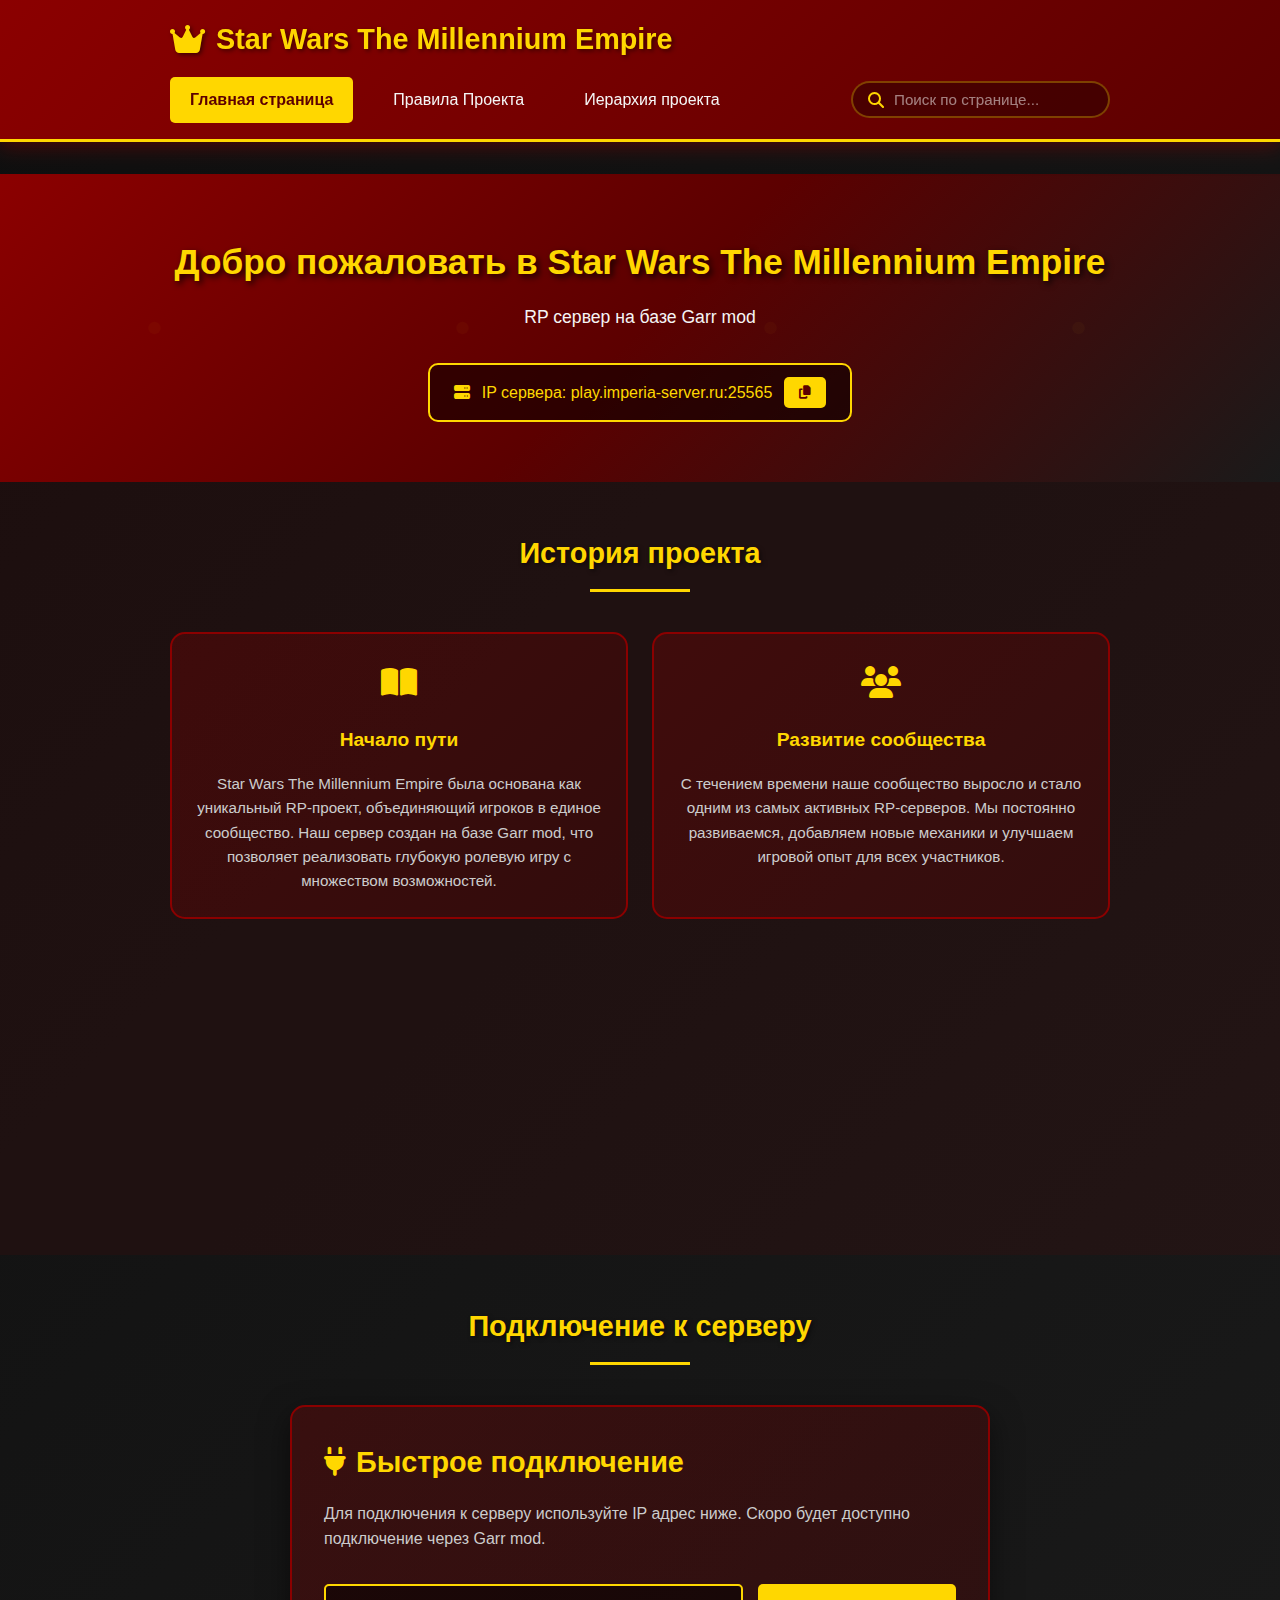
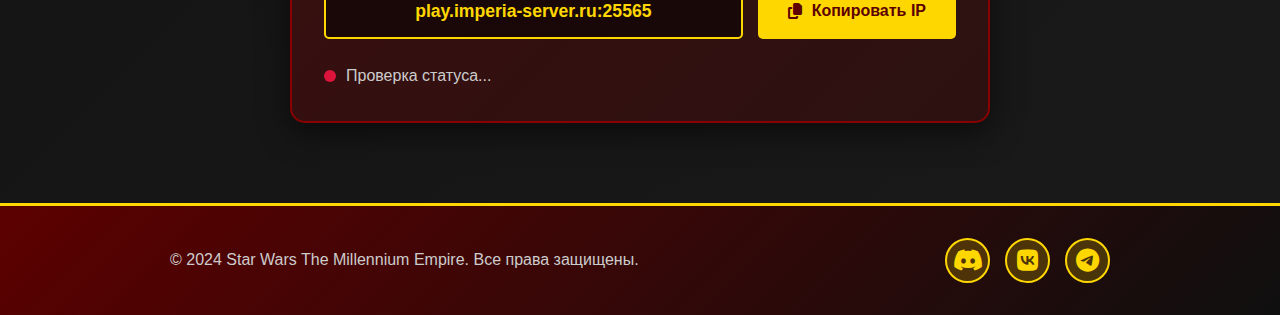
<file: index.html>
<!DOCTYPE html>
<html lang="ru">
<head>
    <meta charset="UTF-8">
    <meta name="viewport" content="width=device-width, initial-scale=1.0">
    <title>Star Wars The Millennium Empire - Главная страница</title>
    <link rel="stylesheet" href="styles.css">
    <link rel="stylesheet" href="https://cdnjs.cloudflare.com/ajax/libs/font-awesome/6.4.0/css/all.min.css">
</head>
<body>
    <!-- Шапка -->
    <header class="header">
        <div class="container">
            <div class="header-content">
                <div class="logo">
                    <i class="fas fa-crown"></i>
                    <span>Star Wars The Millennium Empire</span>
                </div>
                <nav class="nav">
                    <a href="index.html" class="nav-link active">Главная страница</a>
                    <a href="pravila.html" class="nav-link">Правила Проекта</a>
                    <a href="ierarhiya.html" class="nav-link">Иерархия проекта</a>
                </nav>
                <div class="search-container">
                    <div class="search-box">
                        <i class="fas fa-search search-icon"></i>
                        <input type="text" id="search-input" placeholder="Поиск по странице..." autocomplete="off">
                        <button class="search-clear" id="search-clear" style="display: none;">
                            <i class="fas fa-times"></i>
                        </button>
                    </div>
                    <div class="search-results" id="search-results"></div>
                </div>
                <div class="mobile-menu-toggle">
                    <i class="fas fa-bars"></i>
                </div>
            </div>
        </div>
    </header>

    <!-- Основной контент -->
    <main class="main-content">
        <!-- Баннер -->
        <section class="hero">
            <div class="hero-overlay"></div>
            <div class="container">
                <div class="hero-content">
                    <h1 class="hero-title">Добро пожаловать в Star Wars The Millennium Empire</h1>
                    <p class="hero-subtitle">RP сервер на базе Garr mod</p>
                    <div class="server-info">
                        <div class="server-ip">
                            <i class="fas fa-server"></i>
                            <span>IP сервера: <span id="server-ip">loading...</span></span>
                            <button class="copy-btn" onclick="copyIP()">
                                <i class="fas fa-copy"></i>
                            </button>
                        </div>
                    </div>
                </div>
            </div>
        </section>

        <!-- История проекта -->
        <section class="history-section">
            <div class="container">
                <h2 class="section-title">История проекта</h2>
                <div class="history-content">
                    <div class="history-card">
                        <div class="history-icon">
                            <i class="fas fa-book-open"></i>
                        </div>
                        <h3>Начало пути</h3>
                        <p>Star Wars The Millennium Empire была основана как уникальный RP-проект, объединяющий игроков в единое сообщество. Наш сервер создан на базе Garr mod, что позволяет реализовать глубокую ролевую игру с множеством возможностей.</p>
                    </div>
                    <div class="history-card">
                        <div class="history-icon">
                            <i class="fas fa-users"></i>
                        </div>
                        <h3>Развитие сообщества</h3>
                        <p>С течением времени наше сообщество выросло и стало одним из самых активных RP-серверов. Мы постоянно развиваемся, добавляем новые механики и улучшаем игровой опыт для всех участников.</p>
                    </div>
                    <div class="history-card">
                        <div class="history-icon">
                            <i class="fas fa-gem"></i>
                        </div>
                        <h3>Настоящее время</h3>
                        <p>Сегодня Star Wars The Millennium Empire - это не просто сервер, а целый мир с богатой историей, устоявшимися традициями и активным сообществом. Мы гордимся каждым игроком и стремимся создать лучший RP-опыт.</p>
                    </div>
                </div>
            </div>
        </section>

        <!-- Подключение к серверу -->
        <section class="connection-section">
            <div class="container">
                <h2 class="section-title">Подключение к серверу</h2>
                <div class="connection-box">
                    <div class="connection-info">
                        <h3><i class="fas fa-plug"></i> Быстрое подключение</h3>
                        <p>Для подключения к серверу используйте IP адрес ниже. Скоро будет доступно подключение через Garr mod.</p>
                        <div class="ip-display">
                            <input type="text" id="server-ip-input" value="loading..." readonly>
                            <button class="btn-primary" onclick="copyIP()">
                                <i class="fas fa-copy"></i> Копировать IP
                            </button>
                        </div>
                        <div class="status-indicator">
                            <span class="status-dot"></span>
                            <span id="server-status">Проверка статуса...</span>
                        </div>
                    </div>
                </div>
            </div>
        </section>
    </main>

    <!-- Подвал -->
    <footer class="footer">
        <div class="container">
            <div class="footer-content">
                <div class="footer-text">
                    <p>&copy; 2024 Star Wars The Millennium Empire. Все права защищены.</p>
                </div>
                <div class="footer-social">
                    <a href="#" class="social-link" title="Discord">
                        <i class="fab fa-discord"></i>
                    </a>
                    <a href="#" class="social-link" title="VKontakte">
                        <i class="fab fa-vk"></i>
                    </a>
                    <a href="#" class="social-link" title="Telegram">
                        <i class="fab fa-telegram"></i>
                    </a>
                </div>
            </div>
        </div>
    </footer>

    <script src="script.js"></script>
</body>
</html>
</file>
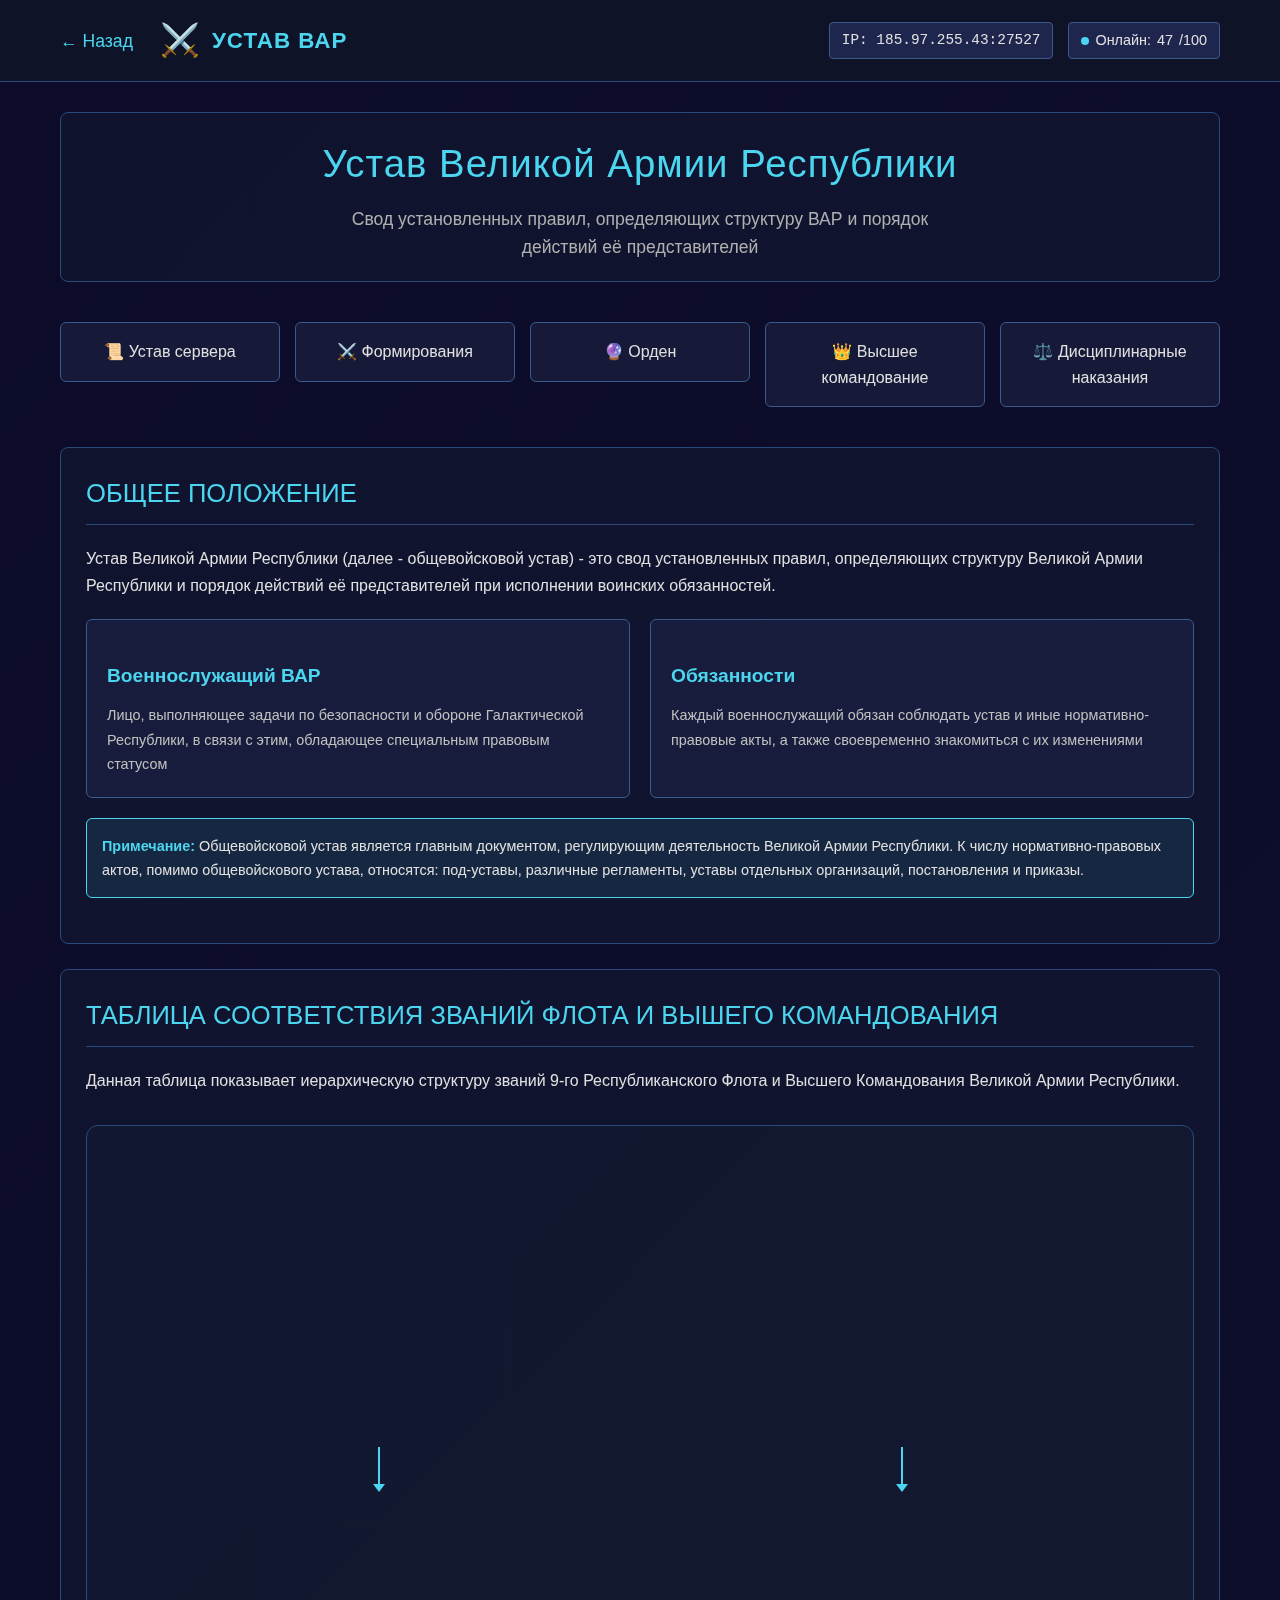
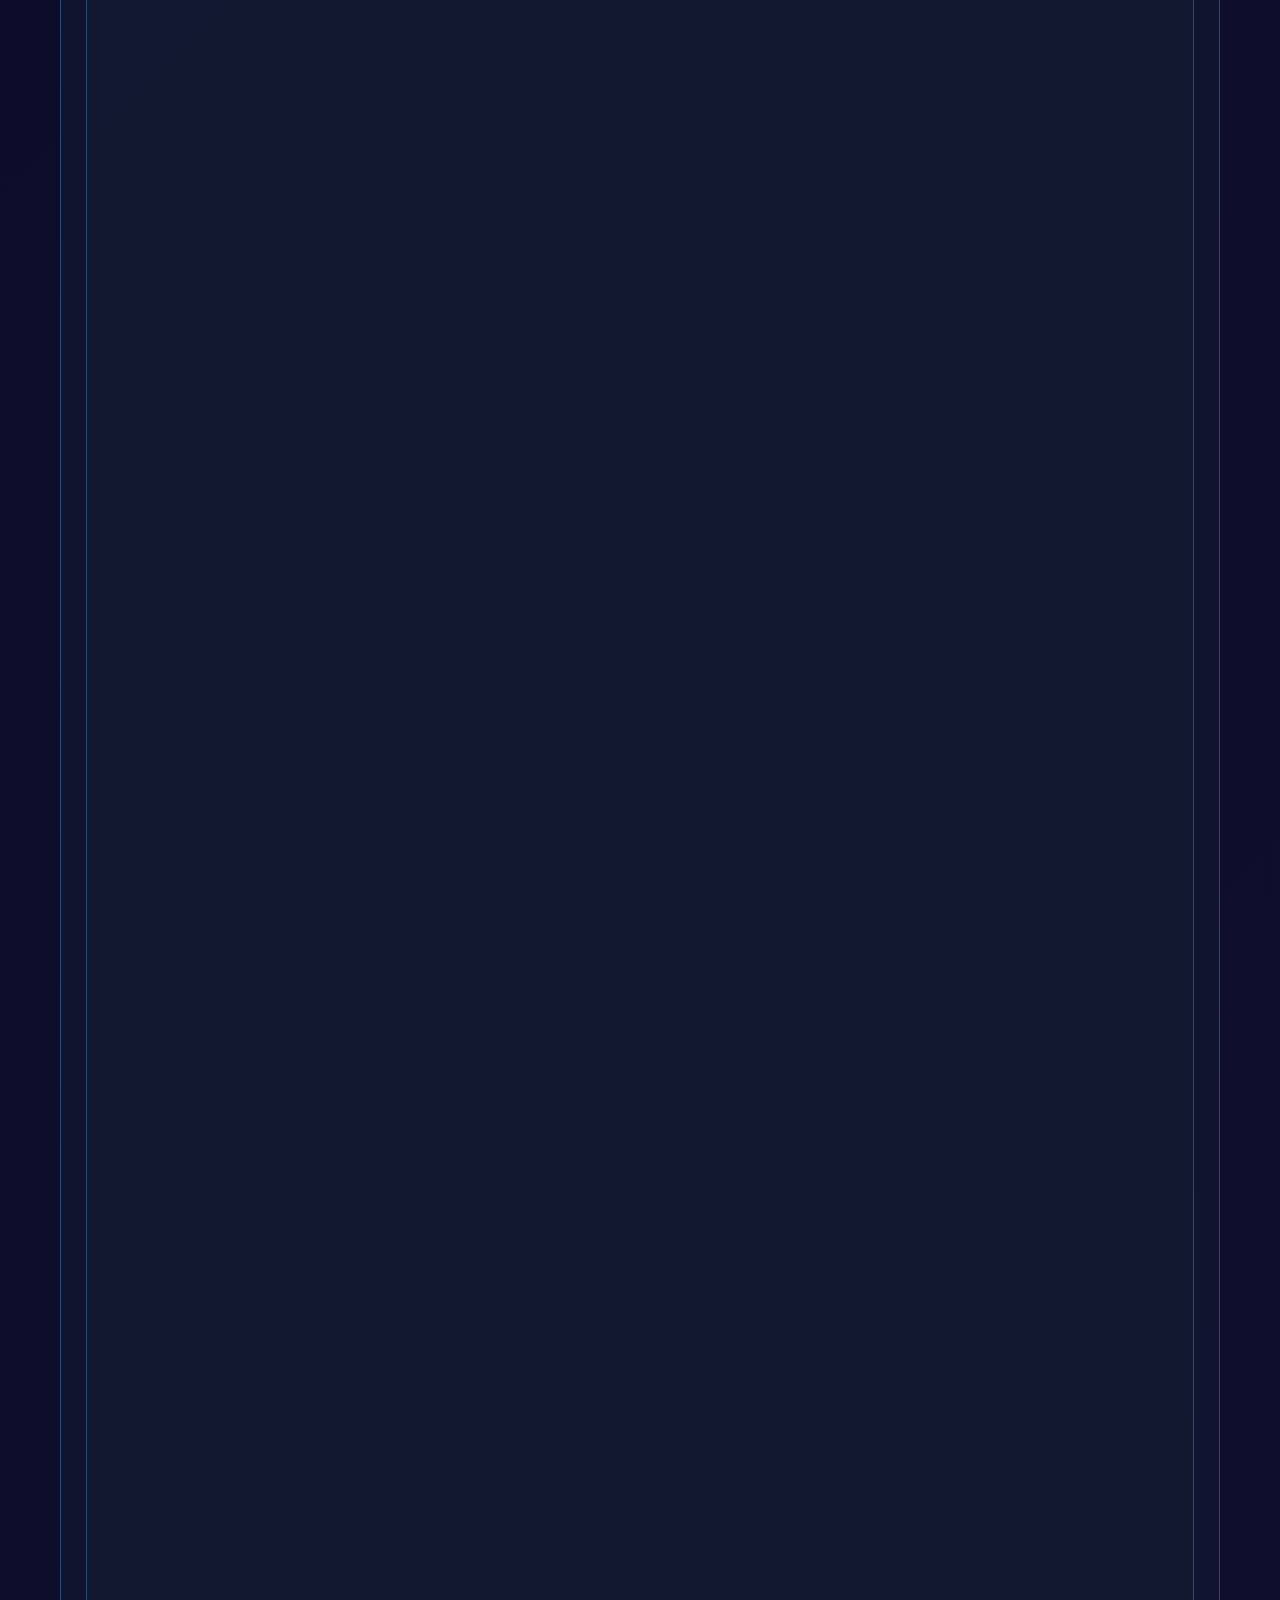
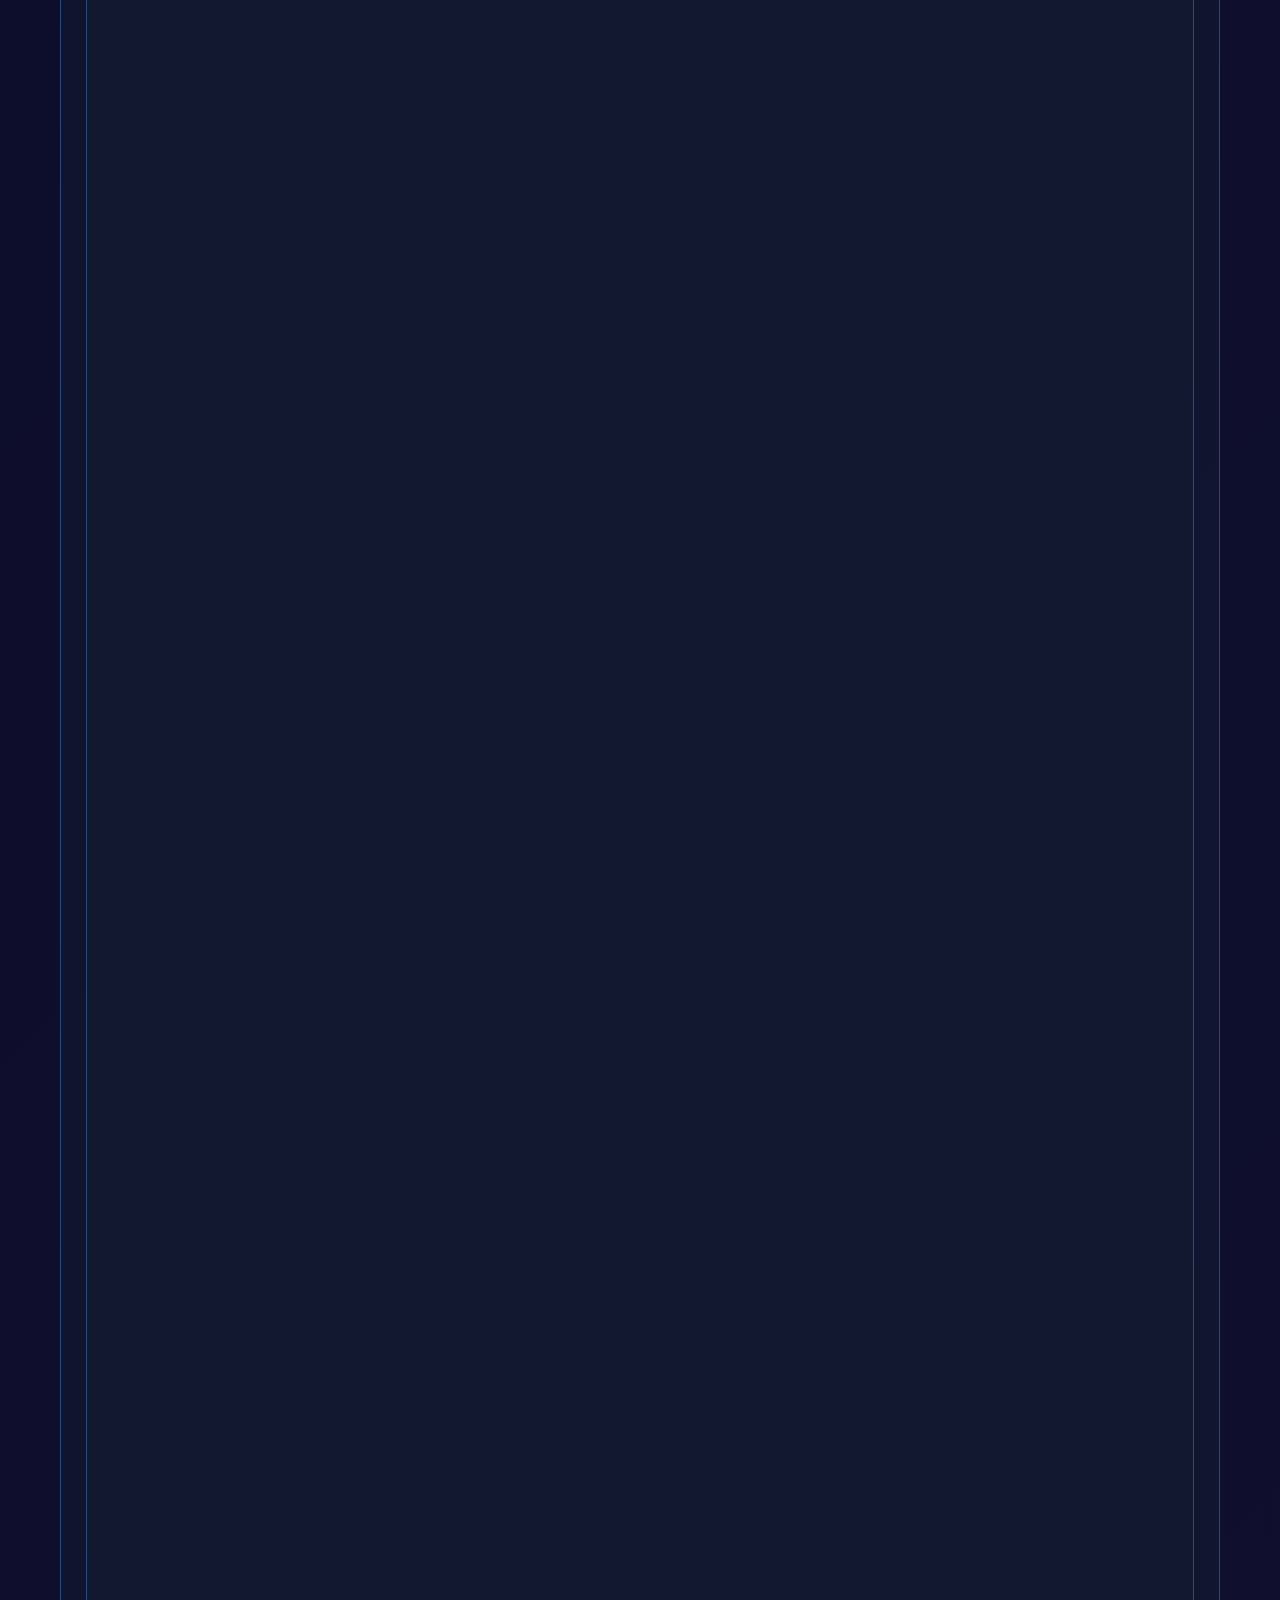
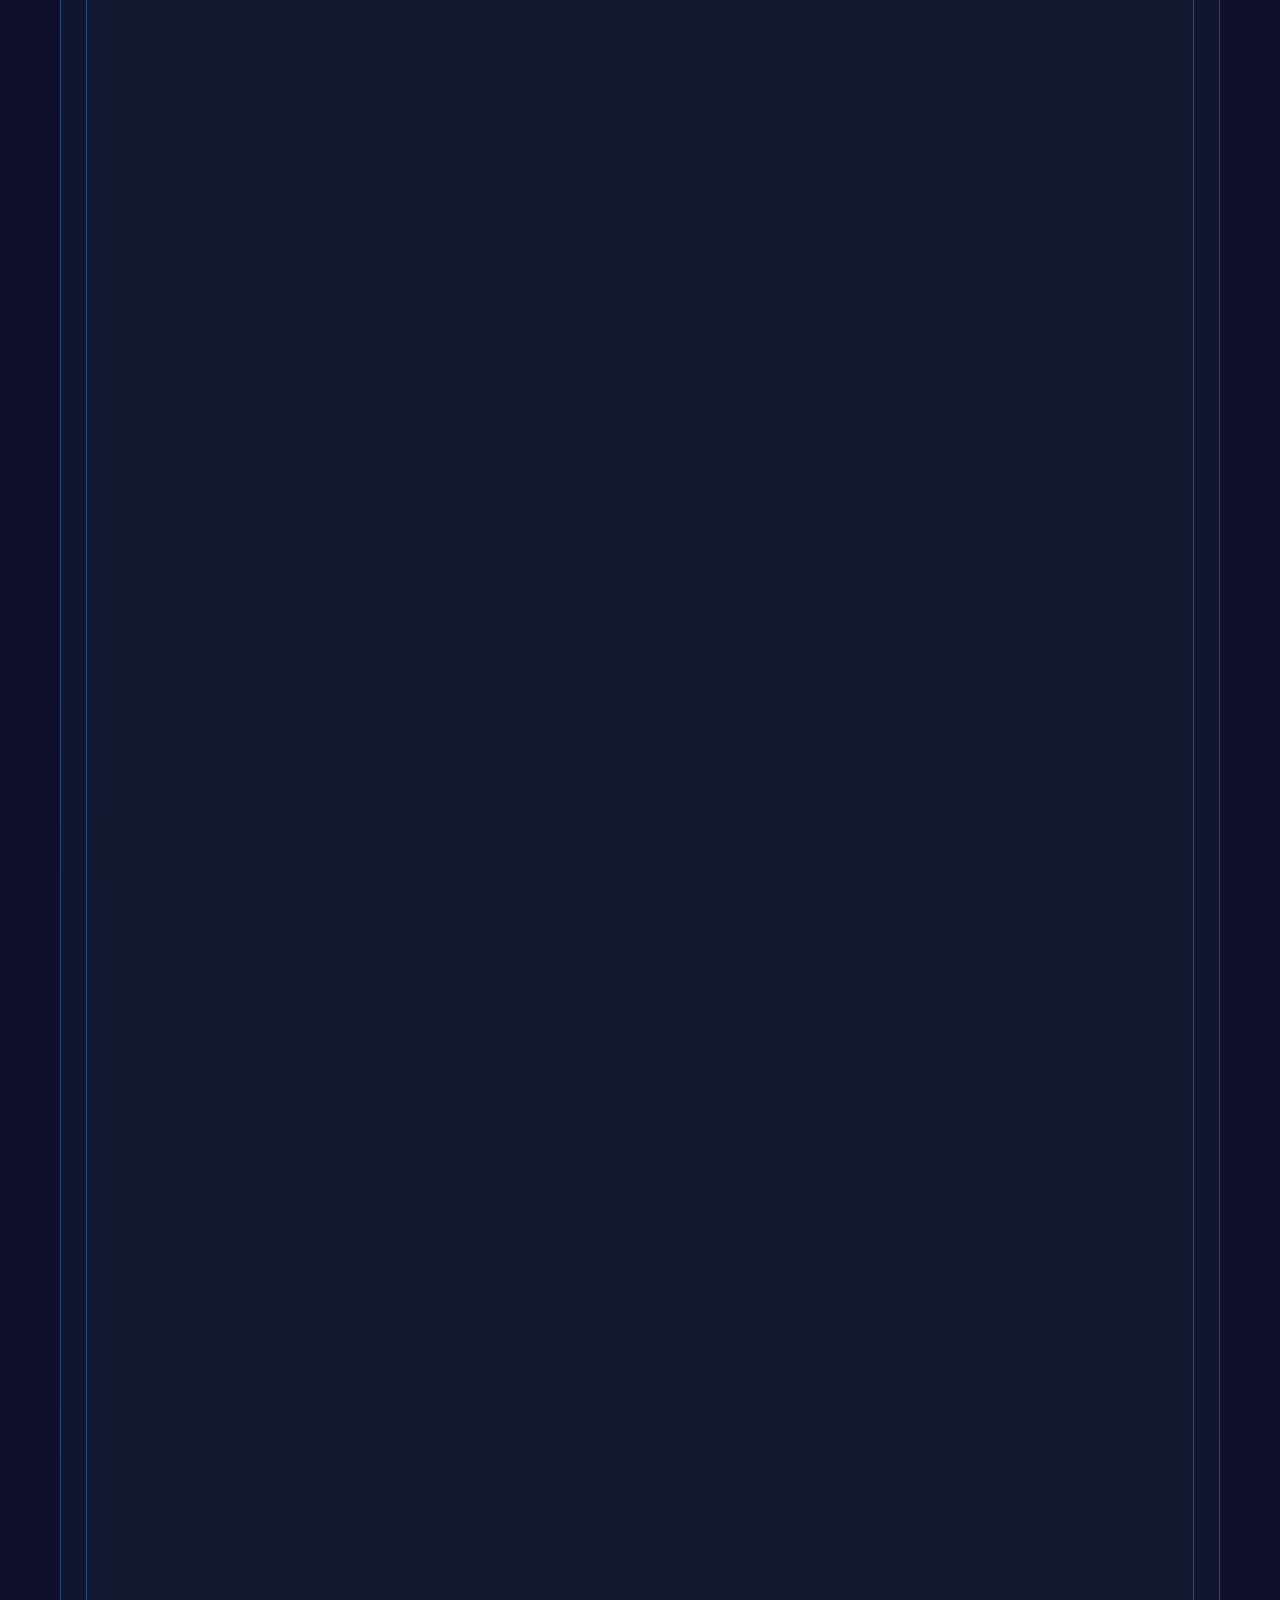
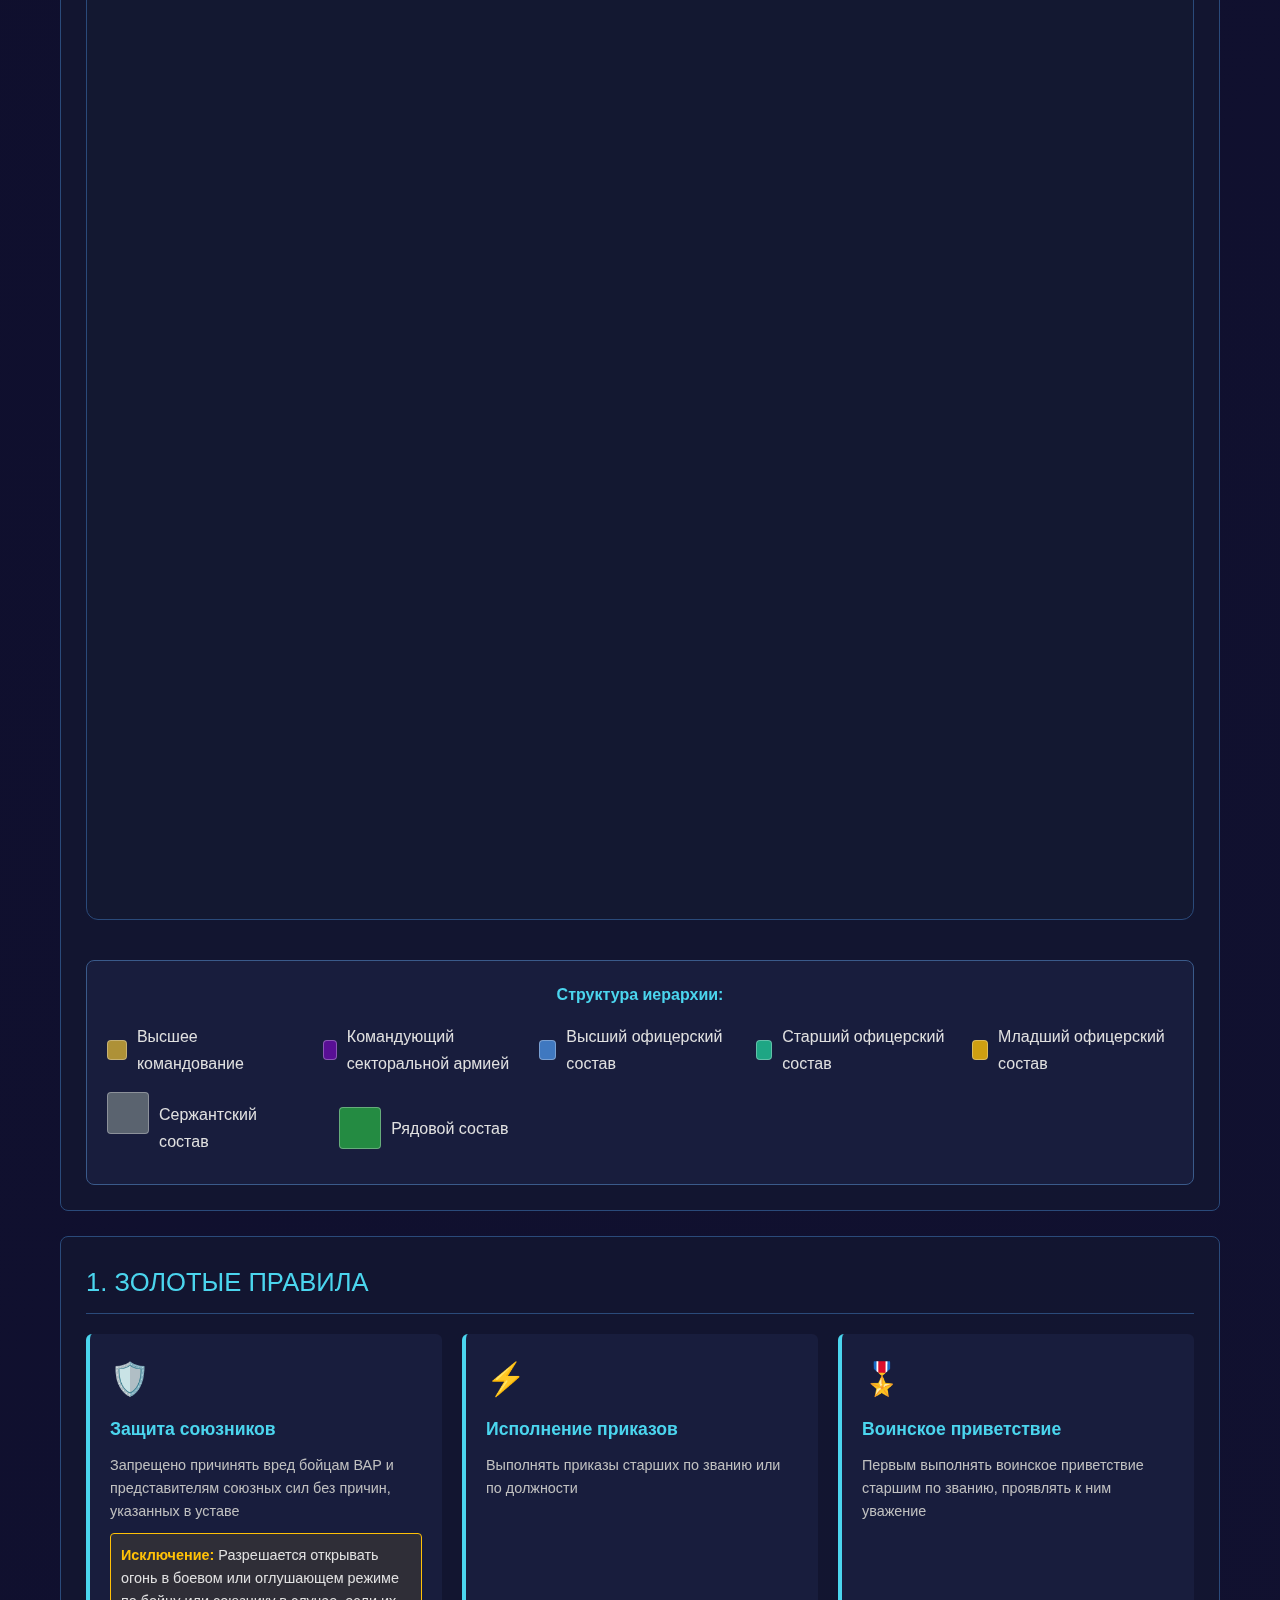
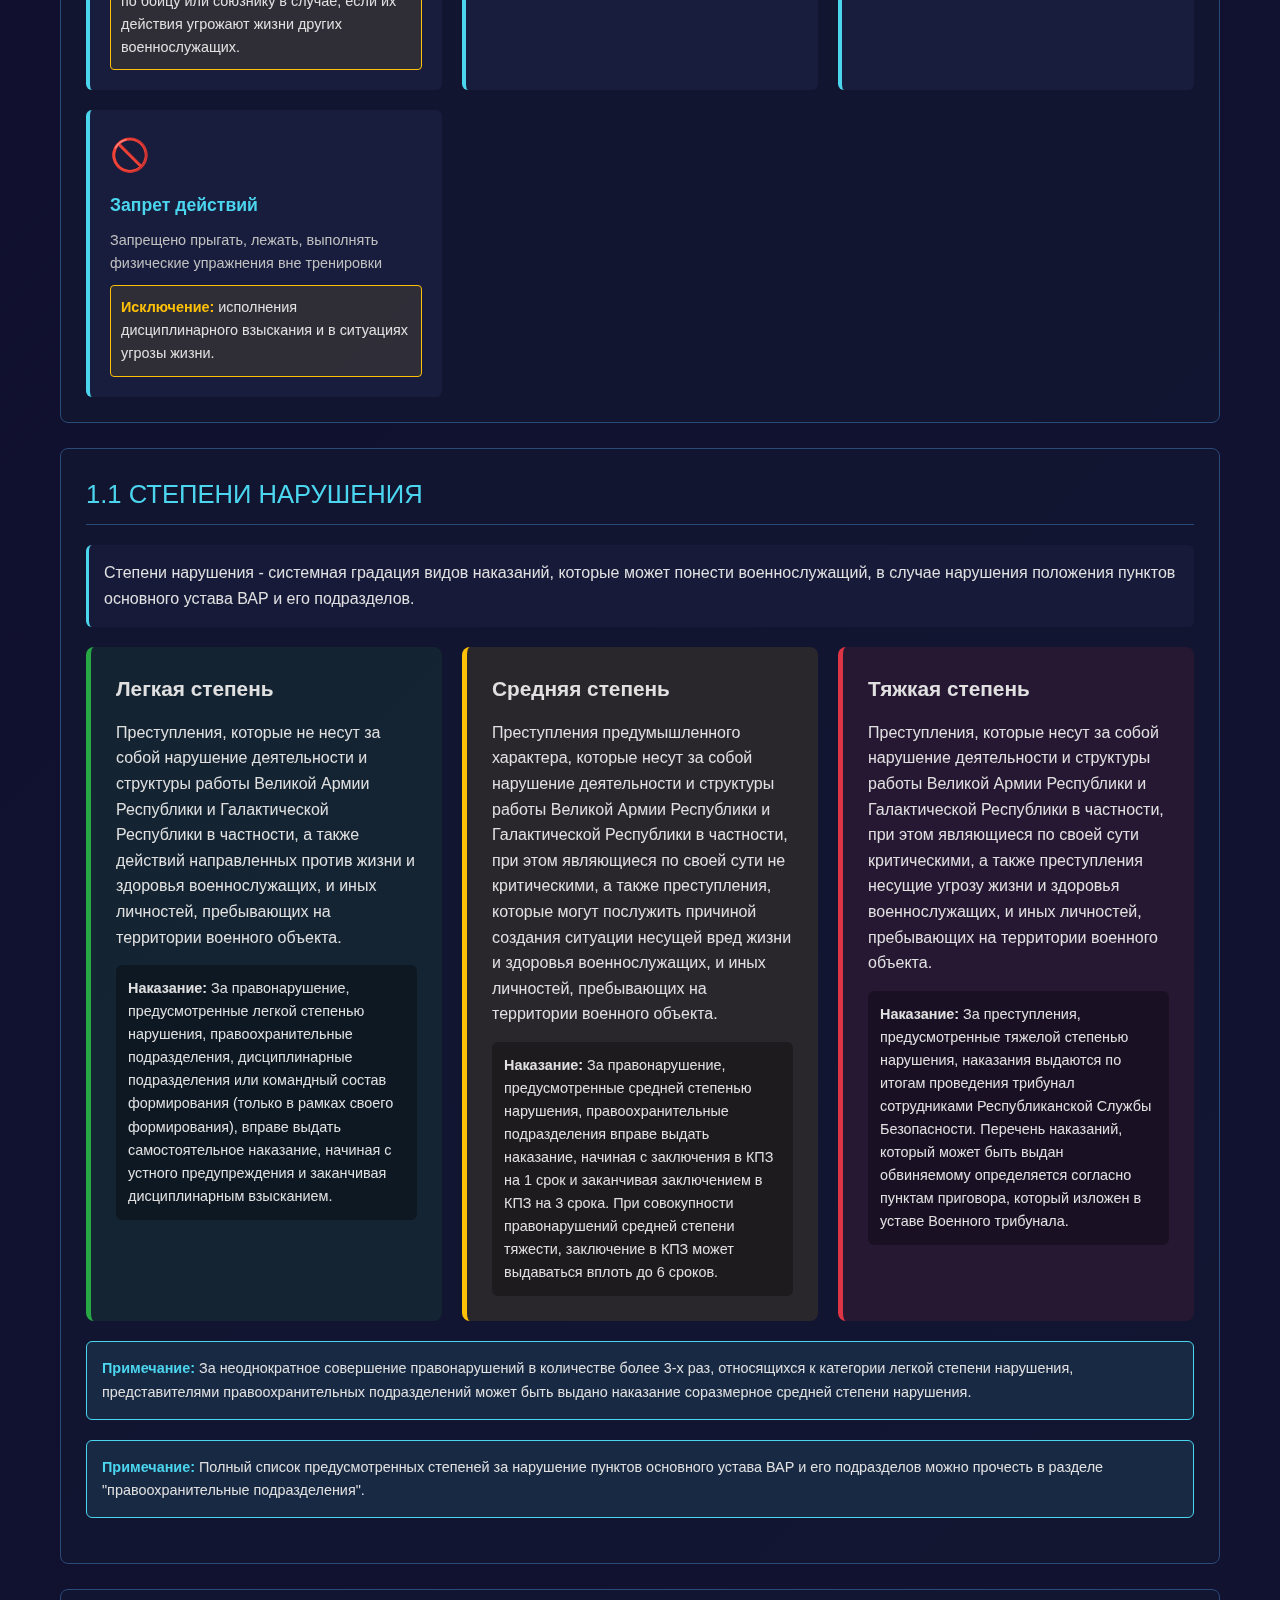
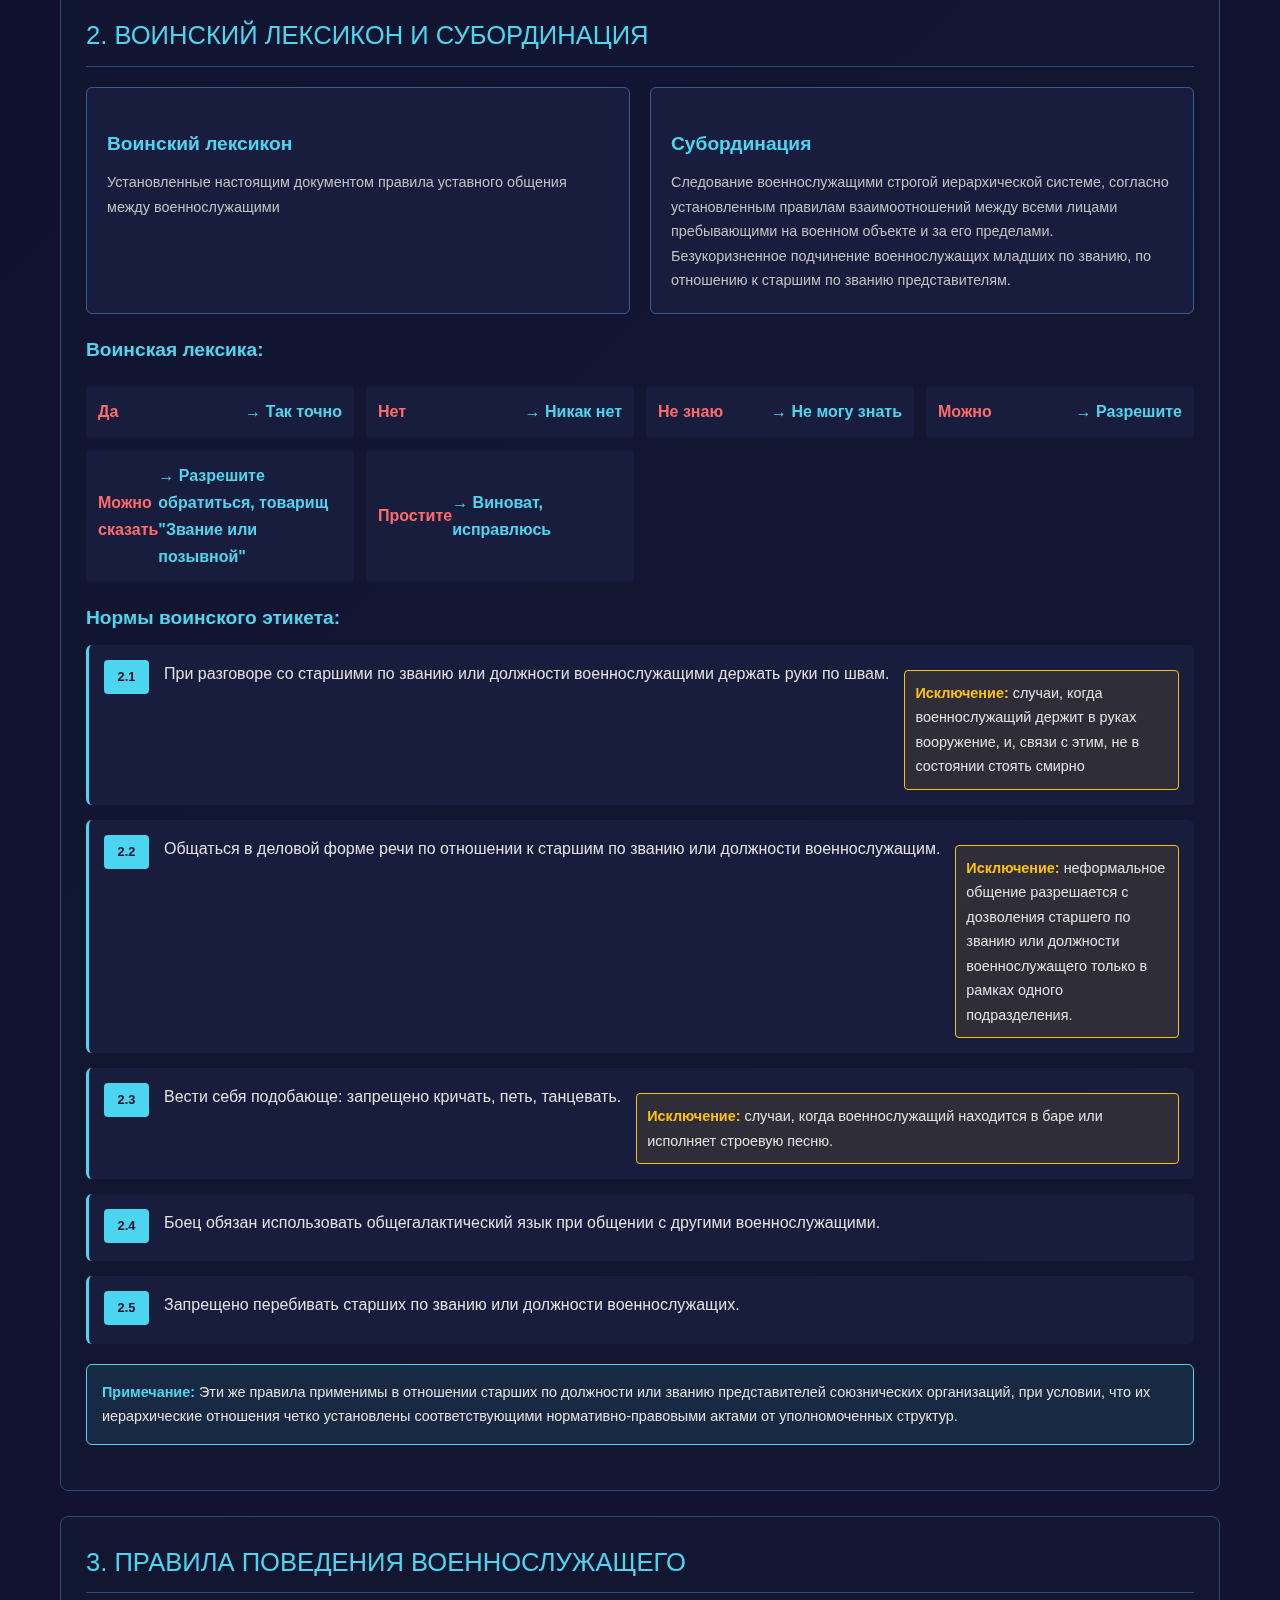
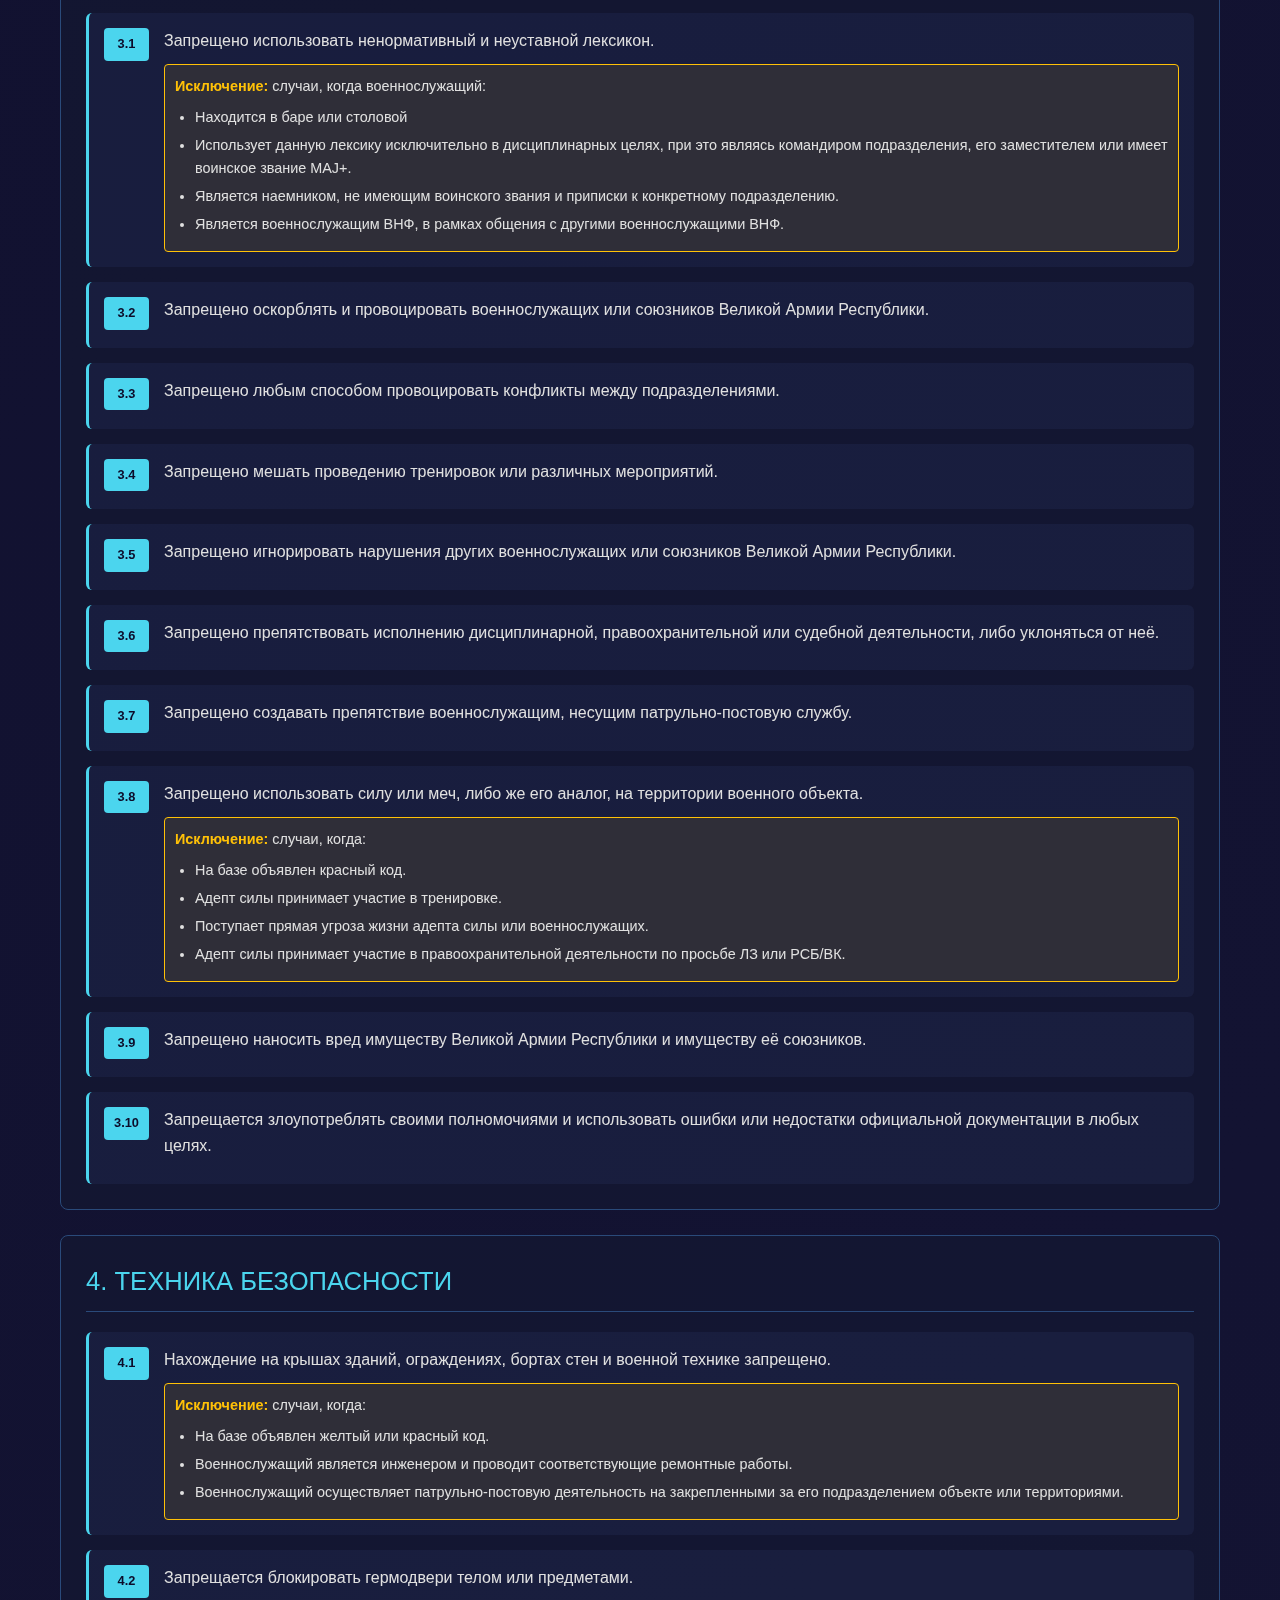
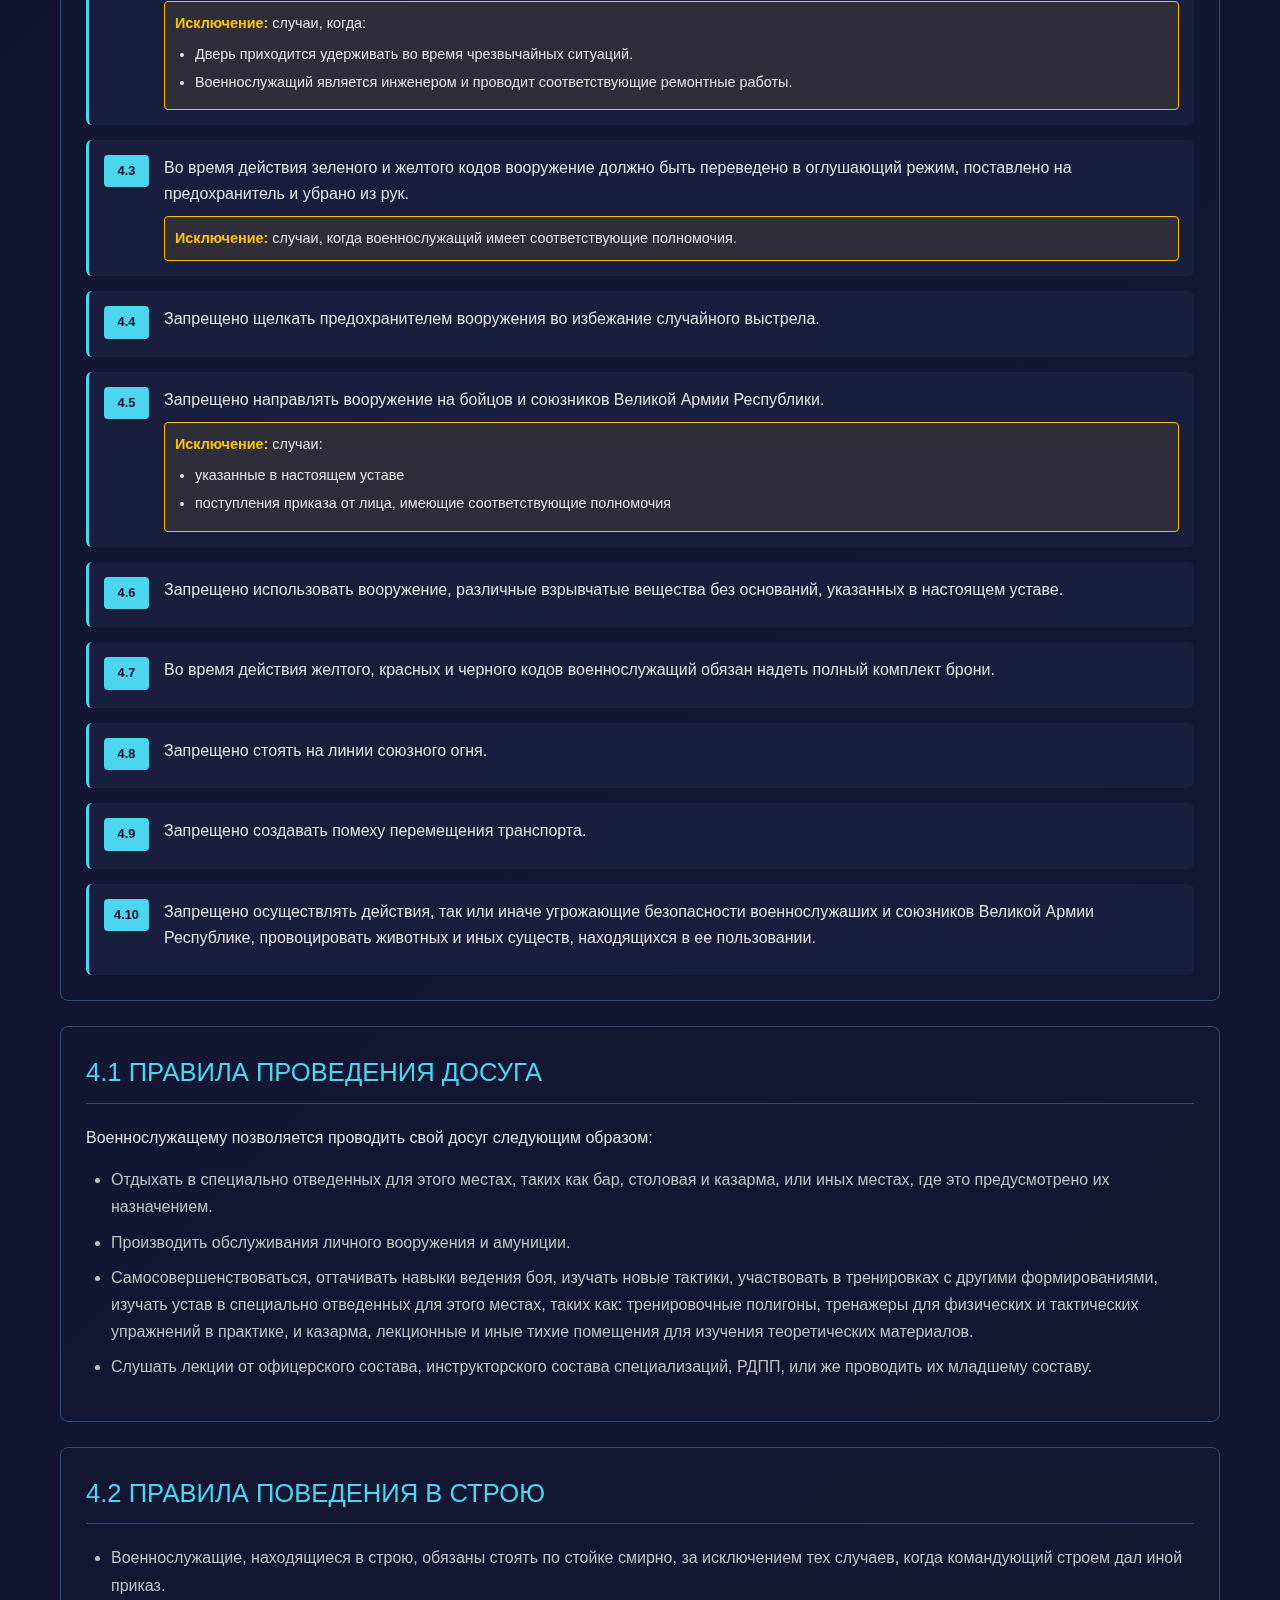
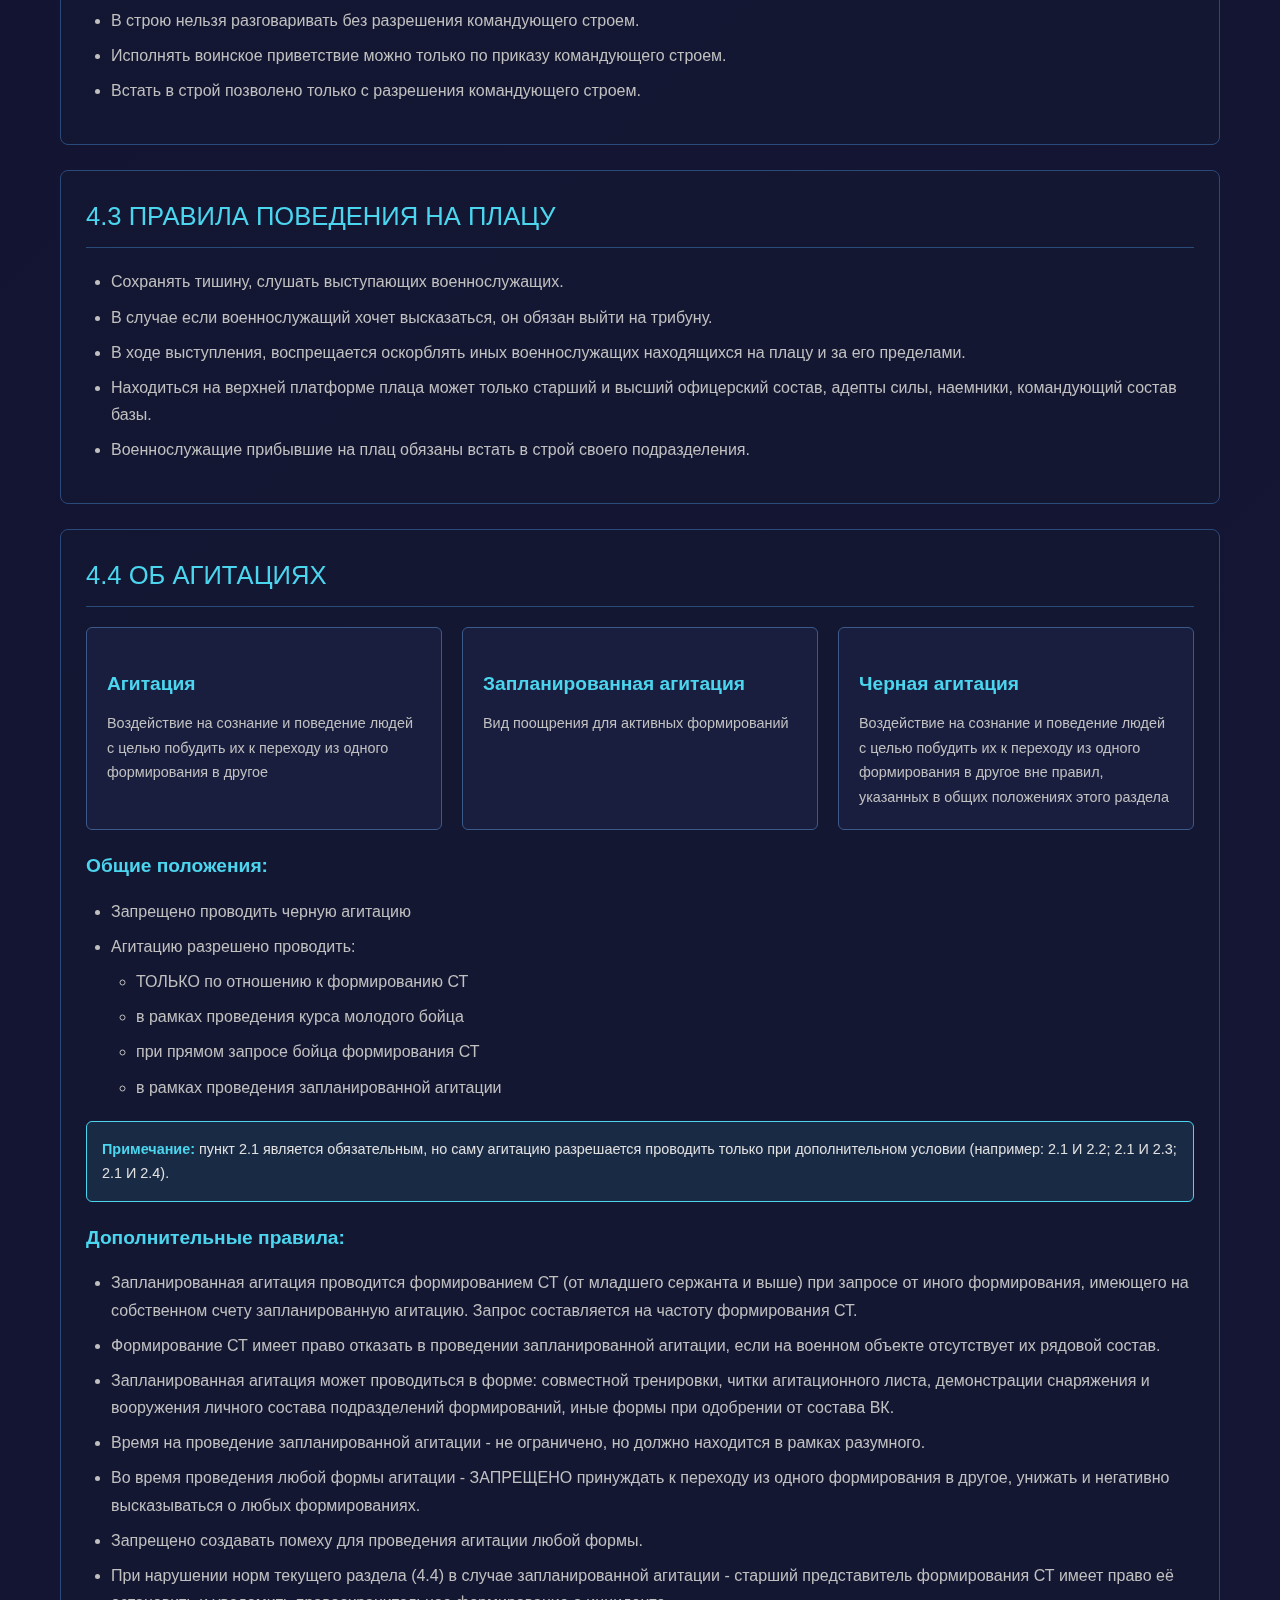
<file: charter.html>
<!DOCTYPE html>
<html lang="ru">
<head>
    <meta charset="UTF-8">
    <meta name="viewport" content="width=device-width, initial-scale=1.0">
    <title>Star Wars GMod - Устав Великой Армии Республики</title>
    <link rel="stylesheet" href="style.css">
</head>
    <body>
        <div class="stars" id="stars"></div>
        <header>
            <div class="container">
                <div class="logo">
                    <a href="index.html" class="back-button">← Назад</a>
                    <div class="logo-icon">⚔️</div>
                    <div class="logo-text">УСТАВ ВАР</div>
                </div>
                <div class="server-info">
                    <div class="server-ip">IP: 185.97.255.43:27527</div>
                    <div class="players-online">
                        <span class="online-dot"></span>
                        Онлайн: <span id="online-count">47</span>/100
                    </div>
                </div>
            </div>
        </header>

        <!-- Основной контент -->
        <main class="main-content">
            <div class="container">
                <div class="content-header">
                    <h1>Устав Великой Армии Республики</h1>
                    <p>Свод установленных правил, определяющих структуру ВАР и порядок действий её представителей</p>
                </div>
                <nav class="charter-nav">
                    <div class="nav-item" onmouseover="showCharterMenu()" onmouseout="hideCharterMenu()">
                        <span class="nav-title">📜 Устав сервера</span>
                        <div class="charter-menu" id="charterMenu">
                            <a href="#general-provisions" class="menu-item">Общее положение</a>
                            <a href="#rank-system" class="menu-item">Система званий Армии</a>
                            <a href="#golden-rules" class="menu-item">1. Золотые правила</a>
                            <a href="#violation-degrees" class="menu-item">1.1 Степени нарушения</a>
                            <a href="#military-lexicon" class="menu-item">2. Воинский лексикон</a>
                            <a href="#behavior-rules" class="menu-item">3. Правила поведения</a>
                            <a href="#safety-technique" class="menu-item">4. Техника безопасности</a>
                            <a href="#leisure-rules" class="menu-item">4.1 Правила досуга</a>
                            <a href="#formation-rules" class="menu-item">4.2 Правила в строю</a>
                            <a href="#parade-ground" class="menu-item">4.3 Правила на плацу</a>
                            <a href="#agitation" class="menu-item">4.4 Об агитациях</a>
                            <a href="#training-rules" class="menu-item">4.5 Правила тренировок</a>
                            <a href="#patrol-activity" class="menu-item">5. Патрульно-постовая деятельность</a>
                            <a href="#patrol-powers" class="menu-item">5.1 Полномочия патрульной службы</a>
                            <a href="#base-codes" class="menu-item">6. Коды состояния</a>
                            <a href="#pass-regime" class="menu-item">7. Пропускной режим</a>
                            <a href="#visit-regulations" class="menu-item">7.1 Регламент посещения</a>
                            <a href="#promotion-regulations" class="menu-item">8.1 Регламент повышения</a>
                            <a href="#command-staff" class="menu-item">8.2 Командный состав</a>
                            <a href="#mercenaries" class="menu-item">8.3 Наемники в ВАР</a>
                            <a href="#regulations" class="menu-item">9. Регламенты</a>
                            <a href="#transfer-regulations" class="menu-item">9.1 Регламент перевода</a>
                            <a href="#demotion-regulations" class="menu-item">9.2 Регламент снижения</a>
                            <a href="#specializations" class="menu-item">10. Специализации</a>
                            <a href="#documents" class="menu-item">11. Документы</a>
                        </div>
                    </div>
                    <div class="nav-item">
                        <a href="formations.html" class="nav-title">⚔️ Формирования</a>
                    </div>
                    
                    <div class="nav-item">
                        <a href="order.html" class="nav-title">🔮 Орден</a>
                    </div>
                    
                    <div class="nav-item">
                        <a href="command.html" class="nav-title">👑 Высшее командование</a>
                    </div>
                    
                    <div class="nav-item">
                        <a href="punishments.html" class="nav-title">⚖️ Дисциплинарные наказания</a>
                    </div>
                </nav>

                <!-- Содержание устава -->
                <div class="charter-content">
                    <!-- Общее положение -->
                    <section id="general-provisions" class="charter-section">
                        <h2>ОБЩЕЕ ПОЛОЖЕНИЕ</h2>
                        <div class="content-block">
                            <p>Устав Великой Армии Республики (далее - общевойсковой устав) - это свод установленных правил, определяющих структуру Великой Армии Республики и порядок действий её представителей при исполнении воинских обязанностей.</p>
                            
                            <div class="definition-grid">
                                <div class="definition-card">
                                    <h3>Военнослужащий ВАР</h3>
                                    <p>Лицо, выполняющее задачи по безопасности и обороне Галактической Республики, в связи с этим, обладающее специальным правовым статусом</p>
                                </div>
                                <div class="definition-card">
                                    <h3>Обязанности</h3>
                                    <p>Каждый военнослужащий обязан соблюдать устав и иные нормативно-правовые акты, а также своевременно знакомиться с их изменениями</p>
                                </div>
                            </div>

                            <div class="note-box">
                                <strong>Примечание:</strong> Общевойсковой устав является главным документом, регулирующим деятельность Великой Армии Республики. К числу нормативно-правовых актов, помимо общевойскового устава, относятся: под-уставы, различные регламенты, уставы отдельных организаций, постановления и приказы.
                            </div>
                        </div>
                    </section>
                    <section id="rank-system" class="charter-section">
    <h2>ТАБЛИЦА СООТВЕТСТВИЯ ЗВАНИЙ ФЛОТА И ВЫШЕГО КОМАНДОВАНИЯ</h2>
    <div class="content-block">
        <p>Данная таблица показывает иерархическую структуру званий 9-го Республиканского Флота и Высшего Командования Великой Армии Республики.</p>

        <div class="hierarchy-table">
            <!-- Верхний уровень - Высшее командование -->
            <div class="hierarchy-level supreme-command">
                <div class="level-label">ВЫСШЕЕ КОМАНДОВАНИЕ</div>
                <div class="command-center">
                    <div class="supreme-rank">
                        <div class="rank-badge supreme">[SCMD]</div>
                        <div class="rank-name">Секторальный Коммандер</div>
                        <div class="rank-description">Высшее командование сектора</div>
                    </div>
                </div>
            </div>

            <!-- Стрелка от MCOA к Moff -->
            <div class="command-arrow-single">
                <div class="arrow-down-center"></div>
                <div class="arrow-down-center"></div>
            </div>

            <div class="hierarchy-level high-command">
                <!-- Уровень Командующего секторальной армией -->
                <div class="hierarchy-level sector-command">
                    <div class="level-label">КОМАНДОВАНИЕ Наземными силами</div>
                    <div class="command-center">
                        <div class="supreme-rank">
                            <div class="rank-badge supreme">[MCOA]</div>
                            <div class="rank-name">Командующий секторальной армией</div>
                        </div>
                    </div>
                </div>

                <div class="hierarchy-level sector-command">
                    <div class="level-label">КОМАНДОВАНИЕ Флота</div>
                    <div class="command-center">
                        <div class="supreme-rank">
                            <div class="rank-badge supreme">[ADM]</div>
                            <div class="rank-name">Адмирал</div>
                        </div>
                    </div>
                </div>
            </div>
                
            <!-- Второй уровень - Высший офицерский состав -->
            <div class="hierarchy-level high-command">
                <div class="level-label">ВЫСШИЙ ОФИЦЕРСКИЙ СОСТАВ</div>

                <div class="ranks-row">
                    <div class="fleet-column">
                        <div class="rank-item">
                            <div class="rank-badge command">[VADM]</div>
                            <div class="rank-badge fleet">Вице-адмирал</div>
                        </div>
                    </div>
                    <div class="command-column">
                        <div class="rank-item">
                            <div class="rank-badge command">[MC]</div>
                            <div class="rank-name">Маршал-коммандер</div>
                        </div>
                    </div>
                </div>

                <div class="ranks-row">
                    <div class="fleet-column">
                        <div class="rank-item">
                            <div class="rank-badge command">[CADM]</div>
                            <div class="rank-badge fleet">Контр-адмирал</div>
                        </div>
                    </div>
                    <div class="command-column">
                        <div class="rank-item">
                            <div class="rank-badge command">[MAR]</div>
                            <div class="rank-name">Маршал</div>
                        </div>
                    </div>
                </div>
            </div>

            <!-- Третий уровень - Старший офицерский состав -->
            <div class="hierarchy-level senior-officer">
                <div class="level-label">СТАРШИЙ ОФИЦЕРСКИЙ СОСТАВ</div>

                <div class="ranks-row">
                    <div class="command-column">
                        <div class="rank-item empty">
                            <!-- Пустая ячейка -->
                        </div>
                    </div>
                    <div class="command-column">
                        <div class="rank-item">
                            <div class="rank-badge command">[CC]</div>
                            <div class="rank-name">Клон-коммандер</div>
                        </div>
                    </div>
                </div>

                <div class="ranks-row">
                    <div class="fleet-column">
                        <div class="rank-item">
                            <div class="rank-badge command">[COMD]</div>
                            <div class="rank-badge fleet">Коммодор</div>
                        </div>
                    </div>
                    <div class="command-column">
                        <div class="rank-item">
                            <div class="rank-badge command">[COL]</div>
                            <div class="rank-name">Полковник</div>
                        </div>
                    </div>
                </div>

                <div class="ranks-row">
                    <div class="fleet-column">
                        <div class="rank-item">
                            <div class="rank-badge command">[COM]</div>
                            <div class="rank-badge fleet">Командер</div>
                        </div>
                    </div>
                    <div class="command-column">
                        <div class="rank-item empty">
                            <!-- Пустая ячейка -->
                        </div>
                    </div>
                </div>

                <div class="ranks-row">
                    <div class="fleet-column">
                        <div class="rank-item">
                            <div class="rank-badge command">[CPTL]</div>
                            <div class="rank-badge fleet">Капитан-лейтенант</div>
                        </div>
                    </div>
                    <div class="command-column">
                        <div class="rank-item">
                            <div class="rank-badge command">[MAJ]</div>
                            <div class="rank-name">Майор</div>
                        </div>
                    </div>
                </div>
            </div>

            <!-- Четвертый уровень - Младший офицерский состав -->
            <div class="hierarchy-level junior-officer">
                <div class="level-label">МЛАДШИЙ ОФИЦЕРСКИЙ СОСТАВ</div>

                <div class="ranks-row">
                    <div class="command-column">
                        <div class="rank-item empty">
                            <!-- Пустая ячейка -->
                        </div>
                    </div>
                    <div class="command-column">
                        <div class="rank-item">
                            <div class="rank-badge command">[CPT]</div>
                            <div class="rank-name">Капитан</div>
                        </div>
                    </div>
                </div>

                <div class="ranks-row">
                    <div class="fleet-column">
                        <div class="rank-item">
                            <div class="rank-badge command">[SLT]</div>
                            <div class="rank-badge fleet">Старший лейтенант</div>
                        </div>
                    </div>
                    <div class="command-column">
                        <div class="rank-item">
                            <div class="rank-badge command">[SLT]</div>
                            <div class="rank-name">Старший лейтенант</div>
                        </div>
                    </div>
                </div>

                <div class="ranks-row">
                    <div class="fleet-column">
                        <div class="rank-item">
                            <div class="rank-badge command">[LT]</div>
                            <div class="rank-badge fleet">Лейтенант</div>
                        </div>
                    </div>
                    <div class="command-column">
                        <div class="rank-item">
                            <div class="rank-badge command">[LT]</div>
                            <div class="rank-name">Лейтенант</div>
                        </div>
                    </div>
                </div>

                <div class="ranks-row">
                    <div class="fleet-column">
                        <div class="rank-item">
                            <div class="rank-badge command">[JLT]</div>
                            <div class="rank-badge fleet">Младший лейтенант</div>
                        </div>
                    </div>
                    <div class="command-column">
                        <div class="rank-item">
                            <div class="rank-badge command">[JLT]</div>
                            <div class="rank-name">Младший лейтенант</div>
                        </div>
                    </div>
                </div>
            </div>

            <!-- Пятый уровень - Сержантский Состав -->
            <div class="hierarchy-level nco">
                <div class="level-label">Сержантский Состав</div>

                <div class="ranks-row">
                    <div class="fleet-column">
                        <div class="rank-item">
                            <div class="rank-badge command">[SMID]</div>
                            <div class="rank-badge fleet">Старший мичман</div>
                        </div>
                    </div>
                    <div class="command-column">
                        <div class="rank-item">
                            <div class="rank-badge command">[MSG]</div>
                            <div class="rank-name">Мастер-сержант</div>
                        </div>
                    </div>
                </div>

                <div class="ranks-row">
                    <div class="fleet-column">
                        <div class="rank-item">
                            <div class="rank-badge command">[MID]</div>
                            <div class="rank-badge fleet">Мичман</div>
                        </div>
                    </div>
                    <div class="command-column">
                        <div class="rank-item">
                            <div class="rank-badge command">[SSG]</div>
                            <div class="rank-name">Старший сержант</div>
                        </div>
                    </div>
                </div>

                <div class="ranks-row">
                    <div class="command-column">
                        <div class="rank-item empty">
                            <!-- Пустая ячейка -->
                        </div>
                    </div>
                    <div class="command-column">
                        <div class="rank-item">
                            <div class="rank-badge command">[SGT]</div>
                            <div class="rank-name">Сержант</div>
                        </div>
                    </div>
                </div>

                <div class="ranks-row">
                    <div class="fleet-column">
                        <div class="rank-item">
                            <div class="rank-badge command">[ENS]</div>
                            <div class="rank-badge fleet">Энсин</div>
                        </div>
                    </div>
                    <div class="command-column">
                        <div class="rank-item">
                            <div class="rank-badge command">[JSG]</div>
                            <div class="rank-name">Младший сержант</div>
                        </div>
                    </div>
                </div>
            </div>

            <!-- Шестой уровень - Рядовой состав -->
            <div class="hierarchy-level enlisted">
                <div class="level-label">РЯДОВОЙ СОСТАВ</div>

                <div class="ranks-row">
                    <div class="fleet-column">
                        <div class="rank-item">
                            <div class="rank-badge command">[SP]</div>
                            <div class="rank-badge fleet">Специалист</div>
                        </div>
                    </div>
                    <div class="command-column">
                        <div class="rank-item">
                            <div class="rank-badge command">[CPL]</div>
                            <div class="rank-name">Капрал</div>
                        </div>
                    </div>
                </div>

                <div class="ranks-row">
                    <div class="fleet-column">
                        <div class="rank-item">
                            <div class="rank-badge command">[SMAT]</div>
                            <div class="rank-badge fleet">Старший матрос</div>
                        </div>
                    </div>
                    <div class="command-column">
                        <div class="rank-item">
                            <div class="rank-badge command">[PFC]</div>
                            <div class="rank-name">Рядовой первого класса</div>
                        </div>
                    </div>
                </div>

                <div class="ranks-row">
                    <div class="fleet-column">
                        <div class="rank-item">
                            <div class="rank-badge command">[MAT]</div>
                            <div class="rank-badge fleet">Матрос</div>
                        </div>
                    </div>
                    <div class="command-column">
                        <div class="rank-item">
                            <div class="rank-badge command">[PVT]</div>
                            <div class="rank-name">Рядовой</div>
                        </div>
                    </div>
                </div>

                <div class="ranks-row">
                    <div class="fleet-column">
                        <div class="rank-item">
                            <div class="rank-badge command">[TRP]</div>
                            <div class="rank-badge fleet">Новобранец</div>
                            <div class="rank-description">Основной состав флота</div>
                        </div>
                    </div>
                    <div class="command-column">
                        <div class="rank-item">
                            <div class="rank-badge command">[TRP]</div>
                            <div class="rank-name">Рекрут</div>
                            <div class="rank-description">Новичок в Армии</div>
                        </div>
                    </div>
                </div>
            </div>
        </div>

        <div class="hierarchy-legend">
            <h4>Структура иерархии:</h4>
            <div class="legend-items">
                <div class="legend-item">
                    <span class="legend-color supreme"></span>
                    <span>Высшее командование</span>
                </div>
                <div class="legend-item">
                    <span class="legend-color sector"></span>
                    <span>Командующий секторальной армией</span>
                </div>
                <div class="legend-item">
                    <span class="legend-color high"></span>
                    <span>Высший офицерский состав</span>
                </div>
                <div class="legend-item">
                    <span class="legend-color senior"></span>
                    <span>Старший офицерский состав</span>
                </div>
                <div class="legend-item">
                    <span class="legend-color junior"></span>
                    <span>Младший офицерский состав</span>
                </div>
                <div class="legend-item">
                    <span class="legend-color nco"></span>
                    <span>Сержантский состав</span>
                </div>
                <div class="legend-item">
                    <span class="legend-color enlisted"></span>
                    <span>Рядовой состав</span>
                </div>
            </div>
        </div>
    </div>
</section>

                    <!-- Раздел 1 -->
                    <section id="golden-rules" class="charter-section">
                        <h2>1. ЗОЛОТЫЕ ПРАВИЛА</h2>
                        <div class="rules-grid">
                            <div class="rule-card">
                                <div class="rule-icon">🛡️</div>
                                <h3>Защита союзников</h3>
                                <p>Запрещено причинять вред бойцам ВАР и представителям союзных сил без причин, указанных в уставе</p>
                                <div class="exception">
                                    <strong>Исключение:</strong> Разрешается открывать огонь в боевом или оглушающем режиме по бойцу или союзнику в случае, если их действия угрожают жизни других военнослужащих.
                                </div>
                            </div>
                            <div class="rule-card">
                                <div class="rule-icon">⚡</div>
                                <h3>Исполнение приказов</h3>
                                <p>Выполнять приказы старших по званию или по должности</p>
                            </div>
                            <div class="rule-card">
                                <div class="rule-icon">🎖️</div>
                                <h3>Воинское приветствие</h3>
                                <p>Первым выполнять воинское приветствие старшим по званию, проявлять к ним уважение</p>
                            </div>
                            <div class="rule-card">
                                <div class="rule-icon">🚫</div>
                                <h3>Запрет действий</h3>
                                <p>Запрещено прыгать, лежать, выполнять физические упражнения вне тренировки</p>
                                <div class="exception">
                                    <strong>Исключение:</strong> исполнения дисциплинарного взыскания и в ситуациях угрозы жизни.
                                </div>
                            </div>
                        </div>
                    </section>

                    <!-- Раздел 1.1 -->
                    <section id="violation-degrees" class="charter-section">
                        <h2>1.1 СТЕПЕНИ НАРУШЕНИЯ</h2>
                        <div class="intro-text">
                            <p>Степени нарушения - системная градация видов наказаний, которые может понести военнослужащий, в случае нарушения положения пунктов основного устава ВАР и его подразделов.</p>
                        </div>
                        
                        <div class="violation-levels">
                            <div class="violation-card light">
                                <h3>Легкая степень</h3>
                                <p>Преступления, которые не несут за собой нарушение деятельности и структуры работы Великой Армии Республики и Галактической Республики в частности, а также действий направленных против жизни и здоровья военнослужащих, и иных личностей, пребывающих на территории военного объекта.</p>
                                <div class="punishment">
                                    <strong>Наказание:</strong> За правонарушение, предусмотренные легкой степенью нарушения, правоохранительные подразделения, дисциплинарные подразделения или командный состав формирования (только в рамках своего формирования), вправе выдать самостоятельное наказание, начиная с устного предупреждения и заканчивая дисциплинарным взысканием.
                                </div>
                            </div>
                            <div class="violation-card medium">
                                <h3>Средняя степень</h3>
                                <p>Преступления предумышленного характера, которые несут за собой нарушение деятельности и структуры работы Великой Армии Республики и Галактической Республики в частности, при этом являющиеся по своей сути не критическими, а также преступления, которые могут послужить причиной создания ситуации несущей вред жизни и здоровья военнослужащих, и иных личностей, пребывающих на территории военного объекта.</p>
                                <div class="punishment">
                                    <strong>Наказание:</strong> За правонарушение, предусмотренные средней степенью нарушения, правоохранительные подразделения вправе выдать наказание, начиная с заключения в КПЗ на 1 срок и заканчивая заключением в КПЗ на 3 срока. При совокупности правонарушений средней степени тяжести, заключение в КПЗ может выдаваться вплоть до 6 сроков.
                                </div>
                            </div>
                            <div class="violation-card heavy">
                                <h3>Тяжкая степень</h3>
                                <p>Преступления, которые несут за собой нарушение деятельности и структуры работы Великой Армии Республики и Галактической Республики в частности, при этом являющиеся по своей сути критическими, а также преступления несущие угрозу жизни и здоровья военнослужащих, и иных личностей, пребывающих на территории военного объекта.</p>
                                <div class="punishment">
                                    <strong>Наказание:</strong> За преступления, предусмотренные тяжелой степенью нарушения, наказания выдаются по итогам проведения трибунал сотрудниками Республиканской Службы Безопасности. Перечень наказаний, который может быть выдан обвиняемому определяется согласно пунктам приговора, который изложен в уставе Военного трибунала.
                                </div>
                            </div>
                        </div>

                        <div class="note-box">
                            <strong>Примечание:</strong> За неоднократное совершение правонарушений в количестве более 3-х раз, относящихся к категории легкой степени нарушения, представителями правоохранительных подразделений может быть выдано наказание соразмерное средней степени нарушения.
                        </div>

                        <div class="note-box">
                            <strong>Примечание:</strong> Полный список предусмотренных степеней за нарушение пунктов основного устава ВАР и его подразделов можно прочесть в разделе "правоохранительные подразделения".
                        </div>
                    </section>

                    <!-- Раздел 2 -->
                    <section id="military-lexicon" class="charter-section">
                        <h2>2. ВОИНСКИЙ ЛЕКСИКОН И СУБОРДИНАЦИЯ</h2>
                        <div class="content-block">
                            <div class="definition-grid">
                                <div class="definition-card">
                                    <h3>Воинский лексикон</h3>
                                    <p>Установленные настоящим документом правила уставного общения между военнослужащими</p>
                                </div>
                                <div class="definition-card">
                                    <h3>Субординация</h3>
                                    <p>Следование военнослужащими строгой иерархической системе, согласно установленным правилам взаимоотношений между всеми лицами пребывающими на военном объекте и за его пределами. Безукоризненное подчинение военнослужащих младших по званию, по отношению к старшим по званию представителям.</p>
                                </div>
                            </div>

                            <h3>Воинская лексика:</h3>
                            <div class="lexicon-grid">
                                <div class="lexicon-item">
                                    <span class="civilian">Да</span>
                                    <span class="military">→ Так точно</span>
                                </div>
                                <div class="lexicon-item">
                                    <span class="civilian">Нет</span>
                                    <span class="military">→ Никак нет</span>
                                </div>
                                <div class="lexicon-item">
                                    <span class="civilian">Не знаю</span>
                                    <span class="military">→ Не могу знать</span>
                                </div>
                                <div class="lexicon-item">
                                    <span class="civilian">Можно</span>
                                    <span class="military">→ Разрешите</span>
                                </div>
                                <div class="lexicon-item">
                                    <span class="civilian">Можно сказать</span>
                                    <span class="military">→ Разрешите обратиться, товарищ "Звание или позывной"</span>
                                </div>
                                <div class="lexicon-item">
                                    <span class="civilian">Простите</span>
                                    <span class="military">→ Виноват, исправлюсь</span>
                                </div>
                            </div>
                            
                            <h3>Нормы воинского этикета:</h3>
                            <div class="rules-list">
                                <div class="behavior-rule">
                                    <span class="rule-number">2.1</span>
                                    <p>При разговоре со старшими по званию или должности военнослужащими держать руки по швам.</p>
                                    <div class="exception">
                                        <strong>Исключение:</strong> случаи, когда военнослужащий держит в руках вооружение, и, связи с этим, не в состоянии стоять смирно
                                    </div>
                                </div>
                                <div class="behavior-rule">
                                    <span class="rule-number">2.2</span>
                                    <p>Общаться в деловой форме речи по отношении к старшим по званию или должности военнослужащим.</p>
                                    <div class="exception">
                                        <strong>Исключение:</strong> неформальное общение разрешается с дозволения старшего по званию или должности военнослужащего только в рамках одного подразделения.
                                    </div>
                                </div>
                                <div class="behavior-rule">
                                    <span class="rule-number">2.3</span>
                                    <p>Вести себя подобающе: запрещено кричать, петь, танцевать.</p>
                                    <div class="exception">
                                        <strong>Исключение:</strong> случаи, когда военнослужащий находится в баре или исполняет строевую песню.
                                    </div>
                                </div>
                                <div class="behavior-rule">
                                    <span class="rule-number">2.4</span>
                                    <p>Боец обязан использовать общегалактический язык при общении с другими военнослужащими.</p>
                                </div>
                                <div class="behavior-rule">
                                    <span class="rule-number">2.5</span>
                                    <p>Запрещено перебивать старших по званию или должности военнослужащих.</p>
                                </div>
                            </div>

                            <div class="note-box">
                                <strong>Примечание:</strong> Эти же правила применимы в отношении старших по должности или званию представителей союзнических организаций, при условии, что их иерархические отношения четко установлены соответствующими нормативно-правовыми актами от уполномоченных структур.
                            </div>
                        </div>
                    </section>

                    <!-- Раздел 3 -->
                    <section id="behavior-rules" class="charter-section">
                        <h2>3. ПРАВИЛА ПОВЕДЕНИЯ ВОЕННОСЛУЖАЩЕГО</h2>
                        <div class="rules-list">
                            <div class="behavior-rule">
                                <span class="rule-number">3.1</span>
                                <div>
                                    <p>Запрещено использовать ненормативный и неуставной лексикон.</p>
                                    <div class="exception">
                                        <strong>Исключение:</strong> случаи, когда военнослужащий:
                                        <ul>
                                            <li>Находится в баре или столовой</li>
                                            <li>Использует данную лексику исключительно в дисциплинарных целях, при это являясь командиром подразделения, его заместителем или имеет воинское звание MAJ+.</li>
                                            <li>Является наемником, не имеющим воинского звания и приписки к конкретному подразделению.</li>
                                            <li>Является военнослужащим ВНФ, в рамках общения с другими военнослужащими ВНФ.</li>
                                        </ul>
                                    </div>
                                </div>
                            </div>
                            <div class="behavior-rule">
                                <span class="rule-number">3.2</span>
                                <p>Запрещено оскорблять и провоцировать военнослужащих или союзников Великой Армии Республики.</p>
                            </div>
                            <div class="behavior-rule">
                                <span class="rule-number">3.3</span>
                                <p>Запрещено любым способом провоцировать конфликты между подразделениями.</p>
                            </div>
                            <div class="behavior-rule">
                                <span class="rule-number">3.4</span>
                                <p>Запрещено мешать проведению тренировок или различных мероприятий.</p>
                            </div>
                            <div class="behavior-rule">
                                <span class="rule-number">3.5</span>
                                <p>Запрещено игнорировать нарушения других военнослужащих или союзников Великой Армии Республики.</p>
                            </div>
                            <div class="behavior-rule">
                                <span class="rule-number">3.6</span>
                                <p>Запрещено препятствовать исполнению дисциплинарной, правоохранительной или судебной деятельности, либо уклоняться от неё.</p>
                            </div>
                            <div class="behavior-rule">
                                <span class="rule-number">3.7</span>
                                <p>Запрещено создавать препятствие военнослужащим, несущим патрульно-постовую службу.</p>
                            </div>
                            <div class="behavior-rule">
                                <span class="rule-number">3.8</span>
                                <div>
                                    <p>Запрещено использовать силу или меч, либо же его аналог, на территории военного объекта.</p>
                                    <div class="exception">
                                        <strong>Исключение:</strong> случаи, когда:
                                        <ul>
                                            <li>На базе объявлен красный код.</li>
                                            <li>Адепт силы принимает участие в тренировке.</li>
                                            <li>Поступает прямая угроза жизни адепта силы или военнослужащих.</li>
                                            <li>Адепт силы принимает участие в правоохранительной деятельности по просьбе ЛЗ или РСБ/ВК.</li>
                                        </ul>
                                    </div>
                                </div>
                            </div>
                            <div class="behavior-rule">
                                <span class="rule-number">3.9</span>
                                <p>Запрещено наносить вред имуществу Великой Армии Республики и имуществу её союзников.</p>
                            </div>
                            <div class="behavior-rule">
                                <span class="rule-number">3.10</span>
                                <p>Запрещается злоупотреблять своими полномочиями и использовать ошибки или недостатки официальной документации в любых целях.</p>
                            </div>
                        </div>
                    </section>

                    <!-- Раздел 4 -->
                    <section id="safety-technique" class="charter-section">
                        <h2>4. ТЕХНИКА БЕЗОПАСНОСТИ</h2>
                        <div class="rules-list">
                            <div class="behavior-rule">
                                <span class="rule-number">4.1</span>
                                <div>
                                    <p>Нахождение на крышах зданий, ограждениях, бортах стен и военной технике запрещено.</p>
                                    <div class="exception">
                                        <strong>Исключение:</strong> случаи, когда:
                                        <ul>
                                            <li>На базе объявлен желтый или красный код.</li>
                                            <li>Военнослужащий является инженером и проводит соответствующие ремонтные работы.</li>
                                            <li>Военнослужащий осуществляет патрульно-постовую деятельность на закрепленными за его подразделением объекте или территориями.</li>
                                        </ul>
                                    </div>
                                </div>
                            </div>
                            <div class="behavior-rule">
                                <span class="rule-number">4.2</span>
                                <div>
                                    <p>Запрещается блокировать гермодвери телом или предметами.</p>
                                    <div class="exception">
                                        <strong>Исключение:</strong> случаи, когда:
                                        <ul>
                                            <li>Дверь приходится удерживать во время чрезвычайных ситуаций.</li>
                                            <li>Военнослужащий является инженером и проводит соответствующие ремонтные работы.</li>
                                        </ul>
                                    </div>
                                </div>
                            </div>
                            <div class="behavior-rule">
                                <span class="rule-number">4.3</span>
                                <div>
                                    <p>Во время действия зеленого и желтого кодов вооружение должно быть переведено в оглушающий режим, поставлено на предохранитель и убрано из рук.</p>
                                    <div class="exception">
                                        <strong>Исключение:</strong> случаи, когда военнослужащий имеет соответствующие полномочия.
                                    </div>
                                </div>
                            </div>
                            <div class="behavior-rule">
                                <span class="rule-number">4.4</span>
                                <p>Запрещено щелкать предохранителем вооружения во избежание случайного выстрела.</p>
                            </div>
                            <div class="behavior-rule">
                                <span class="rule-number">4.5</span>
                                <div>
                                    <p>Запрещено направлять вооружение на бойцов и союзников Великой Армии Республики.</p>
                                    <div class="exception">
                                        <strong>Исключение:</strong> случаи:
                                        <ul>
                                            <li>указанные в настоящем уставе</li>
                                            <li>поступления приказа от лица, имеющие соответствующие полномочия</li>
                                        </ul>
                                    </div>
                                </div>
                            </div>
                            <div class="behavior-rule">
                                <span class="rule-number">4.6</span>
                                <p>Запрещено использовать вооружение, различные взрывчатые вещества без оснований, указанных в настоящем уставе.</p>
                            </div>
                            <div class="behavior-rule">
                                <span class="rule-number">4.7</span>
                                <p>Во время действия желтого, красных и черного кодов военнослужащий обязан надеть полный комплект брони.</p>
                            </div>
                            <div class="behavior-rule">
                                <span class="rule-number">4.8</span>
                                <p>Запрещено стоять на линии союзного огня.</p>
                            </div>
                            <div class="behavior-rule">
                                <span class="rule-number">4.9</span>
                                <p>Запрещено создавать помеху перемещения транспорта.</p>
                            </div>
                            <div class="behavior-rule">
                                <span class="rule-number">4.10</span>
                                <p>Запрещено осуществлять действия, так или иначе угрожающие безопасности военнослужаших и союзников Великой Армии Республике, провоцировать животных и иных существ, находящихся в ее пользовании.</p>
                            </div>
                        </div>
                    </section>

                    <!-- Раздел 4.1 -->
                    <section id="leisure-rules" class="charter-section">
                        <h2>4.1 ПРАВИЛА ПРОВЕДЕНИЯ ДОСУГА</h2>
                        <div class="content-block">
                            <p>Военнослужащему позволяется проводить свой досуг следующим образом:</p>
                            <ul>
                                <li>Отдыхать в специально отведенных для этого местах, таких как бар, столовая и казарма, или иных местах, где это предусмотрено их назначением.</li>
                                <li>Производить обслуживания личного вооружения и амуниции.</li>
                                <li>Самосовершенствоваться, оттачивать навыки ведения боя, изучать новые тактики, участвовать в тренировках с другими формированиями, изучать устав в специально отведенных для этого местах, таких как: тренировочные полигоны, тренажеры для физических и тактических упражнений в практике, и казарма, лекционные и иные тихие помещения для изучения теоретических материалов.</li>
                                <li>Слушать лекции от офицерского состава, инструкторского состава специализаций, РДПП, или же проводить их младшему составу.</li>
                            </ul>
                        </div>
                    </section>

                    <!-- Раздел 4.2 -->
                    <section id="formation-rules" class="charter-section">
                        <h2>4.2 ПРАВИЛА ПОВЕДЕНИЯ В СТРОЮ</h2>
                        <div class="content-block">
                            <ul>
                                <li>Военнослужащие, находящиеся в строю, обязаны стоять по стойке смирно, за исключением тех случаев, когда командующий строем дал иной приказ.</li>
                                <li>В строю нельзя разговаривать без разрешения командующего строем.</li>
                                <li>Исполнять воинское приветствие можно только по приказу командующего строем.</li>
                                <li>Встать в строй позволено только с разрешения командующего строем.</li>
                            </ul>
                        </div>
                    </section>

                    <!-- Раздел 4.3 -->
                    <section id="parade-ground" class="charter-section">
                        <h2>4.3 ПРАВИЛА ПОВЕДЕНИЯ НА ПЛАЦУ</h2>
                        <div class="content-block">
                            <ul>
                                <li>Сохранять тишину, слушать выступающих военнослужащих.</li>
                                <li>В случае если военнослужащий хочет высказаться, он обязан выйти на трибуну.</li>
                                <li>В ходе выступления, воспрещается оскорблять иных военнослужащих находящихся на плацу и за его пределами.</li>
                                <li>Находиться на верхней платформе плаца может только старший и высший офицерский состав, адепты силы, наемники, командующий состав базы.</li>
                                <li>Военнослужащие прибывшие на плац обязаны встать в строй своего подразделения.</li>
                            </ul>
                        </div>
                    </section>

                    <!-- Раздел 4.4 -->
                    <section id="agitation" class="charter-section">
                        <h2>4.4 ОБ АГИТАЦИЯХ</h2>
                        <div class="content-block">
                            <div class="definition-grid">
                                <div class="definition-card">
                                    <h3>Агитация</h3>
                                    <p>Воздействие на сознание и поведение людей с целью побудить их к переходу из одного формирования в другое</p>
                                </div>
                                <div class="definition-card">
                                    <h3>Запланированная агитация</h3>
                                    <p>Вид поощрения для активных формирований</p>
                                </div>
                                <div class="definition-card">
                                    <h3>Черная агитация</h3>
                                    <p>Воздействие на сознание и поведение людей с целью побудить их к переходу из одного формирования в другое вне правил, указанных в общих положениях этого раздела</p>
                                </div>
                            </div>

                            <h3>Общие положения:</h3>
                            <ul>
                                <li>Запрещено проводить черную агитацию</li>
                                <li>Агитацию разрешено проводить:
                                    <ul>
                                        <li>ТОЛЬКО по отношению к формированию СТ</li>
                                        <li>в рамках проведения курса молодого бойца</li>
                                        <li>при прямом запросе бойца формирования СТ</li>
                                        <li>в рамках проведения запланированной агитации</li>
                                    </ul>
                                </li>
                            </ul>

                            <div class="note-box">
                                <strong>Примечание:</strong> пункт 2.1 является обязательным, но саму агитацию разрешается проводить только при дополнительном условии (например: 2.1 И 2.2; 2.1 И 2.3; 2.1 И 2.4).
                            </div>

                            <h3>Дополнительные правила:</h3>
                            <ul>
                                <li>Запланированная агитация проводится формированием СТ (от младшего сержанта и выше) при запросе от иного формирования, имеющего на собственном счету запланированную агитацию. Запрос составляется на частоту формирования СТ.</li>
                                <li>Формирование СТ имеет право отказать в проведении запланированной агитации, если на военном объекте отсутствует их рядовой состав.</li>
                                <li>Запланированная агитация может проводиться в форме: совместной тренировки, читки агитационного листа, демонстрации снаряжения и вооружения личного состава подразделений формирований, иные формы при одобрении от состава ВК.</li>
                                <li>Время на проведение запланированной агитации - не ограничено, но должно находится в рамках разумного.</li>
                                <li>Во время проведения любой формы агитации - ЗАПРЕЩЕНО принуждать к переходу из одного формирования в другое, унижать и негативно высказываться о любых формированиях.</li>
                                <li>Запрещено создавать помеху для проведения агитации любой формы.</li>
                                <li>При нарушении норм текущего раздела (4.4) в случае запланированной агитации - старший представитель формирования СТ имеет право её остановить и уведомить правоохранительное формирование о инциденте.</li>
                            </ul>
                        </div>
                    </section>

                    <!-- Раздел 4.5 -->
                    <section id="training-rules" class="charter-section">
                        <h2>4.5 ПРАВИЛА ПРОВЕДЕНИЯ ТРЕНИРОВОК</h2>
                        <div class="content-block">
                            <ul>
                                <li>Тренировки могут проводиться военнослужащими в звании [CPL] - Капрал и выше.</li>
                                <li>Тренировки проводятся для 2-х клонов и более.</li>
                                <li>Тренировки не должны нести угрозу жизни иных военнослужащих и инфраструктуре военного объекта Великой Армии Республики.</li>
                                <li>Во время тренировки военнослужащий, организовавший тренировку, имеет право потребовать у иных военнослужащих, которые не принимают участие в производимой тренировке, покинуть территорию проведения данного мероприятия.</li>
                                <li>При начале, а также в конце проведения тренировки, военнослужащий, ответственный за проведение данного мероприятия, обязан отправить соответствующее извещение через КПК на открытую радиоволну военного объекта о производимом событии.</li>
                                <li>Тренировки могут проводиться только в специально отведенных местах, такие как пески, тренировочный комплекс, зал симуляций, цитадель, стрельбище, территория с разметкой построений вблизь казармы СТ, внутренние территории аванпостов, аккламатор или венатор, а также за пределами военного объекта и аванпостов.</li>
                            </ul>

                            <div class="exception">
                                <strong>Исключение:</strong> ситуация, в ходе которой проведение тренировки вне указанных мест было одобрено сотрудниками Высшего Командования, или Республиканской Службой Безопасности.
                            </div>
                        </div>
                    </section>

                                    <!-- Раздел 5 -->
                    <section id="patrol-activity" class="charter-section">
                        <h2>5. ПАТРУЛЬНО-ПОСТОВАЯ ДЕЯТЕЛЬНОСТЬ</h2>
                        <div class="content-block">
                            <div class="definition-grid">
                                <div class="definition-card">
                                    <h3>Постовой/Караульный/Часовой</h3>
                                    <p>Военнослужащий Великой Армии Республики, выполняющий возложенную на него боевую задачу по охране, обороне порученного ему поста, либо же ведущего патрулирование порученной ему территории.</p>
                                </div>
                                <div class="definition-card">
                                    <h3>Пост</h3>
                                    <p>Место, порученное для охраны и обороны военнослужащему, на которого были возложены обязанности постового, а также место или участок местности, на котором вышеуказанное лицо получает ряд полномочий, которые могут быть применены при определенных условиях.</p>
                                </div>
                            </div>

                            <p>Патрульно-постовая деятельность должна проводиться ежедневно внутри каждого формирования на вверенных им постах.</p>

                            <div class="note-box">
                                <strong>Примечание:</strong> Об актуальной привязке формирований к местам несения патрульно-постовой деятельности сообщают в новостях армии.
                            </div>

                            <div class="note-box">
                                <strong>Примечание:</strong> Назначением на патрульно-постовую службу занимаются военнослужащие соответствующего подразделения со звания [JSG] - Младший сержант. При отсутствии вышеуказанных военнослужащих на территории военного объекта, разрешение на осуществление патрульно-постовой деятельности можно получить посредством приказа переданного через Закрытый канал связи.
                            </div>
                        </div>
                    </section>

                    <!-- Раздел 5.1 -->
                    <section id="patrol-powers" class="charter-section">
                        <h2>5.1 ПОЛНОМОЧИЯ И ОБЯЗАННОСТИ ПРИ НЕСЕНИИ ПАТРУЛЬНО-ПОСТОВОЙ СЛУЖБЫ</h2>
                        <div class="rules-list">
                            <div class="behavior-rule">
                                <span class="rule-number">5.1.1</span>
                                <p>Военнослужащий, начинающий или заканчивающий выполнение патрульно-постовой деятельности обязан уведомить об этом в рацию своего формирования согласно форме оповещения, изложенной в настоящем документе.</p>
                            </div>
                            <div class="behavior-rule">
                                <span class="rule-number">5.1.2</span>
                                <p>При выполнении патрульно-постовой деятельности военнослужащий обязан раз в десять минут уведомлять о состоянии доверенного ему поста согласно форме оповещения, изложенной в настоящем документе.</p>
                            </div>
                            <div class="behavior-rule">
                                <span class="rule-number">5.1.3</span>
                                <div>
                                    <p>Военнослужащий, несущий постовую службу обязан запрашивать самоидентификацию находящихся на его участке иных военнослужащих. В самоидентификацию входят предъявление документов, а также снятие шлема.</p>
                                    <div class="note-box">
                                        <strong>Примечание:</strong> Представители РСБ и ВК не обязаны снимать шлем и предъявлять документы. Бойцы БСО и Сенатских Командос не обязаны снимать шлем.
                                    </div>
                                </div>
                            </div>
                            <div class="behavior-rule">
                                <span class="rule-number">5.1.4</span>
                                <p>Военнослужащий, несущий патрульно-постовую службу обязан быть в полном комплекте брони и иметь при себе вооружение для исполнение обязанностей патрульного или постового.</p>
                            </div>
                            <div class="behavior-rule">
                                <span class="rule-number">5.1.5</span>
                                <p>Военнослужащий, несущий патрульную службу, имеет право запросить самоидентификацию у подозрительных лиц. В самоидентификацию входят предъявление документов, а также снятие шлема.</p>
                            </div>
                            <div class="behavior-rule">
                                <span class="rule-number">5.1.6</span>
                                <p>Военнослужащий, выполняющий патрульно-постовую деятельность, имеет право задержать нарушителя на своём участке путем применением вооружения в оглушающем режиме до прибытия представителей Легиона Защиты/Корусантской Гвардии.</p>
                            </div>
                            <div class="behavior-rule">
                                <span class="rule-number">5.1.7</span>
                                <p>Военнослужащий, выполняющий патрульно-постовую деятельность обязан держать оружие в руках, на предохранителе, предварительно поставив его в оглушающий режим.</p>
                            </div>
                            <div class="behavior-rule">
                                <span class="rule-number">5.1.8</span>
                                <p>Военнослужащему, выполняющему патрульно-постовую деятельность, запрещается слушать музыку, многократно использовать предохранитель вооружения.</p>
                            </div>
                            <div class="behavior-rule">
                                <span class="rule-number">5.1.9</span>
                                <div>
                                    <p>Назначать бойцов на патрульно-постовую деятельность разрешается минимум двух военнослужащих.</p>
                                    <div class="exception">
                                        <strong>Исключение:</strong> ситуация, если боец самостоятельно изъявил желание встать на пост.
                                    </div>
                                </div>
                            </div>
                            <div class="behavior-rule">
                                <span class="rule-number">5.1.10</span>
                                <p>Военнослужащий, выполняющий патрульно-постовую деятельность имеет право не исполнять воинское приветствие старшим по званию или должности военнослужащим.</p>
                            </div>
                        </div>

                        <h3>Форма оповещения:</h3>
                        <div class="notification-examples">
                            <div class="notification-example">
                                <code>[Звание-номер][Название формирования][Заступил на пост/патруль:][Состав:][Код:][Поставил:]</code>
                            </div>
                            <div class="notification-example">
                                <code>[Звание-номер][Название формирования][Пост/Патруль:][Состав:][Код:][Поставил:]</code>
                            </div>
                            <div class="notification-example">
                                <code>[Звание-номер][Название формирования][Снимаюсь с поста/патруля][Код:][Причина:]</code>
                            </div>
                        </div>
                    </section>

                    <!-- Раздел 6 -->
                    <section id="base-codes" class="charter-section">
                        <h2>6. КОДЫ СОСТОЯНИЯ ВОЕННОГО ОБЪЕКТА И РЕГЛАМЕНТЫ ДЕЙСТВИЙ</h2>
                        <div class="codes-grid">
                            <div class="code-item green">
                                <h3>🟢 Зелёный код</h3>
                                <p>Положение на военном объекте стабильное, работа ведется в штатном режиме.</p>
                            </div>
                            <div class="code-item yellow">
                                <h3>🟡 Жёлтый код</h3>
                                <p>Положение на военном объекте стабильное, повышенная боевая готовность. Во время объявления желтого кода военнослужащие каждого подразделения обязаны получить вооружения и занять позицию своего подразделения в соответствии с расписанием, выполнить иные действия, согласно распоряжению командующего военного объекта.</p>
                            </div>
                            <div class="code-item red">
                                <h3>🔴 Красный код</h3>
                                <p>Положение на военном объекте нестабильное, полная боевая готовность. Во время объявления красного кода на военном объекте, каждый военнослужащий обязан беспрекословно выполнять приказы вышестоящих по званию бойцов своего формирования и предпринять все меры, на основе полученных приказов, для ликвидации угрозы Военному Объекту.</p>
                            </div>
                            <div class="code-item black">
                                <h3>⚫ Чёрный код</h3>
                                <p>Положение на военном объекте критическое, объявлена полная эвакуация. При объявлении чёрного кода необходимо также объявить точку эвакуации. Пилоты должны занять транспортную технику и вывезти всех в точку эвакуации, повторяя маршрут, пока все не будут в безопасном месте.</p>
                            </div>
                        </div>

                        <h3>Регламент действий офицерского и командного состава подразделений во время жёлтого и красного кода:</h3>
                        <div class="content-block">
                            <p>Во время объявление повышенной, или полной боевой готовности на ВО представители младшего, старшего, высшего офицерских составов и командный состав подразделений обязаны подключиться к рации командования и начать координировать подконтрольные формирования на основе поступающих данных. Помимо этого, военнослужащий офицерского и командного состава обязаны выбрать командующего военным объектом, который будет руководить обороной ВО и всеми формирования, для урегулирования ситуации.</p>
                            
                            <div class="note-box">
                                <strong>Важно:</strong> Командующие военным объектом имеет право допускать нарушения устава и иной документации ВАР, в случае, если это будет способствовать решению ситуации. В случае, если допущенное нарушение устава не было направлено на урегулирования ситуации, военнослужащий совершивший его и командующий ВО, отдавший соответствующий приказ могут понести ответственность, предусмотренную пунктом, который был нарушен.
                            </div>
                        </div>

                        <h3>Регламентированные позиции подразделений:</h3>
                        <div class="content-block">
                            <p>Регламентированные позиции патрульно-постовой службы и мест обороны, во время боевых действий на ВО публикуются представителями Высшего Командования в закрытом КПК канале, в разделе "расписание".</p>
                        </div>
                    </section>

                    <!-- Раздел 7 -->
                    <section id="pass-regime" class="charter-section">
                        <h2>7. ПРОПУСКНОЙ РЕЖИМ НА ВОЕННОМ ОБЪЕКТЕ</h2>
                        <div class="content-block">
                            <h3>Проход на любую закрытую территорию разрешён:</h3>
                            <ul>
                                <li>Представителям Легиона Защиты \ Корусантской Гвардии в случае осуществления ими прямых обязанностей связанных с преследованием нарушителя, предпринявшего попытки к сокрытию или побегу, а также в случае проведения следственных мероприятий.</li>
                                <li>Представителям Высшего Командования.</li>
                                <li>Сотрудникам комендатуры.</li>
                                <li>Сотрудникам Республиканской Службы безопасности.</li>
                                <li>Бойцам Бригады Специальных операций и Отдела Тайных Операций при исполнении своих служебных обязанностей.</li>
                                <li>Военнослужащему, которому поступил приказ от командующего состава, на проведение патрульно-постовой деятельности на данной территории.</li>
                                <li>Лицам, осуществляющим охрану VIP-лица, либо же командующего состава, при учете, что вышеуказанные лица имеют доступ на посещение данной территории.</li>
                                <li>Сотрудникам Медицинской службы при запросе об оказание мед помощи.</li>
                                <li>Сотрудникам Инженерной службы, при проведение технических работ/ликвидации последствий нападения на ВО.</li>
                            </ul>

                            <div class="note-box">
                                <strong>Примечание:</strong> При преследовании нарушителя/проведения следственных мероприятий сотрудник правоохранительного подразделения обязан известить формирование, ответственное за область базы, в которой проводятся мероприятия и вести видеофиксацию всего процесса.
                            </div>

                            <div class="note-box">
                                <strong>Примечание:</strong> В случае, если лицо не имеет право на посещение закрытой территории - лицо, осуществляющее его охрану, должно уведомить сопровождаемое лицо о недопустимости посещения данной территории, и в случае, если последний проигнорировал данное предупреждение, охрана данного лица обязана известить Легион Защиты \ Корусантской Гвардии о происходящем правонарушении и начать вести видеофиксацию происходящего.
                            </div>

                            <div class="note-box">
                                <strong>Примечание:</strong> Бойцы БСО и SCO, сотрудники Высшего Командования, комендатуры и Республиканской Службы Безопасности снимать шлем не обязаны.
                            </div>
                        </div>

                        <h3>Территории с ограниченным пропускным режимом:</h3>
                        <div class="restricted-areas">
                            <div class="area-card">
                                <h4>🏛️ Арсенал</h4>
                                <p>Проход возможен при предъявлении документов, снятии шлема и одобрении постового. Вышеуказанную территорию можно посещать с целью сдачи или получения личного вооружения, снаряжения, брони и боеприпасов.</p>
                            </div>
                            <div class="area-card">
                                <h4>🏥 Стационарный/полевой медицинский блок</h4>
                                <p>Проход разрешен всем медицинским работникам в свободном порядке, либо же при оказании медицинской помощи, а также иным военнослужащим при разрешении медицинского персонала и в его сопровождении.</p>
                                <div class="note-box">
                                    <strong>Ответственность:</strong> Лицо, выдавшее разрешение на посещение вышеуказанной территории иному военнослужащему - несет полную ответственность за все последующие действия данного бойца во время пребывания на данной территории.
                                </div>
                            </div>
                            <div class="area-card">
                                <h4>⚙️ Комплекс инженеров, серверная или генераторная</h4>
                                <p>Проход разрешен всем инженерам на время проведения работ или выполнения своих прямых обязанностей, а также иным военнослужащим при разрешении инженера и в его сопровождении.</p>
                                <div class="note-box">
                                    <strong>Ответственность:</strong> Лицо, выдавшее разрешение на посещение вышеуказанной территории иному военнослужащему - несет полную ответственность за все последующие действия данного бойца во время пребывания на данной территории.
                                </div>
                            </div>
                            <div class="area-card">
                                <h4>🚔 КПЗ</h4>
                                <p>Проход разрешен сотрудникам Легиона Защиты/Корусантской Гвардии, Сенатским Коммандос для конвоировании задержанного для последующей изоляции, а также иным военнослужащим при разрешении от представителя Легиона Защиты/Корусантской Гвардии.</p>
                                <p><strong>Требование:</strong> При проходе в КПЗ необходимо сдать все вооружение и средства связи.</p>
                                <div class="note-box">
                                    <strong>Ответственность:</strong> Лицо, выдавшее разрешение на посещение вышеуказанной территории иному военнослужащему - несет полную ответственность за все последующие действия данного бойца во время пребывания на данной территории.
                                </div>
                            </div>
                            <div class="area-card">
                                <h4>🏢 Штаб</h4>
                                <p>Проход разрешен младшему офицерскому составу и выше; командному составу формирований; проживающим на территории штаба формированиям; в сопровождение проживающих на территории штаба; военнослужащим в сопровождении офицера.</p>
                            </div>
                            <div class="area-card">
                                <h4>🛏️ Казарма</h4>
                                <p>Проход разрешен проживающему на территории данной казармы формирования, а также иным военнослужащим при разрешении представителя формирования проживающего в казарме и в его сопровождении.</p>
                                <div class="note-box">
                                    <strong>Ответственность:</strong> Лицо, выдавшее разрешение на посещение вышеуказанной территории иному военнослужащему - несет полную ответственность за все последующие действия данного бойца во время пребывания на данной территории.
                                </div>
                            </div>
                            <div class="area-card">
                                <h4>💰 Территория наёмников/"полка наемников"</h4>
                                <p>Проход разрешен членам ВНФ; военнослужащим Великой Армии Республики в случае получения разрешения от наёмников.</p>
                            </div>
                            <div class="area-card">
                                <h4>🎓 Кадетская</h4>
                                <p>Проход разрешён военнослужащим СТ Легиона и бойцам с квалификацией [КМБ], а также Легиону Защиты/Корусантской Гвардии.</p>
                            </div>
                            <div class="area-card">
                                <h4>📍 Территория Аванпоста</h4>
                                <p>Формированию, которому вверили под контроль аванпост, может устанавливать правила посещения территории аванпоста и ограничивать проход иным лицам на неопределённый срок.</p>
                                <div class="exception">
                                    <strong>Исключение:</strong> заместитель корпуса пилотов и выше, вправе осуществить посадку без одобрения диспетчера/старшего на военном объекте.
                                </div>
                            </div>
                            <div class="area-card">
                                <h4>🏰 Комплекс "Бастион"</h4>
                                <p>Свободный доступ к территории бастиона имеет формирование, проживающее на территории комплекса. Иные военнослужащие имеют право находиться на территории бастиона только в случае следования до арсенала для получения/сдачи вооружения, или бара, с последующем пребыванием в последнем. Также допустимо нахождение на территории комплекса при получение приглашения от представителей проживающего на его территории формирования.</p>
                            </div>
                            <div class="area-card">
                                <h4>⚔️ Храм Джедаев</h4>
                                <p>Доступ имеют только представители Ордена Джедаев.</p>
                                <div class="exception">
                                    <strong>Исключение:</strong> по приглашению от представителя Ордена Джедаев в ранге Мастер и выше.
                                </div>
                                <p><strong>Правоохранительные формирования</strong>, в случае отсутствия представителя Ордена Джедаев в ранге Мастер и выше обязаны оповестить о своём пребывание.</p>
                                
                                <h5>Места с ограниченным доступом в Храме Джедаев:</h5>
                                <ul>
                                    <li>Зал Высшего Совета Джедаев</li>
                                    <li>Великий Архив Ордена Джедаев</li>
                                    <li>Покои членов Ордена Джедаев</li>
                                </ul>
                                
                                <div class="note-box">
                                    <strong>Важно:</strong> В случае нарушение данного пропускного режима представители Высшего Совета Ордена Джедаев имеют право самостоятельно проводить суд над нарушителем и выносить наказание, вплоть до заключения под стражу. В случае если нарушитель является военнослужащим ВАР, Высший Совет Ордена Джедаев должны передать исключительно представителям правоохранительного формирования, с последующим присутствием на трибунале в качестве стороны обвинения.
                                </div>
                            </div>
                        </div>

                        <h3>Уровни доступа:</h3>
                        <div class="access-levels">
                            <div class="access-level">
                                <h4>[Уровень 0]</h4>
                                <p>Выдается высшему управленческому звену флота Галактической Республики, а также представителям командного состава военного сектора, и гарантирует полный доступ ко всем уровням.</p>
                                <div class="access-holders">
                                    <strong>Обладатели:</strong> Представители Республиканской Службы Безопасности, Высшего Командования и комендатуры.
                                </div>
                            </div>
                            <div class="access-level">
                                <h4>[Уровень 1]</h4>
                                <p>Выдается представителям Ордена Джедаев, имеющим соответствующие звания, изложенные в настоящем документе, бойцам подразделения Алой Гвардии Сенатских Командос, Командиру Сенатских Командос капитану Таггарту, а также бойцам Бригады Специальных Операций и Отдела Тайных Операций, и гарантирует доступ к уровням 1 - 5.</p>
                            </div>
                            <div class="access-level">
                                <h4>[Уровень 2]</h4>
                                <p>Выдается представителям правоохранительных органов, Ордену Джедаев, а также командирам и заместителям командира того или иного воинского формирования, вне зависимости от того, является ли данное подразделение правоохранительным, и гарантирует доступ к уровням 2 - 5.</p>
                                <div class="access-holders">
                                    <strong>Обладатели:</strong> Сотрудники Службы Безопасности, Корусантской Гвардии и Сенатский Коммандос.
                                </div>
                            </div>
                            <div class="access-level">
                                <h4>[Уровень 3]</h4>
                                <p>Выдается представителям служебного персонала и гарантирует доступ к уровням 3 - 5.</p>
                                <div class="access-holders">
                                    <strong>Обладатели:</strong> Сотрудники Инженерной службы.
                                </div>
                            </div>
                            <div class="access-level">
                                <h4>[Уровень 4]</h4>
                                <p>Выдается представителям медицинского персонала и гарантирует доступ к уровням 4 - 5.</p>
                                <div class="access-holders">
                                    <strong>Обладатели:</strong> Сотрудники Медицинской службы.
                                </div>
                            </div>
                            <div class="access-level">
                                <h4>[Уровень 5]</h4>
                                <p>Выдается каждому представителю Великой Армии Республики, а также представителям Республиканского Флота, военной полиции Республиканского Флота и Преторианцам в частности.</p>
                            </div>
                        </div>
                    </section>

                    <!-- Раздел 7.1 -->
                    <section id="visit-regulations" class="charter-section">
                        <h2>7.1 РЕГЛАМЕНТ ПОСЕЩЕНИЯ ВОЕННОГО ОБЪЕКТА</h2>
                        <div class="rules-list">
                            <div class="behavior-rule">
                                <span class="rule-number">7.1.1</span>
                                <div>
                                    <p>Выход с территории военного объекта может быть осуществлен исключительно в составе состоящем из минимум двух военнослужащих, среди которых должно быть не менее одного бойца звании [CPL] - Капрал и выше.</p>
                                    <div class="exception">
                                        <strong>Исключение:</strong> Пользователи силы, наёмники, представители бригады специальных операций, представители Отдела Тайных Операций; представители ЭРК батальона; представители Легиона Защиты/Корусантской Гвардии осуществляющие выход за территорию военного объекта с целью передислокации на основании полученного вызова, либо же преследования нарушителя; представители медицинского корпуса осуществляющие выход за территорию военного объекта с целью передислокация на основании полученного вызова, либо же для оказания срочной медицинской помощи военнослужащим, которые в настоящее время находятся за пределами военного объекта.
                                    </div>
                                </div>
                            </div>
                            <div class="behavior-rule">
                                <span class="rule-number">7.1.2</span>
                                <div>
                                    <p>Лицо, которое покидает или заходит на территорию военного объекта должно оповестить об этом, согласно общей форме запроса, изложенной в настоящем документе.</p>
                                    <div class="exception">
                                        <strong>Исключение:</strong> ситуация, в ходе которой на военном объекте был объявлен Красный или же Черный код, а также ситуация, при которой представителю медицинского корпуса необходимо осуществить выход за пределы военного объекта с целью оказания срочной медицинской помощи, исключительно в том случае, если раненый военнослужащий находится в поле видимости медика.
                                    </div>
                                </div>
                            </div>
                            <div class="behavior-rule">
                                <span class="rule-number">7.1.3</span>
                                <div>
                                    <p>При пешем передвижении, либо же при передвижении на наземной технике, вход или выход допускается только через главные ворота военного объекта.</p>
                                    <div class="exception">
                                        <strong>Исключение:</strong> те же обстоятельства, что изложены в пункте номер 2 регламента посещения военного объекта.
                                    </div>
                                </div>
                            </div>
                            <div class="behavior-rule">
                                <span class="rule-number">7.1.4</span>
                                <p>Военнослужащий имеет право покинуть территорию военного объекта в единичном составе только в том случае, если передвигается на наземной или воздушной технике, при этом соблюдает иные пункты настоящего регламента.</p>
                            </div>
                            <div class="behavior-rule">
                                <span class="rule-number">7.1.5</span>
                                <p>Легион защиты/Корусантская Гвардия имеет право провести полную проверку техники, используемой при выезде/взлёте или въезде/посадке на территорию военного объекта, а также соответствующей документации.</p>
                            </div>
                            <div class="behavior-rule">
                                <span class="rule-number">7.1.6</span>
                                <div>
                                    <p>Лицо, которое осуществляет взлет или посадку на территорию военного объекта - обязуется оповестить на общую частоту рации ВО/АВ, согласно общей форме запроса, изложенной в настоящем документе.</p>
                                    <div class="exception">
                                        <strong>Исключение:</strong> ситуация, в ходе которой на военном объекте был объявлен Красный или же Черный код.
                                    </div>
                                </div>
                            </div>
                            <div class="behavior-rule">
                                <span class="rule-number">7.1.7</span>
                                <p>Экстренная посадка происходит с обязательным оповещением всего военного объекта. После осуществления посадки необходимо дождаться прибытия представителей Легиона Защиты/Корусантской Гвардии, которые обязаны провести следственное мероприятие по факту произошедшего.</p>
                            </div>
                        </div>

                        <h3>Форма запроса:</h3>
                        <div class="notification-examples">
                            <div class="notification-example">
                                <code>[Звание-Номер][BS] Выхожу за ВО. Состав: 2, Цель: АВ</code>
                            </div>
                            <div class="notification-example">
                                <code>[Звание-Номер][BS] Захожу на ВО. Состав: 2, Цель: ВП</code>
                            </div>
                        </div>
                    </section>
                    

                </div>
            </div>
        </main>

        <!-- Подвал -->
        <footer class="footer">
            <div class="container">
                <div class="footer-content">
                    <p>Эхо галактики | SWRP</p>
                </div>
            </div>
        </footer>

        <script src="script.js"></script>
    </body>
    </html>
</file>
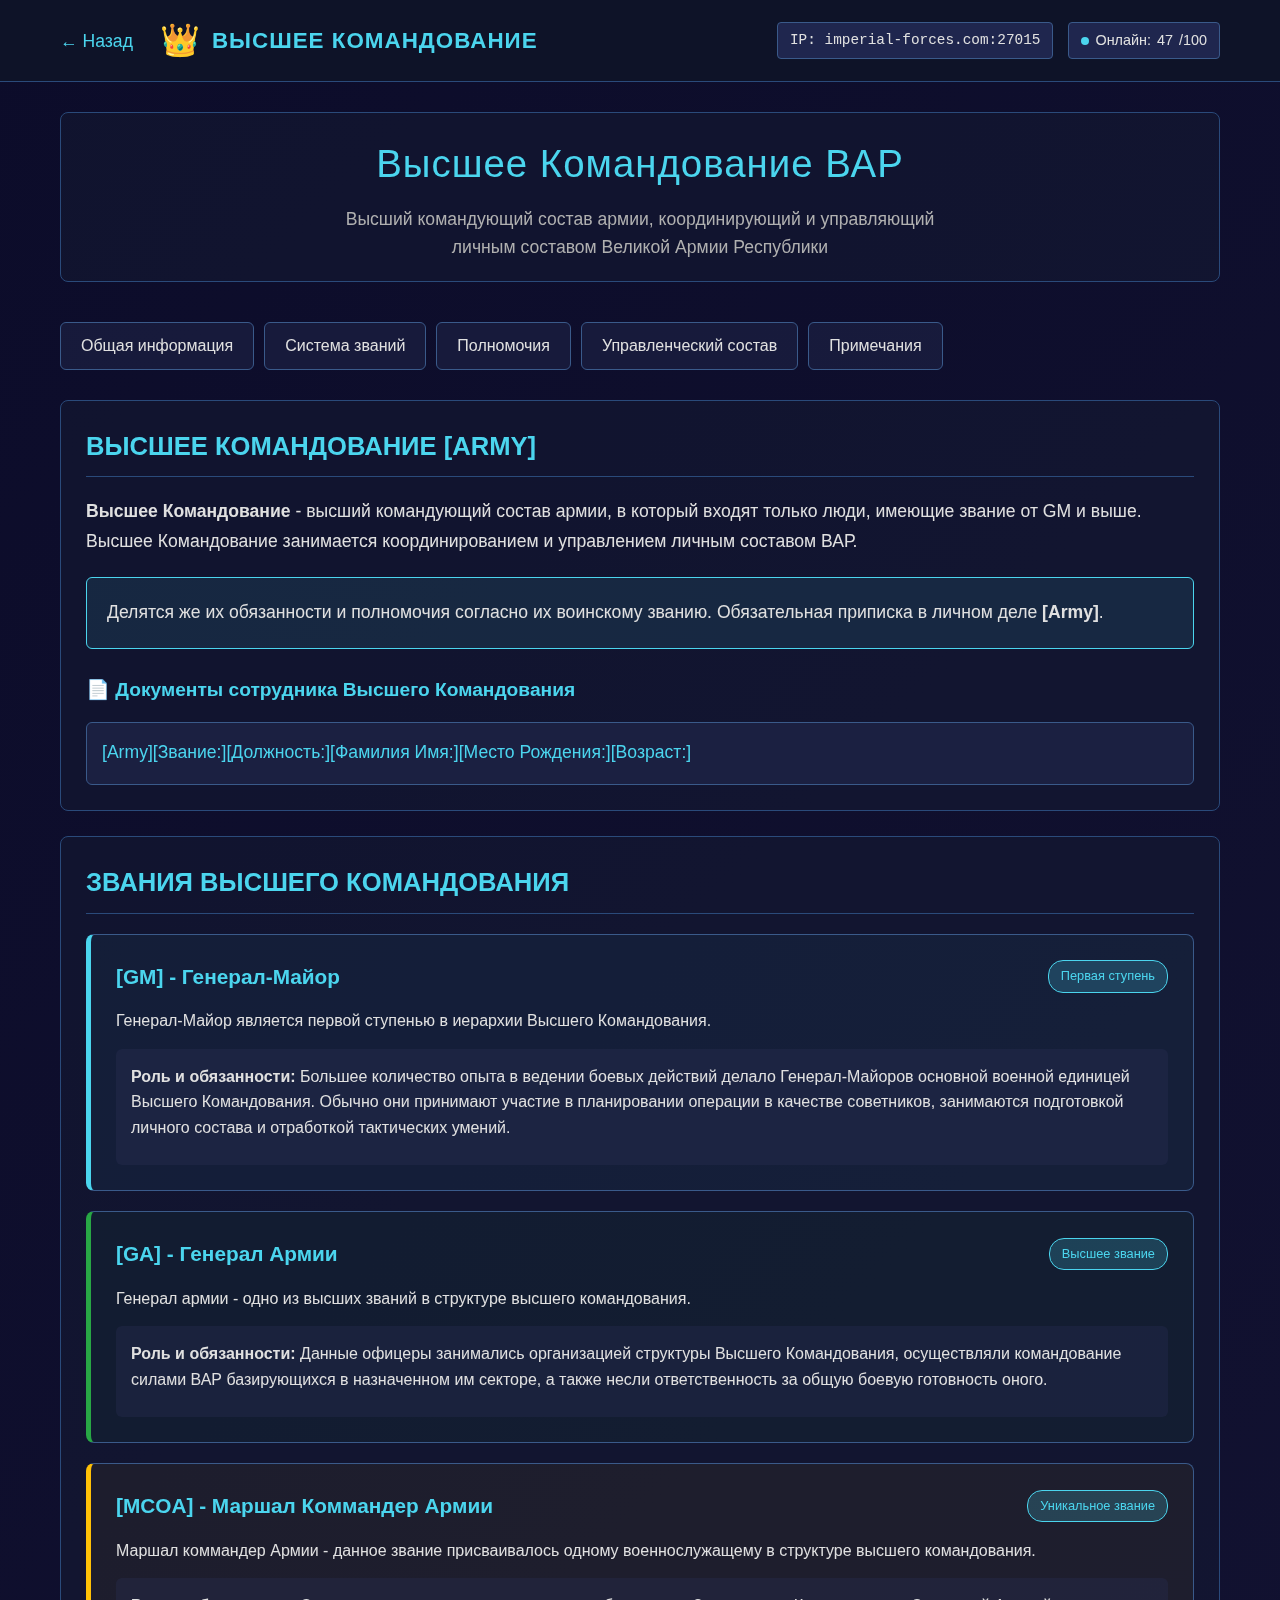
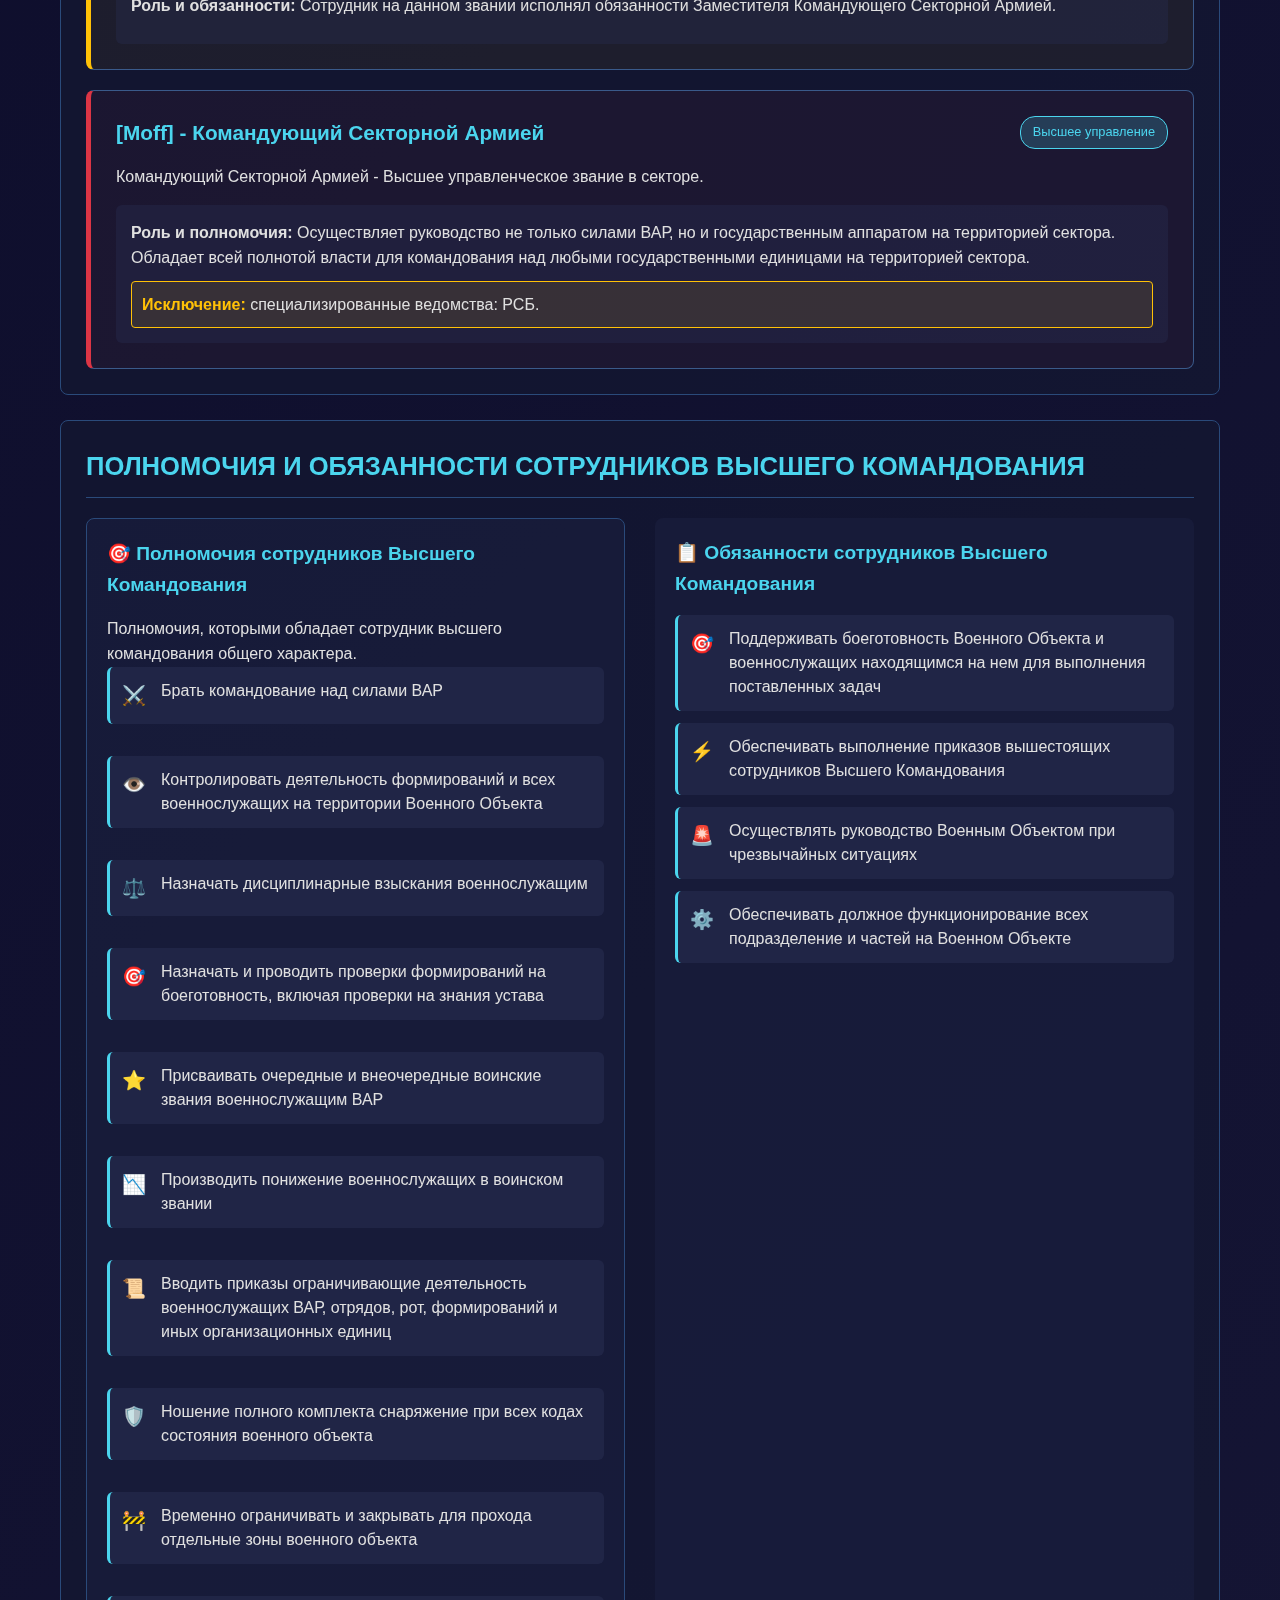
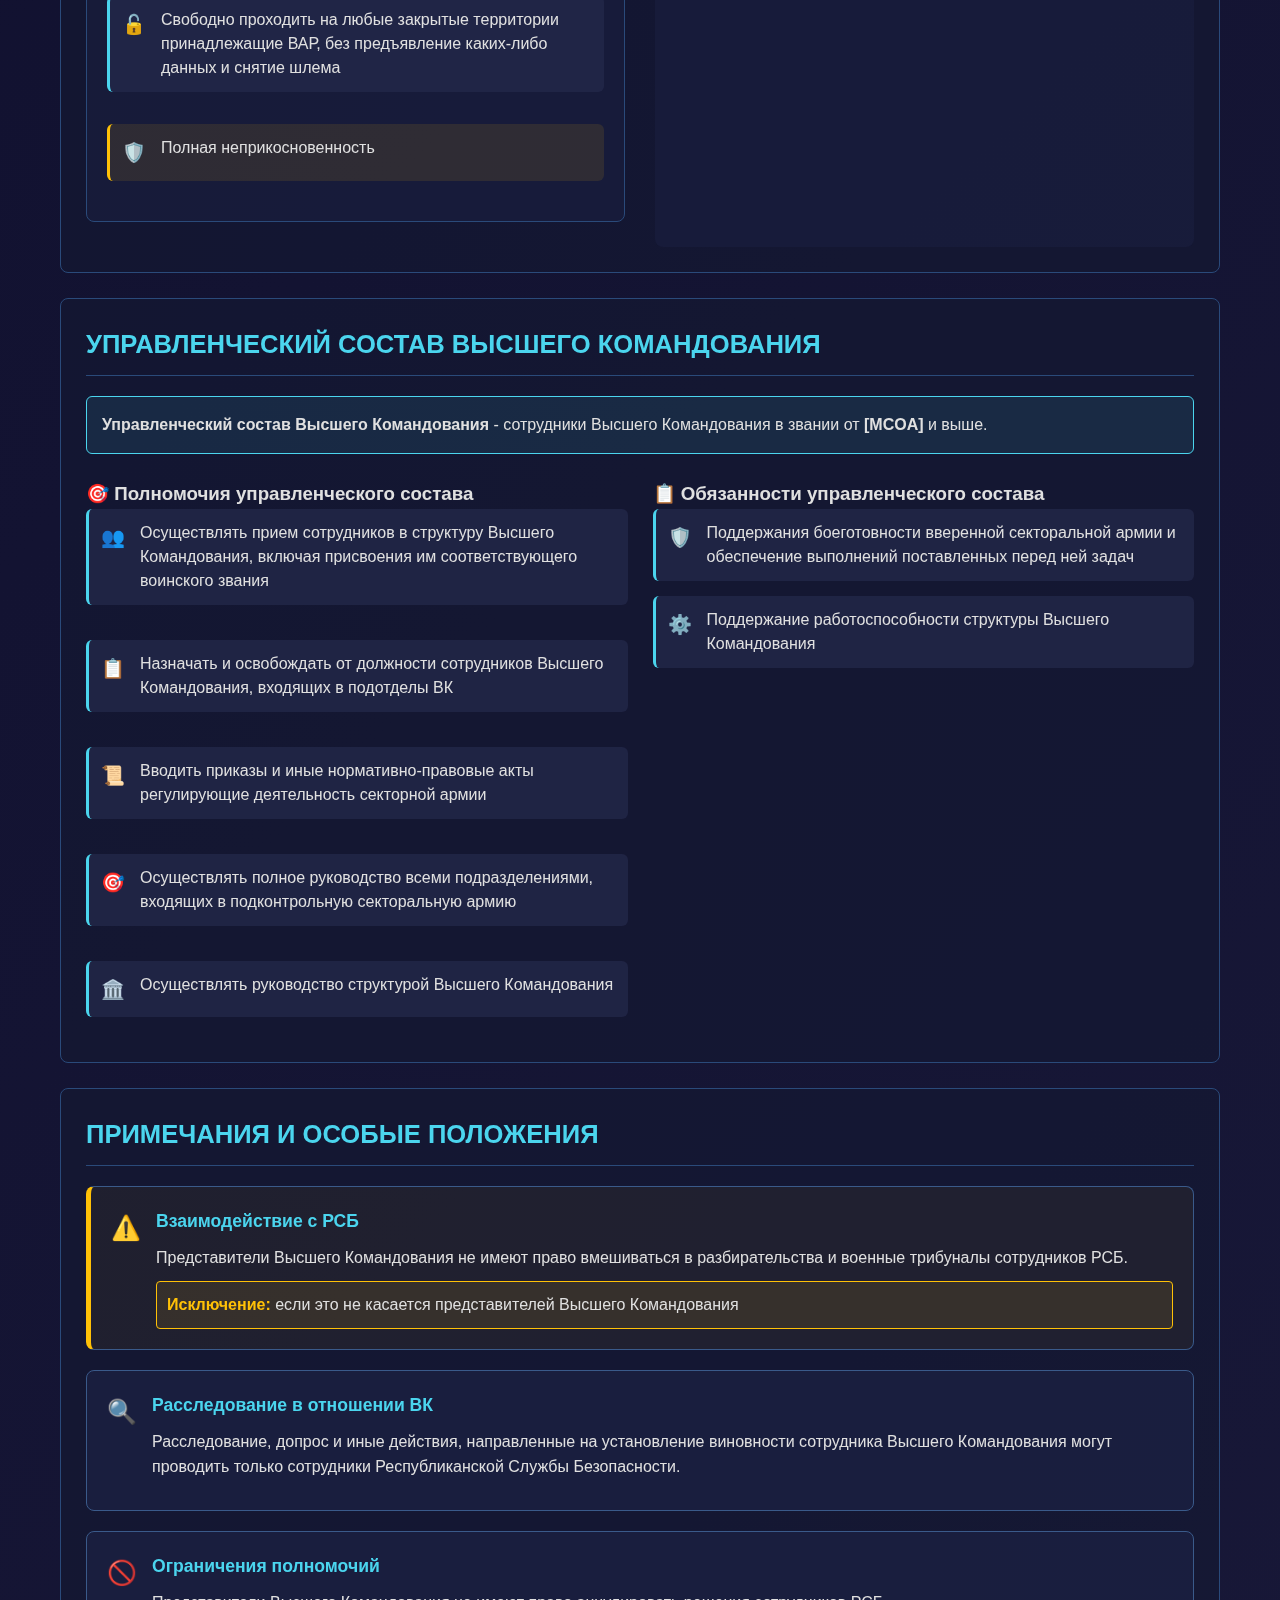
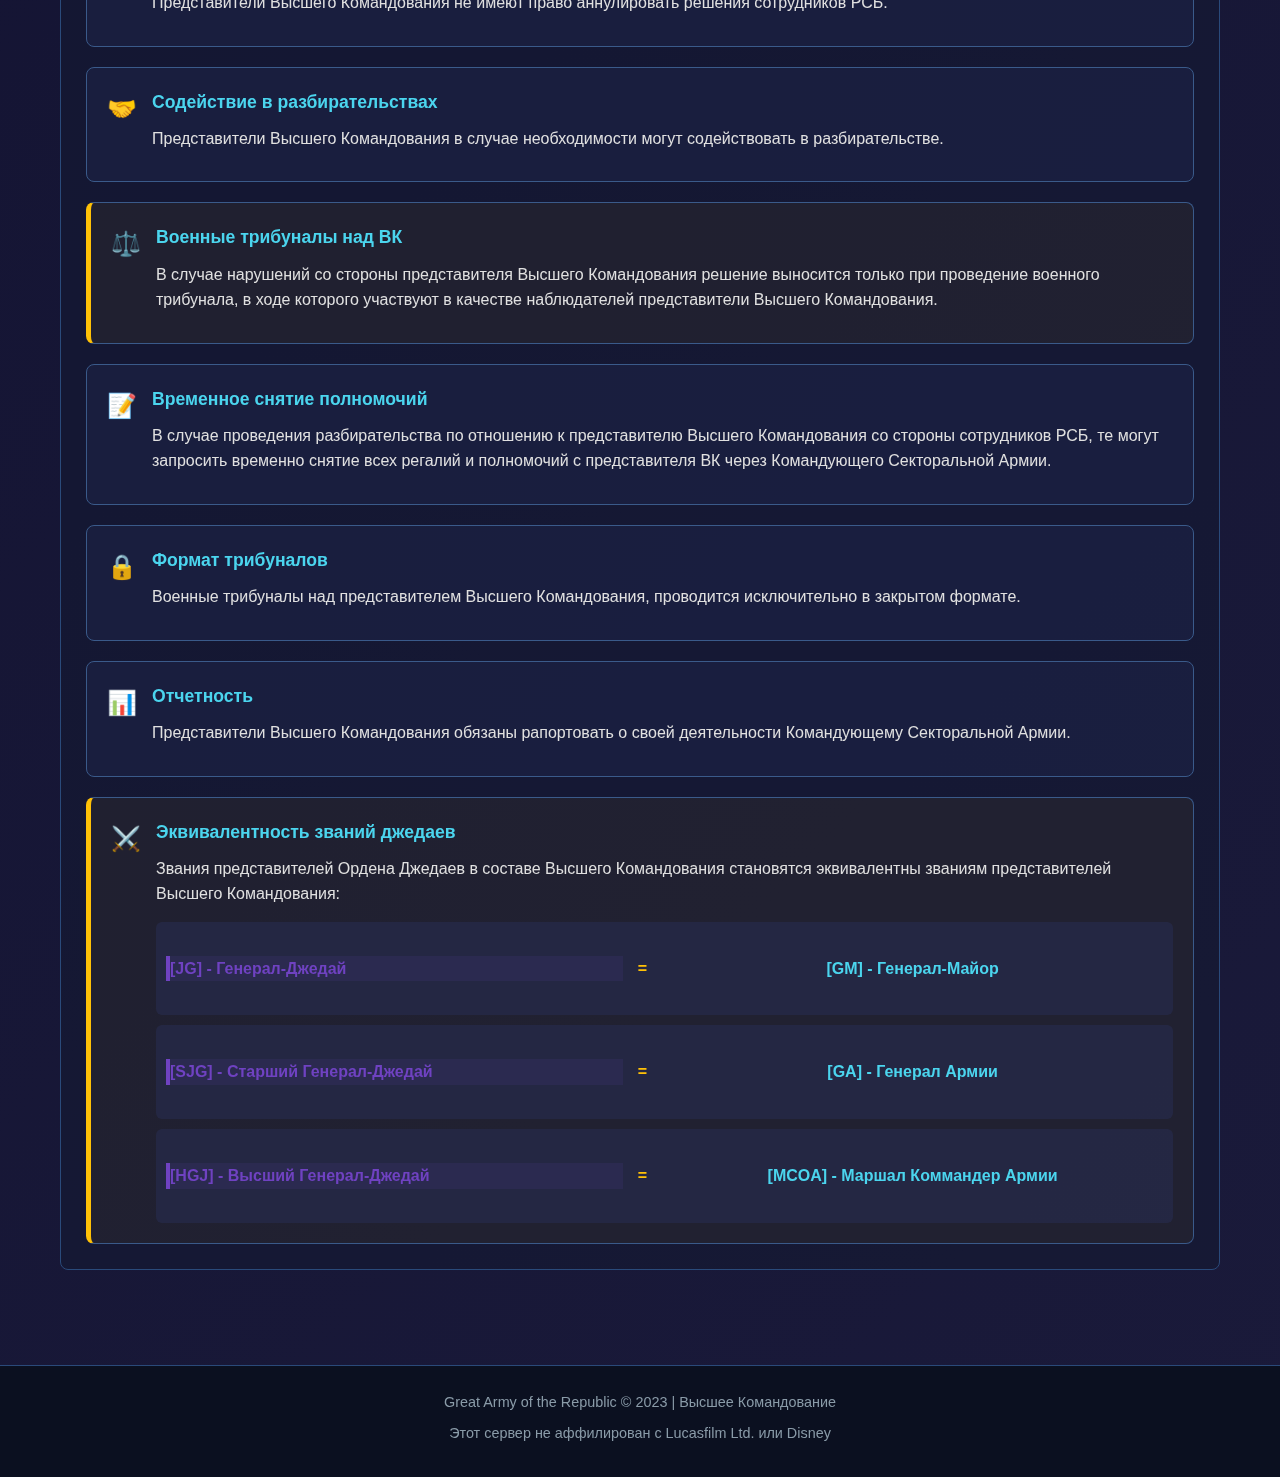
<file: command.html>
<!DOCTYPE html>
<html lang="ru">
<head>
    <meta charset="UTF-8">
    <meta name="viewport" content="width=device-width, initial-scale=1.0">
    <title>Star Wars GMod - Высшее Командование</title>
    <link rel="stylesheet" href="style.css">
</head>
<body>
    <!-- Фон со звездами -->
    <div class="stars" id="stars"></div>

    <!-- Шапка -->
    <header>
        <div class="container">
            <div class="logo">
                <a href="index.html" class="back-button">← Назад</a>
                <div class="logo-icon">👑</div>
                <div class="logo-text">ВЫСШЕЕ КОМАНДОВАНИЕ</div>
            </div>
            <div class="server-info">
                <div class="server-ip">IP: imperial-forces.com:27015</div>
                <div class="players-online">
                    <span class="online-dot"></span>
                    Онлайн: <span id="online-count">47</span>/100
                </div>
            </div>
        </div>
    </header>

    <!-- Основной контент -->
    <main class="main-content">
        <div class="container">
            <div class="content-header">
                <h1>Высшее Командование ВАР</h1>
                <p>Высший командующий состав армии, координирующий и управляющий личным составом Великой Армии Республики</p>
            </div>

            <!-- Навигация по разделам -->
            <nav class="command-nav">
                <a href="#about" class="nav-btn">Общая информация</a>
                <a href="#ranks" class="nav-btn">Система званий</a>
                <a href="#powers" class="nav-btn">Полномочия</a>
                <a href="#management" class="nav-btn">Управленческий состав</a>
                <a href="#notes" class="nav-btn">Примечания</a>
            </nav>

            <!-- Содержание -->
            <div class="command-content">
                <!-- Общая информация -->
                <section id="about" class="command-section">
                    <h2>ВЫСШЕЕ КОМАНДОВАНИЕ [ARMY]</h2>
                    <div class="content-block">
                        <div class="command-intro">
                            <p><strong>Высшее Командование</strong> - высший командующий состав армии, в который входят только люди, имеющие звание от GM и выше. Высшее Командование занимается координированием и управлением личным составом ВАР.</p>
                            
                            <div class="command-highlight">
                                <p>Делятся же их обязанности и полномочия согласно их воинскому званию. Обязательная приписка в личном деле <strong>[Army]</strong>.</p>
                            </div>
                        </div>

                        <div class="documents-info">
                            <h3>📄 Документы сотрудника Высшего Командования</h3>
                            <div class="document-format">
                                <code>[Army][Звание:][Должность:][Фамилия Имя:][Место Рождения:][Возраст:]</code>
                            </div>
                        </div>
                    </div>
                </section>

                <!-- Система званий -->
                <section id="ranks" class="command-section">
                    <h2>ЗВАНИЯ ВЫСШЕГО КОМАНДОВАНИЯ</h2>
                    
                    <div class="command-ranks">
                        <!-- GM -->
                        <div class="rank-card gm">
                            <div class="rank-header">
                                <h3>[GM] - Генерал-Майор</h3>
                                <span class="rank-level">Первая ступень</span>
                            </div>
                            <div class="rank-content">
                                <p>Генерал-Майор является первой ступенью в иерархии Высшего Командования.</p>
                                <div class="rank-details">
                                    <p><strong>Роль и обязанности:</strong> Большее количество опыта в ведении боевых действий делало Генерал-Майоров основной военной единицей Высшего Командования. Обычно они принимают участие в планировании операции в качестве советников, занимаются подготовкой личного состава и отработкой тактических умений.</p>
                                </div>
                            </div>
                        </div>

                        <!-- GA -->
                        <div class="rank-card ga">
                            <div class="rank-header">
                                <h3>[GA] - Генерал Армии</h3>
                                <span class="rank-level">Высшее звание</span>
                            </div>
                            <div class="rank-content">
                                <p>Генерал армии - одно из высших званий в структуре высшего командования.</p>
                                <div class="rank-details">
                                    <p><strong>Роль и обязанности:</strong> Данные офицеры занимались организацией структуры Высшего Командования, осуществляли командование силами ВАР базирующихся в назначенном им секторе, а также несли ответственность за общую боевую готовность оного.</p>
                                </div>
                            </div>
                        </div>

                        <!-- MCOA -->
                        <div class="rank-card mcoa">
                            <div class="rank-header">
                                <h3>[MCOA] - Маршал Коммандер Армии</h3>
                                <span class="rank-level">Уникальное звание</span>
                            </div>
                            <div class="rank-content">
                                <p>Маршал коммандер Армии - данное звание присваивалось одному военнослужащему в структуре высшего командования.</p>
                                <div class="rank-details">
                                    <p><strong>Роль и обязанности:</strong> Сотрудник на данном звании исполнял обязанности Заместителя Командующего Секторной Армией.</p>
                                </div>
                            </div>
                        </div>

                        <!-- Moff -->
                        <div class="rank-card moff">
                            <div class="rank-header">
                                <h3>[Moff] - Командующий Секторной Армией</h3>
                                <span class="rank-level">Высшее управление</span>
                            </div>
                            <div class="rank-content">
                                <p>Командующий Секторной Армией - Высшее управленческое звание в секторе.</p>
                                <div class="rank-details">
                                    <p><strong>Роль и полномочия:</strong> Осуществляет руководство не только силами ВАР, но и государственным аппаратом на территорией сектора. Обладает всей полнотой власти для командования над любыми государственными единицами на территорией сектора.</p>
                                    <div class="rank-exception">
                                        <strong>Исключение:</strong> специализированные ведомства: РСБ.
                                    </div>
                                </div>
                            </div>
                        </div>
                    </div>
                </section>

                <!-- Полномочия и обязанности -->
                <section id="powers" class="command-section">
                    <h2>ПОЛНОМОЧИЯ И ОБЯЗАННОСТИ СОТРУДНИКОВ ВЫСШЕГО КОМАНДОВАНИЯ</h2>
                    
                    <div class="powers-obligations">
                        <div class="powers-section">
                            <h3>🎯 Полномочия сотрудников Высшего Командования</h3>
                            <p>Полномочия, которыми обладает сотрудник высшего командования общего характера.</p>
                            
                            <div class="powers-list">
                                <div class="power-item">
                                    <div class="power-icon">⚔️</div>
                                    <div class="power-text">Брать командование над силами ВАР</div>
                                </div>
                                <div class="power-item">
                                    <div class="power-icon">👁️</div>
                                    <div class="power-text">Контролировать деятельность формирований и всех военнослужащих на территории Военного Объекта</div>
                                </div>
                                <div class="power-item">
                                    <div class="power-icon">⚖️</div>
                                    <div class="power-text">Назначать дисциплинарные взыскания военнослужащим</div>
                                </div>
                                <div class="power-item">
                                    <div class="power-icon">🎯</div>
                                    <div class="power-text">Назначать и проводить проверки формирований на боеготовность, включая проверки на знания устава</div>
                                </div>
                                <div class="power-item">
                                    <div class="power-icon">⭐</div>
                                    <div class="power-text">Присваивать очередные и внеочередные воинские звания военнослужащим ВАР</div>
                                </div>
                                <div class="power-item">
                                    <div class="power-icon">📉</div>
                                    <div class="power-text">Производить понижение военнослужащих в воинском звании</div>
                                </div>
                                <div class="power-item">
                                    <div class="power-icon">📜</div>
                                    <div class="power-text">Вводить приказы ограничивающие деятельность военнослужащих ВАР, отрядов, рот, формирований и иных организационных единиц</div>
                                </div>
                                <div class="power-item">
                                    <div class="power-icon">🛡️</div>
                                    <div class="power-text">Ношение полного комплекта снаряжение при всех кодах состояния военного объекта</div>
                                </div>
                                <div class="power-item">
                                    <div class="power-icon">🚧</div>
                                    <div class="power-text">Временно ограничивать и закрывать для прохода отдельные зоны военного объекта</div>
                                </div>
                                <div class="power-item">
                                    <div class="power-icon">🔓</div>
                                    <div class="power-text">Свободно проходить на любые закрытые территории принадлежащие ВАР, без предъявление каких-либо данных и снятие шлема</div>
                                </div>
                                <div class="power-item important">
                                    <div class="power-icon">🛡️</div>
                                    <div class="power-text">Полная неприкосновенность</div>
                                </div>
                            </div>
                        </div>

                        <div class="obligations-section">
                            <h3>📋 Обязанности сотрудников Высшего Командования</h3>
                            
                            <div class="obligations-list">
                                <div class="obligation-item">
                                    <div class="obligation-icon">🎯</div>
                                    <div class="obligation-text">Поддерживать боеготовность Военного Объекта и военнослужащих находящимся на нем для выполнения поставленных задач</div>
                                </div>
                                <div class="obligation-item">
                                    <div class="obligation-icon">⚡</div>
                                    <div class="obligation-text">Обеспечивать выполнение приказов вышестоящих сотрудников Высшего Командования</div>
                                </div>
                                <div class="obligation-item">
                                    <div class="obligation-icon">🚨</div>
                                    <div class="obligation-text">Осуществлять руководство Военным Объектом при чрезвычайных ситуациях</div>
                                </div>
                                <div class="obligation-item">
                                    <div class="obligation-icon">⚙️</div>
                                    <div class="obligation-text">Обеспечивать должное функционирование всех подразделение и частей на Военном Объекте</div>
                                </div>
                            </div>
                        </div>
                    </div>
                </section>

                <!-- Управленческий состав -->
                <section id="management" class="command-section">
                    <h2>УПРАВЛЕНЧЕСКИЙ СОСТАВ ВЫСШЕГО КОМАНДОВАНИЯ</h2>
                    
                    <div class="management-info">
                        <div class="management-definition">
                            <p><strong>Управленческий состав Высшего Командования</strong> - сотрудники Высшего Командования в звании от <strong>[MCOA]</strong> и выше.</p>
                        </div>

                        <div class="management-content">
                            <div class="management-powers">
                                <h3>🎯 Полномочия управленческого состава</h3>
                                <div class="powers-list detailed">
                                    <div class="power-item">
                                        <div class="power-icon">👥</div>
                                        <div class="power-text">Осуществлять прием сотрудников в структуру Высшего Командования, включая присвоения им соответствующего воинского звания</div>
                                    </div>
                                    <div class="power-item">
                                        <div class="power-icon">📋</div>
                                        <div class="power-text">Назначать и освобождать от должности сотрудников Высшего Командования, входящих в подотделы ВК</div>
                                    </div>
                                    <div class="power-item">
                                        <div class="power-icon">📜</div>
                                        <div class="power-text">Вводить приказы и иные нормативно-правовые акты регулирующие деятельность секторной армии</div>
                                    </div>
                                    <div class="power-item">
                                        <div class="power-icon">🎯</div>
                                        <div class="power-text">Осуществлять полное руководство всеми подразделениями, входящих в подконтрольную секторальную армию</div>
                                    </div>
                                    <div class="power-item">
                                        <div class="power-icon">🏛️</div>
                                        <div class="power-text">Осуществлять руководство структурой Высшего Командования</div>
                                    </div>
                                </div>
                            </div>

                            <div class="management-obligations">
                                <h3>📋 Обязанности управленческого состава</h3>
                                <div class="obligations-list detailed">
                                    <div class="obligation-item">
                                        <div class="obligation-icon">🛡️</div>
                                        <div class="obligation-text">Поддержания боеготовности вверенной секторальной армии и обеспечение выполнений поставленных перед ней задач</div>
                                    </div>
                                    <div class="obligation-item">
                                        <div class="obligation-icon">⚙️</div>
                                        <div class="obligation-text">Поддержание работоспособности структуры Высшего Командования</div>
                                    </div>
                                </div>
                            </div>
                        </div>
                    </div>
                </section>

                <!-- Примечания -->
                <section id="notes" class="command-section">
                    <h2>ПРИМЕЧАНИЯ И ОСОБЫЕ ПОЛОЖЕНИЯ</h2>
                    
                    <div class="notes-list">
                        <div class="note-item important">
                            <div class="note-icon">⚠️</div>
                            <div class="note-content">
                                <h4>Взаимодействие с РСБ</h4>
                                <p>Представители Высшего Командования не имеют право вмешиваться в разбирательства и военные трибуналы сотрудников РСБ.</p>
                                <div class="note-exception">
                                    <strong>Исключение:</strong> если это не касается представителей Высшего Командования
                                </div>
                            </div>
                        </div>

                        <div class="note-item">
                            <div class="note-icon">🔍</div>
                            <div class="note-content">
                                <h4>Расследование в отношении ВК</h4>
                                <p>Расследование, допрос и иные действия, направленные на установление виновности сотрудника Высшего Командования могут проводить только сотрудники Республиканской Службы Безопасности.</p>
                            </div>
                        </div>

                        <div class="note-item">
                            <div class="note-icon">🚫</div>
                            <div class="note-content">
                                <h4>Ограничения полномочий</h4>
                                <p>Представители Высшего Командования не имеют право аннулировать решения сотрудников РСБ.</p>
                            </div>
                        </div>

                        <div class="note-item">
                            <div class="note-icon">🤝</div>
                            <div class="note-content">
                                <h4>Содействие в разбирательствах</h4>
                                <p>Представители Высшего Командования в случае необходимости могут содействовать в разбирательстве.</p>
                            </div>
                        </div>

                        <div class="note-item important">
                            <div class="note-icon">⚖️</div>
                            <div class="note-content">
                                <h4>Военные трибуналы над ВК</h4>
                                <p>В случае нарушений со стороны представителя Высшего Командования решение выносится только при проведение военного трибунала, в ходе которого участвуют в качестве наблюдателей представители Высшего Командования.</p>
                            </div>
                        </div>

                        <div class="note-item">
                            <div class="note-icon">📝</div>
                            <div class="note-content">
                                <h4>Временное снятие полномочий</h4>
                                <p>В случае проведения разбирательства по отношению к представителю Высшего Командования со стороны сотрудников РСБ, те могут запросить временно снятие всех регалий и полномочий с представителя ВК через Командующего Секторальной Армии.</p>
                            </div>
                        </div>

                        <div class="note-item">
                            <div class="note-icon">🔒</div>
                            <div class="note-content">
                                <h4>Формат трибуналов</h4>
                                <p>Военные трибуналы над представителем Высшего Командования, проводится исключительно в закрытом формате.</p>
                            </div>
                        </div>

                        <div class="note-item">
                            <div class="note-icon">📊</div>
                            <div class="note-content">
                                <h4>Отчетность</h4>
                                <p>Представители Высшего Командования обязаны рапортовать о своей деятельности Командующему Секторальной Армии.</p>
                            </div>
                        </div>

                        <div class="note-item important">
                            <div class="note-icon">⚔️</div>
                            <div class="note-content">
                                <h4>Эквивалентность званий джедаев</h4>
                                <p>Звания представителей Ордена Джедаев в составе Высшего Командования становятся эквивалентны званиям представителей Высшего Командования:</p>
                                <div class="ranks-equivalence">
                                    <div class="rank-equivalent">
                                        <span class="jedi-rank">[JG] - Генерал-Джедай</span>
                                        <span class="equivalent">=</span>
                                        <span class="command-rank">[GM] - Генерал-Майор</span>
                                    </div>
                                    <div class="rank-equivalent">
                                        <span class="jedi-rank">[SJG] - Старший Генерал-Джедай</span>
                                        <span class="equivalent">=</span>
                                        <span class="command-rank">[GA] - Генерал Армии</span>
                                    </div>
                                    <div class="rank-equivalent">
                                        <span class="jedi-rank">[HGJ] - Высший Генерал-Джедай</span>
                                        <span class="equivalent">=</span>
                                        <span class="command-rank">[MCOA] - Маршал Коммандер Армии</span>
                                    </div>
                                </div>
                            </div>
                        </div>
                    </div>
                </section>
            </div>
        </div>
    </main>

    <!-- Подвал -->
    <footer class="footer">
        <div class="container">
            <div class="footer-content">
                <p>Great Army of the Republic © 2023 | Высшее Командование</p>
                <p>Этот сервер не аффилирован с Lucasfilm Ltd. или Disney</p>
            </div>
        </div>
    </footer>

    <script src="script.js"></script>
</body>
</html>
</file>
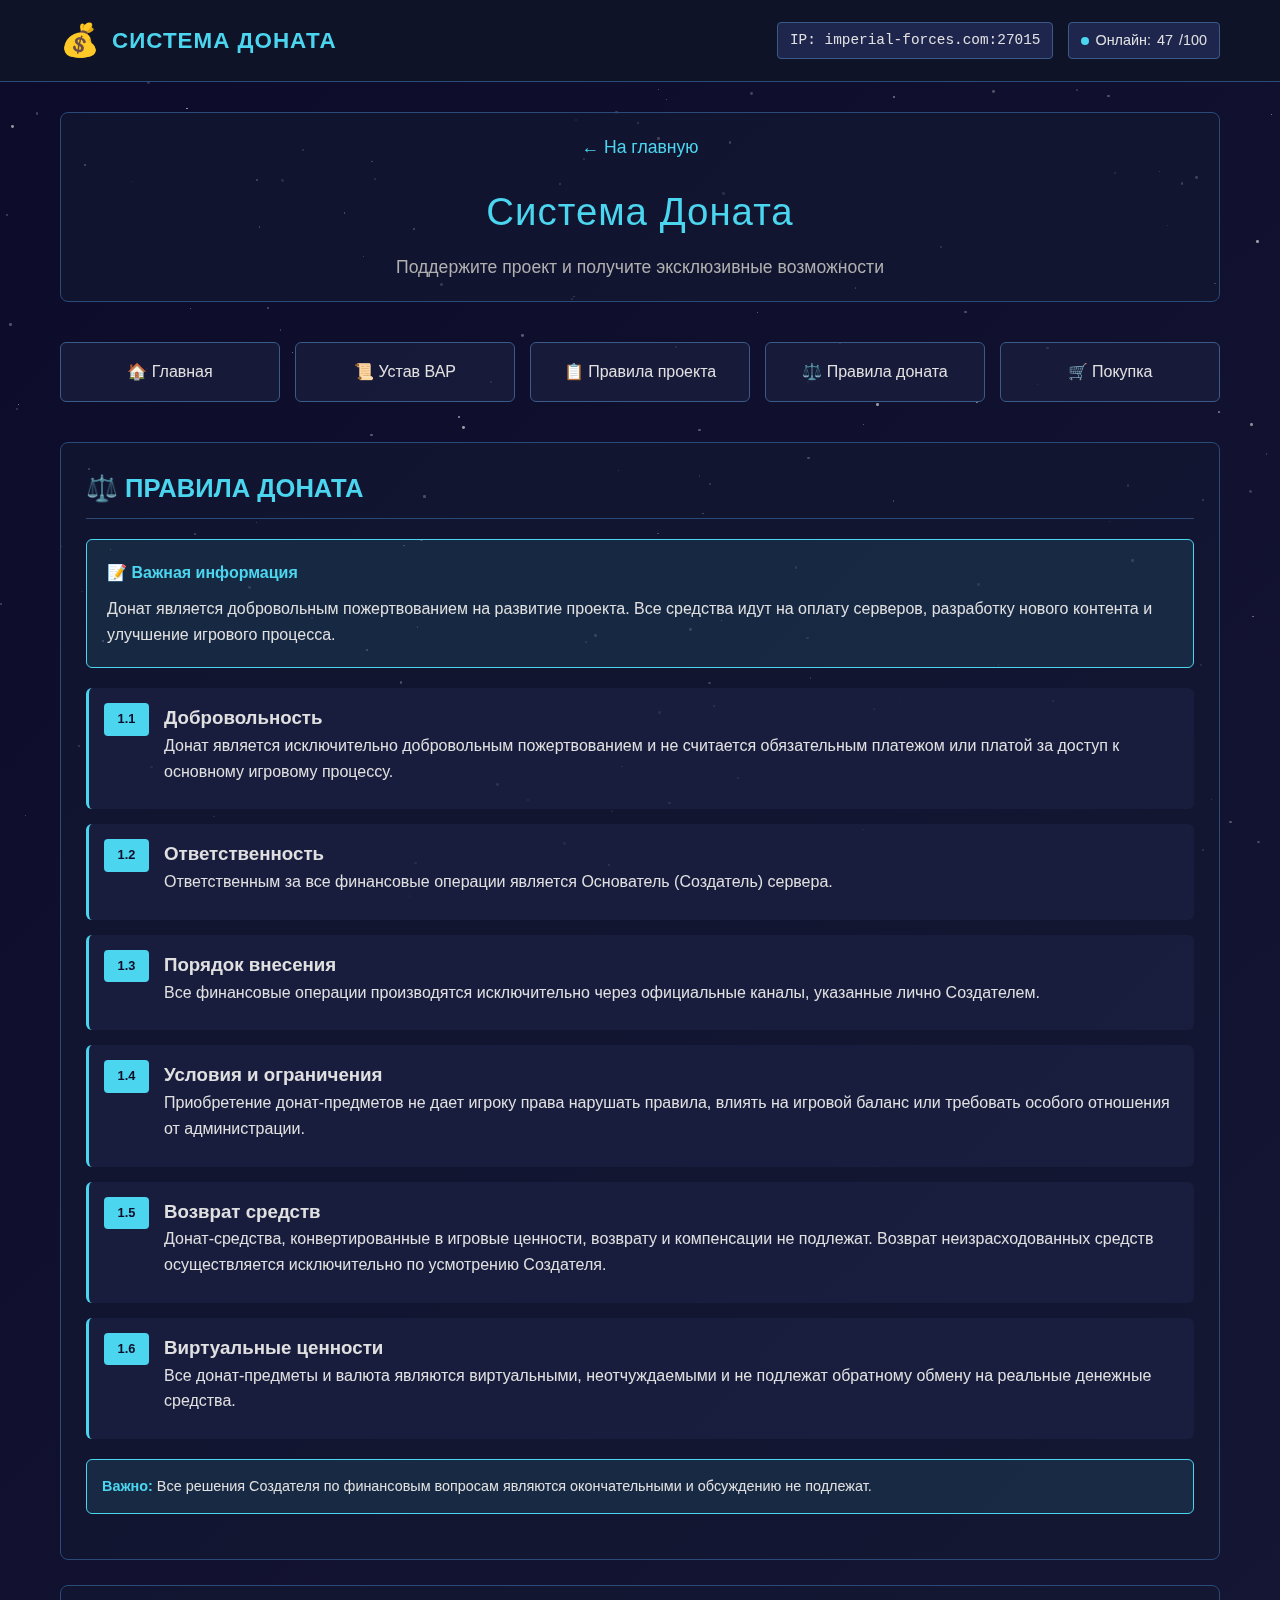
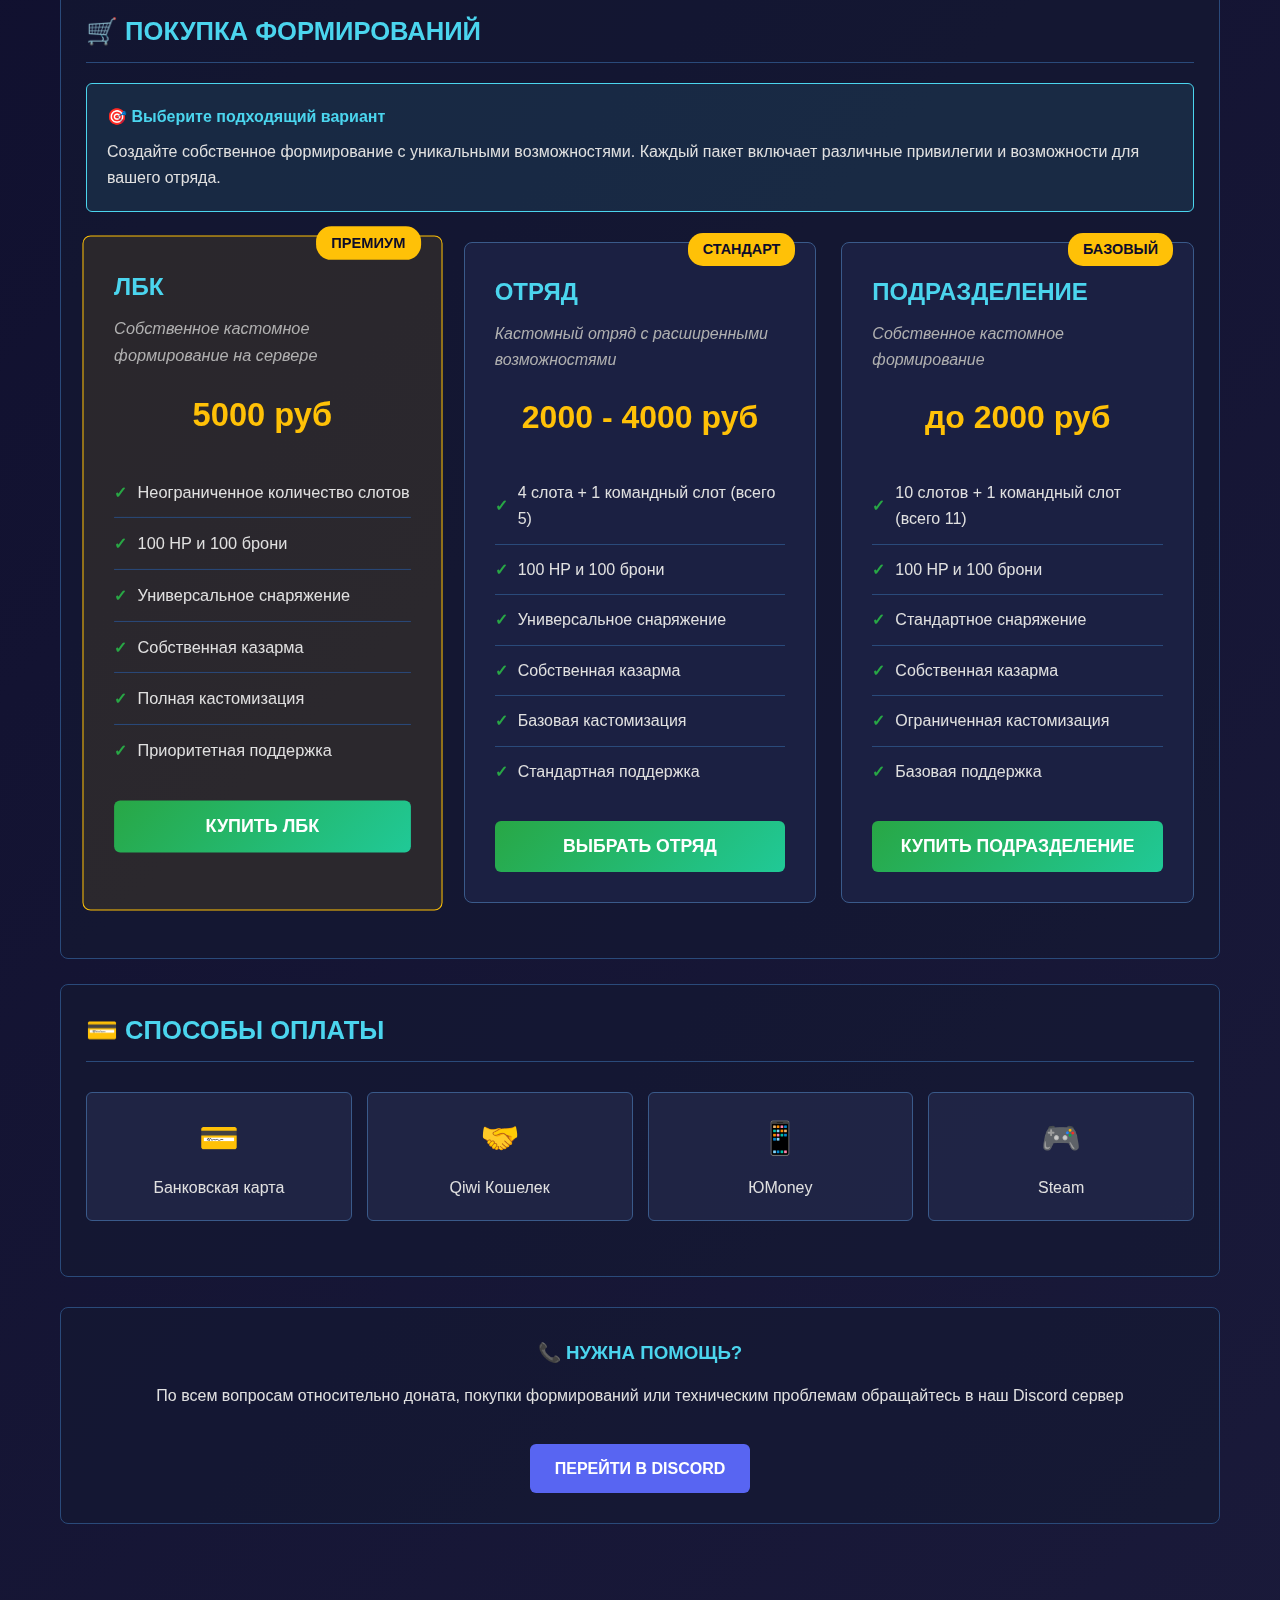
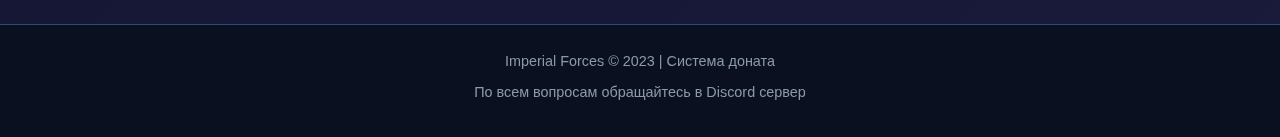
<file: donation.html>
<!DOCTYPE html>
<html lang="ru">
<head>
    <meta charset="UTF-8">
    <meta name="viewport" content="width=device-width, initial-scale=1.0">
    <title>Донат - Star Wars GMod</title>
    <link rel="stylesheet" href="style.css">
    <style>
        .donation-section {
            background: rgba(20, 25, 50, 0.6);
            border: 1px solid #2a4a7a;
            border-radius: 8px;
            padding: 25px;
            margin-bottom: 25px;
        }
        
        .donation-section h2 {
            color: #4bd5ee;
            font-size: 1.6rem;
            margin-bottom: 20px;
            border-bottom: 1px solid #2a4a7a;
            padding-bottom: 10px;
        }
        
        .back-to-main {
            display: inline-block;
            margin-bottom: 20px;
            color: #4bd5ee;
            text-decoration: none;
            font-size: 1.1rem;
            transition: color 0.3s ease;
        }
        
        .back-to-main:hover {
            color: #3a5a8a;
        }
        
        .packages-grid {
            display: grid;
            grid-template-columns: repeat(auto-fit, minmax(350px, 1fr));
            gap: 25px;
            margin: 30px 0;
        }
        
        .package-card {
            background: rgba(30, 35, 70, 0.8);
            border: 1px solid #3a5a8a;
            border-radius: 8px;
            padding: 30px;
            transition: all 0.3s ease;
            position: relative;
        }
        
        .package-card.featured {
            border-color: #ffc107;
            background: rgba(255, 193, 7, 0.1);
            transform: scale(1.02);
        }
        
        .package-card:hover {
            border-color: #4bd5ee;
            transform: translateY(-5px);
            box-shadow: 0 10px 25px rgba(75, 213, 238, 0.2);
        }
        
        .package-badge {
            position: absolute;
            top: -10px;
            right: 20px;
            background: #ffc107;
            color: #0c0c2a;
            padding: 5px 15px;
            border-radius: 15px;
            font-weight: bold;
            font-size: 0.9rem;
        }
        
        .package-name {
            color: #4bd5ee;
            font-size: 1.5rem;
            margin-bottom: 10px;
            font-weight: bold;
        }
        
        .package-description {
            color: #b0b0b0;
            margin-bottom: 20px;
            font-style: italic;
        }
        
        .package-price {
            color: #ffc107;
            font-size: 2rem;
            font-weight: bold;
            margin-bottom: 25px;
            text-align: center;
        }
        
        .package-features {
            list-style: none;
            padding: 0;
            margin: 25px 0;
        }
        
        .package-features li {
            padding: 12px 0;
            border-bottom: 1px solid #2a4a7a;
            color: #e0e0e0;
            display: flex;
            align-items: center;
            gap: 10px;
        }
        
        .package-features li:last-child {
            border-bottom: none;
        }
        
        .feature-icon {
            color: #28a745;
            font-weight: bold;
        }
        
        .donate-btn {
            display: block;
            width: 100%;
            background: linear-gradient(135deg, #28a745, #20c997);
            color: white;
            padding: 15px;
            border-radius: 6px;
            text-decoration: none;
            font-weight: bold;
            font-size: 1.1rem;
            text-align: center;
            transition: all 0.3s ease;
            margin-top: 20px;
            border: none;
            cursor: pointer;
        }
        
        .donate-btn:hover {
            transform: translateY(-2px);
            box-shadow: 0 5px 15px rgba(40, 167, 69, 0.4);
        }
        
        .payment-methods {
            display: grid;
            grid-template-columns: repeat(auto-fit, minmax(200px, 1fr));
            gap: 15px;
            margin: 30px 0;
        }
        
        .payment-method {
            background: rgba(40, 45, 80, 0.6);
            padding: 20px;
            border-radius: 6px;
            border: 1px solid #3a5a8a;
            text-align: center;
            transition: all 0.3s ease;
        }
        
        .payment-method:hover {
            border-color: #4bd5ee;
            transform: translateY(-2px);
        }
        
        .rules-list {
            display: flex;
            flex-direction: column;
            gap: 15px;
        }
        
        .rule-item {
            display: flex;
            gap: 15px;
            padding: 15px;
            background: rgba(30, 35, 70, 0.6);
            border-radius: 6px;
            border-left: 3px solid #4bd5ee;
            align-items: flex-start;
        }
        
        .rule-number {
            background: #4bd5ee;
            color: #0c0c2a;
            padding: 6px 10px;
            border-radius: 4px;
            font-weight: bold;
            font-size: 0.8rem;
            min-width: 45px;
            text-align: center;
            flex-shrink: 0;
        }
        
        .rule-content {
            flex: 1;
        }
        
        .rule-content p {
            margin-bottom: 10px;
        }
        
        .info-box {
            background: rgba(75, 213, 238, 0.1);
            border: 1px solid #4bd5ee;
            border-radius: 6px;
            padding: 20px;
            margin: 20px 0;
        }
        
        .info-box h4 {
            color: #4bd5ee;
            margin-bottom: 10px;
        }
        
        .contact-info {
            text-align: center;
            padding: 30px;
            background: rgba(20, 25, 50, 0.6);
            border-radius: 8px;
            border: 1px solid #2a4a7a;
            margin: 30px 0;
        }
        
        .discord-btn {
            display: inline-block;
            background: #5865F2;
            color: white;
            padding: 12px 25px;
            border-radius: 6px;
            text-decoration: none;
            font-weight: bold;
            margin-top: 15px;
            transition: all 0.3s ease;
        }
        
        .discord-btn:hover {
            transform: translateY(-2px);
            box-shadow: 0 5px 15px rgba(88, 101, 242, 0.4);
        }
    </style>
</head>
<body>
    <!-- Фон со звездами -->
    <div class="stars" id="stars"></div>

    <!-- Шапка -->
    <header>
        <div class="container">
            <div class="logo">
                <div class="logo-icon">💰</div>
                <div class="logo-text">СИСТЕМА ДОНАТА</div>
            </div>
            <div class="server-info">
                <div class="server-ip">IP: imperial-forces.com:27015</div>
                <div class="players-online">
                    <span class="online-dot"></span>
                    Онлайн: <span id="online-count">47</span>/100
                </div>
            </div>
        </div>
    </header>

    <!-- Основной контент -->
    <main class="main-content">
        <div class="container">
            <div class="content-header">
                <a href="index.html" class="back-to-main">← На главную</a>
                <h1>Система Доната</h1>
                <p>Поддержите проект и получите эксклюзивные возможности</p>
            </div>

            <!-- Навигация -->
            <nav class="charter-nav">
                <div class="nav-item">
                    <a href="index.html" class="nav-title">🏠 Главная</a>
                </div>
                <div class="nav-item">
                    <a href="charter.html" class="nav-title">📜 Устав ВАР</a>
                </div>
                <div class="nav-item">
                    <a href="project-rules.html" class="nav-title">📋 Правила проекта</a>
                </div>
                <div class="nav-item">
                    <a href="#donation-rules" class="nav-title">⚖️ Правила доната</a>
                </div>
                <div class="nav-item">
                    <a href="#purchase" class="nav-title">🛒 Покупка</a>
                </div>
            </nav>

            <div class="charter-content">
                <!-- Правила доната -->
                <section id="donation-rules" class="donation-section">
                    <h2>⚖️ ПРАВИЛА ДОНАТА</h2>
                    
                    <div class="info-box">
                        <h4>📝 Важная информация</h4>
                        <p>Донат является добровольным пожертвованием на развитие проекта. Все средства идут на оплату серверов, разработку нового контента и улучшение игрового процесса.</p>
                    </div>
                    
                    <div class="rules-list">
                        <div class="rule-item">
                            <div class="rule-number">1.1</div>
                            <div class="rule-content">
                                <h3>Добровольность</h3>
                                <p>Донат является исключительно добровольным пожертвованием и не считается обязательным платежом или платой за доступ к основному игровому процессу.</p>
                            </div>
                        </div>
                        
                        <div class="rule-item">
                            <div class="rule-number">1.2</div>
                            <div class="rule-content">
                                <h3>Ответственность</h3>
                                <p>Ответственным за все финансовые операции является Основатель (Создатель) сервера.</p>
                            </div>
                        </div>
                        
                        <div class="rule-item">
                            <div class="rule-number">1.3</div>
                            <div class="rule-content">
                                <h3>Порядок внесения</h3>
                                <p>Все финансовые операции производятся исключительно через официальные каналы, указанные лично Создателем.</p>
                            </div>
                        </div>
                        
                        <div class="rule-item">
                            <div class="rule-number">1.4</div>
                            <div class="rule-content">
                                <h3>Условия и ограничения</h3>
                                <p>Приобретение донат-предметов не дает игроку права нарушать правила, влиять на игровой баланс или требовать особого отношения от администрации.</p>
                            </div>
                        </div>
                        
                        <div class="rule-item">
                            <div class="rule-number">1.5</div>
                            <div class="rule-content">
                                <h3>Возврат средств</h3>
                                <p>Донат-средства, конвертированные в игровые ценности, возврату и компенсации не подлежат. Возврат неизрасходованных средств осуществляется исключительно по усмотрению Создателя.</p>
                            </div>
                        </div>
                        
                        <div class="rule-item">
                            <div class="rule-number">1.6</div>
                            <div class="rule-content">
                                <h3>Виртуальные ценности</h3>
                                <p>Все донат-предметы и валюта являются виртуальными, неотчуждаемыми и не подлежат обратному обмену на реальные денежные средства.</p>
                            </div>
                        </div>
                    </div>
                    
                    <div class="note-box">
                        <strong>Важно:</strong> Все решения Создателя по финансовым вопросам являются окончательными и обсуждению не подлежат.
                    </div>
                </section>

                <!-- Покупка -->
                <section id="purchase" class="donation-section">
                    <h2>🛒 ПОКУПКА ФОРМИРОВАНИЙ</h2>
                    
                    <div class="info-box">
                        <h4>🎯 Выберите подходящий вариант</h4>
                        <p>Создайте собственное формирование с уникальными возможностями. Каждый пакет включает различные привилегии и возможности для вашего отряда.</p>
                    </div>

                    <div class="packages-grid">
                        <!-- ЛБК -->
                        <div class="package-card featured">
                            <div class="package-badge">ПРЕМИУМ</div>
                            <div class="package-name">ЛБК</div>
                            <div class="package-description">Собственное кастомное формирование на сервере</div>
                            <div class="package-price">5000 руб</div>
                            
                            <ul class="package-features">
                                <li><span class="feature-icon">✓</span> Неограниченное количество слотов</li>
                                <li><span class="feature-icon">✓</span> 100 HP и 100 брони</li>
                                <li><span class="feature-icon">✓</span> Универсальное снаряжение</li>
                                <li><span class="feature-icon">✓</span> Собственная казарма</li>
                                <li><span class="feature-icon">✓</span> Полная кастомизация</li>
                                <li><span class="feature-icon">✓</span> Приоритетная поддержка</li>
                            </ul>
                            
                            <button class="donate-btn" onclick="purchasePackage('ЛБК', 5000)">КУПИТЬ ЛБК</button>
                        </div>

                        <!-- Отряд -->
                        <div class="package-card">
                            <div class="package-badge">СТАНДАРТ</div>
                            <div class="package-name">ОТРЯД</div>
                            <div class="package-description">Кастомный отряд с расширенными возможностями</div>
                            <div class="package-price">2000 - 4000 руб</div>
                            
                            <ul class="package-features">
                                <li><span class="feature-icon">✓</span> 4 слота + 1 командный слот (всего 5)</li>
                                <li><span class="feature-icon">✓</span> 100 HP и 100 брони</li>
                                <li><span class="feature-icon">✓</span> Универсальное снаряжение</li>
                                <li><span class="feature-icon">✓</span> Собственная казарма</li>
                                <li><span class="feature-icon">✓</span> Базовая кастомизация</li>
                                <li><span class="feature-icon">✓</span> Стандартная поддержка</li>
                            </ul>
                            
                            <button class="donate-btn" onclick="purchasePackage('Отряд', 3000)">ВЫБРАТЬ ОТРЯД</button>
                        </div>

                        <!-- Подразделение -->
                        <div class="package-card">
                            <div class="package-badge">БАЗОВЫЙ</div>
                            <div class="package-name">ПОДРАЗДЕЛЕНИЕ</div>
                            <div class="package-description">Собственное кастомное формирование</div>
                            <div class="package-price">до 2000 руб</div>
                            
                            <ul class="package-features">
                                <li><span class="feature-icon">✓</span> 10 слотов + 1 командный слот (всего 11)</li>
                                <li><span class="feature-icon">✓</span> 100 HP и 100 брони</li>
                                <li><span class="feature-icon">✓</span> Стандартное снаряжение</li>
                                <li><span class="feature-icon">✓</span> Собственная казарма</li>
                                <li><span class="feature-icon">✓</span> Ограниченная кастомизация</li>
                                <li><span class="feature-icon">✓</span> Базовая поддержка</li>
                            </ul>
                            
                            <button class="donate-btn" onclick="purchasePackage('Подразделение', 2000)">КУПИТЬ ПОДРАЗДЕЛЕНИЕ</button>
                        </div>
                    </div>
                </section>

                <!-- Способы оплаты -->
                <section class="donation-section">
                    <h2>💳 СПОСОБЫ ОПЛАТЫ</h2>
                    
                    <div class="payment-methods">
                        <div class="payment-method">
                            <div style="font-size: 2rem; margin-bottom: 10px;">💳</div>
                            <div>Банковская карта</div>
                        </div>
                        <div class="payment-method">
                            <div style="font-size: 2rem; margin-bottom: 10px;">🤝</div>
                            <div>Qiwi Кошелек</div>
                        </div>
                        <div class="payment-method">
                            <div style="font-size: 2rem; margin-bottom: 10px;">📱</div>
                            <div>ЮMoney</div>
                        </div>
                        <div class="payment-method">
                            <div style="font-size: 2rem; margin-bottom: 10px;">🎮</div>
                            <div>Steam</div>
                        </div>
                    </div>
                </section>

                <!-- Контакты -->
                <section class="contact-info">
                    <h3 style="color: #4bd5ee; margin-bottom: 15px;">📞 НУЖНА ПОМОЩЬ?</h3>
                    <p style="color: #e0e0e0; margin-bottom: 20px;">
                        По всем вопросам относительно доната, покупки формирований или техническим проблемам обращайтесь в наш Discord сервер
                    </p>
                    <a href="#" class="discord-btn" onclick="openDiscord()">ПЕРЕЙТИ В DISCORD</a>
                </section>
            </div>
        </div>
    </main>

    <!-- Подвал -->
    <footer class="footer">
        <div class="container">
            <div class="footer-content">
                <p>Imperial Forces © 2023 | Система доната</p>
                <p>По всем вопросам обращайтесь в Discord сервер</p>
            </div>
        </div>
    </footer>

    <script>
        // Функция покупки пакета
        function purchasePackage(packageName, price) {
            const message = `Вы выбрали пакет: ${packageName}\nСтоимость: ${price} руб\n\nДля завершения покупки свяжитесь с администрацией в Discord.`;
            alert(message);
        }
        
        // Функция открытия Discord
        function openDiscord() {
            alert('Присоединяйтесь к нашему Discord серверу для связи с администрацией:\ndiscord.gg/imperial-forces');
        }
        
        // Создание звездного фона
        function createStars() {
            const starsContainer = document.getElementById('stars');
            if (!starsContainer) return;
            
            const starsCount = 150;
            
            for (let i = 0; i < starsCount; i++) {
                const star = document.createElement('div');
                star.classList.add('star');
                
                const size = Math.random() * 2 + 1;
                star.style.width = `${size}px`;
                star.style.height = `${size}px`;
                
                star.style.left = `${Math.random() * 100}%`;
                star.style.top = `${Math.random() * 100}%`;
                
                const opacity = Math.random() * 0.6 + 0.2;
                star.style.opacity = opacity;
                
                if (Math.random() > 0.8) {
                    star.style.animation = `twinkle ${Math.random() * 4 + 2}s infinite alternate`;
                }
                
                starsContainer.appendChild(star);
            }
        }
        
        // Обновление онлайн игроков
        function updateOnlinePlayers() {
            const onlineCount = document.getElementById('online-count');
            if (!onlineCount) return;
            
            const baseCount = 47;
            const variation = Math.floor(Math.random() * 11) - 5;
            const newCount = Math.max(30, baseCount + variation);
            onlineCount.textContent = newCount;
        }
        
        // Плавная прокрутка
        function setupSmoothScroll() {
            const links = document.querySelectorAll('a[href^="#"]');
            
            links.forEach(link => {
                link.addEventListener('click', function(e) {
                    e.preventDefault();
                    
                    const targetId = this.getAttribute('href');
                    const targetElement = document.querySelector(targetId);
                    
                    if (targetElement) {
                        const headerHeight = document.querySelector('header').offsetHeight;
                        const targetPosition = targetElement.offsetTop - headerHeight;
                        
                        window.scrollTo({
                            top: targetPosition,
                            behavior: 'smooth'
                        });
                    }
                });
            });
        }
        
        // Инициализация
        document.addEventListener('DOMContentLoaded', function() {
            createStars();
            setupSmoothScroll();
            setInterval(updateOnlinePlayers, 30000);
            setTimeout(updateOnlinePlayers, 5000);
        });
    </script>
</body>
</html>
</file>
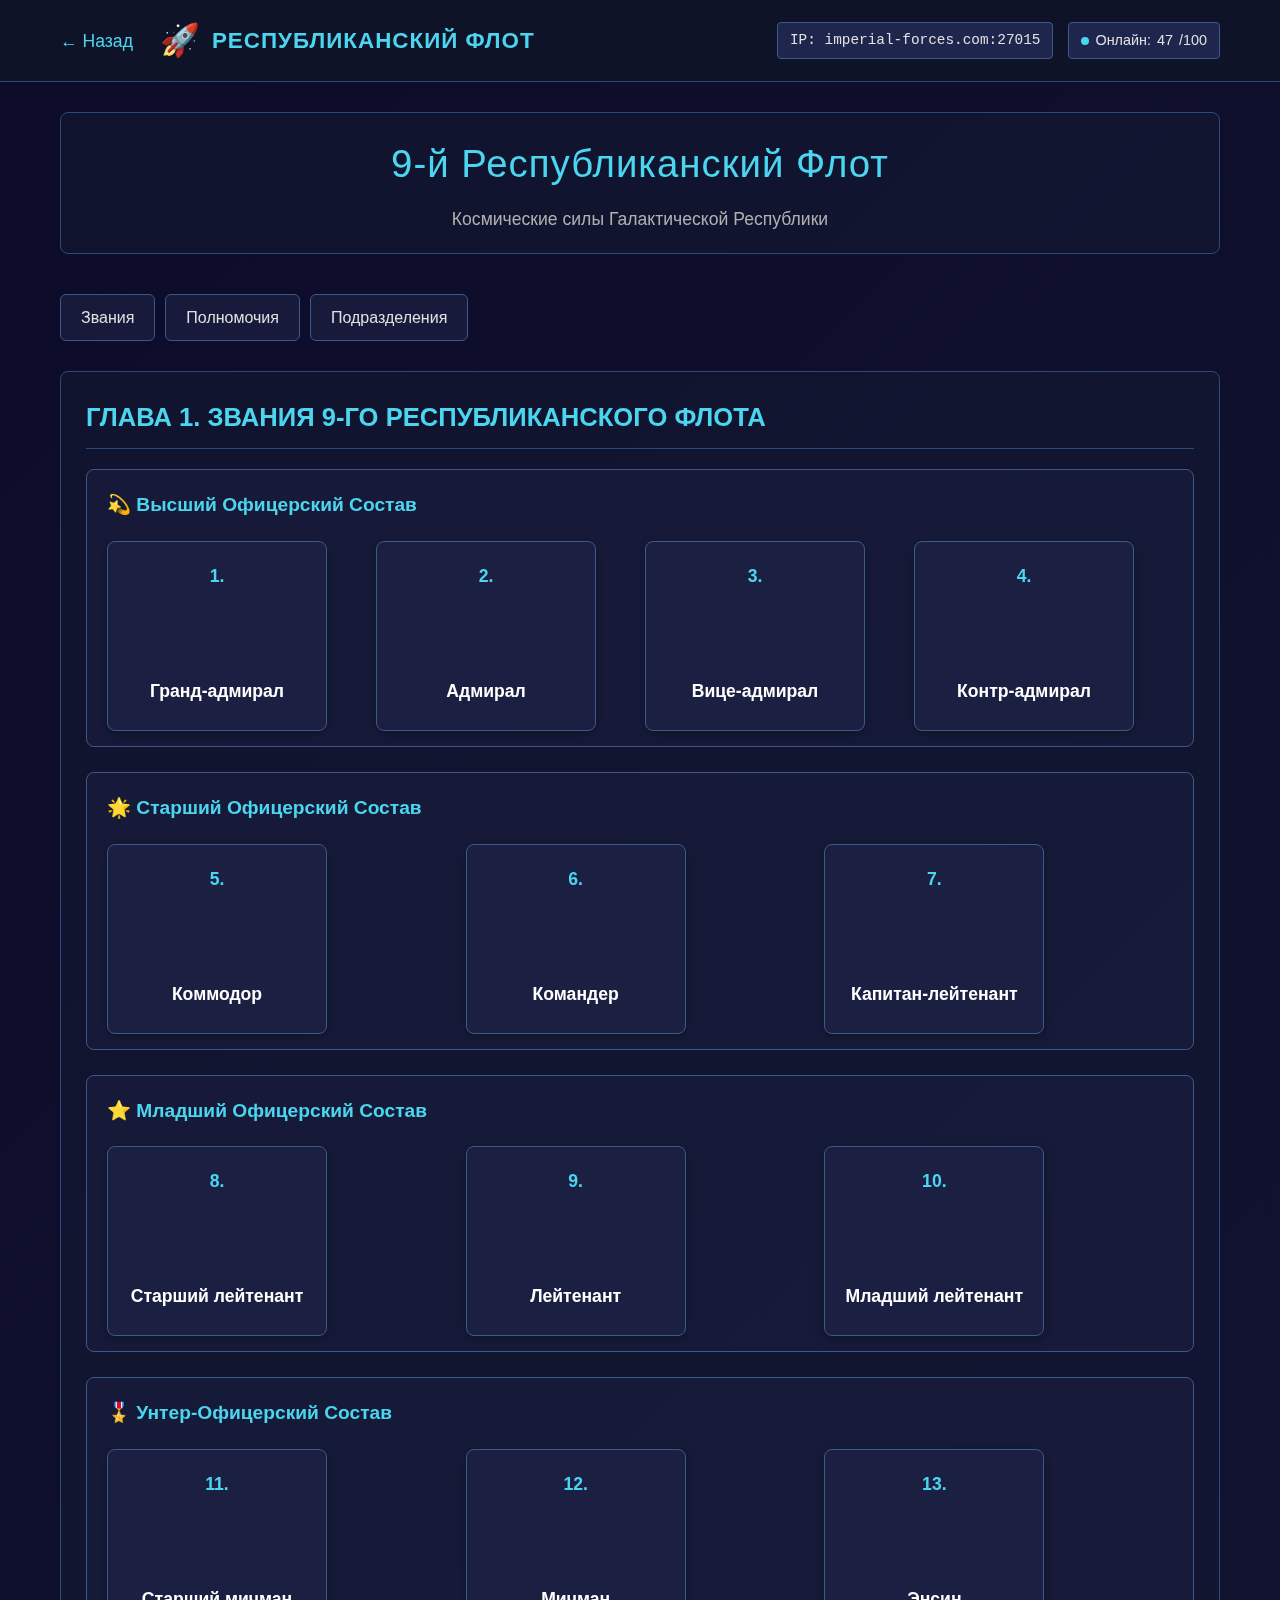
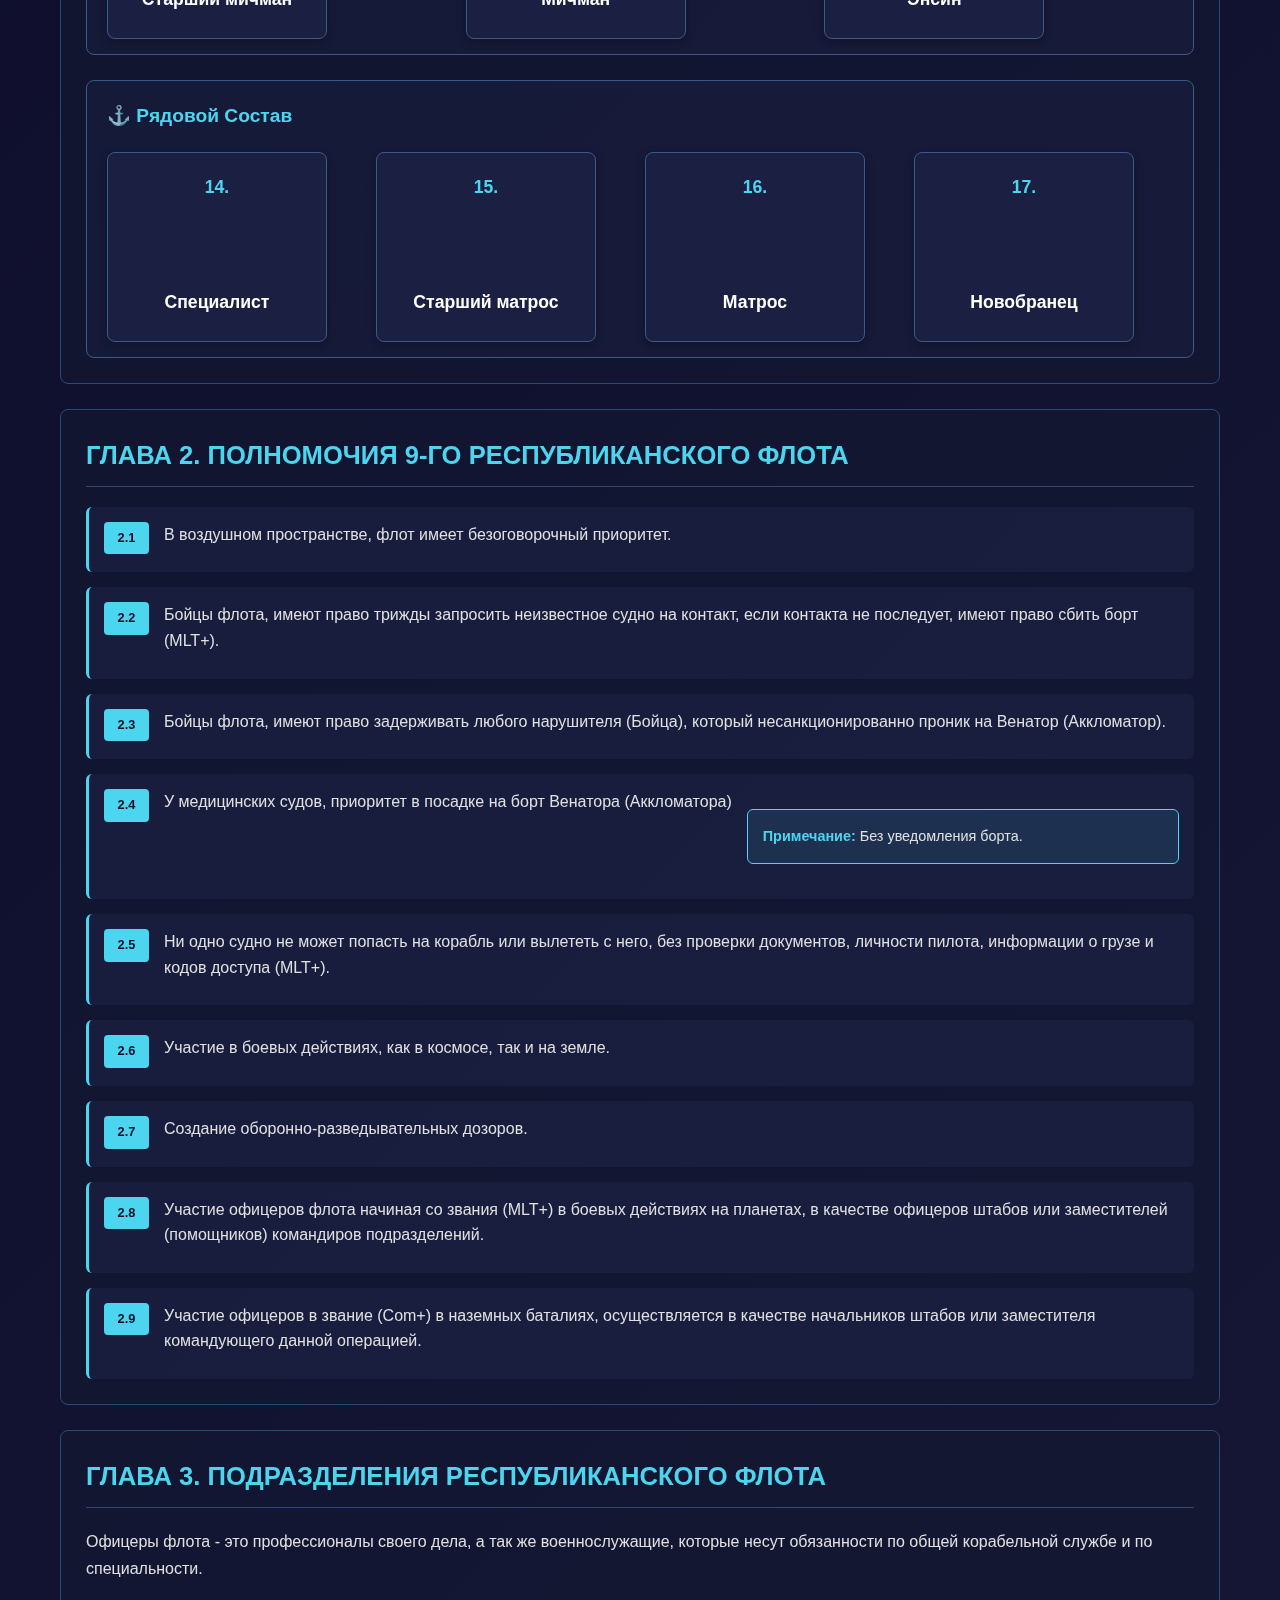
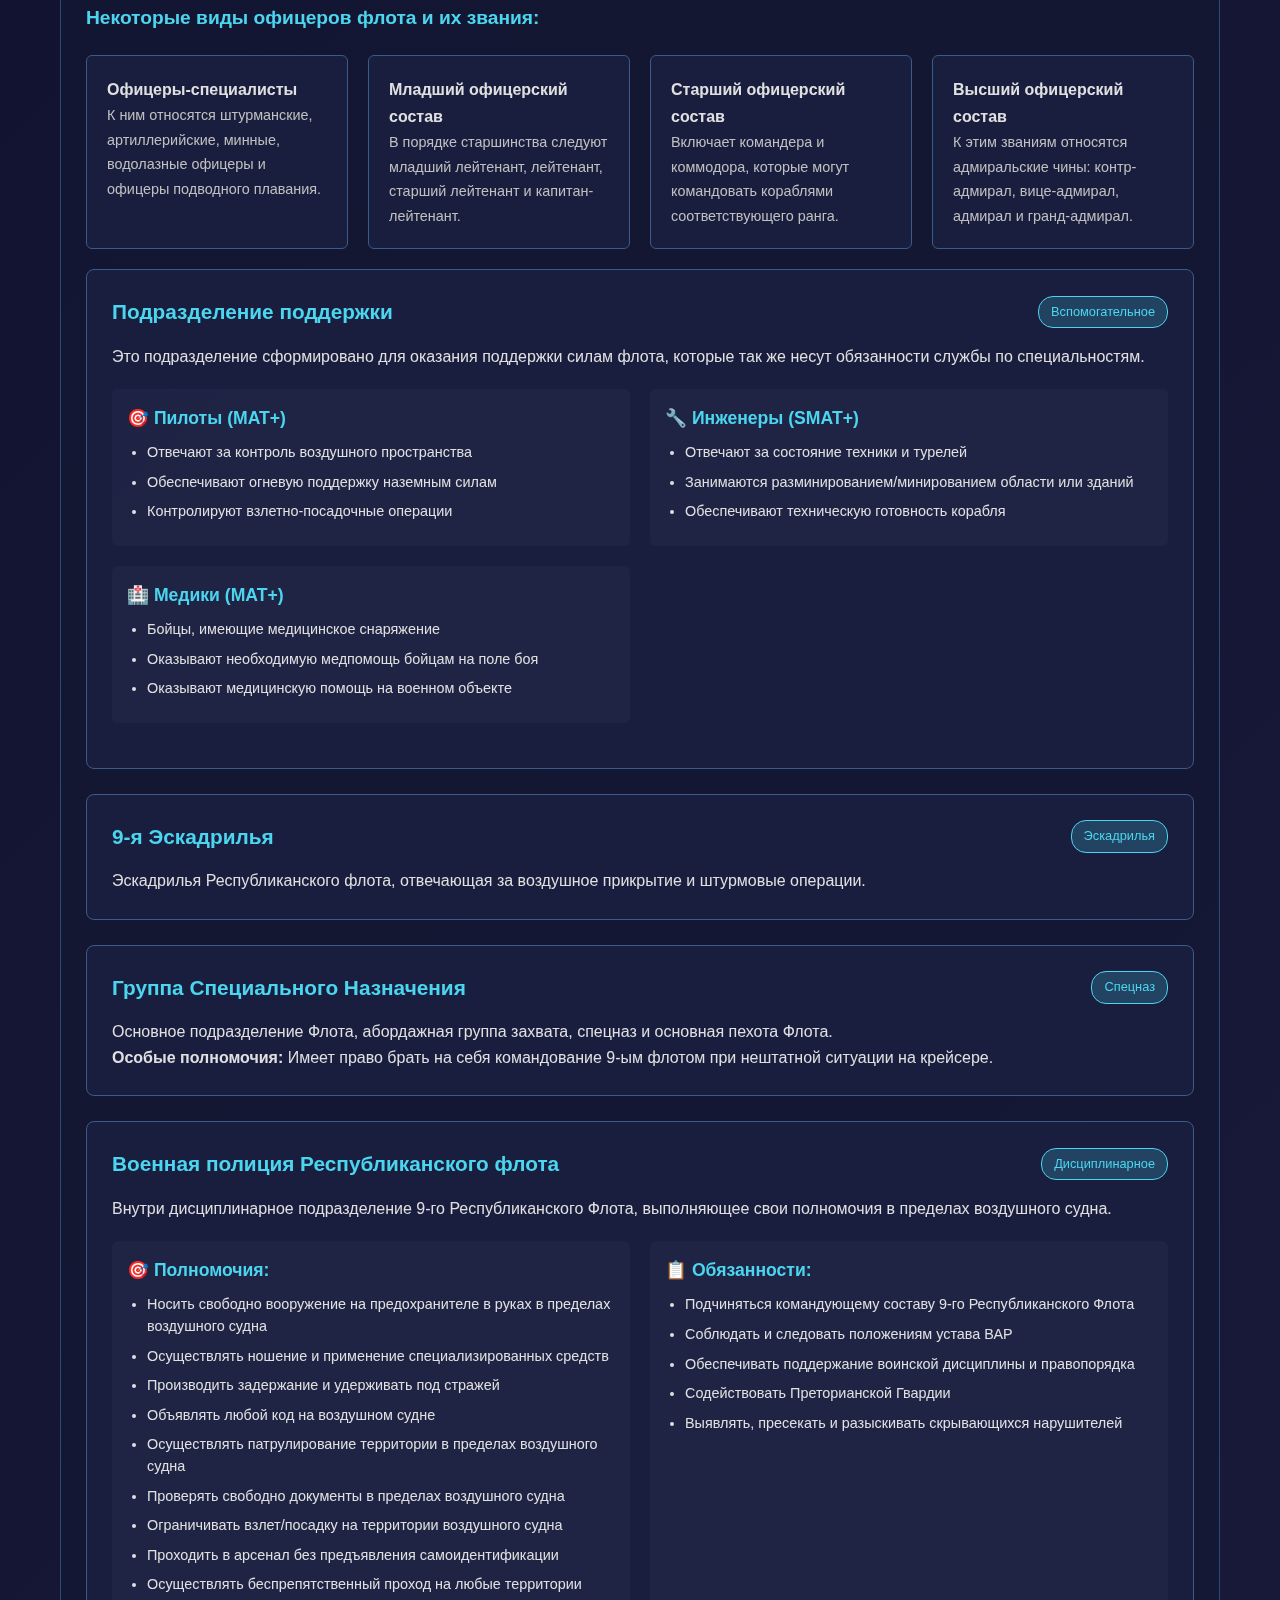
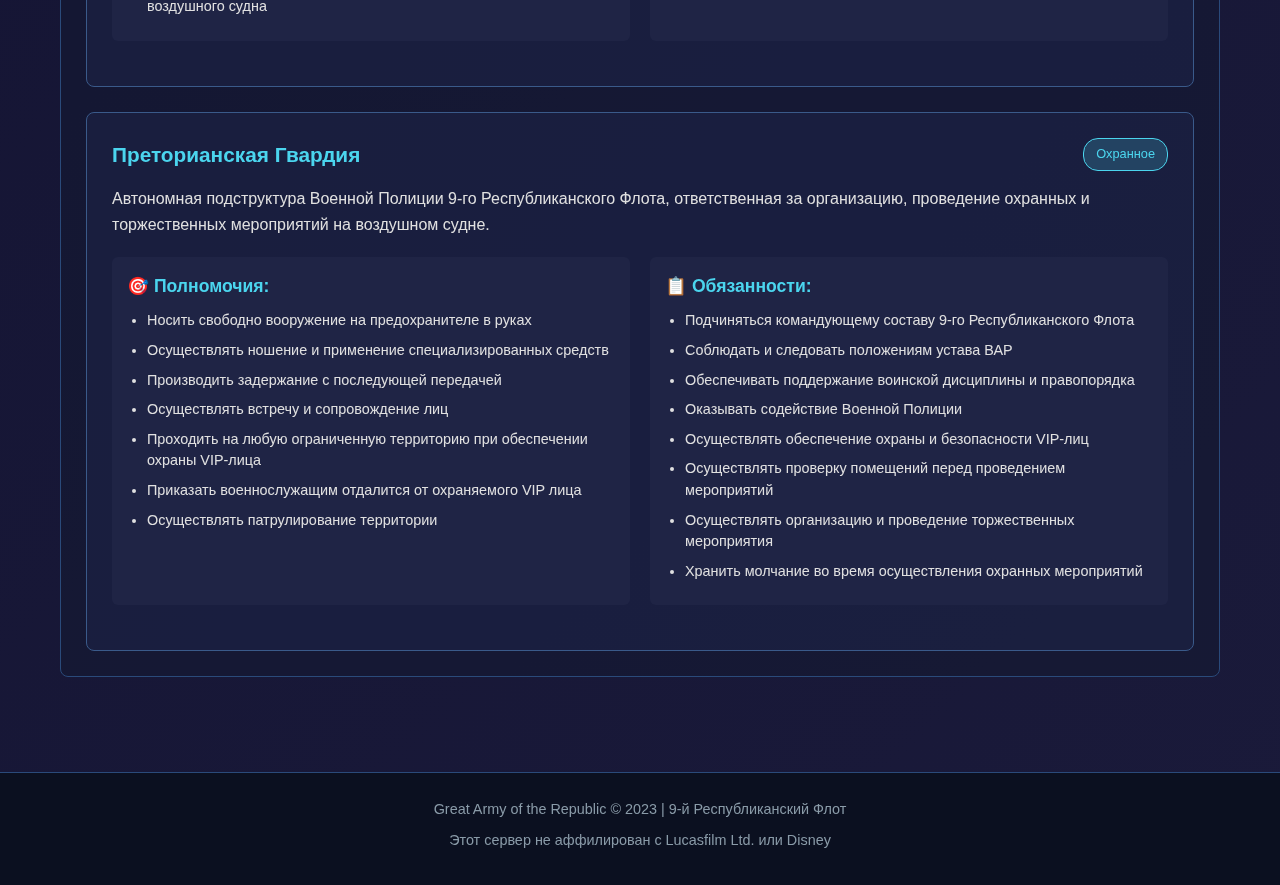
<file: fleet.html>
<!DOCTYPE html>
<html lang="ru">
<head>
    <meta charset="UTF-8">
    <meta name="viewport" content="width=device-width, initial-scale=1.0">
    <title>Star Wars GMod - Республиканский Флот</title>
    <link rel="stylesheet" href="style.css">
</head>
<body>
    <!-- Фон со звездами -->
    <div class="stars" id="stars"></div>

    <!-- Шапка -->
    <header>
        <div class="container">
            <div class="logo">
                <a href="charter.html" class="back-button">← Назад</a>
                <div class="logo-icon">🚀</div>
                <div class="logo-text">РЕСПУБЛИКАНСКИЙ ФЛОТ</div>
            </div>
            <div class="server-info">
                <div class="server-ip">IP: imperial-forces.com:27015</div>
                <div class="players-online">
                    <span class="online-dot"></span>
                    Онлайн: <span id="online-count">47</span>/100
                </div>
            </div>
        </div>
    </header>

    <!-- Основной контент -->
    <main class="main-content">
        <div class="container">
            <div class="content-header">
                <h1>9-й Республиканский Флот</h1>
                <p>Космические силы Галактической Республики</p>
            </div>

            <!-- Навигация по разделам флота -->
            <nav class="fleet-nav">
                <a href="#ranks" class="nav-btn">Звания</a>
                <a href="#powers" class="nav-btn">Полномочия</a>
                <a href="#subdivisions" class="nav-btn">Подразделения</a>
            </nav>

            <!-- Содержание -->
            <div class="fleet-content">
                <!-- Глава 1: Звания -->
                <section id="ranks" class="fleet-section">
                    <h2>ГЛАВА 1. ЗВАНИЯ 9-ГО РЕСПУБЛИКАНСКОГО ФЛОТА</h2>
                    
                    <div class="rank-categories">
                        <!-- Высший офицерский состав -->
                        <div class="rank-category">
                            <h3>💫 Высший Офицерский Состав</h3>
                            <div class="ranks-list">
                                <div class="rank-item">
                                    <span class="rank-code">1.</span>
                                    <span class="rank-name">Гранд-адмирал</span>
                                </div>
                                <div class="rank-item">
                                    <span class="rank-code">2.</span>
                                    <span class="rank-name">Адмирал</span>
                                </div>
                                <div class="rank-item">
                                    <span class="rank-code">3.</span>
                                    <span class="rank-name">Вице-адмирал</span>
                                </div>
                                <div class="rank-item">
                                    <span class="rank-code">4.</span>
                                    <span class="rank-name">Контр-адмирал</span>
                                </div>
                            </div>
                        </div>

                        <!-- Старший офицерский состав -->
                        <div class="rank-category">
                            <h3>🌟 Старший Офицерский Состав</h3>
                            <div class="ranks-list">
                                <div class="rank-item">
                                    <span class="rank-code">5.</span>
                                    <span class="rank-name">Коммодор</span>
                                </div>
                                <div class="rank-item">
                                    <span class="rank-code">6.</span>
                                    <span class="rank-name">Командер</span>
                                </div>
                                <div class="rank-item">
                                    <span class="rank-code">7.</span>
                                    <span class="rank-name">Капитан-лейтенант</span>
                                </div>
                            </div>
                        </div>

                        <!-- Младший офицерский состав -->
                        <div class="rank-category">
                            <h3>⭐ Младший Офицерский Состав</h3>
                            <div class="ranks-list">
                                <div class="rank-item">
                                    <span class="rank-code">8.</span>
                                    <span class="rank-name">Старший лейтенант</span>
                                </div>
                                <div class="rank-item">
                                    <span class="rank-code">9.</span>
                                    <span class="rank-name">Лейтенант</span>
                                </div>
                                <div class="rank-item">
                                    <span class="rank-code">10.</span>
                                    <span class="rank-name">Младший лейтенант</span>
                                </div>
                            </div>
                        </div>

                        <!-- Унтер-офицерский состав -->
                        <div class="rank-category">
                            <h3>🎖️ Унтер-Офицерский Состав</h3>
                            <div class="ranks-list">
                                <div class="rank-item">
                                    <span class="rank-code">11.</span>
                                    <span class="rank-name">Старший мичман</span>
                                </div>
                                <div class="rank-item">
                                    <span class="rank-code">12.</span>
                                    <span class="rank-name">Мичман</span>
                                </div>
                                <div class="rank-item">
                                    <span class="rank-code">13.</span>
                                    <span class="rank-name">Энсин</span>
                                </div>
                            </div>
                        </div>

                        <!-- Рядовой состав -->
                        <div class="rank-category">
                            <h3>⚓ Рядовой Состав</h3>
                            <div class="ranks-list">
                                <div class="rank-item">
                                    <span class="rank-code">14.</span>
                                    <span class="rank-name">Специалист</span>
                                </div>
                                <div class="rank-item">
                                    <span class="rank-code">15.</span>
                                    <span class="rank-name">Старший матрос</span>
                                </div>
                                <div class="rank-item">
                                    <span class="rank-code">16.</span>
                                    <span class="rank-name">Матрос</span>
                                </div>
                                <div class="rank-item">
                                    <span class="rank-code">17.</span>
                                    <span class="rank-name">Новобранец</span>
                                </div>
                            </div>
                        </div>
                    </div>
                </section>

                <!-- Глава 2: Полномочия -->
                <section id="powers" class="fleet-section">
                    <h2>ГЛАВА 2. ПОЛНОМОЧИЯ 9-ГО РЕСПУБЛИКАНСКОГО ФЛОТА</h2>
                    
                    <div class="rules-list">
                        <div class="behavior-rule">
                            <span class="rule-number">2.1</span>
                            <p>В воздушном пространстве, флот имеет безоговорочный приоритет.</p>
                        </div>
                        
                        <div class="behavior-rule">
                            <span class="rule-number">2.2</span>
                            <p>Бойцы флота, имеют право трижды запросить неизвестное судно на контакт, если контакта не последует, имеют право сбить борт (MLT+).</p>
                        </div>
                        
                        <div class="behavior-rule">
                            <span class="rule-number">2.3</span>
                            <p>Бойцы флота, имеют право задерживать любого нарушителя (Бойца), который несанкционированно проник на Венатор (Аккломатор).</p>
                        </div>
                        
                        <div class="behavior-rule">
                            <span class="rule-number">2.4</span>
                            <p>У медицинских судов, приоритет в посадке на борт Венатора (Аккломатора)</p>
                            <div class="note-box">
                                <strong>Примечание:</strong> Без уведомления борта.
                            </div>
                        </div>
                        
                        <div class="behavior-rule">
                            <span class="rule-number">2.5</span>
                            <p>Ни одно судно не может попасть на корабль или вылететь с него, без проверки документов, личности пилота, информации о грузе и кодов доступа (MLT+).</p>
                        </div>
                        
                        <div class="behavior-rule">
                            <span class="rule-number">2.6</span>
                            <p>Участие в боевых действиях, как в космосе, так и на земле.</p>
                        </div>
                        
                        <div class="behavior-rule">
                            <span class="rule-number">2.7</span>
                            <p>Создание оборонно-разведывательных дозоров.</p>
                        </div>
                        
                        <div class="behavior-rule">
                            <span class="rule-number">2.8</span>
                            <p>Участие офицеров флота начиная со звания (MLT+) в боевых действиях на планетах, в качестве офицеров штабов или заместителей (помощников) командиров подразделений.</p>
                        </div>
                        
                        <div class="behavior-rule">
                            <span class="rule-number">2.9</span>
                            <p>Участие офицеров в звание (Com+) в наземных баталиях, осуществляется в качестве начальников штабов или заместителя командующего данной операцией.</p>
                        </div>
                    </div>
                </section>

                <!-- Глава 3: Подразделения -->
                <section id="subdivisions" class="fleet-section">
                    <h2>ГЛАВА 3. ПОДРАЗДЕЛЕНИЯ РЕСПУБЛИКАНСКОГО ФЛОТА</h2>
                    
                    <div class="content-block">
                        <p>Офицеры флота - это профессионалы своего дела, а так же военнослужащие, которые несут обязанности по общей корабельной службе и по специальности.</p>
                        
                        <h3>Некоторые виды офицеров флота и их звания:</h3>
                        
                        <div class="definition-grid">
                            <div class="definition-card">
                                <h4>Офицеры-специалисты</h4>
                                <p>К ним относятся штурманские, артиллерийские, минные, водолазные офицеры и офицеры подводного плавания.</p>
                            </div>
                            
                            <div class="definition-card">
                                <h4>Младший офицерский состав</h4>
                                <p>В порядке старшинства следуют младший лейтенант, лейтенант, старший лейтенант и капитан-лейтенант.</p>
                            </div>
                            
                            <div class="definition-card">
                                <h4>Старший офицерский состав</h4>
                                <p>Включает командера и коммодора, которые могут командовать кораблями соответствующего ранга.</p>
                            </div>
                            
                            <div class="definition-card">
                                <h4>Высший офицерский состав</h4>
                                <p>К этим званиям относятся адмиральские чины: контр-адмирал, вице-адмирал, адмирал и гранд-адмирал.</p>
                            </div>
                        </div>
                    </div>

                    <div class="subdivisions-list">
                        <!-- Подразделение поддержки -->
                        <div class="subdivision-card">
                            <div class="subdivision-header">
                                <h3>Подразделение поддержки</h3>
                                <span class="subdivision-type">Вспомогательное</span>
                            </div>
                            <p>Это подразделение сформировано для оказания поддержки силам флота, которые так же несут обязанности службы по специальностям.</p>
                            
                            <div class="powers-duties">
                                <div class="powers">
                                    <h4>🎯 Пилоты (MAT+)</h4>
                                    <ul>
                                        <li>Отвечают за контроль воздушного пространства</li>
                                        <li>Обеспечивают огневую поддержку наземным силам</li>
                                        <li>Контролируют взлетно-посадочные операции</li>
                                    </ul>
                                </div>
                                
                                <div class="duties">
                                    <h4>🔧 Инженеры (SMAT+)</h4>
                                    <ul>
                                        <li>Отвечают за состояние техники и турелей</li>
                                        <li>Занимаются разминированием/минированием области или зданий</li>
                                        <li>Обеспечивают техническую готовность корабля</li>
                                    </ul>
                                </div>
                                
                                <div class="powers">
                                    <h4>🏥 Медики (MAT+)</h4>
                                    <ul>
                                        <li>Бойцы, имеющие медицинское снаряжение</li>
                                        <li>Оказывают необходимую медпомощь бойцам на поле боя</li>
                                        <li>Оказывают медицинскую помощь на военном объекте</li>
                                    </ul>
                                </div>
                            </div>
                        </div>

                        <!-- 9-я Эскадрилья -->
                        <div class="subdivision-card">
                            <div class="subdivision-header">
                                <h3>9-я Эскадрилья</h3>
                                <span class="subdivision-type">Эскадрилья</span>
                            </div>
                            <p>Эскадрилья Республиканского флота, отвечающая за воздушное прикрытие и штурмовые операции.</p>
                        </div>

                        <!-- Группа Специального Назначения -->
                        <div class="subdivision-card">
                            <div class="subdivision-header">
                                <h3>Группа Специального Назначения</h3>
                                <span class="subdivision-type">Спецназ</span>
                            </div>
                            <p>Основное подразделение Флота, абордажная группа захвата, спецназ и основная пехота Флота.</p>
                            <div class="subdivision-note">
                                <strong>Особые полномочия:</strong> Имеет право брать на себя командование 9-ым флотом при нештатной ситуации на крейсере.
                            </div>
                        </div>

                        <!-- Военная полиция -->
                        <div class="subdivision-card">
                            <div class="subdivision-header">
                                <h3>Военная полиция Республиканского флота</h3>
                                <span class="subdivision-type">Дисциплинарное</span>
                            </div>
                            <p>Внутри дисциплинарное подразделение 9-го Республиканского Флота, выполняющее свои полномочия в пределах воздушного судна.</p>
                            
                            <div class="powers-duties">
                                <div class="powers">
                                    <h4>🎯 Полномочия:</h4>
                                    <ul>
                                        <li>Носить свободно вооружение на предохранителе в руках в пределах воздушного судна</li>
                                        <li>Осуществлять ношение и применение специализированных средств</li>
                                        <li>Производить задержание и удерживать под стражей</li>
                                        <li>Объявлять любой код на воздушном судне</li>
                                        <li>Осуществлять патрулирование территории в пределах воздушного судна</li>
                                        <li>Проверять свободно документы в пределах воздушного судна</li>
                                        <li>Ограничивать взлет/посадку на территории воздушного судна</li>
                                        <li>Проходить в арсенал без предъявления самоидентификации</li>
                                        <li>Осуществлять беспрепятственный проход на любые территории воздушного судна</li>
                                    </ul>
                                </div>
                                
                                <div class="duties">
                                    <h4>📋 Обязанности:</h4>
                                    <ul>
                                        <li>Подчиняться командующему составу 9-го Республиканского Флота</li>
                                        <li>Соблюдать и следовать положениям устава ВАР</li>
                                        <li>Обеспечивать поддержание воинской дисциплины и правопорядка</li>
                                        <li>Содействовать Преторианской Гвардии</li>
                                        <li>Выявлять, пресекать и разыскивать скрывающихся нарушителей</li>
                                    </ul>
                                </div>
                            </div>
                        </div>

                        <!-- Преторианская Гвардия -->
                        <div class="subdivision-card">
                            <div class="subdivision-header">
                                <h3>Преторианская Гвардия</h3>
                                <span class="subdivision-type">Охранное</span>
                            </div>
                            <p>Автономная подструктура Военной Полиции 9-го Республиканского Флота, ответственная за организацию, проведение охранных и торжественных мероприятий на воздушном судне.</p>
                            
                            <div class="powers-duties">
                                <div class="powers">
                                    <h4>🎯 Полномочия:</h4>
                                    <ul>
                                        <li>Носить свободно вооружение на предохранителе в руках</li>
                                        <li>Осуществлять ношение и применение специализированных средств</li>
                                        <li>Производить задержание с последующей передачей</li>
                                        <li>Осуществлять встречу и сопровождение лиц</li>
                                        <li>Проходить на любую ограниченную территорию при обеспечении охраны VIP-лица</li>
                                        <li>Приказать военнослужащим отдалится от охраняемого VIP лица</li>
                                        <li>Осуществлять патрулирование территории</li>
                                    </ul>
                                </div>
                                
                                <div class="duties">
                                    <h4>📋 Обязанности:</h4>
                                    <ul>
                                        <li>Подчиняться командующему составу 9-го Республиканского Флота</li>
                                        <li>Соблюдать и следовать положениям устава ВАР</li>
                                        <li>Обеспечивать поддержание воинской дисциплины и правопорядка</li>
                                        <li>Оказывать содействие Военной Полиции</li>
                                        <li>Осуществлять обеспечение охраны и безопасности VIP-лиц</li>
                                        <li>Осуществлять проверку помещений перед проведением мероприятий</li>
                                        <li>Осуществлять организацию и проведение торжественных мероприятия</li>
                                        <li>Хранить молчание во время осуществления охранных мероприятий</li>
                                    </ul>
                                </div>
                            </div>
                        </div>
                    </div>
                </section>
            </div>
        </div>
    </main>

    <!-- Подвал -->
    <footer class="footer">
        <div class="container">
            <div class="footer-content">
                <p>Great Army of the Republic © 2023 | 9-й Республиканский Флот</p>
                <p>Этот сервер не аффилирован с Lucasfilm Ltd. или Disney</p>
            </div>
        </div>
    </footer>

    <script src="script.js"></script>
</body>
</html>
</file>
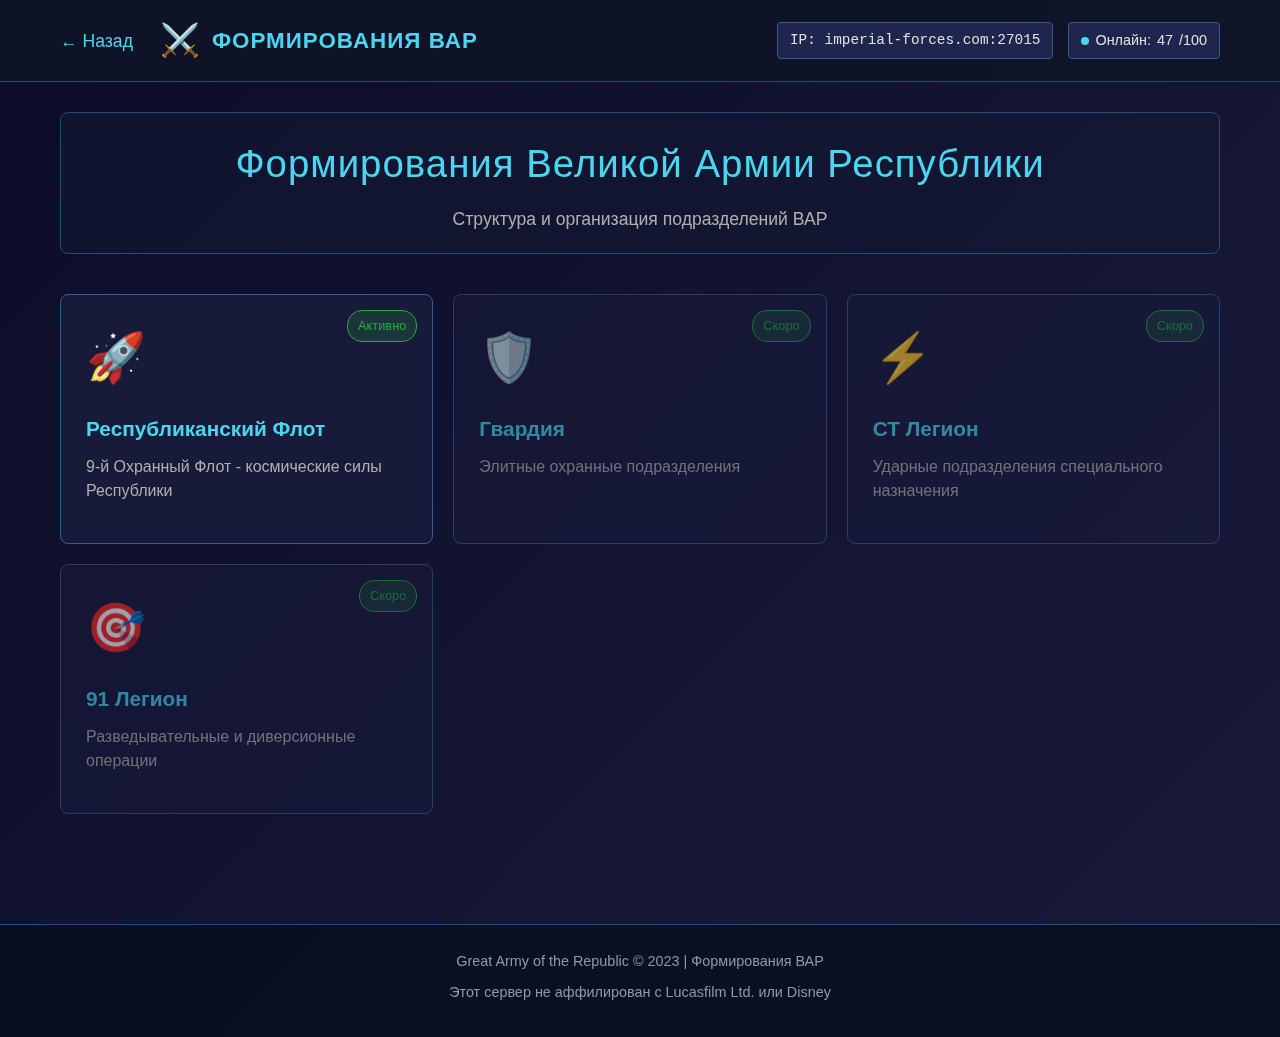
<file: formations.html>
<!DOCTYPE html>
<html lang="ru">
<head>
    <meta charset="UTF-8">
    <meta name="viewport" content="width=device-width, initial-scale=1.0">
    <title>Star Wars GMod - Формирования ВАР</title>
    <link rel="stylesheet" href="style.css">
</head>
<body>
    <!-- Фон со звездами -->
    <div class="stars" id="stars"></div>

    <!-- Шапка -->
    <header>
        <div class="container">
            <div class="logo">
                <a href="charter.html" class="back-button">← Назад</a>
                <div class="logo-icon">⚔️</div>
                <div class="logo-text">ФОРМИРОВАНИЯ ВАР</div>
            </div>
            <div class="server-info">
                <div class="server-ip">IP: imperial-forces.com:27015</div>
                <div class="players-online">
                    <span class="online-dot"></span>
                    Онлайн: <span id="online-count">47</span>/100
                </div>
            </div>
        </div>
    </header>

    <!-- Основной контент -->
    <main class="main-content">
        <div class="container">
            <div class="content-header">
                <h1>Формирования Великой Армии Республики</h1>
                <p>Структура и организация подразделений ВАР</p>
            </div>

            <!-- Навигация по формированиям -->
            <nav class="formations-nav">
                <a href="fleet.html" class="formation-card">
                    <div class="formation-icon">🚀</div>
                    <h3>Республиканский Флот</h3>
                    <p>9-й Охранный Флот - космические силы Республики</p>
                    <span class="formation-status active">Активно</span>
                </a>
                
                <a href="#" class="formation-card coming-soon">
                    <div class="formation-icon">🛡️</div>
                    <h3>Гвардия</h3>
                    <p>Элитные охранные подразделения</p>
                    <span class="formation-status">Скоро</span>
                </a>
                
                <a href="#" class="formation-card coming-soon">
                    <div class="formation-icon">⚡</div>
                    <h3>СТ Легион</h3>
                    <p>Ударные подразделения специального назначения</p>
                    <span class="formation-status">Скоро</span>
                </a>
                
                <a href="#" class="formation-card coming-soon">
                    <div class="formation-icon">🎯</div>
                    <h3>91 Легион</h3>
                    <p>Разведывательные и диверсионные операции</p>
                    <span class="formation-status">Скоро</span>
                </a>
            </nav>
        </div>
    </main>

    <!-- Подвал -->
    <footer class="footer">
        <div class="container">
            <div class="footer-content">
                <p>Great Army of the Republic © 2023 | Формирования ВАР</p>
                <p>Этот сервер не аффилирован с Lucasfilm Ltd. или Disney</p>
            </div>
        </div>
    </footer>

    <script src="script.js"></script>
</body>
</html>
</file>
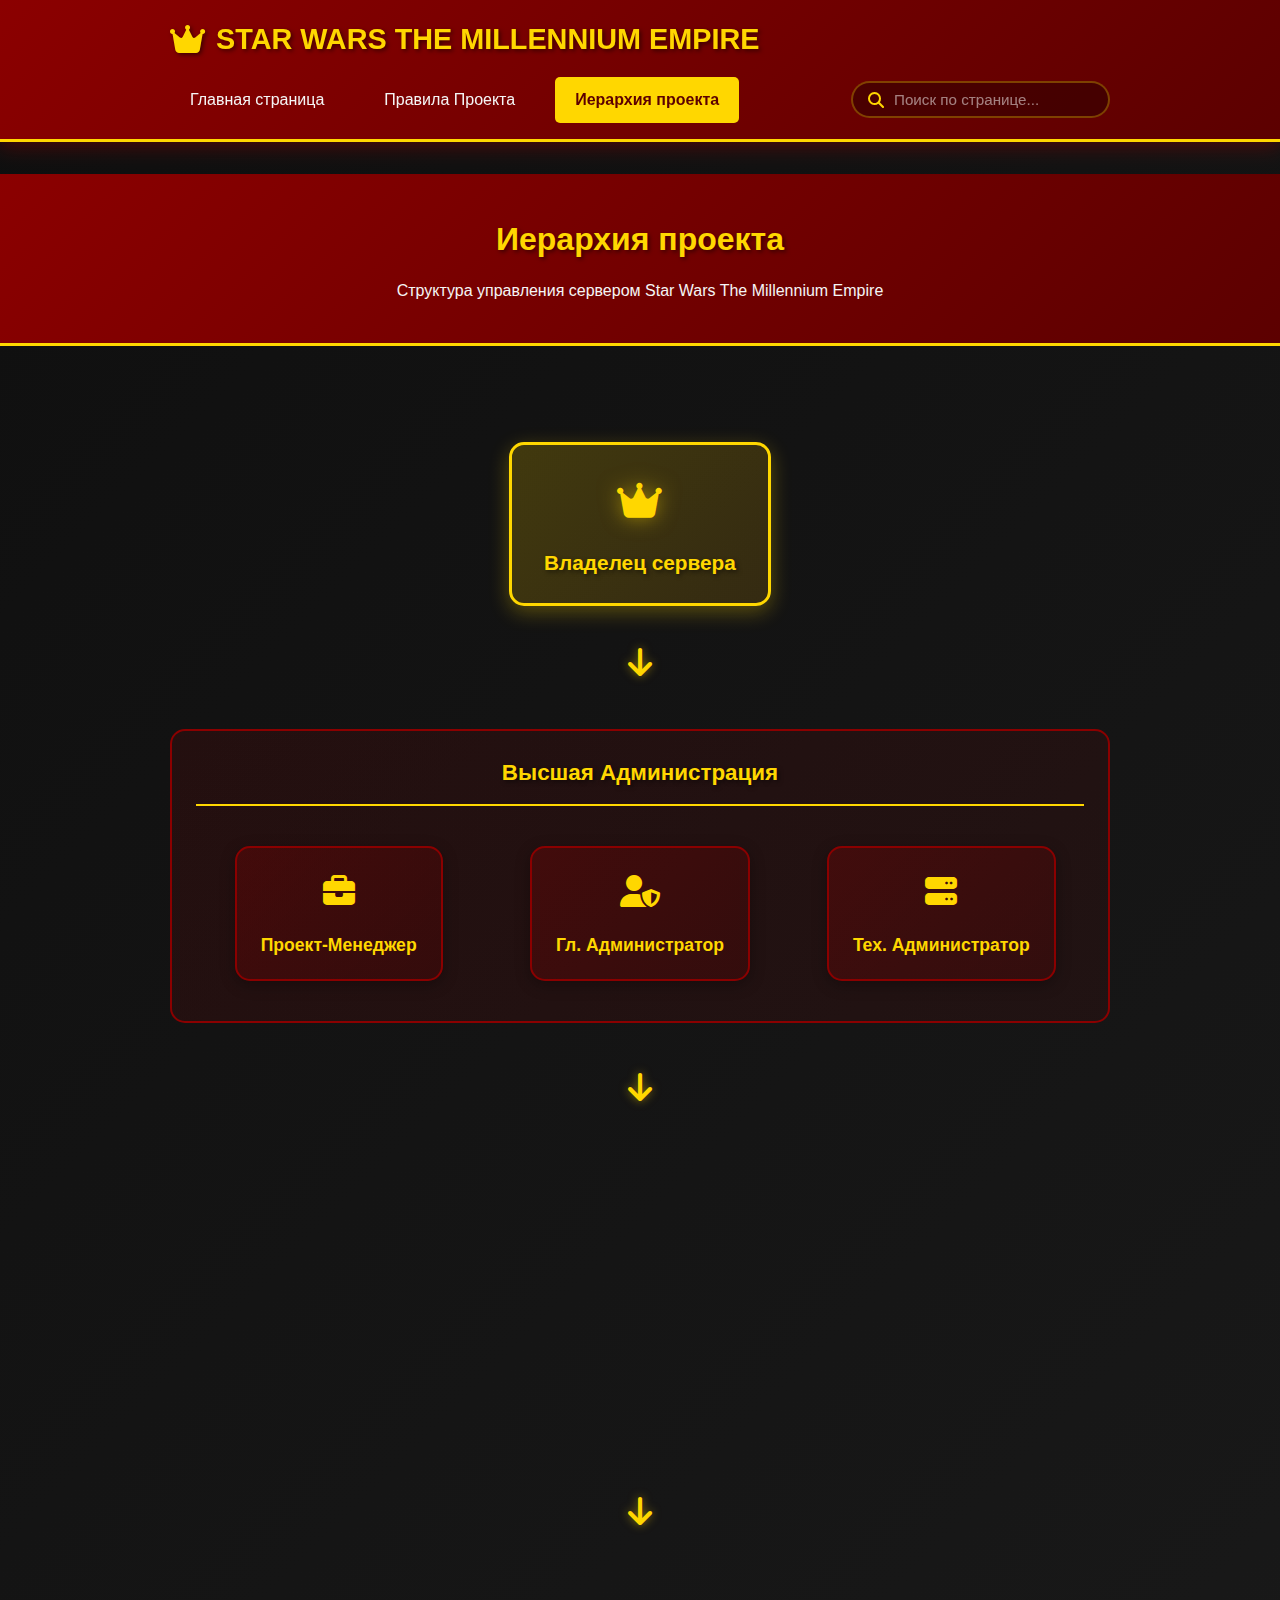
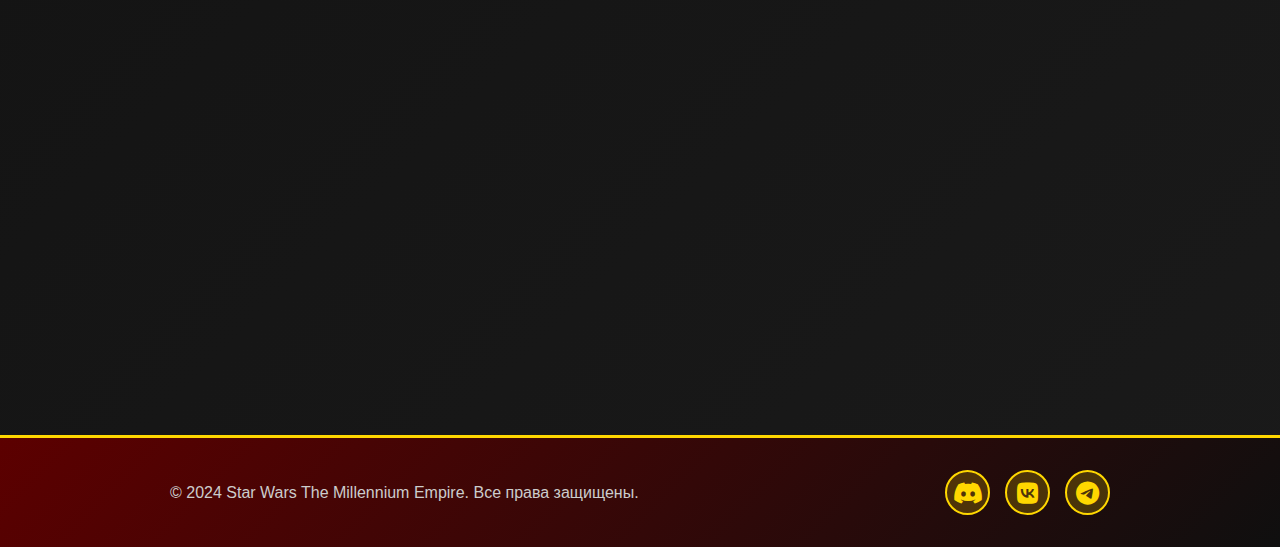
<file: ierarhiya.html>
<!DOCTYPE html>
<html lang="ru">
<head>
    <meta charset="UTF-8">
    <meta name="viewport" content="width=device-width, initial-scale=1.0">
    <title>Иерархия проекта - Star Wars The Millennium Empire</title>
    <link rel="stylesheet" href="styles.css">
    <link rel="stylesheet" href="https://cdnjs.cloudflare.com/ajax/libs/font-awesome/6.4.0/css/all.min.css">
</head>
<body>
    <!-- Шапка -->
    <header class="header">
        <div class="container">
            <div class="header-content">
                <div class="logo">
                    <i class="fas fa-crown"></i>
                    <span>STAR WARS THE MILLENNIUM EMPIRE</span>
                </div>
                <nav class="nav">
                    <a href="index.html" class="nav-link">Главная страница</a>
                    <a href="pravila.html" class="nav-link">Правила Проекта</a>
                    <a href="ierarhiya.html" class="nav-link active">Иерархия проекта</a>
                </nav>
                <div class="search-container">
                    <div class="search-box">
                        <i class="fas fa-search search-icon"></i>
                        <input type="text" id="search-input" placeholder="Поиск по странице..." autocomplete="off">
                        <button class="search-clear" id="search-clear" style="display: none;">
                            <i class="fas fa-times"></i>
                        </button>
                    </div>
                    <div class="search-results" id="search-results"></div>
                </div>
                <div class="mobile-menu-toggle">
                    <i class="fas fa-bars"></i>
                </div>
            </div>
        </div>
    </header>

    <!-- Основной контент -->
    <main class="main-content">
        <section class="page-header">
            <div class="container">
                <h1 class="page-title">Иерархия проекта</h1>
                <p class="page-subtitle">Структура управления сервером Star Wars The Millennium Empire</p>
            </div>
        </section>

        <section class="content-section">
            <div class="container">
                <div class="hierarchy-tree">
                    <!-- Владелец -->
                    <div class="hierarchy-node owner-node">
                        <div class="node-card owner-card">
                            <div class="node-icon">
                                <i class="fas fa-crown"></i>
                            </div>
                            <h3>Владелец сервера</h3>
                        </div>
                    </div>

                    <!-- Стрелка вниз -->
                    <div class="hierarchy-arrow">
                        <i class="fas fa-arrow-down"></i>
                    </div>

                    <!-- Высшая Администрация -->
                    <div class="hierarchy-level top-admin">
                        <h2 class="level-title">Высшая Администрация</h2>
                        <div class="level-nodes">
                            <div class="hierarchy-node">
                                <div class="node-card">
                                    <div class="node-icon">
                                        <i class="fas fa-briefcase"></i>
                                    </div>
                                    <h3>Проект-Менеджер</h3>
                                </div>
                            </div>
                            <div class="hierarchy-node">
                                <div class="node-card">
                                    <div class="node-icon">
                                        <i class="fas fa-user-shield"></i>
                                    </div>
                                    <h3>Гл. Администратор</h3>
                                </div>
                            </div>
                            <div class="hierarchy-node">
                                <div class="node-card">
                                    <div class="node-icon">
                                        <i class="fas fa-server"></i>
                                    </div>
                                    <h3>Tex. Администратор</h3>
                                </div>
                            </div>
                        </div>
                    </div>

                    <!-- Стрелка вниз -->
                    <div class="hierarchy-arrow">
                        <i class="fas fa-arrow-down"></i>
                    </div>

                    <!-- Старшая Администрация -->
                    <div class="hierarchy-level senior-admin">
                        <h2 class="level-title">Старшая Администрация</h2>
                        <div class="level-nodes">
                            <div class="hierarchy-node">
                                <div class="node-card">
                                    <div class="node-icon">
                                        <i class="fas fa-calendar-alt"></i>
                                    </div>
                                    <h3>Гл. Ивентолог</h3>
                                </div>
                            </div>
                            <div class="hierarchy-node">
                                <div class="node-card">
                                    <div class="node-icon">
                                        <i class="fas fa-project-diagram"></i>
                                    </div>
                                    <h3>Куратор-проекта</h3>
                                </div>
                            </div>
                            <div class="hierarchy-node">
                                <div class="node-card">
                                    <div class="node-icon">
                                        <i class="fas fa-users-cog"></i>
                                    </div>
                                    <h3>Куратор по персоналу</h3>
                                </div>
                            </div>
                        </div>
                    </div>

                    <!-- Стрелка вниз -->
                    <div class="hierarchy-arrow">
                        <i class="fas fa-arrow-down"></i>
                    </div>

                    <!-- Средняя Администрация -->
                    <div class="hierarchy-level middle-admin">
                        <h2 class="level-title">Средняя Администрация</h2>
                        <div class="level-nodes">
                            <div class="hierarchy-node">
                                <div class="node-card">
                                    <div class="node-icon">
                                        <i class="fas fa-user-tie"></i>
                                    </div>
                                    <h3>Помощник Гл. Администратора</h3>
                                </div>
                            </div>
                            <div class="hierarchy-node">
                                <div class="node-card">
                                    <div class="node-icon">
                                        <i class="fas fa-theater-masks"></i>
                                    </div>
                                    <h3>Куратор RP</h3>
                                </div>
                            </div>
                        </div>
                    </div>
                </div>
            </div>
        </section>
    </main>

    <!-- Подвал -->
    <footer class="footer">
        <div class="container">
            <div class="footer-content">
                <div class="footer-text">
                    <p>&copy; 2024 Star Wars The Millennium Empire. Все права защищены.</p>
                </div>
                <div class="footer-social">
                    <a href="#" class="social-link" title="Discord">
                        <i class="fab fa-discord"></i>
                    </a>
                    <a href="#" class="social-link" title="VKontakte">
                        <i class="fab fa-vk"></i>
                    </a>
                    <a href="#" class="social-link" title="Telegram">
                        <i class="fab fa-telegram"></i>
                    </a>
                </div>
            </div>
        </div>
    </footer>

    <script src="script.js"></script>
</body>
</html>
</file>
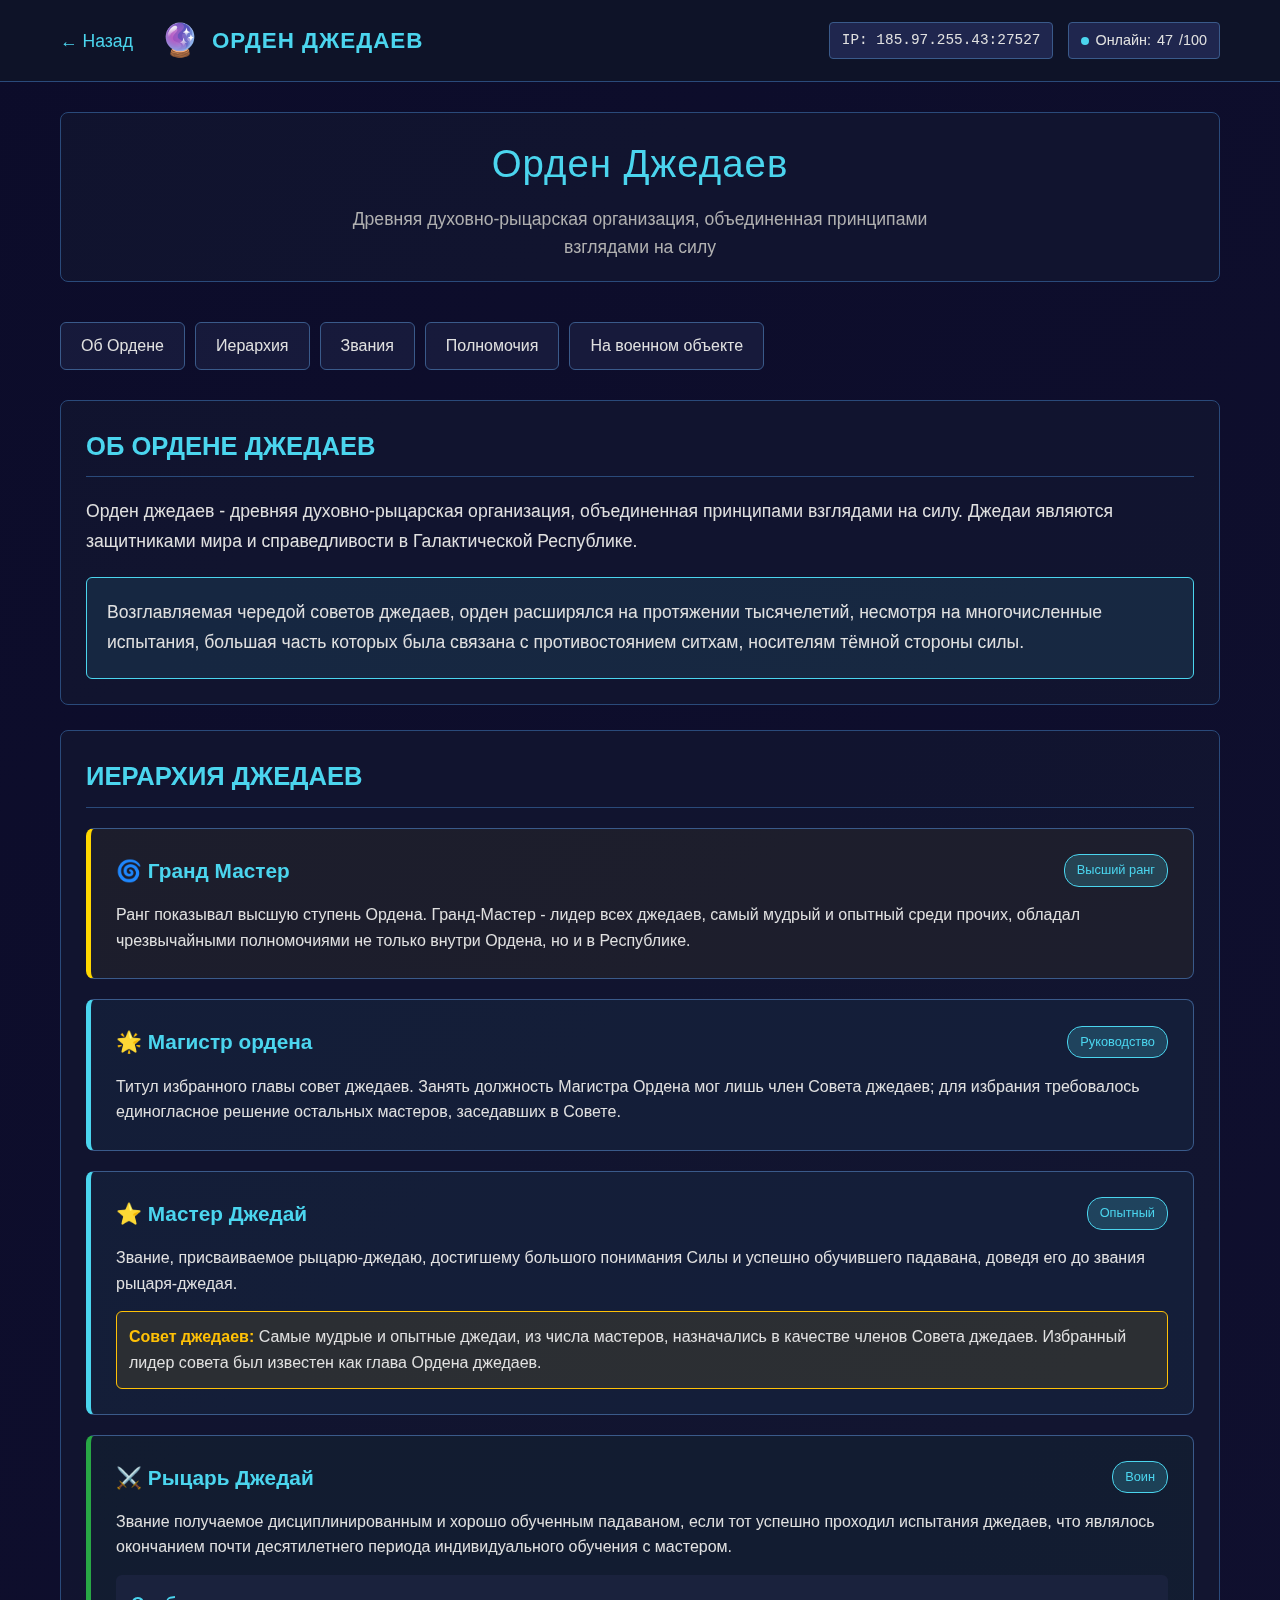
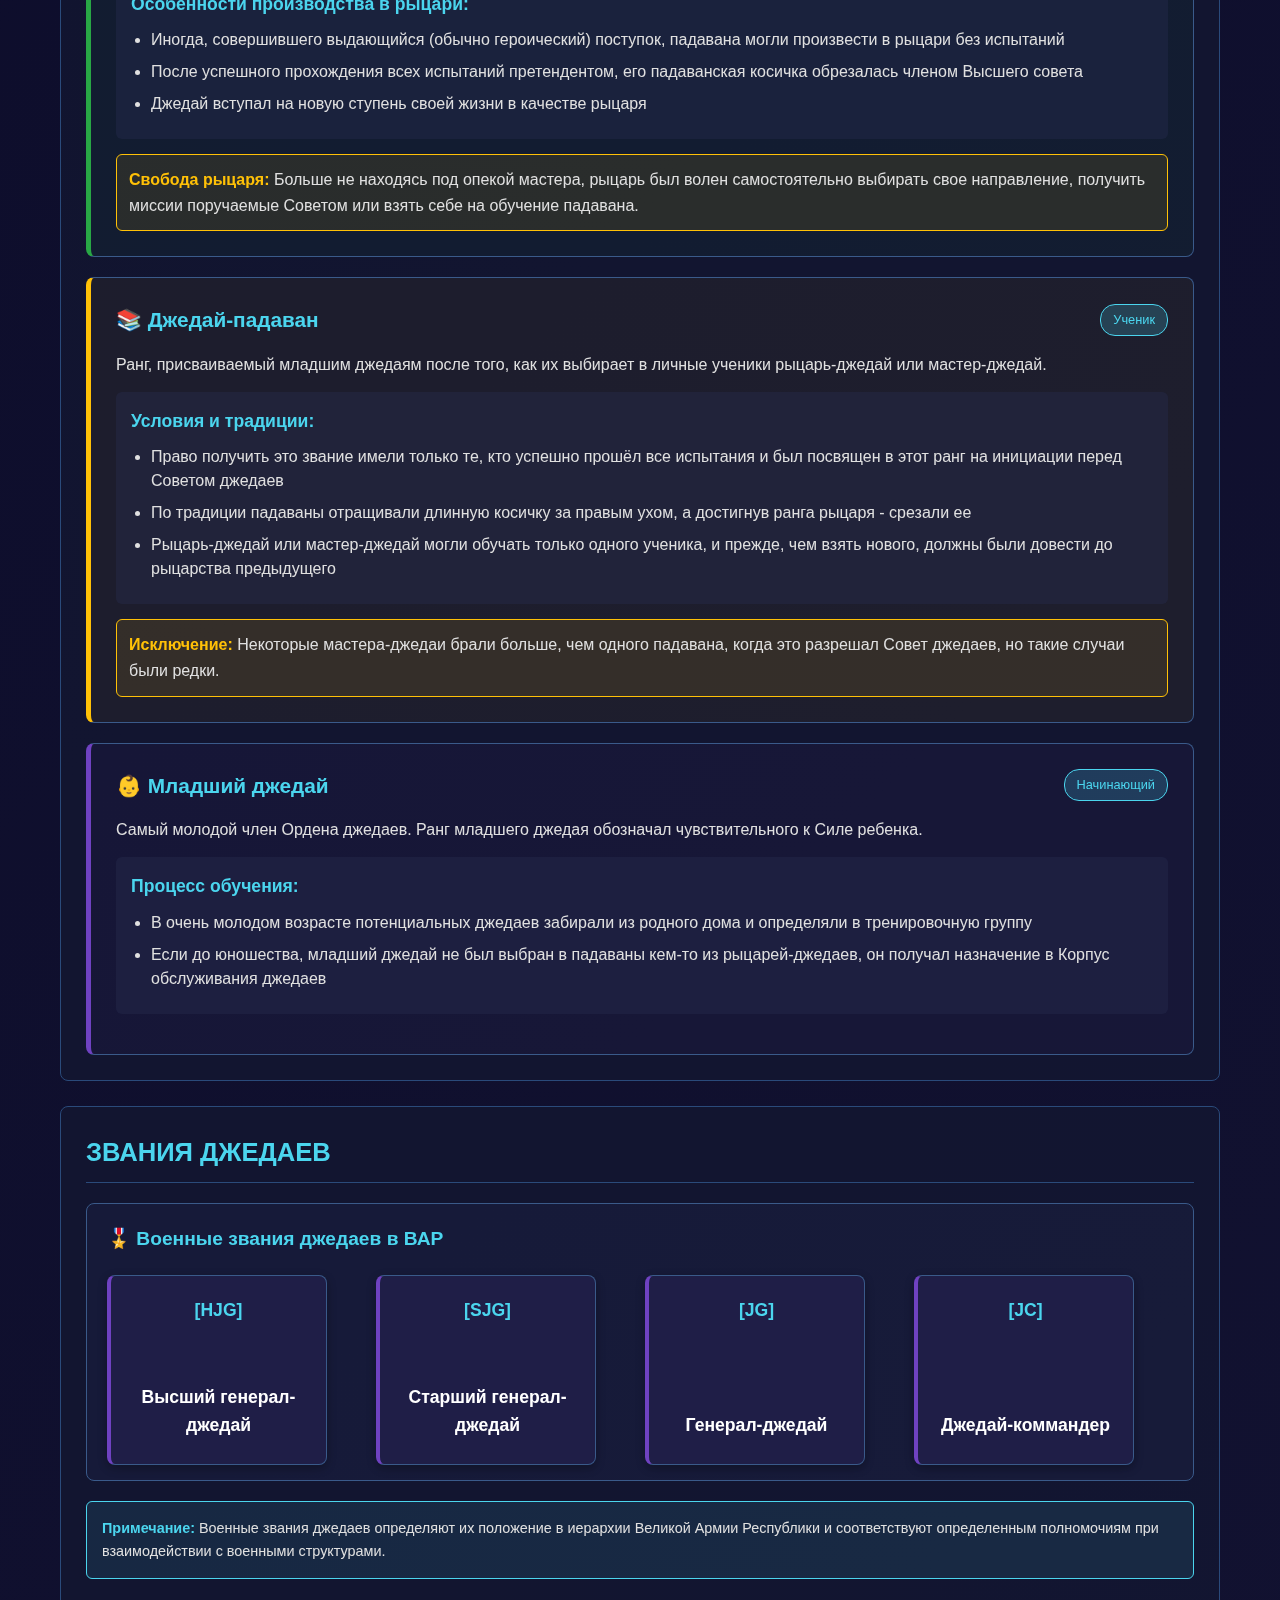
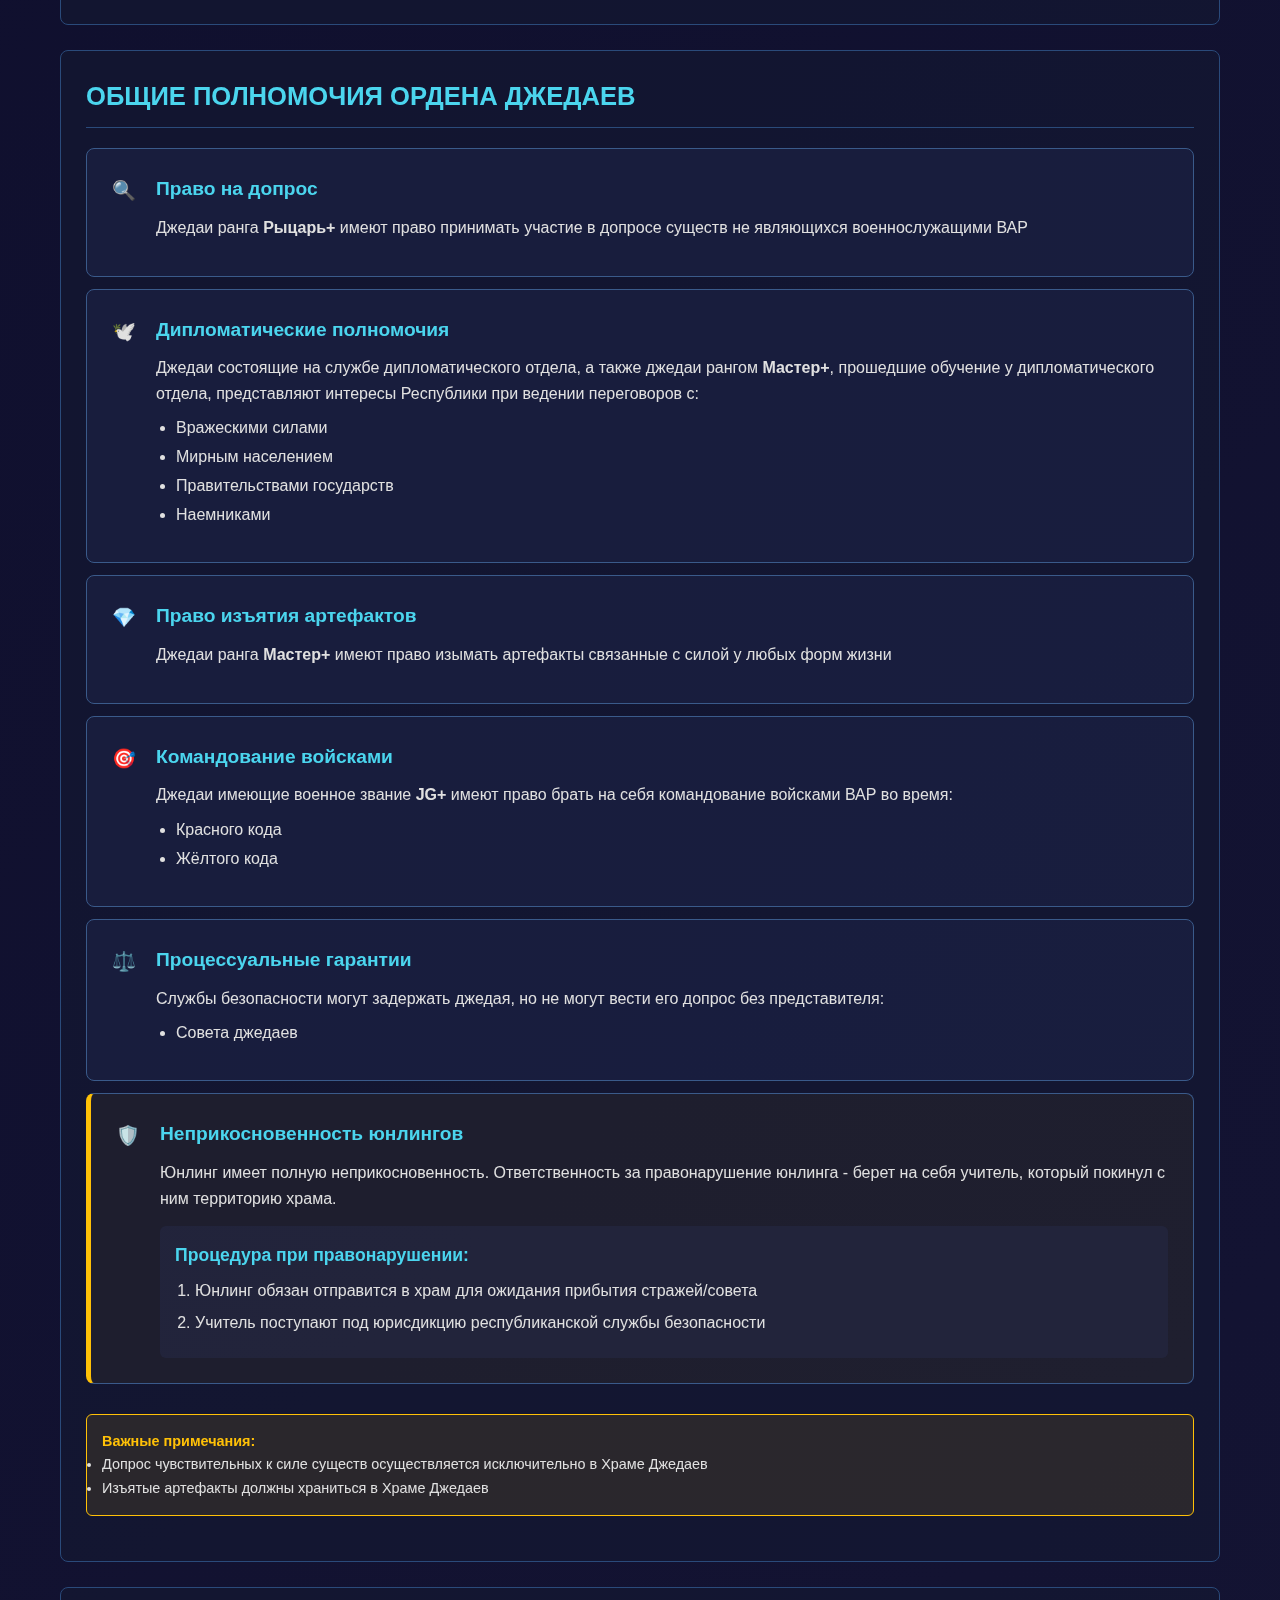
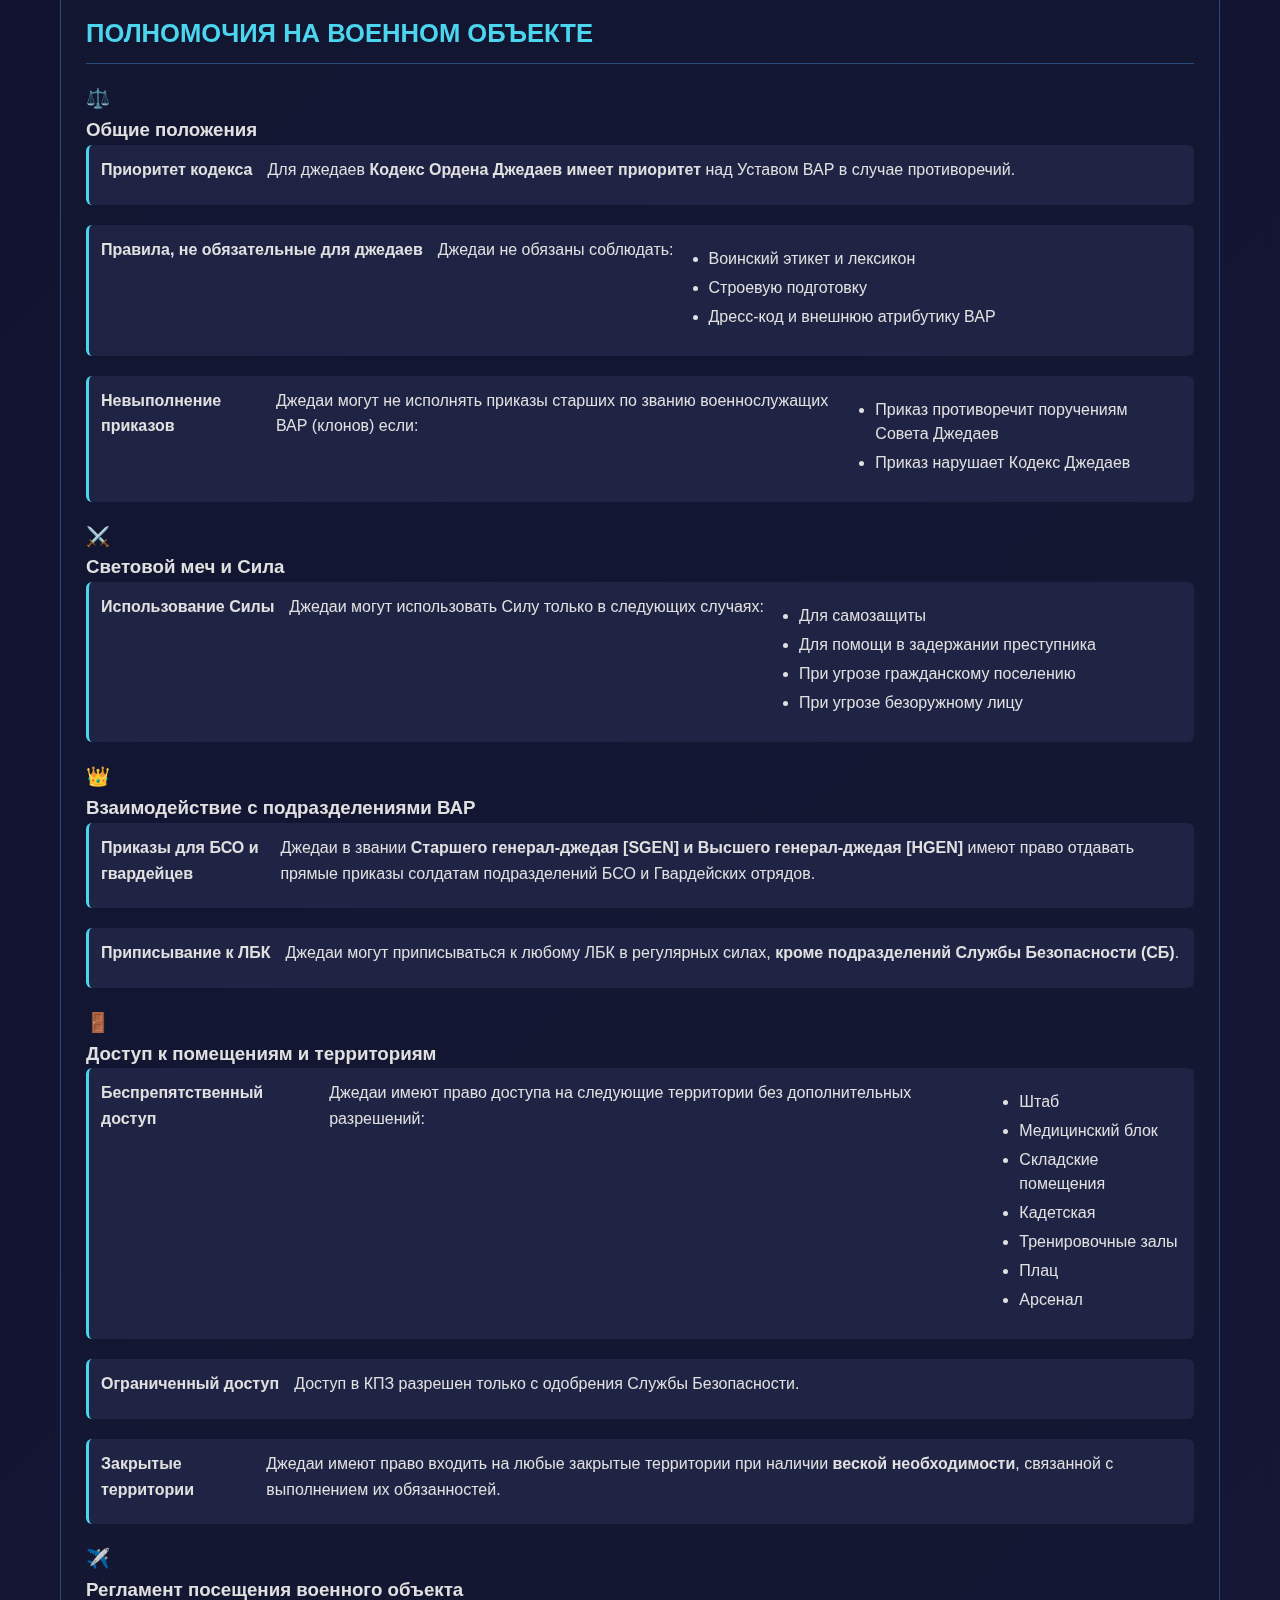
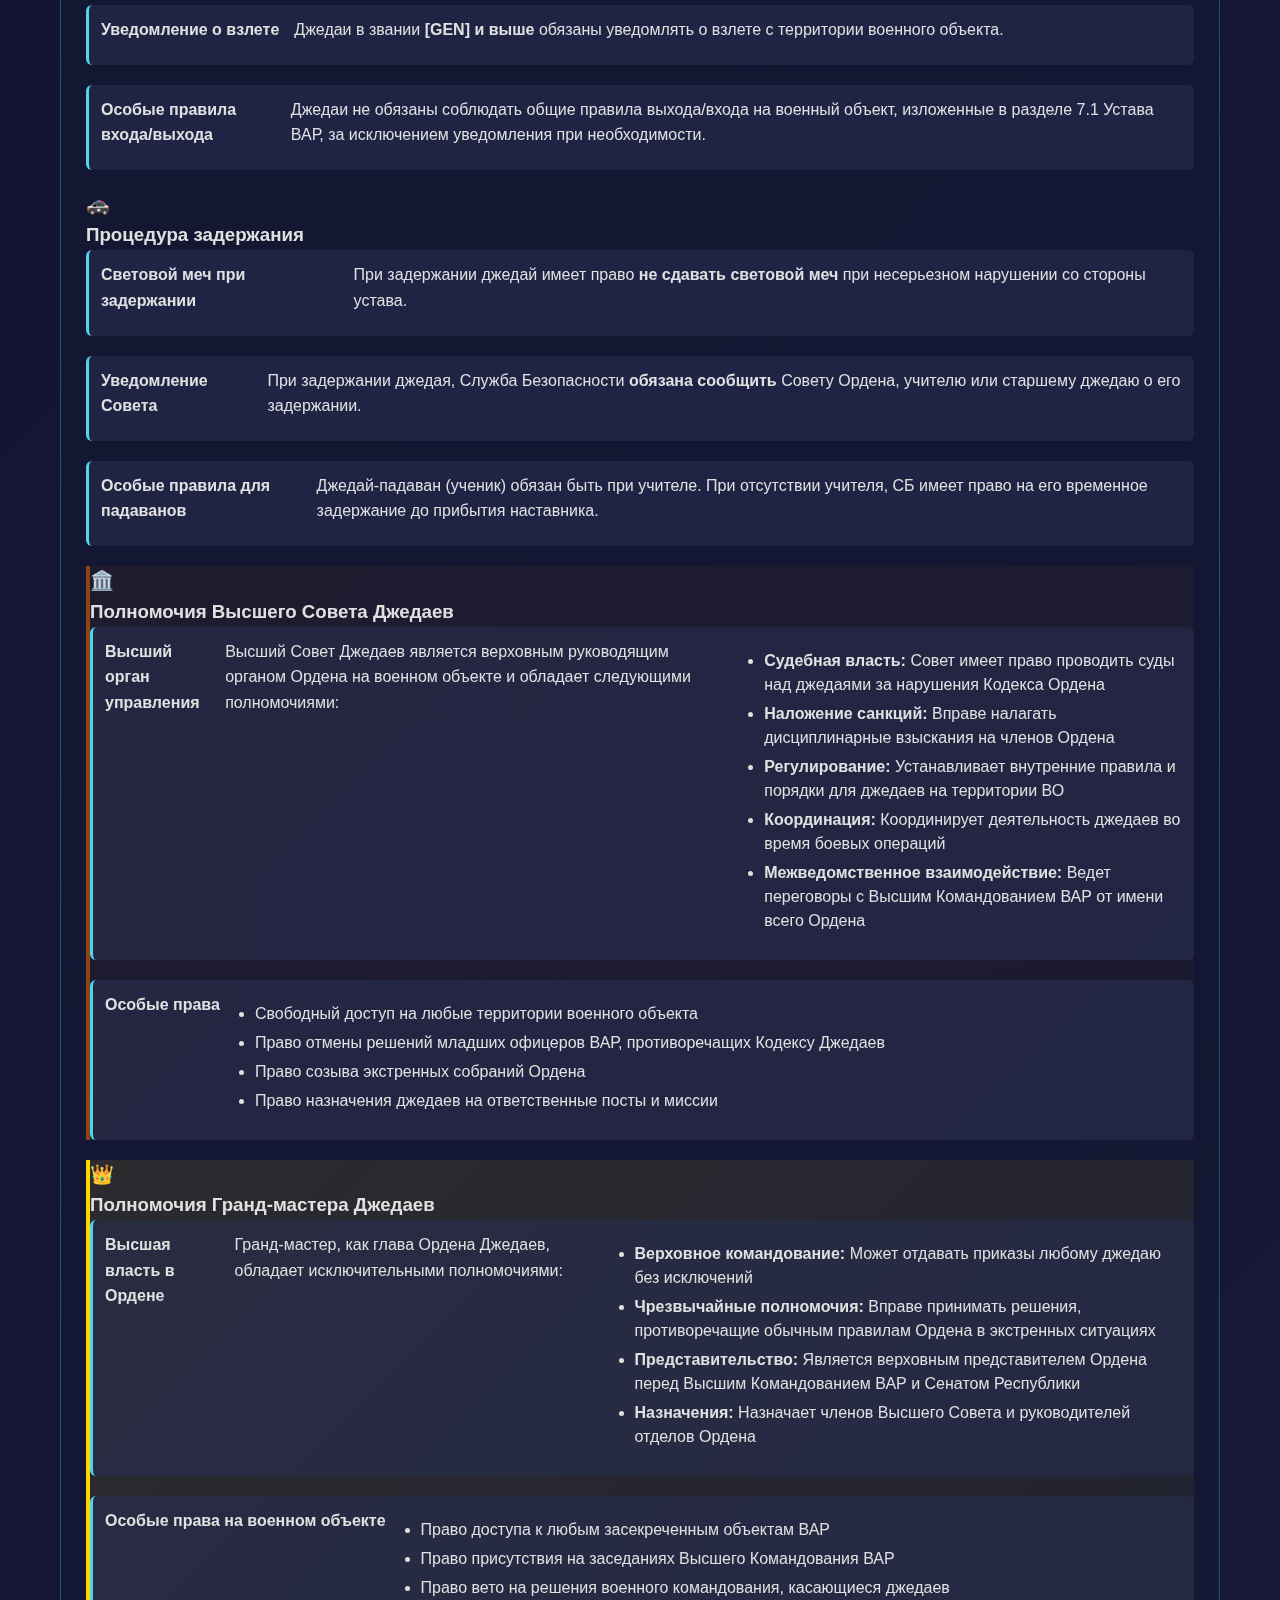
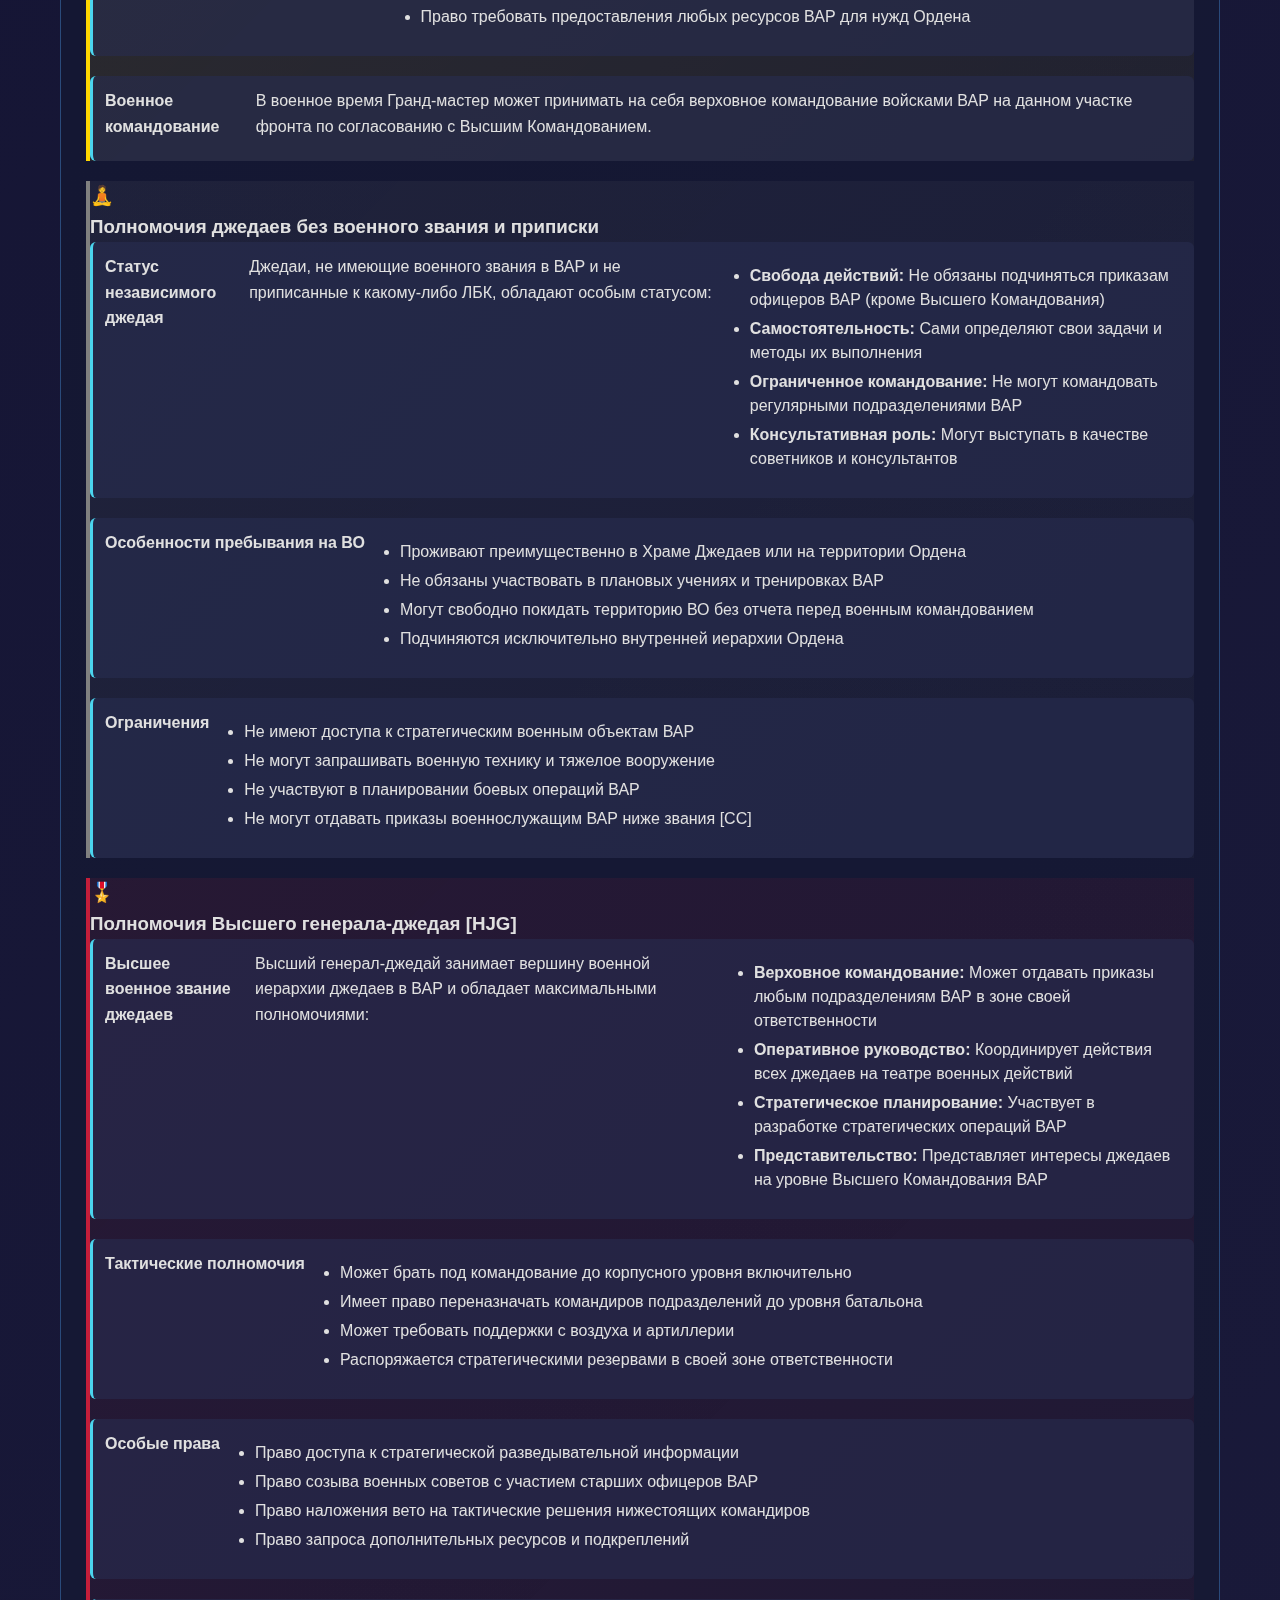
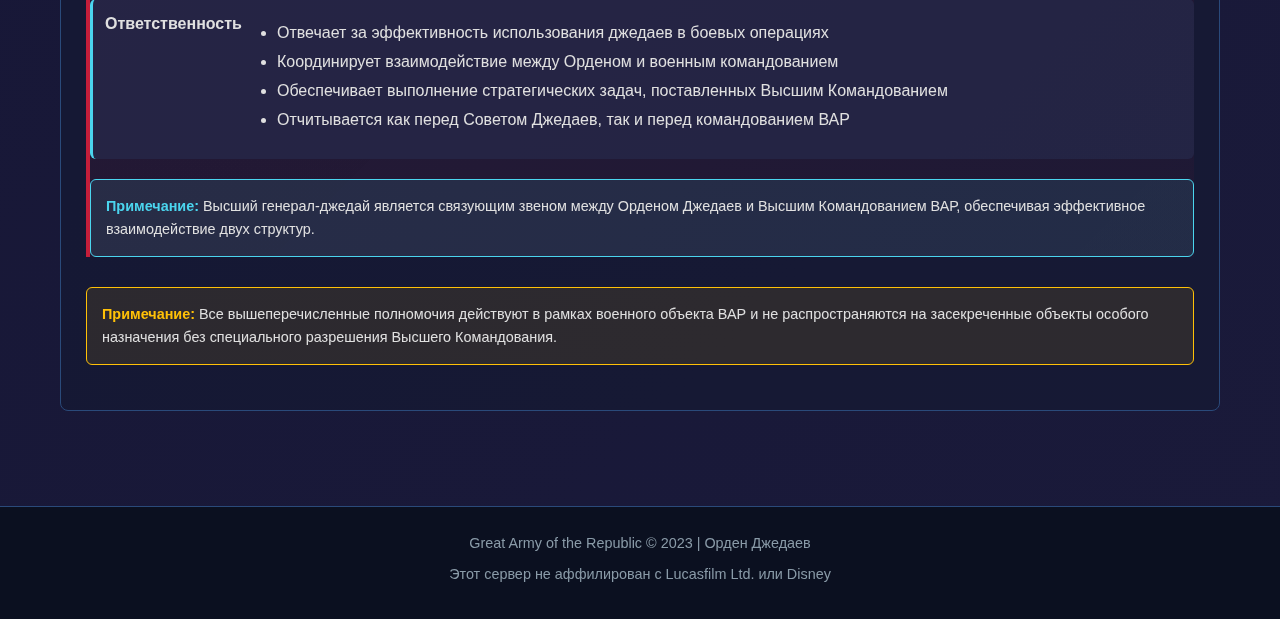
<file: order.html>
<!DOCTYPE html>
<html lang="ru">
<head>
    <meta charset="UTF-8">
    <meta name="viewport" content="width=device-width, initial-scale=1.0">
    <title>Star Wars GMod - Орден Джедаев</title>
    <link rel="stylesheet" href="style.css">
</head>
<body>
    <!-- Фон со звездами -->
    <div class="stars" id="stars"></div>

    <!-- Шапка -->
    <header>
        <div class="container">
            <div class="logo">
                <a href="charter.html" class="back-button">← Назад</a>
                <div class="logo-icon">🔮</div>
                <div class="logo-text">ОРДЕН ДЖЕДАЕВ</div>
            </div>
            <div class="server-info">
                <div class="server-ip">IP: 185.97.255.43:27527</div>
                <div class="players-online">
                    <span class="online-dot"></span>
                    Онлайн: <span id="online-count">47</span>/100
                </div>
            </div>
        </div>
    </header>

    <!-- Основной контент -->
    <main class="main-content">
        <div class="container">
            <div class="content-header">
                <h1>Орден Джедаев</h1>
                <p>Древняя духовно-рыцарская организация, объединенная принципами взглядами на силу</p>
            </div>
            <nav class="order-nav">
                <a href="#about" class="nav-btn">Об Ордене</a>
                <a href="#hierarchy" class="nav-btn">Иерархия</a>
                <a href="#ranks" class="nav-btn">Звания</a>
                <a href="#powers" class="nav-btn">Полномочия</a>
                <a href="#military-powers" class="nav-btn">На военном объекте</a>
            </nav>

            <!-- Содержание -->
            <div class="order-content">
                <!-- Об Ордене -->
                <section id="about" class="order-section">
                    <h2>ОБ ОРДЕНЕ ДЖЕДАЕВ</h2>
                    <div class="content-block">
                        <div class="order-intro">
                            <p>Орден джедаев - древняя духовно-рыцарская организация, объединенная принципами взглядами на силу. Джедаи являются защитниками мира и справедливости в Галактической Республике.</p>
                            
                            <div class="order-highlight">
                                <p>Возглавляемая чередой советов джедаев, орден расширялся на протяжении тысячелетий, несмотря на многочисленные испытания, большая часть которых была связана с противостоянием ситхам, носителям тёмной стороны силы.</p>
                            </div>
                        </div>
                    </div>
                </section>

                <!-- Иерархия -->
                <section id="hierarchy" class="order-section">
                    <h2>ИЕРАРХИЯ ДЖЕДАЕВ</h2>
                    
                    <div class="hierarchy-levels">
                        <!-- Гранд Мастер -->
                        <div class="hierarchy-card grand-master">
                            <div class="hierarchy-header">
                                <h3>🌀 Гранд Мастер</h3>
                                <span class="hierarchy-badge">Высший ранг</span>
                            </div>
                            <p>Ранг показывал высшую ступень Ордена. Гранд-Мастер - лидер всех джедаев, самый мудрый и опытный среди прочих, обладал чрезвычайными полномочиями не только внутри Ордена, но и в Республике.</p>
                        </div>

                        <!-- Магистр ордена -->
                        <div class="hierarchy-card master">
                            <div class="hierarchy-header">
                                <h3>🌟 Магистр ордена</h3>
                                <span class="hierarchy-badge">Руководство</span>
                            </div>
                            <p>Титул избранного главы совет джедаев. Занять должность Магистра Ордена мог лишь член Совета джедаев; для избрания требовалось единогласное решение остальных мастеров, заседавших в Совете.</p>
                        </div>

                        <!-- Мастер Джедай -->
                        <div class="hierarchy-card master">
                            <div class="hierarchy-header">
                                <h3>⭐ Мастер Джедай</h3>
                                <span class="hierarchy-badge">Опытный</span>
                            </div>
                            <p>Звание, присваиваемое рыцарю-джедаю, достигшему большого понимания Силы и успешно обучившего падавана, доведя его до звания рыцаря-джедая.</p>
                            <div class="hierarchy-note">
                                <strong>Совет джедаев:</strong> Самые мудрые и опытные джедаи, из числа мастеров, назначались в качестве членов Совета джедаев. Избранный лидер совета был известен как глава Ордена джедаев.
                            </div>
                        </div>

                        <!-- Рыцарь Джедай -->
                        <div class="hierarchy-card knight">
                            <div class="hierarchy-header">
                                <h3>⚔️ Рыцарь Джедай</h3>
                                <span class="hierarchy-badge">Воин</span>
                            </div>
                            <p>Звание получаемое дисциплинированным и хорошо обученным падаваном, если тот успешно проходил испытания джедаев, что являлось окончанием почти десятилетнего периода индивидуального обучения с мастером.</p>
                            
                            <div class="hierarchy-details">
                                <h4>Особенности производства в рыцари:</h4>
                                <ul>
                                    <li>Иногда, совершившего выдающийся (обычно героический) поступок, падавана могли произвести в рыцари без испытаний</li>
                                    <li>После успешного прохождения всех испытаний претендентом, его падаванская косичка обрезалась членом Высшего совета</li>
                                    <li>Джедай вступал на новую ступень своей жизни в качестве рыцаря</li>
                                </ul>
                            </div>

                            <div class="hierarchy-note">
                                <strong>Свобода рыцаря:</strong> Больше не находясь под опекой мастера, рыцарь был волен самостоятельно выбирать свое направление, получить миссии поручаемые Советом или взять себе на обучение падавана.
                            </div>
                        </div>

                        <!-- Джедай-падаван -->
                        <div class="hierarchy-card padawan">
                            <div class="hierarchy-header">
                                <h3>📚 Джедай-падаван</h3>
                                <span class="hierarchy-badge">Ученик</span>
                            </div>
                            <p>Ранг, присваиваемый младшим джедаям после того, как их выбирает в личные ученики рыцарь-джедай или мастер-джедай.</p>
                            
                            <div class="hierarchy-details">
                                <h4>Условия и традиции:</h4>
                                <ul>
                                    <li>Право получить это звание имели только те, кто успешно прошёл все испытания и был посвящен в этот ранг на инициации перед Советом джедаев</li>
                                    <li>По традиции падаваны отращивали длинную косичку за правым ухом, а достигнув ранга рыцаря - срезали ее</li>
                                    <li>Рыцарь-джедай или мастер-джедай могли обучать только одного ученика, и прежде, чем взять нового, должны были довести до рыцарства предыдущего</li>
                                </ul>
                            </div>

                            <div class="hierarchy-note">
                                <strong>Исключение:</strong> Некоторые мастера-джедаи брали больше, чем одного падавана, когда это разрешал Совет джедаев, но такие случаи были редки.
                            </div>
                        </div>

                        <!-- Младший джедай -->
                        <div class="hierarchy-card youngling">
                            <div class="hierarchy-header">
                                <h3>👶 Младший джедай</h3>
                                <span class="hierarchy-badge">Начинающий</span>
                            </div>
                            <p>Самый молодой член Ордена джедаев. Ранг младшего джедая обозначал чувствительного к Силе ребенка.</p>
                            
                            <div class="hierarchy-details">
                                <h4>Процесс обучения:</h4>
                                <ul>
                                    <li>В очень молодом возрасте потенциальных джедаев забирали из родного дома и определяли в тренировочную группу</li>
                                    <li>Если до юношества, младший джедай не был выбран в падаваны кем-то из рыцарей-джедаев, он получал назначение в Корпус обслуживания джедаев</li>
                                </ul>
                            </div>
                        </div>
                    </div>
                </section>

                <!-- Звания -->
                <section id="ranks" class="order-section">
                    <h2>ЗВАНИЯ ДЖЕДАЕВ</h2>
                    
                    <div class="jedi-ranks">
                        <div class="rank-category">
                            <h3>🎖️ Военные звания джедаев в ВАР</h3>
                            <div class="ranks-list">
                                <div class="rank-item jedi-rank">
                                    <span class="rank-code">[HJG]</span>
                                    <span class="rank-name">Высший генерал-джедай</span>
                                </div>
                                <div class="rank-item jedi-rank">
                                    <span class="rank-code">[SJG]</span>
                                    <span class="rank-name">Старший генерал-джедай</span>
                                </div>
                                <div class="rank-item jedi-rank">
                                    <span class="rank-code">[JG]</span>
                                    <span class="rank-name">Генерал-джедай</span>
                                </div>
                                <div class="rank-item jedi-rank">
                                    <span class="rank-code">[JC]</span>
                                    <span class="rank-name">Джедай-коммандер</span>
                                </div>
                            </div>
                        </div>
                    </div>

                    <div class="note-box">
                        <strong>Примечание:</strong> Военные звания джедаев определяют их положение в иерархии Великой Армии Республики и соответствуют определенным полномочиям при взаимодействии с военными структурами.
                    </div>
                </section>

                
                <section id="powers" class="order-section">
                    <h2>ОБЩИЕ ПОЛНОМОЧИЯ ОРДЕНА ДЖЕДАЕВ</h2>
                    
                    <div class="powers-list">
                        <div class="power-card">
                            <div class="power-icon">🔍</div>
                            <div class="power-content">
                                <h3>Право на допрос</h3>
                                <p>Джедаи ранга <strong>Рыцарь+</strong> имеют право принимать участие в допросе существ не являющихся военнослужащими ВАР</p>
                            </div>
                        </div>

                        <div class="power-card">
                            <div class="power-icon">🕊️</div>
                            <div class="power-content">
                                <h3>Дипломатические полномочия</h3>
                                <p>Джедаи состоящие на службе дипломатического отдела, а также джедаи рангом <strong>Мастер+</strong>, прошедшие обучение у дипломатического отдела, представляют интересы Республики при ведении переговоров с:</p>
                                <ul>
                                    <li>Вражескими силами</li>
                                    <li>Мирным населением</li>
                                    <li>Правительствами государств</li>
                                    <li>Наемниками</li>
                                </ul>
                            </div>
                        </div>

                        <div class="power-card">
                            <div class="power-icon">💎</div>
                            <div class="power-content">
                                <h3>Право изъятия артефактов</h3>
                                <p>Джедаи ранга <strong>Мастер+</strong> имеют право изымать артефакты связанные с силой у любых форм жизни</p>
                            </div>
                        </div>

                        <div class="power-card">
                            <div class="power-icon">🎯</div>
                            <div class="power-content">
                                <h3>Командование войсками</h3>
                                <p>Джедаи имеющие военное звание <strong>JG+</strong> имеют право брать на себя командование войсками ВАР во время:</p>
                                <ul>
                                    <li>Красного кода</li>
                                    <li>Жёлтого кода</li>
                                </ul>
                            </div>
                        </div>

                        <div class="power-card">
                            <div class="power-icon">⚖️</div>
                            <div class="power-content">
                                <h3>Процессуальные гарантии</h3>
                                <p>Службы безопасности могут задержать джедая, но не могут вести его допрос без представителя:</p>
                                <ul>
                                    <li>Совета джедаев</li> 
                                </ul>
                            </div>
                        </div>

                        <div class="power-card important">
                            <div class="power-icon">🛡️</div>
                            <div class="power-content">
                                <h3>Неприкосновенность юнлингов</h3>
                                <p>Юнлинг имеет полную неприкосновенность. Ответственность за правонарушение юнлинга - берет на себя учитель, который покинул с ним территорию храма.</p>
                                
                                <div class="power-procedure">
                                    <h4>Процедура при правонарушении:</h4>
                                    <ol>
                                        <li>Юнлинг обязан отправится в храм для ожидания прибытия стражей/совета</li>
                                        <li>Учитель поступают под юрисдикцию республиканской службы безопасности</li>
                                    </ol>
                                </div>
                            </div>
                        </div>
                    </div>

                    <div class="important-notes">
                        <div class="note-box important">
                            <strong>Важные примечания:</strong>
                            <ul>
                                <li>Допрос чувствительных к силе существ осуществляется исключительно в Храме Джедаев</li>
                                <li>Изъятые артефакты должны храниться в Храме Джедаев</li>
                            </ul>
                        </div>
                    </div>
                </section>

                <!-- Полномочия на военном объекте -->
                <section id="military-powers" class="order-section">
                    <h2>ПОЛНОМОЧИЯ НА ВОЕННОМ ОБЪЕКТЕ</h2>
                    
                    <div class="military-powers-list">
                        <!-- Карточка 1: Общие положения -->
                        <div class="military-power-card">
                            <div class="power-header">
                                <div class="power-icon">⚖️</div>
                                <h3>Общие положения</h3>
                            </div>
                            <div class="power-content">
                                <div class="power-item">
                                    <h4>Приоритет кодекса</h4>
                                    <p>Для джедаев <strong>Кодекс Ордена Джедаев имеет приоритет</strong> над Уставом ВАР в случае противоречий.</p>
                                </div>
                                
                                <div class="power-item">
                                    <h4>Правила, не обязательные для джедаев</h4>
                                    <p>Джедаи не обязаны соблюдать:</p>
                                    <ul>
                                        <li>Воинский этикет и лексикон</li>
                                        <li>Строевую подготовку</li>
                                        <li>Дресс-код и внешнюю атрибутику ВАР</li>
                                    </ul>
                                </div>
                                
                                <div class="power-item">
                                    <h4>Невыполнение приказов</h4>
                                    <p>Джедаи могут не исполнять приказы старших по званию военнослужащих ВАР (клонов) если:</p>
                                    <ul>
                                        <li>Приказ противоречит поручениям Совета Джедаев</li>
                                        <li>Приказ нарушает Кодекс Джедаев</li>
                                    </ul>
                                </div>
                            </div>
                        </div>

                        <!-- Карточка 2: Световой меч и Сила -->
                        <div class="military-power-card">
                            <div class="power-header">
                                <div class="power-icon">⚔️</div>
                                <h3>Световой меч и Сила</h3>
                            </div>
                            <div class="power-content">
                                
                                <div class="power-item">
                                    <h4>Использование Силы</h4>
                                    <p>Джедаи могут использовать Силу только в следующих случаях:</p>
                                    <ul>
                                        <li>Для самозащиты</li>
                                        <li>Для помощи в задержании преступника</li>
                                        <li>При угрозе гражданскому поселению</li>
                                        <li>При угрозе безоружному лицу</li>
                                    </ul>
                                </div>
                            </div>
                        </div>

                        <!-- Карточка 3: Взаимодействие с подразделениями -->
                        <div class="military-power-card">
                            <div class="power-header">
                                <div class="power-icon">👑</div>
                                <h3>Взаимодействие с подразделениями ВАР</h3>
                            </div>
                            <div class="power-content">
                                
                                <div class="power-item">
                                    <h4>Приказы для БСО и гвардейцев</h4>
                                    <p>Джедаи в звании <strong>Старшего генерал-джедая [SGEN] и Высшего генерал-джедая [HGEN]</strong> имеют право отдавать прямые приказы солдатам подразделений БСО и Гвардейских отрядов.</p>
                                </div>
                                
                                <div class="power-item">
                                    <h4>Приписывание к ЛБК</h4>
                                    <p>Джедаи могут приписываться к любому ЛБК в регулярных силах, <strong>кроме подразделений Службы Безопасности (СБ)</strong>.</p>
                                </div>
                            </div>
                        </div>

                        <!-- Карточка 4: Доступ к помещениям -->
                        <div class="military-power-card">
                            <div class="power-header">
                                <div class="power-icon">🚪</div>
                                <h3>Доступ к помещениям и территориям</h3>
                            </div>
                            <div class="power-content">
                                <div class="power-item">
                                    <h4>Беспрепятственный доступ</h4>
                                    <p>Джедаи имеют право доступа на следующие территории без дополнительных разрешений:</p>
                                    <ul>
                                        <li>Штаб</li>
                                        <li>Медицинский блок</li>
                                        <li>Складские помещения</li>
                                        <li>Кадетская</li>
                                        <li>Тренировочные залы</li>
                                        <li>Плац</li>
                                        <li>Арсенал</li>
                                    </ul>
                                </div>
                                
                                <div class="power-item">
                                    <h4>Ограниченный доступ</h4>
                                    <p>Доступ в КПЗ разрешен только с одобрения Службы Безопасности.</p>
                                </div>
                                
                                <div class="power-item">
                                    <h4>Закрытые территории</h4>
                                    <p>Джедаи имеют право входить на любые закрытые территории при наличии <strong>веской необходимости</strong>, связанной с выполнением их обязанностей.</p>
                                </div>
                            </div>
                        </div>

                        <!-- Карточка 5: Регламент посещения -->
                        <div class="military-power-card">
                            <div class="power-header">
                                <div class="power-icon">✈️</div>
                                <h3>Регламент посещения военного объекта</h3>
                            </div>
                            <div class="power-content">
                                <div class="power-item">
                                    <h4>Уведомление о взлете</h4>
                                    <p>Джедаи в звании <strong>[GEN] и выше</strong> обязаны уведомлять о взлете с территории военного объекта.</p>
                                </div>
                                
                                <div class="power-item">
                                    <h4>Особые правила входа/выхода</h4>
                                    <p>Джедаи не обязаны соблюдать общие правила выхода/входа на военный объект, изложенные в разделе 7.1 Устава ВАР, за исключением уведомления при необходимости.</p>
                                </div>
                            </div>
                        </div>

                        <!-- Карточка 6: Процедура задержания -->
                        <div class="military-power-card important">
                            <div class="power-header">
                                <div class="power-icon">🚓</div>
                                <h3>Процедура задержания</h3>
                            </div>
                            <div class="power-content">
                                <div class="power-item">
                                    <h4>Световой меч при задержании</h4>
                                    <p>При задержании джедай имеет право <strong>не сдавать световой меч</strong> при несерьезном нарушении со стороны устава.</p>
                                </div>
                                
                                <div class="power-item">
                                    <h4>Уведомление Совета</h4>
                                    <p>При задержании джедая, Служба Безопасности <strong>обязана сообщить</strong> Совету Ордена, учителю или старшему джедаю о его задержании.</p>
                                </div>
                                
                                <div class="power-item">
                                    <h4>Особые правила для падаванов</h4>
                                    <p>Джедай-падаван (ученик) обязан быть при учителе. При отсутствии учителя, СБ имеет право на его временное задержание до прибытия наставника.</p>
                                </div>
                            </div>
                        </div>

                    <!-- Карточка 7: Полномочия Высшего Совета Джедаев -->
                    <div class="military-power-card council">
                        <div class="power-header">
                            <div class="power-icon">🏛️</div>
                            <h3>Полномочия Высшего Совета Джедаев</h3>
                        </div>
                        <div class="power-content">
                            <div class="power-item">
                                <h4>Высший орган управления</h4>
                                <p>Высший Совет Джедаев является верховным руководящим органом Ордена на военном объекте и обладает следующими полномочиями:</p>
                                <ul>
                                    <li><strong>Судебная власть:</strong> Совет имеет право проводить суды над джедаями за нарушения Кодекса Ордена</li>
                                    <li><strong>Наложение санкций:</strong> Вправе налагать дисциплинарные взыскания на членов Ордена</li>
                                    <li><strong>Регулирование:</strong> Устанавливает внутренние правила и порядки для джедаев на территории ВО</li>
                                    <li><strong>Координация:</strong> Координирует деятельность джедаев во время боевых операций</li>
                                    <li><strong>Межведомственное взаимодействие:</strong> Ведет переговоры с Высшим Командованием ВАР от имени всего Ордена</li>
                                </ul>
                            </div>
                            
                            <div class="power-item">
                                <h4>Особые права</h4>
                                <ul>
                                    <li>Свободный доступ на любые территории военного объекта</li>
                                    <li>Право отмены решений младших офицеров ВАР, противоречащих Кодексу Джедаев</li>
                                    <li>Право созыва экстренных собраний Ордена</li>
                                    <li>Право назначения джедаев на ответственные посты и миссии</li>
                                </ul>
                            </div>
                        </div>
                    </div>

                    <!-- Карточка 8: Полномочия Гранд-мастера -->
                    <div class="military-power-card grand-master">
                        <div class="power-header">
                            <div class="power-icon">👑</div>
                            <h3>Полномочия Гранд-мастера Джедаев</h3>
                        </div>
                        <div class="power-content">
                            <div class="power-item">
                                <h4>Высшая власть в Ордене</h4>
                                <p>Гранд-мастер, как глава Ордена Джедаев, обладает исключительными полномочиями:</p>
                                <ul>
                                    <li><strong>Верховное командование:</strong> Может отдавать приказы любому джедаю без исключений</li>
                                    <li><strong>Чрезвычайные полномочия:</strong> Вправе принимать решения, противоречащие обычным правилам Ордена в экстренных ситуациях</li>
                                    <li><strong>Представительство:</strong> Является верховным представителем Ордена перед Высшим Командованием ВАР и Сенатом Республики</li>
                                    <li><strong>Назначения:</strong> Назначает членов Высшего Совета и руководителей отделов Ордена</li>
                                </ul>
                            </div>
                            
                            <div class="power-item">
                                <h4>Особые права на военном объекте</h4>
                                <ul>
                                    <li>Право доступа к любым засекреченным объектам ВАР</li>
                                    <li>Право присутствия на заседаниях Высшего Командования ВАР</li>
                                    <li>Право вето на решения военного командования, касающиеся джедаев</li>
                                    <li>Право требовать предоставления любых ресурсов ВАР для нужд Ордена</li>
                                </ul>
                            </div>
                            
                            <div class="power-item">
                                <h4>Военное командование</h4>
                                <p>В военное время Гранд-мастер может принимать на себя верховное командование войсками ВАР на данном участке фронта по согласованию с Высшим Командованием.</p>
                            </div>
                        </div>
                    </div>

                    <!-- Карточка 9: Полномочия джедаев без военного звания и приписки -->
                    <div class="military-power-card independent">
                        <div class="power-header">
                            <div class="power-icon">🧘</div>
                            <h3>Полномочия джедаев без военного звания и приписки</h3>
                        </div>
                        <div class="power-content">
                            <div class="power-item">
                                <h4>Статус независимого джедая</h4>
                                <p>Джедаи, не имеющие военного звания в ВАР и не приписанные к какому-либо ЛБК, обладают особым статусом:</p>
                                <ul>
                                    <li><strong>Свобода действий:</strong> Не обязаны подчиняться приказам офицеров ВАР (кроме Высшего Командования)</li>
                                    <li><strong>Самостоятельность:</strong> Сами определяют свои задачи и методы их выполнения</li>
                                    <li><strong>Ограниченное командование:</strong> Не могут командовать регулярными подразделениями ВАР</li>
                                    <li><strong>Консультативная роль:</strong> Могут выступать в качестве советников и консультантов</li>
                                </ul>
                            </div>
                            
                            <div class="power-item">
                                <h4>Особенности пребывания на ВО</h4>
                                <ul>
                                    <li>Проживают преимущественно в Храме Джедаев или на территории Ордена</li>
                                    <li>Не обязаны участвовать в плановых учениях и тренировках ВАР</li>
                                    <li>Могут свободно покидать территорию ВО без отчета перед военным командованием</li>
                                    <li>Подчиняются исключительно внутренней иерархии Ордена</li>
                                </ul>
                            </div>
                            
                            <div class="power-item">
                                <h4>Ограничения</h4>
                                <ul>
                                    <li>Не имеют доступа к стратегическим военным объектам ВАР</li>
                                    <li>Не могут запрашивать военную технику и тяжелое вооружение</li>
                                    <li>Не участвуют в планировании боевых операций ВАР</li>
                                    <li>Не могут отдавать приказы военнослужащим ВАР ниже звания [CC]</li>
                                </ul>
                            </div>
                        </div>
                    </div>

                    <!-- Карточка 10: Полномочия Высшего генерала-джедая -->
                    <div class="military-power-card high-general">
                        <div class="power-header">
                            <div class="power-icon">🎖️</div>
                            <h3>Полномочия Высшего генерала-джедая [HJG]</h3>
                        </div>
                        <div class="power-content">
                            <div class="power-item">
                                <h4>Высшее военное звание джедаев</h4>
                                <p>Высший генерал-джедай занимает вершину военной иерархии джедаев в ВАР и обладает максимальными полномочиями:</p>
                                <ul>
                                    <li><strong>Верховное командование:</strong> Может отдавать приказы любым подразделениям ВАР в зоне своей ответственности</li>
                                    <li><strong>Оперативное руководство:</strong> Координирует действия всех джедаев на театре военных действий</li>
                                    <li><strong>Стратегическое планирование:</strong> Участвует в разработке стратегических операций ВАР</li>
                                    <li><strong>Представительство:</strong> Представляет интересы джедаев на уровне Высшего Командования ВАР</li>
                                </ul>
                            </div>
                            
                            <div class="power-item">
                                <h4>Тактические полномочия</h4>
                                <ul>
                                    <li>Может брать под командование до корпусного уровня включительно</li>
                                    <li>Имеет право переназначать командиров подразделений до уровня батальона</li>
                                    <li>Может требовать поддержки с воздуха и артиллерии</li>
                                    <li>Распоряжается стратегическими резервами в своей зоне ответственности</li>
                                </ul>
                            </div>
                            
                            <div class="power-item">
                                <h4>Особые права</h4>
                                <ul>
                                    <li>Право доступа к стратегической разведывательной информации</li>
                                    <li>Право созыва военных советов с участием старших офицеров ВАР</li>
                                    <li>Право наложения вето на тактические решения нижестоящих командиров</li>
                                    <li>Право запроса дополнительных ресурсов и подкреплений</li>
                                </ul>
                            </div>
                            
                            <div class="power-item">
                                <h4>Ответственность</h4>
                                <ul>
                                    <li>Отвечает за эффективность использования джедаев в боевых операциях</li>
                                    <li>Координирует взаимодействие между Орденом и военным командованием</li>
                                    <li>Обеспечивает выполнение стратегических задач, поставленных Высшим Командованием</li>
                                    <li>Отчитывается как перед Советом Джедаев, так и перед командованием ВАР</li>
                                </ul>
                            </div>
                            
                            <div class="note-box">
                                <strong>Примечание:</strong> Высший генерал-джедай является связующим звеном между Орденом Джедаев и Высшим Командованием ВАР, обеспечивая эффективное взаимодействие двух структур.
                            </div>
                        </div>
                    </div>

                    </div>

                    <div class="important-notes">
                        <div class="note-box important">
                            <strong>Примечание:</strong> Все вышеперечисленные полномочия действуют в рамках военного объекта ВАР и не распространяются на засекреченные объекты особого назначения без специального разрешения Высшего Командования.
                        </div>
                    </div>
                </section>
            </div>
        </div>
    </main>

    <!-- Подвал -->
    <footer class="footer">
        <div class="container">
            <div class="footer-content">
                <p>Great Army of the Republic © 2023 | Орден Джедаев</p>
                <p>Этот сервер не аффилирован с Lucasfilm Ltd. или Disney</p>
            </div>
        </div>
    </footer>

    <script src="script.js"></script>
</body>
</html>
</file>
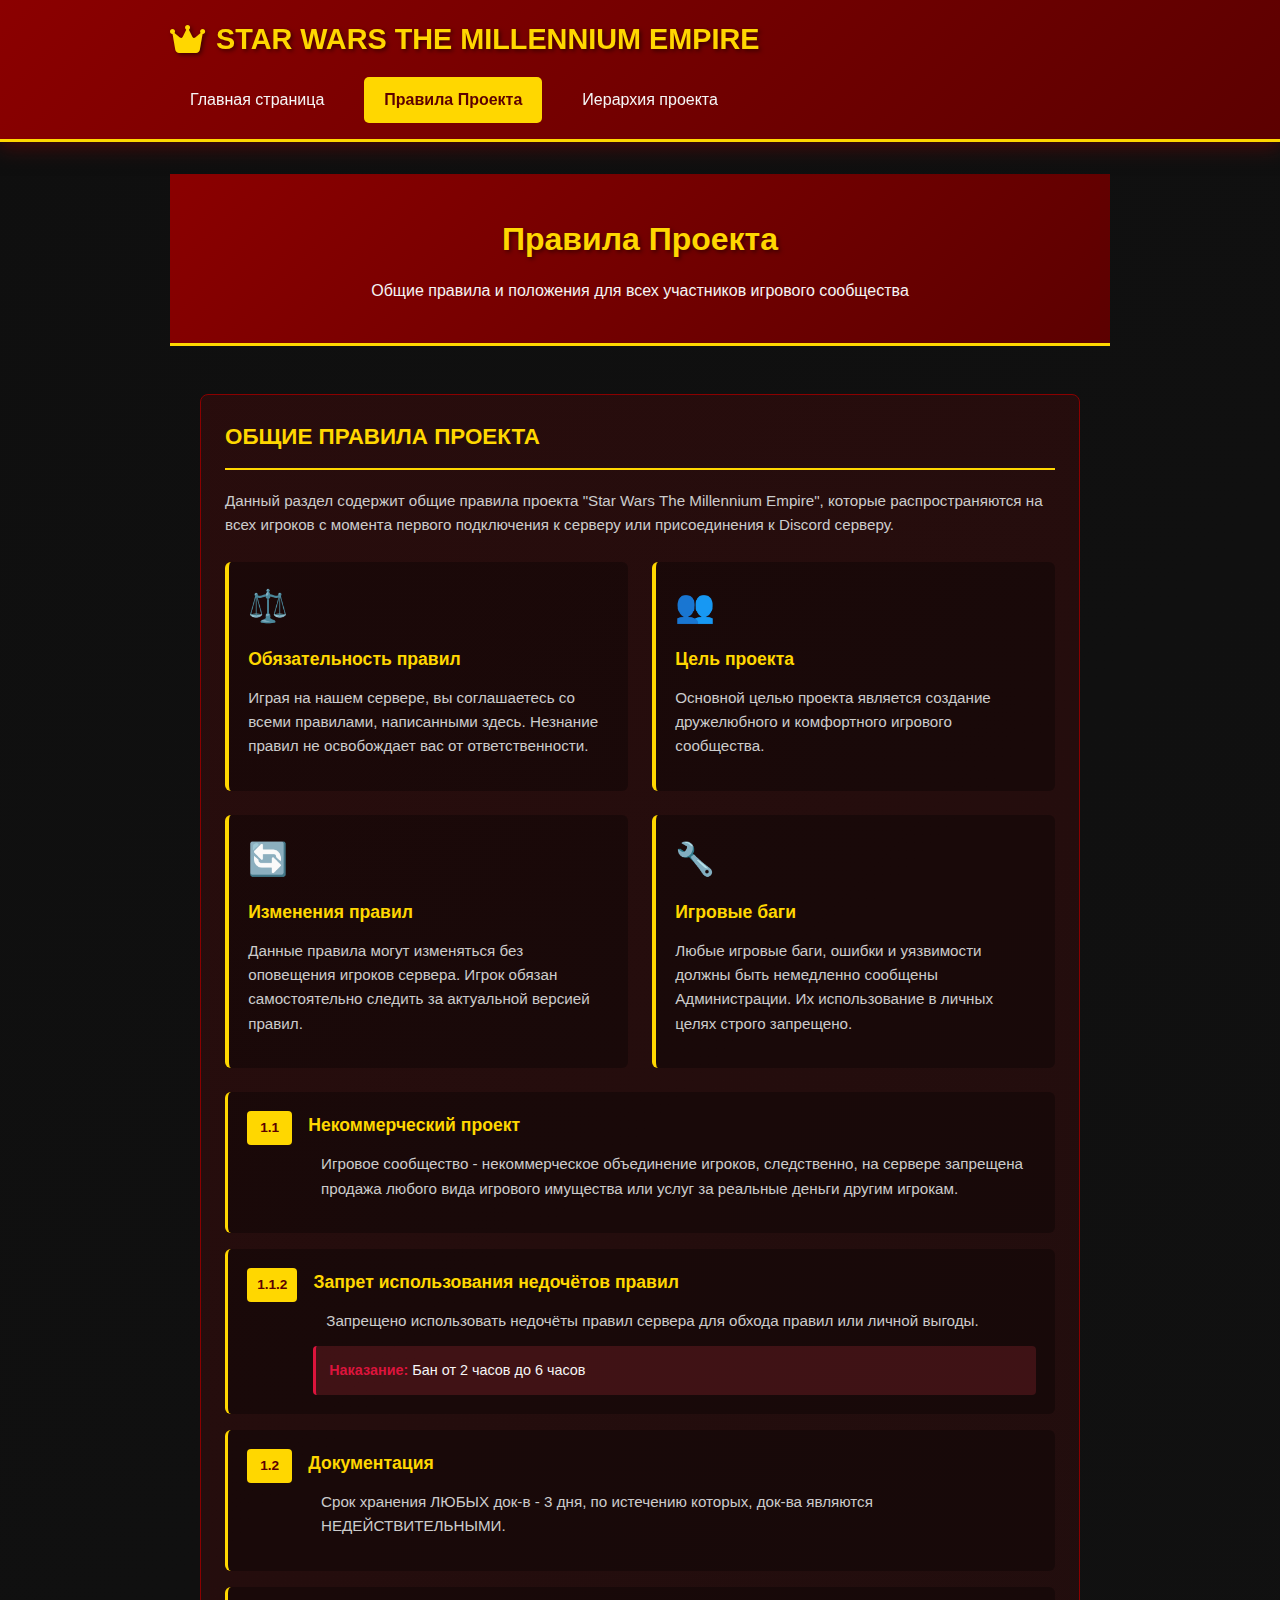
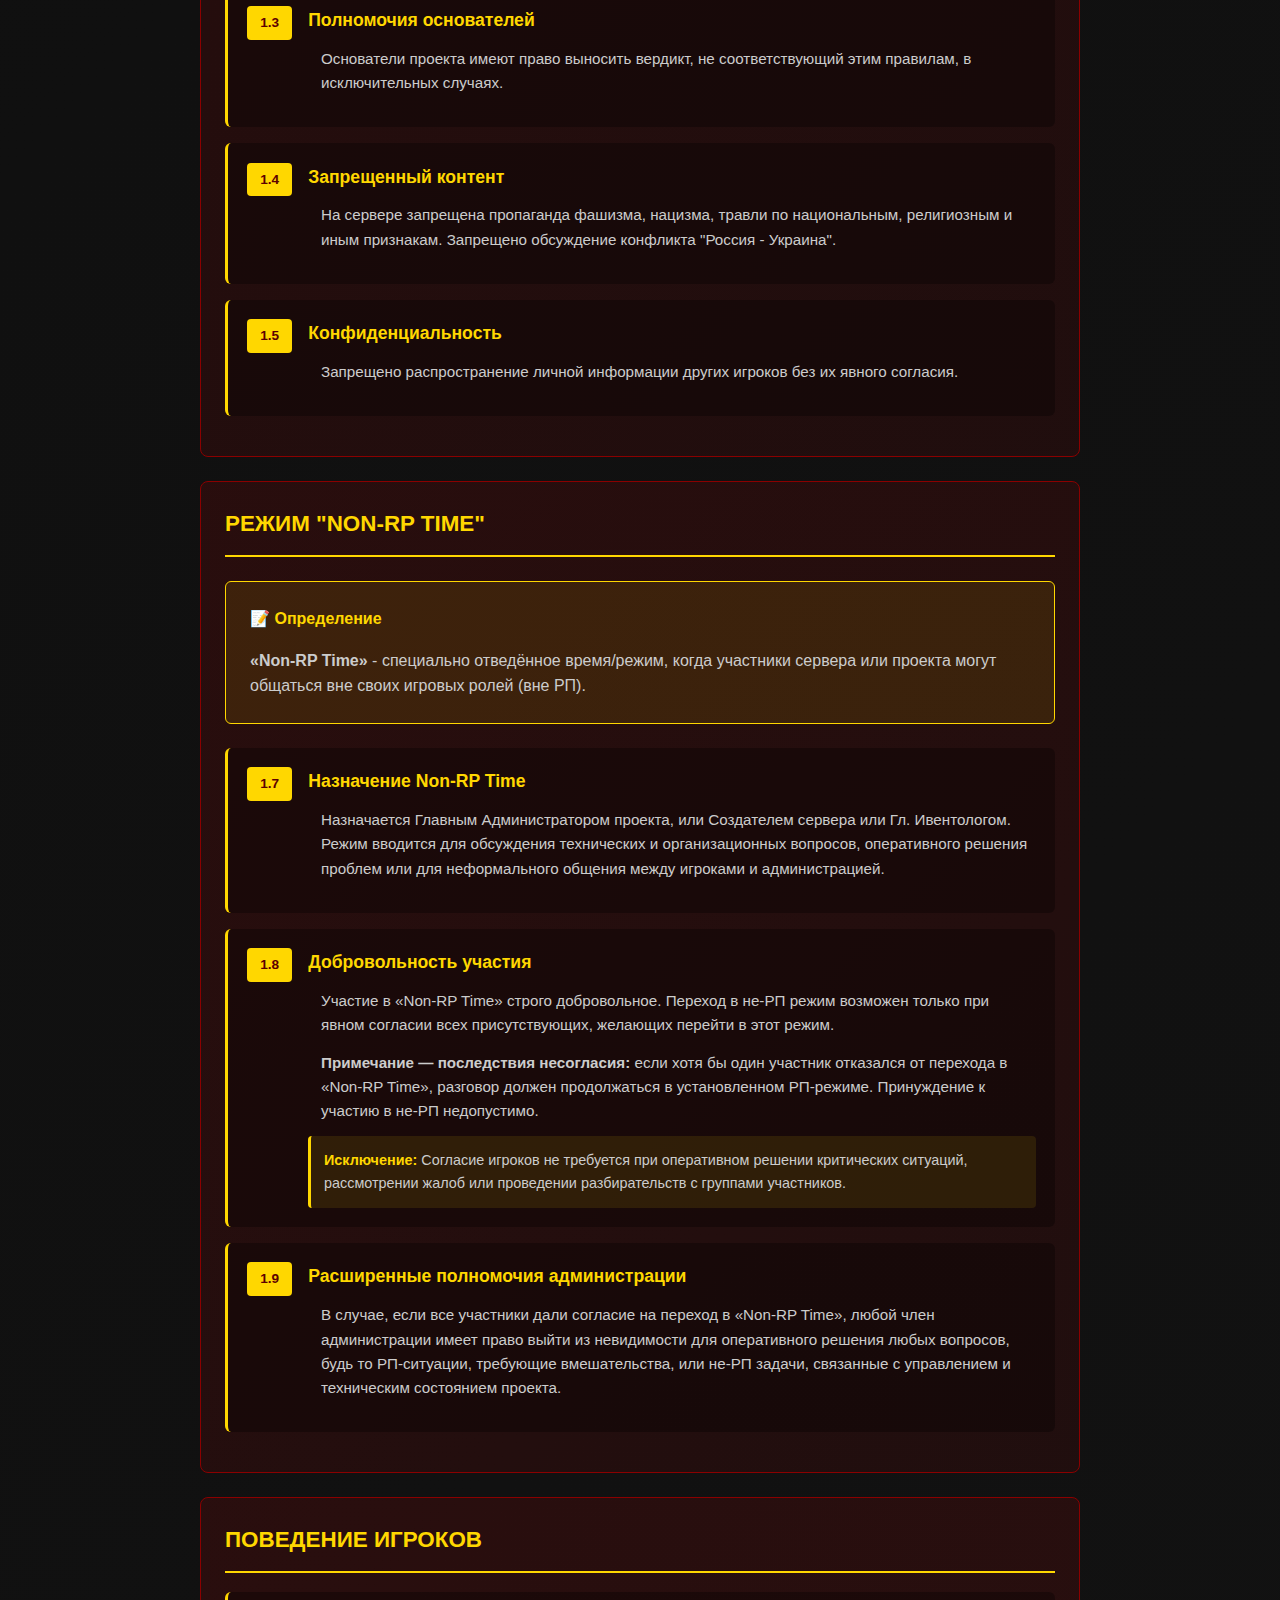
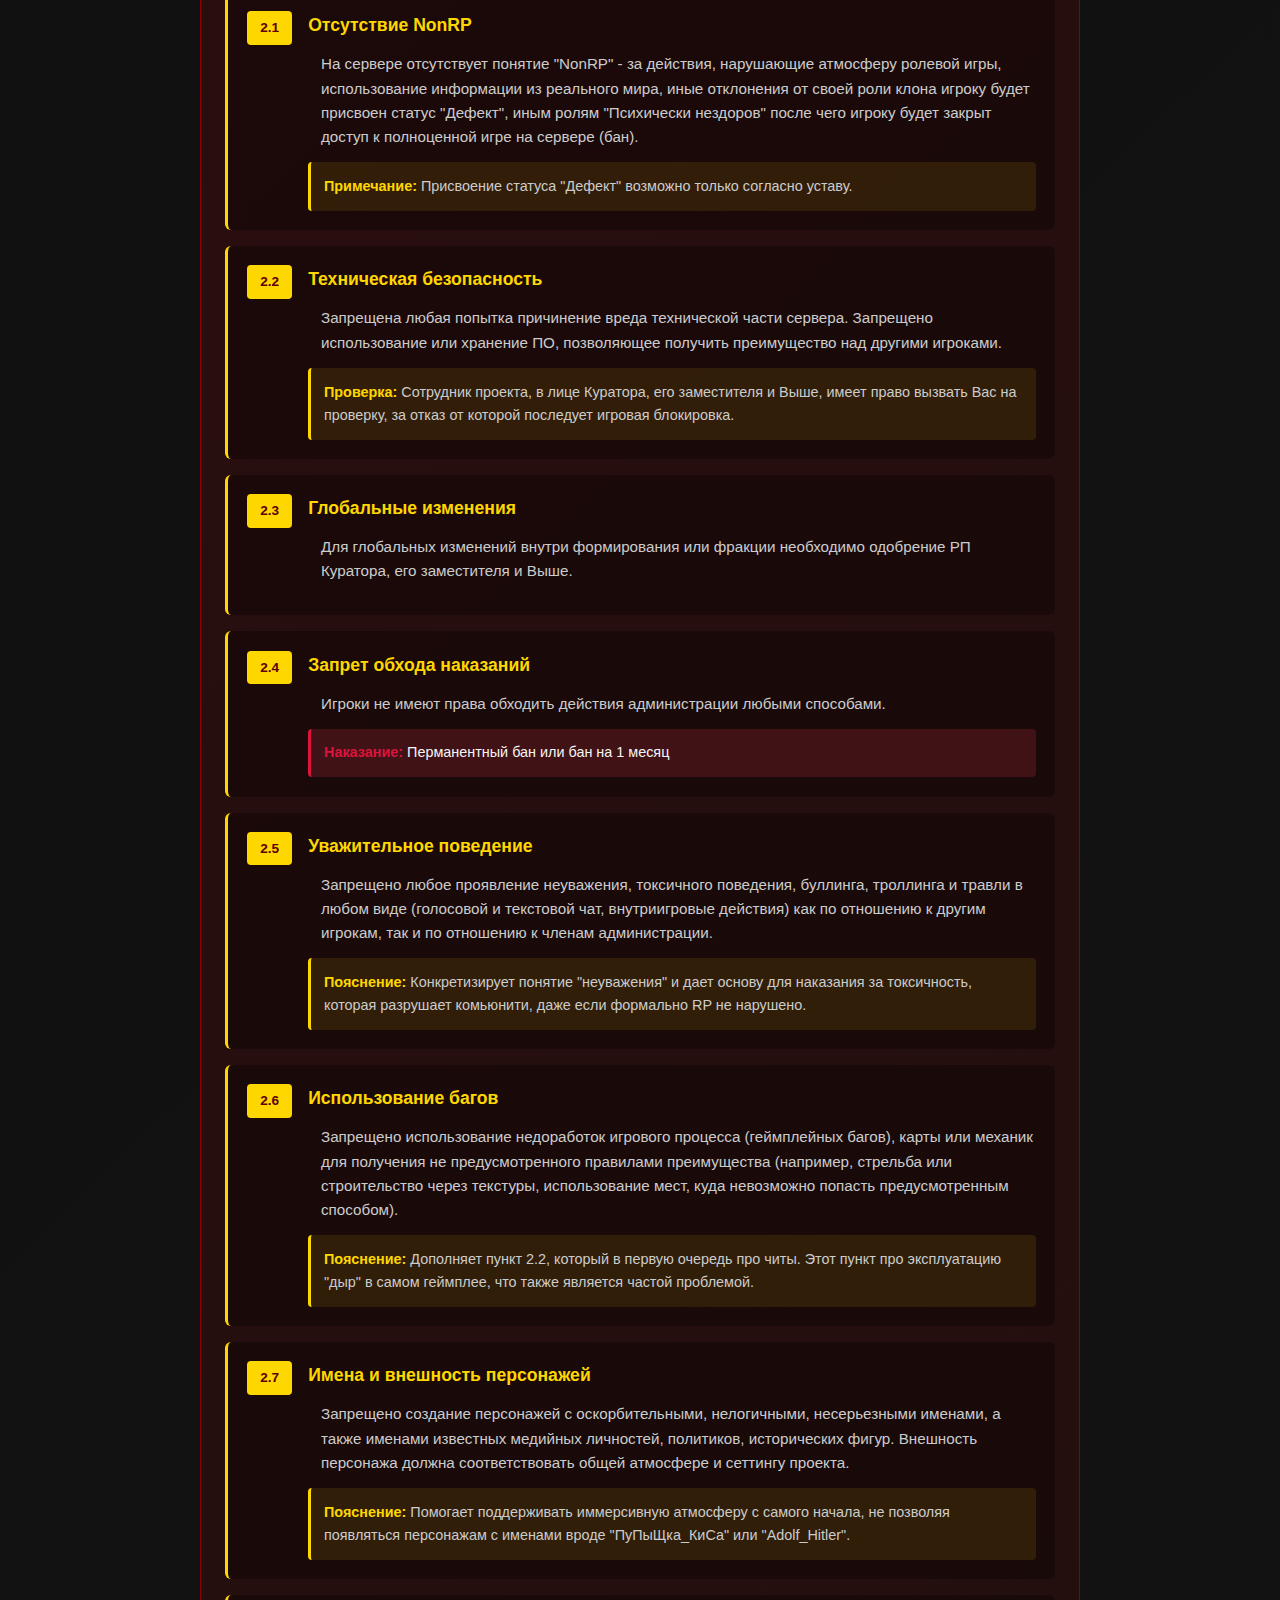
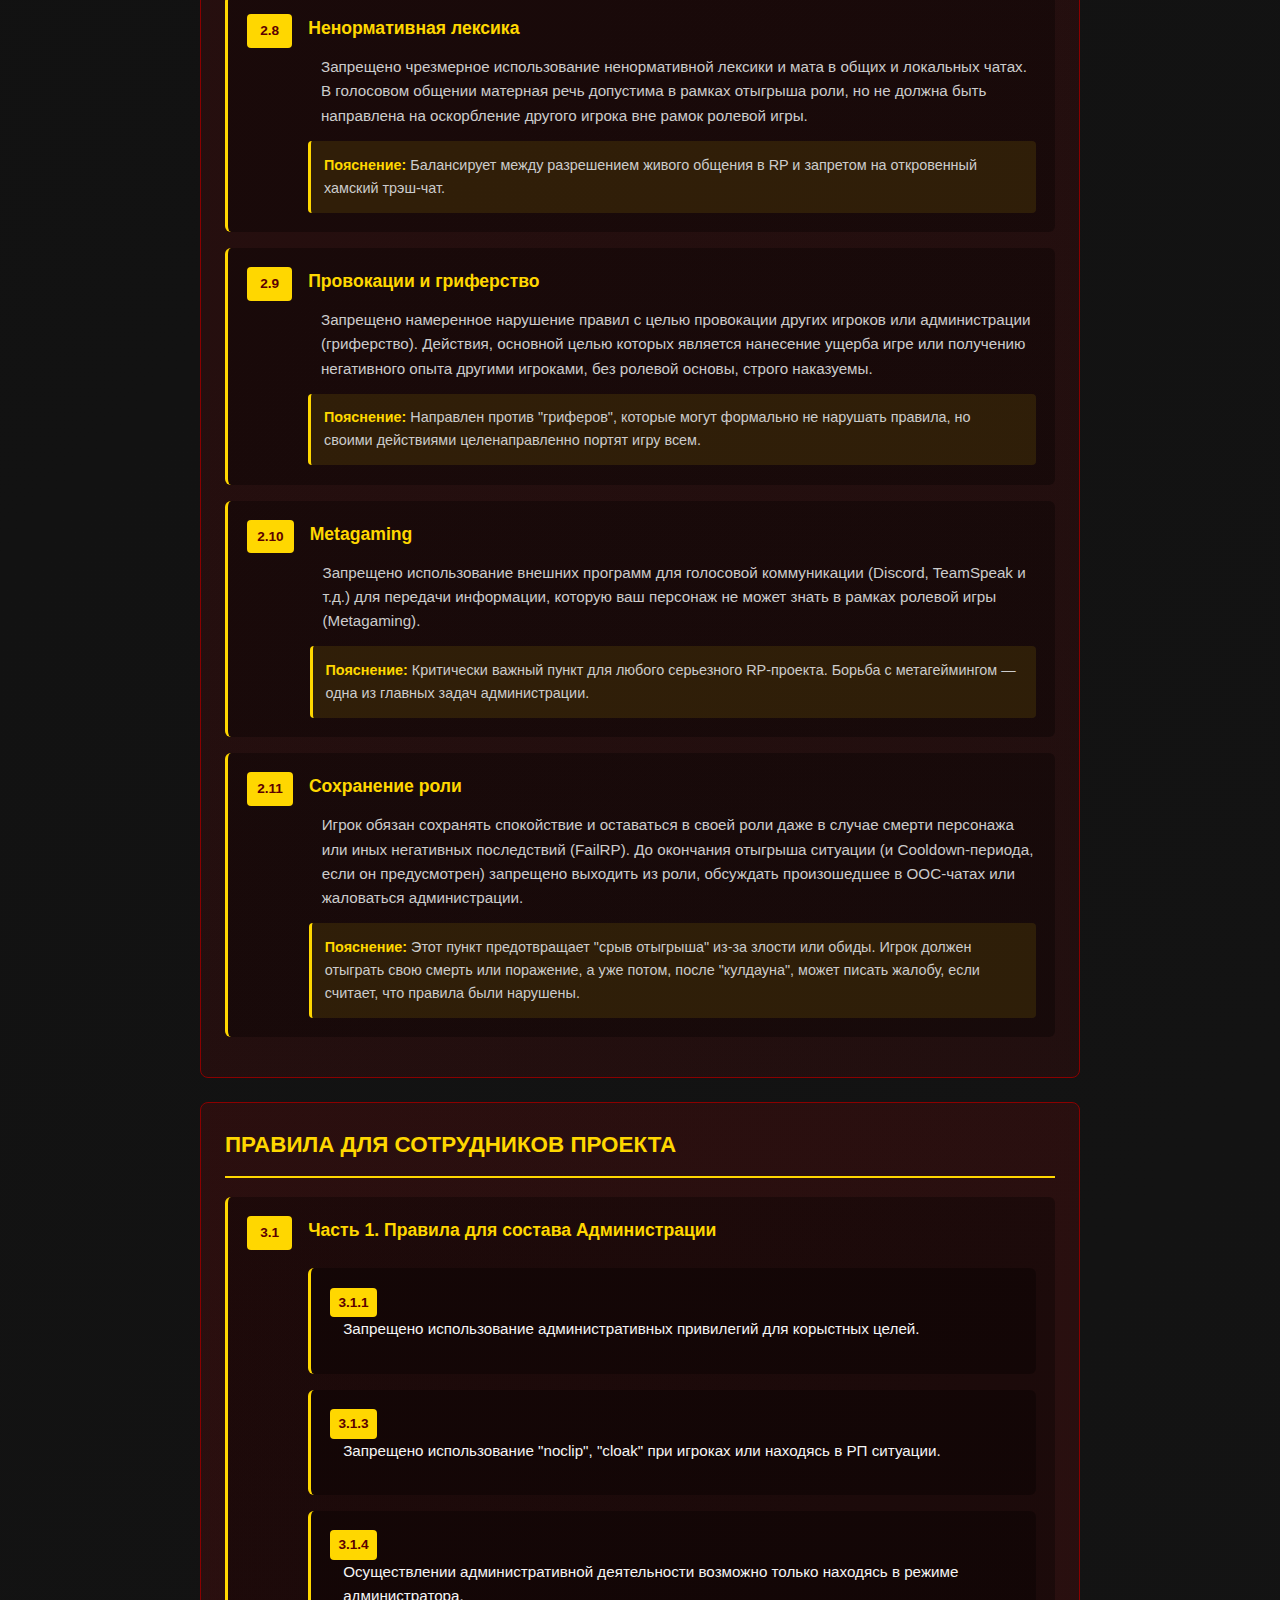
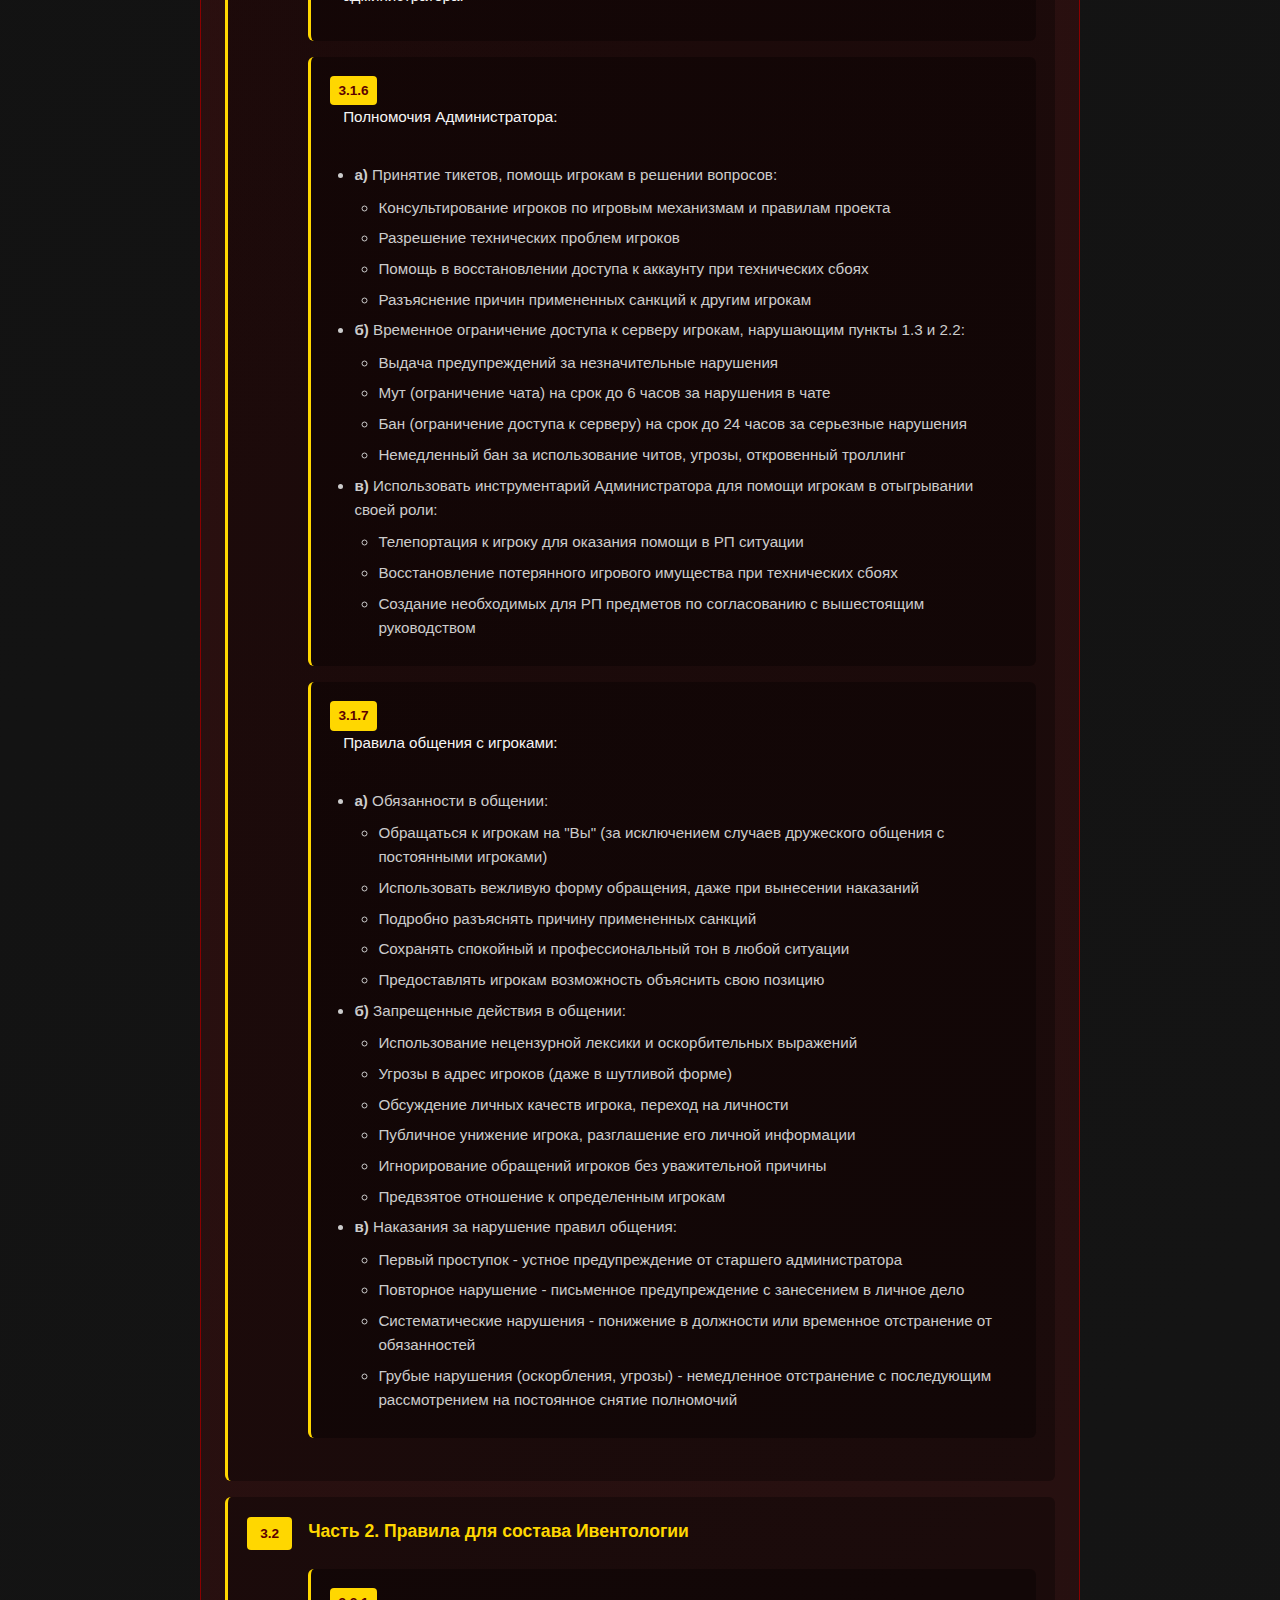
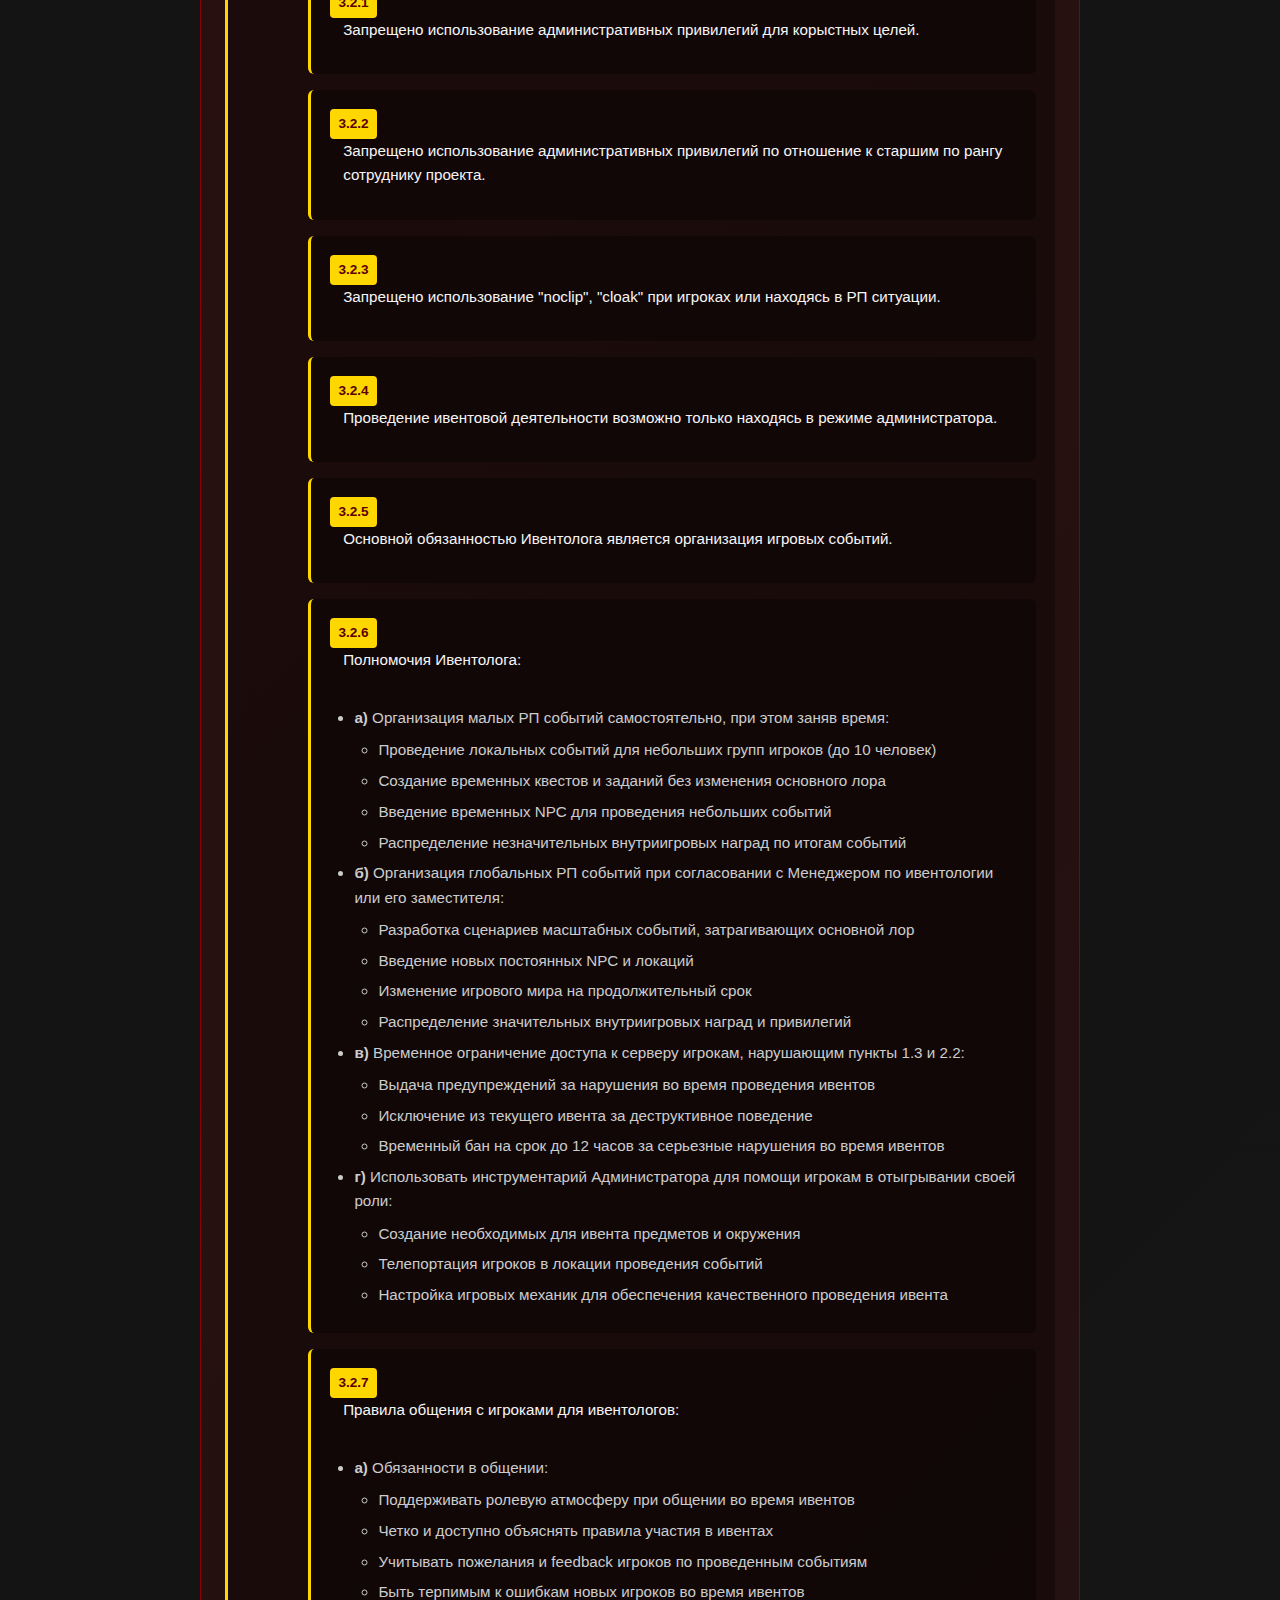
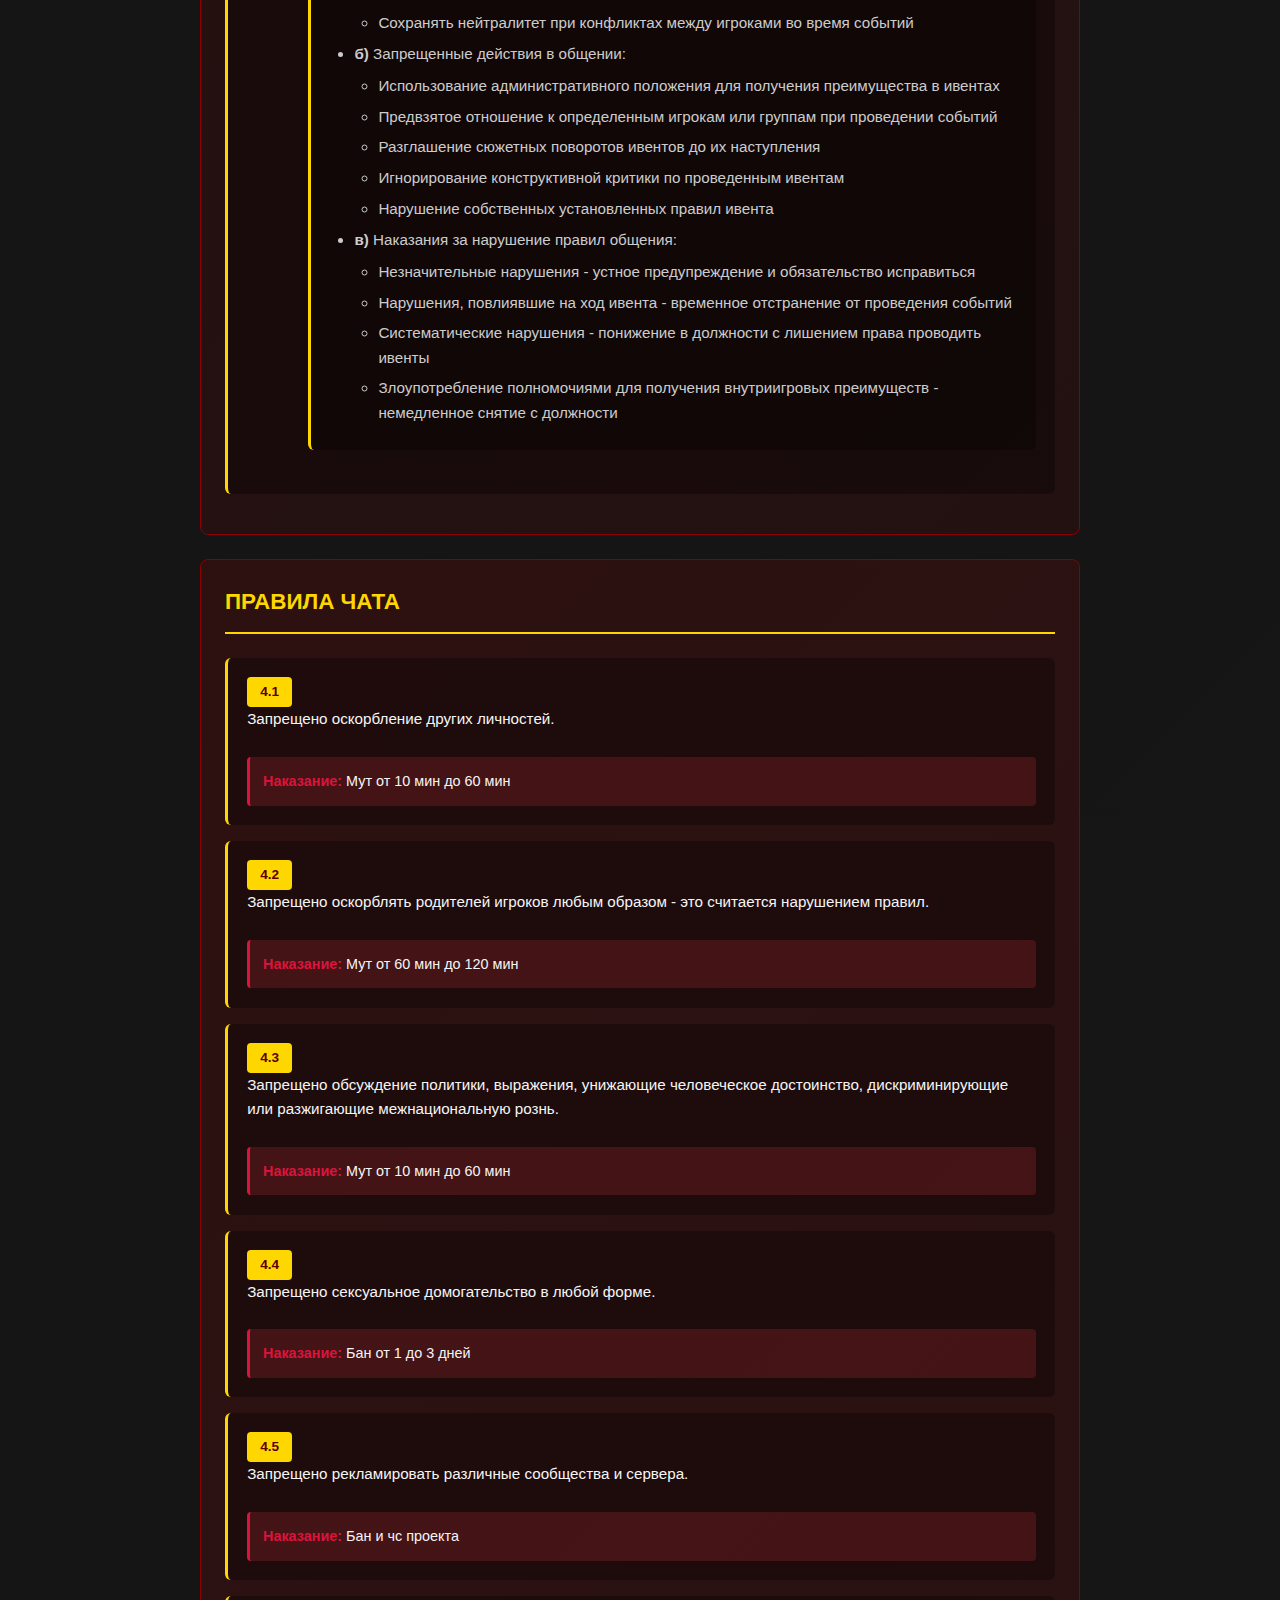
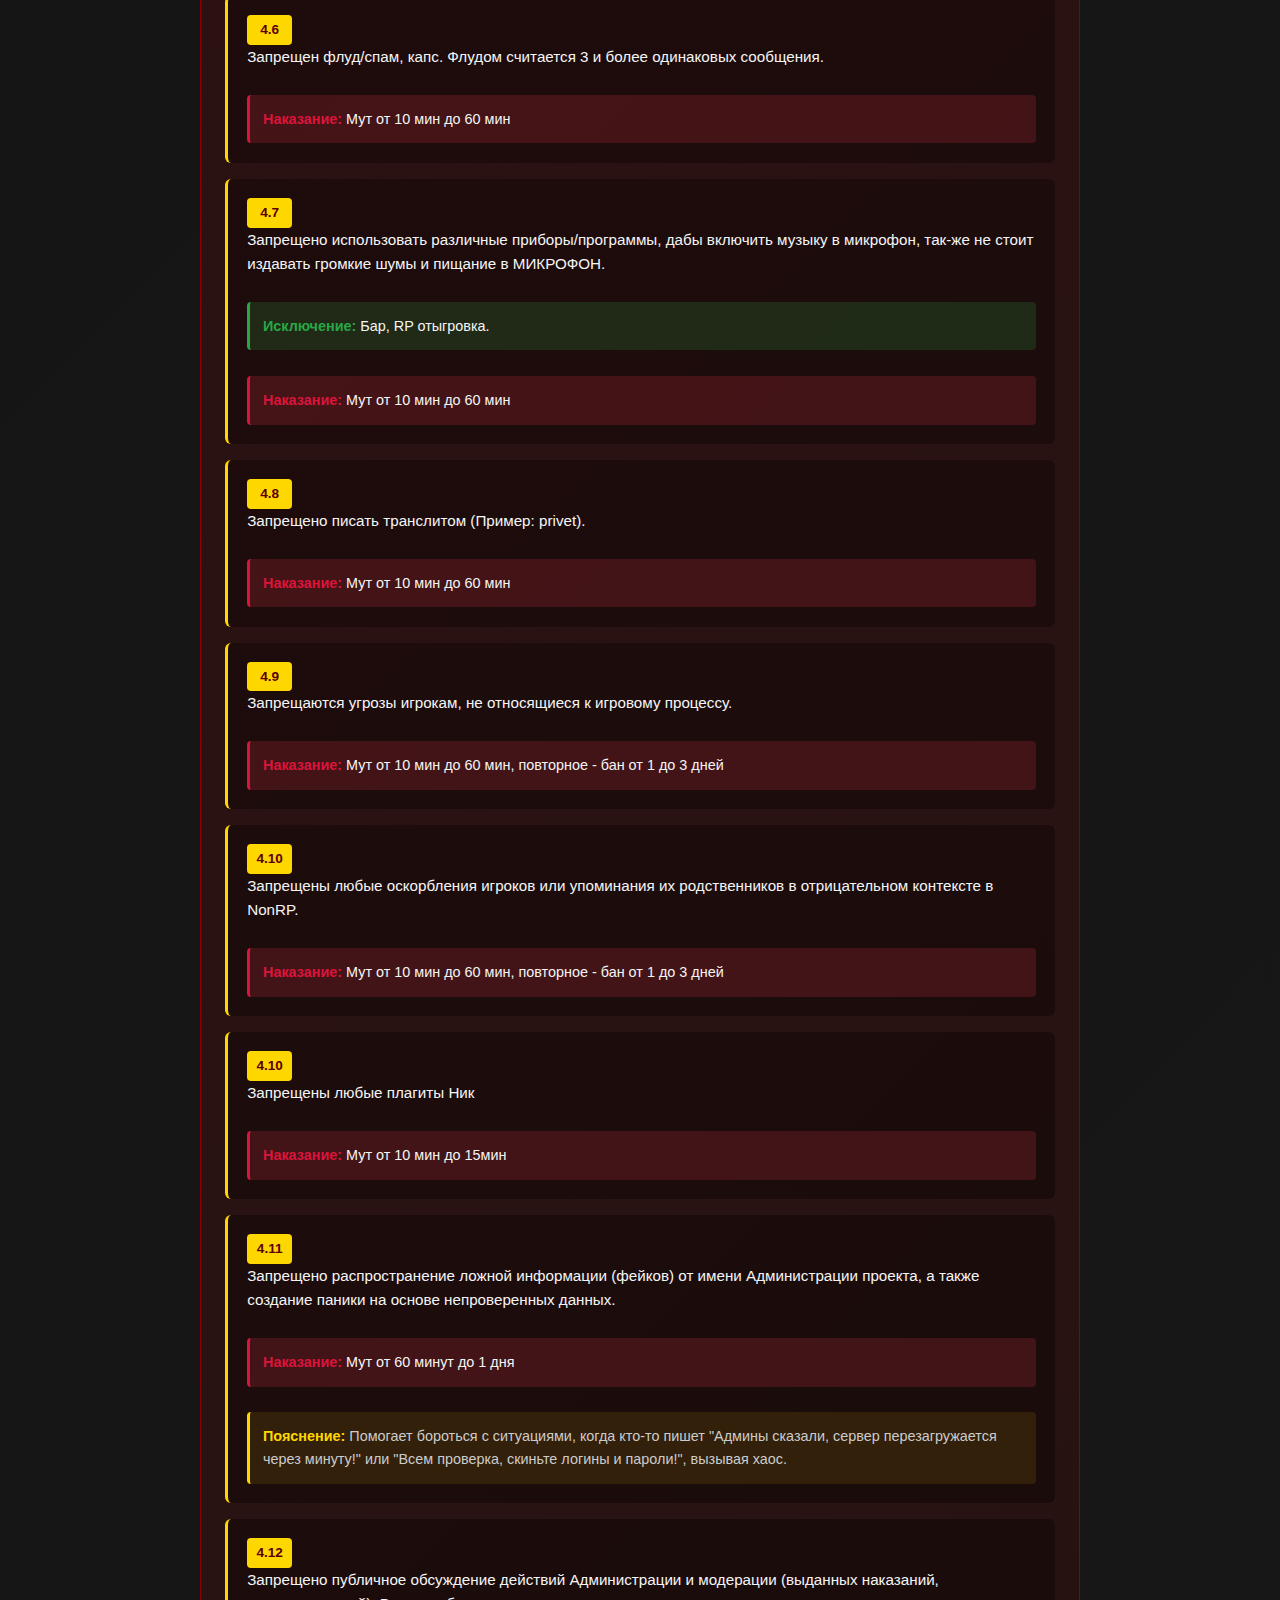
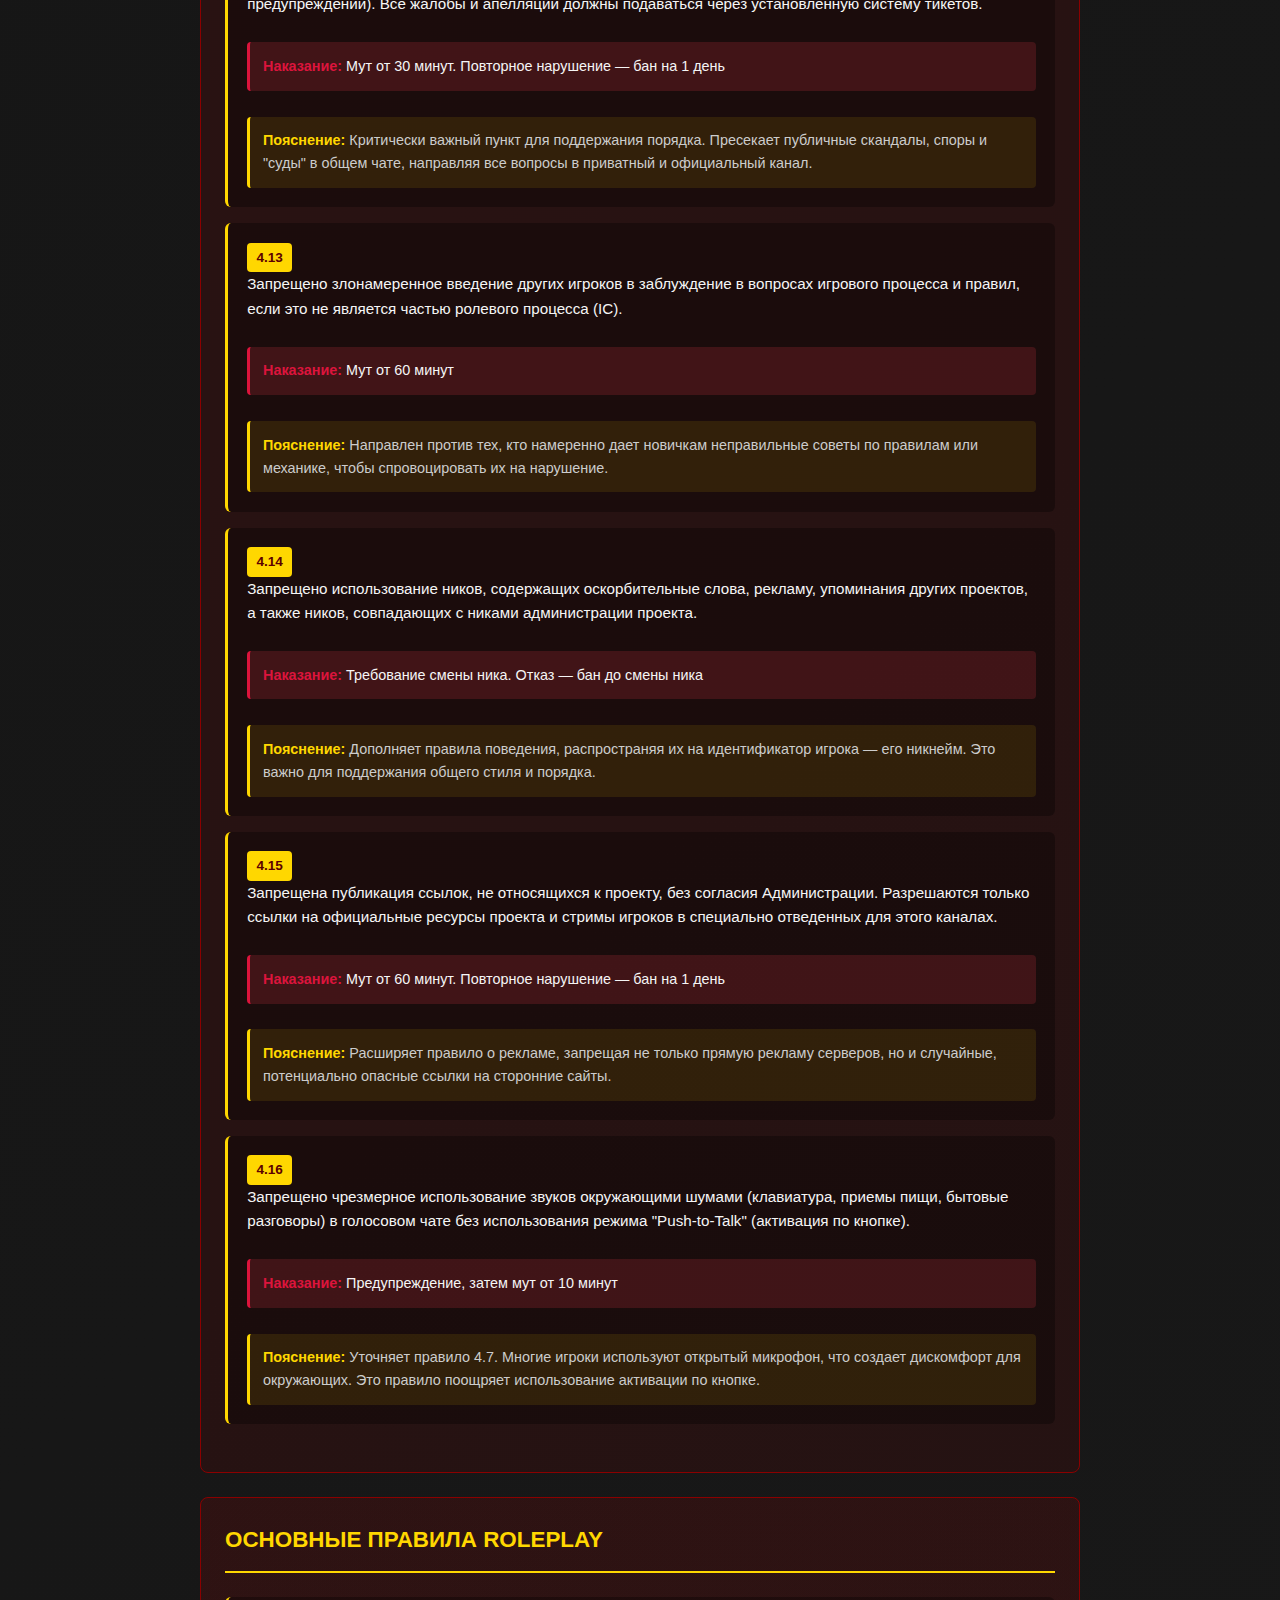
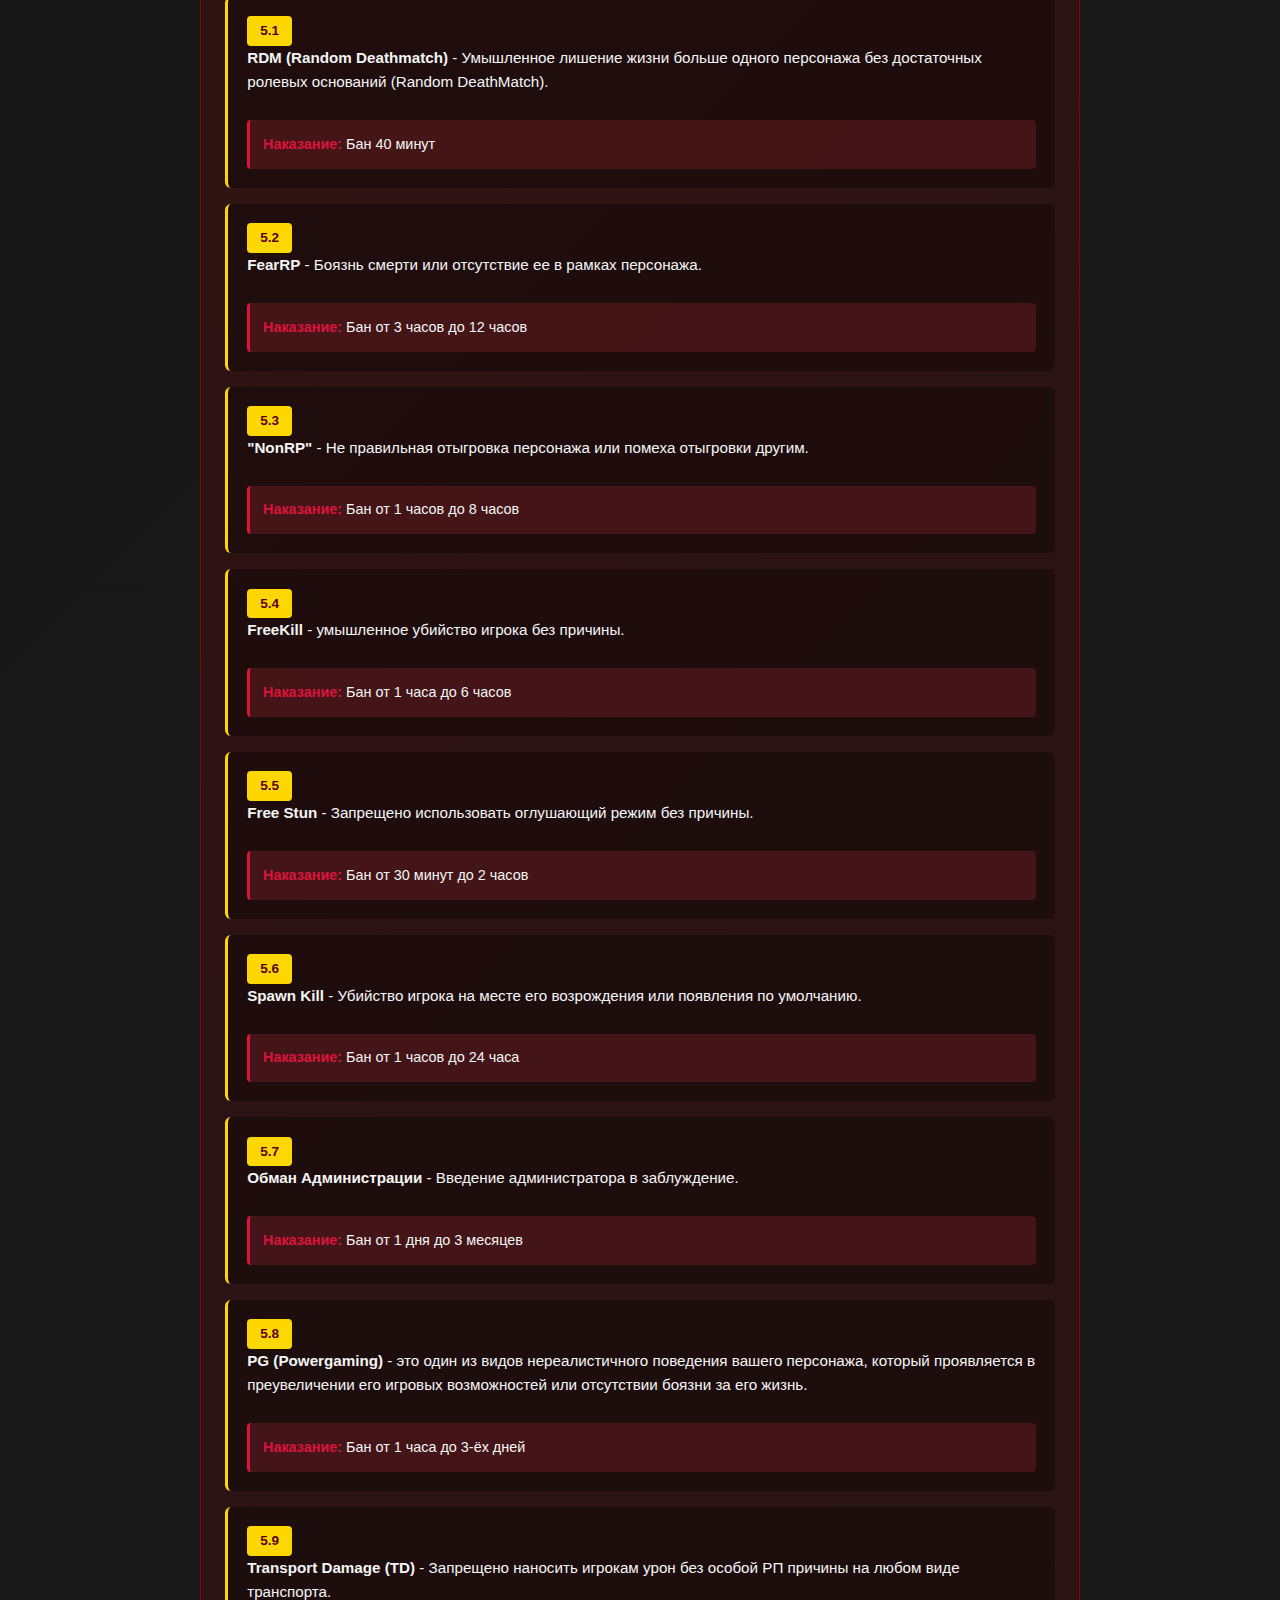
<file: pravila.html>
<!DOCTYPE html>
<html lang="ru">
<head>
    <meta charset="UTF-8">
    <meta name="viewport" content="width=device-width, initial-scale=1.0">
    <title>Правила Проекта - Star Wars The Millennium Empire</title>
    <link rel="stylesheet" href="styles.css">
    <link rel="stylesheet" href="https://cdnjs.cloudflare.com/ajax/libs/font-awesome/6.4.0/css/all.min.css">
    <style>
        /* Стили для иерархии проекта - СТРОГИЕ ЦВЕТА */
.hierarchy-table {
    background: rgba(15, 20, 40, 0.9);
    border-radius: 8px;
    padding: 25px;
    margin: 25px 0;
    border: 2px solid #2a4a7a;
    box-shadow: 0 4px 15px rgba(0, 0, 0, 0.5);
}

.hierarchy-level {
    margin: 25px 0;
    padding: 20px;
    border-radius: 6px;
    position: relative;
    border: 1px solid;
}

/* Уровни иерархии с строгими цветами */
.level-supreme {
    background: linear-gradient(135deg, rgba(184, 15, 10, 0.3), rgba(184, 15, 10, 0.1));
    border-color: #b80f0a;
}

.level-high {
    background: linear-gradient(135deg, rgba(193, 154, 0, 0.3), rgba(193, 154, 0, 0.1));
    border-color: #c19a00;
}

.level-senior {
    background: linear-gradient(135deg, rgba(0, 123, 255, 0.3), rgba(0, 123, 255, 0.1));
    border-color: #007bff;
}

.level-junior {
    background: linear-gradient(135deg, rgba(40, 167, 69, 0.3), rgba(40, 167, 69, 0.1));
    border-color: #28a745;
}

.level-label {
    text-align: center;
    font-weight: bold;
    color: #ffffff;
    margin-bottom: 20px;
    font-size: 1.2rem;
    text-transform: uppercase;
    letter-spacing: 1px;
    text-shadow: 0 2px 4px rgba(0, 0, 0, 0.5);
}

.ranks-row {
    display: flex;
    justify-content: space-between;
    margin: 15px 0;
    gap: 20px;
}

.hierarchy-column {
    flex: 1;
    display: flex;
    flex-direction: column;
    align-items: center;
}

/* Стили для карточек званий */
.rank-item {
    padding: 20px;
    border-radius: 6px;
    text-align: center;
    width: 100%;
    max-width: 220px;
    margin: 5px 0;
    border: 2px solid;
    box-shadow: 0 3px 10px rgba(0, 0, 0, 0.3);
    transition: all 0.3s ease;
}

.rank-item:hover {
    transform: translateY(-2px);
    box-shadow: 0 5px 15px rgba(0, 0, 0, 0.4);
}

.rank-item.supreme {
    background: linear-gradient(135deg, #b80f0a, #8c0b08);
    border-color: #ff6b6b;
    color: #ffffff;
}

.rank-item.high {
    background: linear-gradient(135deg, #c19a00, #967800);
    border-color: #ffd700;
    color: #ffffff;
}

.rank-item.senior {
    background: linear-gradient(135deg, #0056b3, #004085);
    border-color: #4bd5ee;
    color: #ffffff;
}

.rank-item.junior {
    background: linear-gradient(135deg, #1e7e34, #155724);
    border-color: #51cf66;
    color: #ffffff;
}

.rank-item.empty {
    background: transparent;
    border: 2px dashed #3a5a8a;
    opacity: 0.3;
}

.rank-badge {
    font-weight: bold;
    margin: 8px 0;
    font-size: 1.1rem;
    text-shadow: 0 2px 4px rgba(0, 0, 0, 0.5);
}

.rank-description {
    font-size: 0.85rem;
    margin-top: 8px;
    opacity: 0.9;
    line-height: 1.3;
}

.command-center {
    display: flex;
    justify-content: center;
    margin: 15px 0;
}

/* Стрелки иерархии - строгий стиль */
.command-arrows, .command-arrow-single {
    display: flex;
    justify-content: space-between;
    margin: 15px 0;
    position: relative;
    height: 40px;
}

.command-arrow-single {
    justify-content: center;
}

.arrow-down-left, .arrow-down-right, .arrow-down-center {
    width: 3px;
    height: 25px;
    background: linear-gradient(to bottom, #4bd5ee, #2a4a7a);
    position: relative;
    border-radius: 2px;
}

.arrow-down-center {
    margin: 0 auto;
}

.arrow-down-left::after, .arrow-down-right::after, .arrow-down-center::after {
    content: '';
    position: absolute;
    bottom: -6px;
    left: -6px;
    width: 15px;
    height: 15px;
    border-right: 3px solid #4bd5ee;
    border-bottom: 3px solid #4bd5ee;
    transform: rotate(45deg);
}

.arrow-down-left {
    margin-left: 30%;
}

.arrow-down-right {
    margin-right: 30%;
}

/* Адаптивность */
@media (max-width: 768px) {
    .hierarchy-table {
        padding: 15px;
        margin: 15px 0;
    }
    
    .ranks-row {
        flex-direction: column;
        gap: 15px;
    }
    
    .hierarchy-column {
        width: 100%;
    }
    
    .rank-item {
        max-width: none;
        padding: 15px;
    }
    
    .level-label {
        font-size: 1rem;
    }
    
    .rank-badge {
        font-size: 1rem;
    }
}

@media (max-width: 480px) {
    .hierarchy-level {
        padding: 15px;
        margin: 15px 0;
    }
    
    .rank-item {
        padding: 12px;
    }
}
        /* Дополнительные стили для страницы правил проекта */
        .project-rules-section {
            background: linear-gradient(135deg, rgba(139, 0, 0, 0.2) 0%, rgba(92, 0, 0, 0.2) 100%);
            border: 1px solid var(--primary-red);
            border-radius: 8px;
            padding: 1.5rem;
            margin-bottom: 1.5rem;
            scroll-margin-top: 20px;
        }
        
        .project-rules-section h2 {
            color: var(--gold);
            font-size: 1.4rem;
            margin-bottom: 1.2rem;
            padding-bottom: 0.8rem;
            border-bottom: 2px solid var(--gold);
            font-weight: bold;
        }
        
        .donation-rules {
            display: grid;
            grid-template-columns: repeat(auto-fit, minmax(300px, 1fr));
            gap: 1.5rem;
            margin: 1.5rem 0;
        }
        
        .donation-card {
            background: rgba(0, 0, 0, 0.3);
            padding: 1.2rem;
            border-radius: 6px;
            border-left: 4px solid var(--gold);
        }
        
        .donation-card h3 {
            color: var(--gold);
            margin-bottom: 1rem;
            font-size: 1.1rem;
        }
        
        .rule-item {
            display: flex;
            gap: 1rem;
            padding: 1.2rem;
            background: rgba(0, 0, 0, 0.3);
            border-radius: 6px;
            border-left: 3px solid var(--gold);
            align-items: flex-start;
            margin-bottom: 1rem;
        }
        
        .rule-number {
            background: var(--gold);
            color: var(--dark-red);
            padding: 6px 10px;
            border-radius: 4px;
            font-weight: bold;
            font-size: 0.85rem;
            min-width: 45px;
            text-align: center;
            flex-shrink: 0;
        }
        
        .rule-content {
            flex: 1;
        }
        
        .rule-content h3 {
            color: var(--gold);
            margin-bottom: 0.8rem;
            font-size: 1.1rem;
        }
        
        .rule-content p {
            margin-bottom: 0.8rem;
            color: var(--text-gray);
            line-height: 1.6;
            font-size: 0.95rem;
        }
        
        .rule-content ul {
            margin-left: 1.5rem;
            margin-top: 0.5rem;
        }
        
        .rule-content li {
            color: var(--text-gray);
            margin-bottom: 0.4rem;
            line-height: 1.6;
            font-size: 0.95rem;
        }
        
        .prohibited-actions {
            display: grid;
            grid-template-columns: repeat(auto-fit, minmax(250px, 1fr));
            gap: 1rem;
            margin: 1.5rem 0;
        }
        
        .prohibited-item {
            background: rgba(220, 53, 69, 0.1);
            border: 1px solid var(--accent-red);
            border-radius: 6px;
            padding: 1.2rem;
        }
        
        .prohibited-item h4 {
            color: var(--accent-red);
            margin-bottom: 0.8rem;
            font-size: 1.1rem;
        }
        
        .rules-grid {
            display: grid;
            grid-template-columns: repeat(auto-fit, minmax(280px, 1fr));
            gap: 1.5rem;
            margin: 1.5rem 0;
        }
        
        .rule-card {
            background: rgba(0, 0, 0, 0.3);
            padding: 1.2rem;
            border-radius: 6px;
            border-left: 4px solid var(--gold);
        }
        
        .rule-icon {
            font-size: 2rem;
            margin-bottom: 0.8rem;
        }
        
        .rule-card h3 {
            color: var(--gold);
            margin-bottom: 0.8rem;
            font-size: 1.1rem;
        }
        
        .rule-card p {
            color: var(--text-gray);
            font-size: 0.95rem;
            margin-bottom: 0.8rem;
            line-height: 1.6;
        }
        
        .back-to-main {
            display: inline-block;
            margin-bottom: 1.5rem;
            color: var(--gold);
            text-decoration: none;
            font-size: 1rem;
            transition: color 0.3s ease;
        }
        
        .back-to-main:hover {
            color: var(--dark-gold);
        }

        .hierarchy-structure {
            background: rgba(0, 0, 0, 0.3);
            border-radius: 8px;
            padding: 1.5rem;
            margin: 1.5rem 0;
            border: 1px solid var(--primary-red);
        }

        .hierarchy-list {
            list-style: none;
            padding: 0;
            margin: 1rem 0;
        }

        .hierarchy-list li {
            padding: 0.6rem 0;
            border-bottom: 1px solid rgba(255, 215, 0, 0.2);
            color: var(--text-gray);
        }

        .hierarchy-list li:last-child {
            border-bottom: none;
        }

        .non-rp-info {
            background: rgba(255, 215, 0, 0.1);
            border: 1px solid var(--gold);
            border-radius: 6px;
            padding: 1.5rem;
            margin: 1.5rem 0;
        }

        .non-rp-info h4 {
            color: var(--gold);
            margin-bottom: 1rem;
        }
        
        .non-rp-info p {
            color: var(--text-gray);
            line-height: 1.6;
        }
        
        /* Стили для правил поведения */
        .rules-list {
            margin: 1.5rem 0;
        }
        
        .behavior-rule {
            background: rgba(0, 0, 0, 0.3);
            border-left: 3px solid var(--gold);
            border-radius: 6px;
            padding: 1.2rem;
            margin-bottom: 1rem;
        }
        
        .behavior-rule .rule-number {
            display: inline-block;
            background: var(--gold);
            color: var(--dark-red);
            padding: 4px 8px;
            border-radius: 4px;
            font-weight: bold;
            font-size: 0.85rem;
            margin-right: 0.8rem;
        }
        
        .behavior-rule > div {
            display: flex;
            flex-direction: column;
            gap: 0.8rem;
        }
        
        .behavior-rule p {
            color: var(--text-light);
            line-height: 1.6;
            font-size: 0.95rem;
        }
        
        .behavior-rule ul {
            margin-left: 1.5rem;
            margin-top: 0.5rem;
        }
        
        .behavior-rule li {
            color: var(--text-gray);
            margin-bottom: 0.4rem;
            line-height: 1.6;
            font-size: 0.95rem;
        }
        
        .punishment {
            background: rgba(220, 53, 69, 0.2);
            border-left: 3px solid var(--accent-red);
            padding: 0.8rem;
            border-radius: 4px;
            margin-top: 0.8rem;
        }
        
        .punishment strong {
            color: var(--accent-red);
        }
        
        .punishment {
            color: var(--text-light);
            font-size: 0.9rem;
        }
        
        .note-box {
            background: rgba(255, 215, 0, 0.1);
            border-left: 3px solid var(--gold);
            padding: 0.8rem;
            border-radius: 4px;
            margin-top: 0.8rem;
        }
        
        .note-box strong {
            color: var(--gold);
        }
        
        .note-box {
            color: var(--text-gray);
            font-size: 0.9rem;
            line-height: 1.6;
        }
        
        .exception {
            background: rgba(40, 167, 69, 0.2);
            border-left: 3px solid #28a745;
            padding: 0.8rem;
            border-radius: 4px;
            margin-top: 0.8rem;
        }
        
        .exception strong {
            color: #28a745;
        }
        
        .exception {
            color: var(--text-light);
            font-size: 0.9rem;
        }
        
        .intro-text {
            margin-bottom: 1.5rem;
        }
        
        .intro-text p {
            color: var(--text-gray);
            line-height: 1.6;
            font-size: 0.95rem;
        }
        
        .power-item {
            display: flex;
            gap: 1rem;
            padding: 1.2rem;
            background: rgba(0, 0, 0, 0.3);
            border-radius: 6px;
            border-left: 3px solid var(--gold);
            align-items: flex-start;
            margin-bottom: 1rem;
        }
        
        .power-number {
            background: var(--gold);
            color: var(--dark-red);
            padding: 6px 12px;
            border-radius: 4px;
            font-weight: bold;
            font-size: 1rem;
            min-width: 35px;
            text-align: center;
            flex-shrink: 0;
        }
        
        .power-content h3 {
            color: var(--gold);
            margin-bottom: 0.8rem;
            font-size: 1.2rem;
        }
        
        .power-content ul {
            margin-left: 1.5rem;
            margin-top: 0.5rem;
        }
        
        .power-content li {
            color: var(--text-gray);
            margin-bottom: 0.4rem;
            line-height: 1.6;
            font-size: 0.95rem;
        }
    </style>
</head>
<body>
    <header class="header">
        <div class="container">
            <div class="header-content">
                <div class="logo">
                    <i class="fas fa-crown"></i>
                    <span>STAR WARS THE MILLENNIUM EMPIRE</span>
                </div>
                <nav class="nav">
                    <a href="index.html" class="nav-link">Главная страница</a>
                    <a href="pravila.html" class="nav-link active">Правила Проекта</a>
                    <a href="ierarhiya.html" class="nav-link">Иерархия проекта</a>
                </nav>
               
            </div>
        </div>
    </header>

    <!-- Основной контент -->
    <main class="main-content">
        <div class="container">
            <section class="page-header">
                <div class="container">
                    <h1 class="page-title">Правила Проекта</h1>
                    <p class="page-subtitle">Общие правила и положения для всех участников игрового сообщества</p>
                </div>
            </section>

            <section class="content-section">
                <div class="container">
            <!-- Содержание правил -->
            <div class="charter-content">
                <!-- Общие правила -->
                <section id="general-rules" class="project-rules-section">
                    <h2>ОБЩИЕ ПРАВИЛА ПРОЕКТА</h2>
                    
                    <div class="intro-text">
                        <p>Данный раздел содержит общие правила проекта "Star Wars The Millennium Empire", которые распространяются на всех игроков с момента первого подключения к серверу или присоединения к Discord серверу.</p>
                    </div>
                    
                    <div class="rules-grid">
                        <div class="rule-card">
                            <div class="rule-icon">⚖️</div>
                            <h3>Обязательность правил</h3>
                            <p>Играя на нашем сервере, вы соглашаетесь со всеми правилами, написанными здесь. Незнание правил не освобождает вас от ответственности.</p>
                        </div>
                        
                        <div class="rule-card">
                            <div class="rule-icon">👥</div>
                            <h3>Цель проекта</h3>
                            <p>Основной целью проекта является создание дружелюбного и комфортного игрового сообщества.</p>
                        </div>
                        
                        <div class="rule-card">
                            <div class="rule-icon">🔄</div>
                            <h3>Изменения правил</h3>
                            <p>Данные правила могут изменяться без оповещения игроков сервера. Игрок обязан самостоятельно следить за актуальной версией правил.</p>
                        </div>
                        
                        <div class="rule-card">
                            <div class="rule-icon">🔧</div>
                            <h3>Игровые баги</h3>
                            <p>Любые игровые баги, ошибки и уязвимости должны быть немедленно сообщены Администрации. Их использование в личных целях строго запрещено.</p>
                        </div>
                    </div>
                    
                    <div class="rule-item">
                        <div class="rule-number">1.1</div>
                        <div class="rule-content">
                            <h3>Некоммерческий проект</h3>
                            <p>Игровое сообщество - некоммерческое объединение игроков, следственно, на сервере запрещена продажа любого вида игрового имущества или услуг за реальные деньги другим игрокам.</p>
                        </div>
                    </div>
                    
                    <div class="rule-item">
                        <div class="rule-number">1.1.2</div>
                        <div class="rule-content">
                            <h3>Запрет использования недочётов правил</h3>
                            <p>Запрещено использовать недочёты правил сервера для обхода правил или личной выгоды.</p>
                            <div class="punishment">
                                <strong>Наказание:</strong> Бан от 2 часов до 6 часов
                            </div>
                        </div>
                    </div>
                    
                    <div class="rule-item">
                        <div class="rule-number">1.2</div>
                        <div class="rule-content">
                            <h3>Документация</h3>
                            <p>Срок хранения ЛЮБЫХ док-в - 3 дня, по истечению которых, док-ва являются НЕДЕЙСТВИТЕЛЬНЫМИ.</p>
                        </div>
                    </div>
                    
                    <div class="rule-item">
                        <div class="rule-number">1.3</div>
                        <div class="rule-content">
                            <h3>Полномочия основателей</h3>
                            <p>Основатели проекта имеют право выносить вердикт, не соответствующий этим правилам, в исключительных случаях.</p>
                        </div>
                    </div>

                    <div class="rule-item">
                        <div class="rule-number">1.4</div>
                        <div class="rule-content">
                            <h3>Запрещенный контент</h3>
                            <p>На сервере запрещена пропаганда фашизма, нацизма, травли по национальным, религиозным и иным признакам. Запрещено обсуждение конфликта "Россия - Украина".</p>
                        </div>
                    </div>

                    <div class="rule-item">
                        <div class="rule-number">1.5</div>
                        <div class="rule-content">
                            <h3>Конфиденциальность</h3>
                            <p>Запрещено распространение личной информации других игроков без их явного согласия.</p>
                        </div>
                    </div>
                </section>

<!-- Non-RP Time -->
<section id="non-rp-time" class="project-rules-section">
    <h2>РЕЖИМ "NON-RP TIME"</h2>
                    
    <div class="non-rp-info">
        <h4>📝 Определение</h4>
        <p><strong>«Non-RP Time»</strong> - специально отведённое время/режим, когда участники сервера или проекта могут общаться вне своих игровых ролей (вне РП).</p>
    </div>

    <div class="rule-item">
        <div class="rule-number">1.7</div>
        <div class="rule-content">
            <h3>Назначение Non-RP Time</h3>
            <p>Назначается Главным Администратором проекта, или Создателем сервера или Гл. Ивентологом. Режим вводится для обсуждения технических и организационных вопросов, оперативного решения проблем или для неформального общения между игроками и администрацией.</p>
        </div>
    </div>

    <div class="rule-item">
        <div class="rule-number">1.8</div>
        <div class="rule-content">
            <h3>Добровольность участия</h3>
            <p>Участие в «Non‑RP Time» строго добровольное. Переход в не‑РП режим возможен только при явном согласии всех присутствующих, желающих перейти в этот режим.</p>
            <p><strong>Примечание — последствия несогласия:</strong> если хотя бы один участник отказался от перехода в «Non‑RP Time», разговор должен продолжаться в установленном РП‑режиме. Принуждение к участию в не‑РП недопустимо.</p>
            <div class="note-box">
                <strong>Исключение:</strong> Согласие игроков не требуется при оперативном решении критических ситуаций, рассмотрении жалоб или проведении разбирательств с группами участников.
            </div>
        </div>
    </div>

    <div class="rule-item">
        <div class="rule-number">1.9</div>
        <div class="rule-content">
            <h3>Расширенные полномочия администрации</h3>
            <p>В случае, если все участники дали согласие на переход в «Non-RP Time», любой член администрации имеет право выйти из невидимости для оперативного решения любых вопросов, будь то РП-ситуации, требующие вмешательства, или не-РП задачи, связанные с управлением и техническим состоянием проекта.</p>
        </div>
    </div>
</section>

                <!-- Поведение игроков -->
<section id="player-behavior" class="project-rules-section">
    <h2>ПОВЕДЕНИЕ ИГРОКОВ</h2>         
    <div class="rule-item">
        <div class="rule-number">2.1</div>
            <div class="rule-content">
                <h3>Отсутствие NonRP</h3>
                    <p>На сервере отсутствует понятие "NonRP" - за действия, нарушающие атмосферу ролевой игры, использование информации из реального мира, иные отклонения от своей роли клона игроку будет присвоен статус "Дефект", иным ролям "Психически нездоров" после чего игроку будет закрыт доступ к полноценной игре на сервере (бан).</p>
                <div class="note-box">
                    <strong>Примечание:</strong> Присвоение статуса "Дефект" возможно только согласно уставу.
                </div>
        </div>
    </div>

    <div class="rule-item">
        <div class="rule-number">2.2</div>
            <div class="rule-content">
                <h3>Техническая безопасность</h3>
                    <p>Запрещена любая попытка причинение вреда технической части сервера. Запрещено использование или хранение ПО, позволяющее получить преимущество над другими игроками.</p>
                <div class="note-box">
                    <strong>Проверка:</strong> Сотрудник проекта, в лице Куратора, его заместителя и Выше, имеет право вызвать Вас на проверку, за отказ от которой последует игровая блокировка.
                </div>
            </div>
        </div>

                    <div class="rule-item">
                        <div class="rule-number">2.3</div>
                        <div class="rule-content">
                            <h3>Глобальные изменения</h3>
                            <p>Для глобальных изменений внутри формирования или фракции необходимо одобрение РП Куратора, его заместителя и Выше.</p>
                        </div>
                    </div>

                    <div class="rule-item">
                        <div class="rule-number">2.4</div>
                        <div class="rule-content">
                            <h3>Запрет обхода наказаний</h3>
                            <p>Игроки не имеют права обходить действия администрации любыми способами.</p>
                            <div class="punishment">
                                <strong>Наказание:</strong> Перманентный бан или бан на 1 месяц
                            </div>
                        </div>
                    </div>

                    <div class="rule-item">
                        <div class="rule-number">2.5</div>
                        <div class="rule-content">
                            <h3>Уважительное поведение</h3>
                            <p>Запрещено любое проявление неуважения, токсичного поведения, буллинга, троллинга и травли в любом виде (голосовой и текстовой чат, внутриигровые действия) как по отношению к другим игрокам, так и по отношению к членам администрации.</p>
                            <div class="note-box">
                                <strong>Пояснение:</strong> Конкретизирует понятие "неуважения" и дает основу для наказания за токсичность, которая разрушает комьюнити, даже если формально RP не нарушено.
                            </div>
                        </div>
                    </div>

                    <div class="rule-item">
                        <div class="rule-number">2.6</div>
                        <div class="rule-content">
                            <h3>Использование багов</h3>
                            <p>Запрещено использование недоработок игрового процесса (геймплейных багов), карты или механик для получения не предусмотренного правилами преимущества (например, стрельба или строительство через текстуры, использование мест, куда невозможно попасть предусмотренным способом).</p>
                            <div class="note-box">
                                <strong>Пояснение:</strong> Дополняет пункт 2.2, который в первую очередь про читы. Этот пункт про эксплуатацию "дыр" в самом геймплее, что также является частой проблемой.
                            </div>
                        </div>
                    </div>

                    <div class="rule-item">
                        <div class="rule-number">2.7</div>
                        <div class="rule-content">
                            <h3>Имена и внешность персонажей</h3>
                            <p>Запрещено создание персонажей с оскорбительными, нелогичными, несерьезными именами, а также именами известных медийных личностей, политиков, исторических фигур. Внешность персонажа должна соответствовать общей атмосфере и сеттингу проекта.</p>
                            <div class="note-box">
                                <strong>Пояснение:</strong> Помогает поддерживать иммерсивную атмосферу с самого начала, не позволяя появляться персонажам с именами вроде "ПуПыЩка_КиСа" или "Adolf_Hitler".
                            </div>
                        </div>
                    </div>

                    <div class="rule-item">
                        <div class="rule-number">2.8</div>
                        <div class="rule-content">
                            <h3>Ненормативная лексика</h3>
                            <p>Запрещено чрезмерное использование ненормативной лексики и мата в общих и локальных чатах. В голосовом общении матерная речь допустима в рамках отыгрыша роли, но не должна быть направлена на оскорбление другого игрока вне рамок ролевой игры.</p>
                            <div class="note-box">
                                <strong>Пояснение:</strong> Балансирует между разрешением живого общения в RP и запретом на откровенный хамский трэш-чат.
                            </div>
                        </div>
                    </div>

                    <div class="rule-item">
                        <div class="rule-number">2.9</div>
                        <div class="rule-content">
                            <h3>Провокации и гриферство</h3>
                            <p>Запрещено намеренное нарушение правил с целью провокации других игроков или администрации (гриферство). Действия, основной целью которых является нанесение ущерба игре или получению негативного опыта другими игроками, без ролевой основы, строго наказуемы.</p>
                            <div class="note-box">
                                <strong>Пояснение:</strong> Направлен против "гриферов", которые могут формально не нарушать правила, но своими действиями целенаправленно портят игру всем.
                            </div>
                        </div>
                    </div>

                    <div class="rule-item">
                        <div class="rule-number">2.10</div>
                        <div class="rule-content">
                            <h3>Metagaming</h3>
                            <p>Запрещено использование внешних программ для голосовой коммуникации (Discord, TeamSpeak и т.д.) для передачи информации, которую ваш персонаж не может знать в рамках ролевой игры (Metagaming).</p>
                            <div class="note-box">
                                <strong>Пояснение:</strong> Критически важный пункт для любого серьезного RP-проекта. Борьба с метагеймингом — одна из главных задач администрации.
                            </div>
                        </div>
                    </div>

                    <div class="rule-item">
                        <div class="rule-number">2.11</div>
                        <div class="rule-content">
                            <h3>Сохранение роли</h3>
                            <p>Игрок обязан сохранять спокойствие и оставаться в своей роли даже в случае смерти персонажа или иных негативных последствий (FailRP). До окончания отыгрыша ситуации (и Cooldown-периода, если он предусмотрен) запрещено выходить из роли, обсуждать произошедшее в OOC-чатах или жаловаться администрации.</p>
                            <div class="note-box">
                                <strong>Пояснение:</strong> Этот пункт предотвращает "срыв отыгрыша" из-за злости или обиды. Игрок должен отыграть свою смерть или поражение, а уже потом, после "кулдауна", может писать жалобу, если считает, что правила были нарушены.
                            </div>
                        </div>
                    </div>

                   
                </section>

              
                <!-- Правила для сотрудников -->
<section id="staff-rules" class="project-rules-section">
    <h2>ПРАВИЛА ДЛЯ СОТРУДНИКОВ ПРОЕКТА</h2>
    
    <!-- Часть 1: Администрация -->
    <div class="rule-item">
        <div class="rule-number">3.1</div>
        <div class="rule-content">
            <h3>Часть 1. Правила для состава Администрации</h3>
            
            <div class="rules-list">
                <div class="behavior-rule">
                    <span class="rule-number">3.1.1</span>
                    <p>Запрещено использование административных привилегий для корыстных целей.</p>
                </div>
                
                <div class="behavior-rule">
                    <span class="rule-number">3.1.3</span>
                    <p>Запрещено использование "noclip", "cloak" при игроках или находясь в РП ситуации.</p>
                </div>
                
                <div class="behavior-rule">
                    <span class="rule-number">3.1.4</span>
                    <p>Осуществлении административной деятельности возможно только находясь в режиме администратора.</p>
                </div>
                
                <div class="behavior-rule">
                    <span class="rule-number">3.1.6</span>
                    <div>
                        <p>Полномочия Администратора:</p>
                        <ul>
                            <li><strong>а)</strong> Принятие тикетов, помощь игрокам в решении вопросов:
                                <ul>
                                    <li>Консультирование игроков по игровым механизмам и правилам проекта</li>
                                    <li>Разрешение технических проблем игроков</li>
                                    <li>Помощь в восстановлении доступа к аккаунту при технических сбоях</li>
                                    <li>Разъяснение причин примененных санкций к другим игрокам</li>
                                </ul>
                            </li>
                            <li><strong>б)</strong> Временное ограничение доступа к серверу игрокам, нарушающим пункты 1.3 и 2.2:
                                <ul>
                                    <li>Выдача предупреждений за незначительные нарушения</li>
                                    <li>Мут (ограничение чата) на срок до 6 часов за нарушения в чате</li>
                                    <li>Бан (ограничение доступа к серверу) на срок до 24 часов за серьезные нарушения</li>
                                    <li>Немедленный бан за использование читов, угрозы, откровенный троллинг</li>
                                </ul>
                            </li>
                            <li><strong>в)</strong> Использовать инструментарий Администратора для помощи игрокам в отыгрывании своей роли:
                                <ul>
                                    <li>Телепортация к игроку для оказания помощи в РП ситуации</li>
                                    <li>Восстановление потерянного игрового имущества при технических сбоях</li>
                                    <li>Создание необходимых для РП предметов по согласованию с вышестоящим руководством</li>
                                </ul>
                            </li>
                        </ul>
                    </div>
                </div>
                
                <div class="behavior-rule">
                    <span class="rule-number">3.1.7</span>
                    <div>
                        <p>Правила общения с игроками:</p>
                        <ul>
                            <li><strong>а)</strong> Обязанности в общении:
                                <ul>
                                    <li>Обращаться к игрокам на "Вы" (за исключением случаев дружеского общения с постоянными игроками)</li>
                                    <li>Использовать вежливую форму обращения, даже при вынесении наказаний</li>
                                    <li>Подробно разъяснять причину примененных санкций</li>
                                    <li>Сохранять спокойный и профессиональный тон в любой ситуации</li>
                                    <li>Предоставлять игрокам возможность объяснить свою позицию</li>
                                </ul>
                            </li>
                            <li><strong>б)</strong> Запрещенные действия в общении:
                                <ul>
                                    <li>Использование нецензурной лексики и оскорбительных выражений</li>
                                    <li>Угрозы в адрес игроков (даже в шутливой форме)</li>
                                    <li>Обсуждение личных качеств игрока, переход на личности</li>
                                    <li>Публичное унижение игрока, разглашение его личной информации</li>
                                    <li>Игнорирование обращений игроков без уважительной причины</li>
                                    <li>Предвзятое отношение к определенным игрокам</li>
                                </ul>
                            </li>
                            <li><strong>в)</strong> Наказания за нарушение правил общения:
                                <ul>
                                    <li>Первый проступок - устное предупреждение от старшего администратора</li>
                                    <li>Повторное нарушение - письменное предупреждение с занесением в личное дело</li>
                                    <li>Систематические нарушения - понижение в должности или временное отстранение от обязанностей</li>
                                    <li>Грубые нарушения (оскорбления, угрозы) - немедленное отстранение с последующим рассмотрением на постоянное снятие полномочий</li>
                                </ul>
                            </li>
                        </ul>
                    </div>
                </div>
            </div>
        </div>
    </div>

    <!-- Часть 2: Ивентология -->
    <div class="rule-item">
        <div class="rule-number">3.2</div>
        <div class="rule-content">
            <h3>Часть 2. Правила для состава Ивентологии</h3>
            
            <div class="rules-list">
                <div class="behavior-rule">
                    <span class="rule-number">3.2.1</span>
                    <p>Запрещено использование административных привилегий для корыстных целей.</p>
                </div>
                
                <div class="behavior-rule">
                    <span class="rule-number">3.2.2</span>
                    <p>Запрещено использование административных привилегий по отношение к старшим по рангу сотруднику проекта.</p>
                </div>
                
                <div class="behavior-rule">
                    <span class="rule-number">3.2.3</span>
                    <p>Запрещено использование "noclip", "cloak" при игроках или находясь в РП ситуации.</p>
                </div>
                
                <div class="behavior-rule">
                    <span class="rule-number">3.2.4</span>
                    <p>Проведение ивентовой деятельности возможно только находясь в режиме администратора.</p>
                </div>
                
                <div class="behavior-rule">
                    <span class="rule-number">3.2.5</span>
                    <p>Основной обязанностью Ивентолога является организация игровых событий.</p>
                </div>
                
                <div class="behavior-rule">
                    <span class="rule-number">3.2.6</span>
                    <div>
                        <p>Полномочия Ивентолога:</p>
                        <ul>
                            <li><strong>а)</strong> Организация малых РП событий самостоятельно, при этом заняв время:
                                <ul>
                                    <li>Проведение локальных событий для небольших групп игроков (до 10 человек)</li>
                                    <li>Создание временных квестов и заданий без изменения основного лора</li>
                                    <li>Введение временных NPC для проведения небольших событий</li>
                                    <li>Распределение незначительных внутриигровых наград по итогам событий</li>
                                </ul>
                            </li>
                            <li><strong>б)</strong> Организация глобальных РП событий при согласовании с Менеджером по ивентологии или его заместителя:
                                <ul>
                                    <li>Разработка сценариев масштабных событий, затрагивающих основной лор</li>
                                    <li>Введение новых постоянных NPC и локаций</li>
                                    <li>Изменение игрового мира на продолжительный срок</li>
                                    <li>Распределение значительных внутриигровых наград и привилегий</li>
                                </ul>
                            </li>
                            <li><strong>в)</strong> Временное ограничение доступа к серверу игрокам, нарушающим пункты 1.3 и 2.2:
                                <ul>
                                    <li>Выдача предупреждений за нарушения во время проведения ивентов</li>
                                    <li>Исключение из текущего ивента за деструктивное поведение</li>
                                    <li>Временный бан на срок до 12 часов за серьезные нарушения во время ивентов</li>
                                </ul>
                            </li>
                            <li><strong>г)</strong> Использовать инструментарий Администратора для помощи игрокам в отыгрывании своей роли:
                                <ul>
                                    <li>Создание необходимых для ивента предметов и окружения</li>
                                    <li>Телепортация игроков в локации проведения событий</li>
                                    <li>Настройка игровых механик для обеспечения качественного проведения ивента</li>
                                </ul>
                            </li>
                        </ul>
                    </div>
                </div>
                
                <div class="behavior-rule">
                    <span class="rule-number">3.2.7</span>
                    <div>
                        <p>Правила общения с игроками для ивентологов:</p>
                        <ul>
                            <li><strong>а)</strong> Обязанности в общении:
                                <ul>
                                    <li>Поддерживать ролевую атмосферу при общении во время ивентов</li>
                                    <li>Четко и доступно объяснять правила участия в ивентах</li>
                                    <li>Учитывать пожелания и feedback игроков по проведенным событиям</li>
                                    <li>Быть терпимым к ошибкам новых игроков во время ивентов</li>
                                    <li>Сохранять нейтралитет при конфликтах между игроками во время событий</li>
                                </ul>
                            </li>
                            <li><strong>б)</strong> Запрещенные действия в общении:
                                <ul>
                                    <li>Использование административного положения для получения преимущества в ивентах</li>
                                    <li>Предвзятое отношение к определенным игрокам или группам при проведении событий</li>
                                    <li>Разглашение сюжетных поворотов ивентов до их наступления</li>
                                    <li>Игнорирование конструктивной критики по проведенным ивентам</li>
                                    <li>Нарушение собственных установленных правил ивента</li>
                                </ul>
                            </li>
                            <li><strong>в)</strong> Наказания за нарушение правил общения:
                                <ul>
                                    <li>Незначительные нарушения - устное предупреждение и обязательство исправиться</li>
                                    <li>Нарушения, повлиявшие на ход ивента - временное отстранение от проведения событий</li>
                                    <li>Систематические нарушения - понижение в должности с лишением права проводить ивенты</li>
                                    <li>Злоупотребление полномочиями для получения внутриигровых преимуществ - немедленное снятие с должности</li>
                                </ul>
                            </li>
                        </ul>
                    </div>
                </div>
            </div>
        </div>
    </div>
</section>
<!-- Правила чата -->
<section id="chat-rules" class="project-rules-section">
    <h2>ПРАВИЛА ЧАТА</h2>
    
    <div class="rules-list">
        <div class="behavior-rule">
            <span class="rule-number">4.1</span>
            <div>
                <p>Запрещено оскорбление других личностей.</p>
                <div class="punishment">
                    <strong>Наказание:</strong> Мут от 10 мин до 60 мин
                </div>
            </div>
        </div>
        <div class="behavior-rule">
            <span class="rule-number">4.2</span>
            <div>
                <p>Запрещено оскорблять родителей игроков любым образом - это считается нарушением правил.
</p>
                <div class="punishment">
                    <strong>Наказание:</strong> Мут от 60 мин до 120 мин
                </div>
            </div>
        </div>
        
        
        
        <div class="behavior-rule">
            <span class="rule-number">4.3</span>
            <div>
                <p>Запрещено обсуждение политики, выражения, унижающие человеческое достоинство, дискриминирующие или разжигающие межнациональную рознь.</p>
                <div class="punishment">
                    <strong>Наказание:</strong> Мут от 10 мин до 60 мин
                </div>
            </div>
        </div>
        
        <div class="behavior-rule">
            <span class="rule-number">4.4</span>
            <div>
                <p>Запрещено сексуальное домогательство в любой форме.</p>
                <div class="punishment">
                    <strong>Наказание:</strong> Бан от 1 до 3 дней
                </div>
            </div>
        </div>
        
        <div class="behavior-rule">
            <span class="rule-number">4.5</span>
            <div>
                <p>Запрещено рекламировать различные сообщества и сервера.</p>
                <div class="punishment">
                    <strong>Наказание:</strong> Бан и чс проекта
                </div>
            </div>
        </div>
        
        <div class="behavior-rule">
            <span class="rule-number">4.6</span>
            <div>
                <p>Запрещен флуд/спам, капс. Флудом считается 3 и более одинаковых сообщения.</p>
                <div class="punishment">
                    <strong>Наказание:</strong> Мут от 10 мин до 60 мин
                </div>
            </div>
        </div>
        
        <div class="behavior-rule">
            <span class="rule-number">4.7</span>
            <div>
                <p>Запрещено использовать различные приборы/программы, дабы включить музыку в микрофон, так-же не стоит издавать громкие шумы и пищание в МИКРОФОН.</p>
                <div class="exception">
                    <strong>Исключение:</strong> Бар, RP отыгровка.
                </div>
                <div class="punishment">
                    <strong>Наказание:</strong> Мут от 10 мин до 60 мин
                </div>
            </div>
        </div>
        
        
        <div class="behavior-rule">
            <span class="rule-number">4.8</span>
            <div>
                <p>Запрещено писать транслитом (Пример: privet).</p>
                <div class="punishment">
                    <strong>Наказание:</strong> Мут от 10 мин до 60 мин
                </div>
            </div>
        </div>
        
        <div class="behavior-rule">
            <span class="rule-number">4.9</span>
            <div>
                <p>Запрещаются угрозы игрокам, не относящиеся к игровому процессу.</p>
                <div class="punishment">
                    <strong>Наказание:</strong> Мут от 10 мин до 60 мин, повторное - бан от 1 до 3 дней
                </div>
            </div>
        </div>
        
        <div class="behavior-rule">
            <span class="rule-number">4.10</span>
            <div>
                <p>Запрещены любые оскорбления игроков или упоминания их родственников в отрицательном контексте в NonRP.</p>
                <div class="punishment">
                    <strong>Наказание:</strong> Мут от 10 мин до 60 мин, повторное - бан от 1 до 3 дней
                </div>
            </div>
        </div>
         <div class="behavior-rule">
            <span class="rule-number">4.10</span>
            <div>
                <p>Запрещены любые плагиты Ник</p>
                <div class="punishment">
                    <strong>Наказание:</strong> Мут от 10 мин до 15мин
                </div>
            </div>
        </div>
        
        <div class="behavior-rule">
            <span class="rule-number">4.11</span>
            <div>
                <p>Запрещено распространение ложной информации (фейков) от имени Администрации проекта, а также создание паники на основе непроверенных данных.</p>
                <div class="punishment">
                    <strong>Наказание:</strong> Мут от 60 минут до 1 дня
                </div>
                <div class="note-box">
                    <strong>Пояснение:</strong> Помогает бороться с ситуациями, когда кто-то пишет "Админы сказали, сервер перезагружается через минуту!" или "Всем проверка, скиньте логины и пароли!", вызывая хаос.
                </div>
            </div>
        </div>
        
        <div class="behavior-rule">
            <span class="rule-number">4.12</span>
            <div>
                <p>Запрещено публичное обсуждение действий Администрации и модерации (выданных наказаний, предупреждений). Все жалобы и апелляции должны подаваться через установленную систему тикетов.</p>
                <div class="punishment">
                    <strong>Наказание:</strong> Мут от 30 минут. Повторное нарушение — бан на 1 день
                </div>
                <div class="note-box">
                    <strong>Пояснение:</strong> Критически важный пункт для поддержания порядка. Пресекает публичные скандалы, споры и "суды" в общем чате, направляя все вопросы в приватный и официальный канал.
                </div>
            </div>
        </div>
        
        <div class="behavior-rule">
            <span class="rule-number">4.13</span>
            <div>
                <p>Запрещено злонамеренное введение других игроков в заблуждение в вопросах игрового процесса и правил, если это не является частью ролевого процесса (IC).</p>
                <div class="punishment">
                    <strong>Наказание:</strong> Мут от 60 минут
                </div>
                <div class="note-box">
                    <strong>Пояснение:</strong> Направлен против тех, кто намеренно дает новичкам неправильные советы по правилам или механике, чтобы спровоцировать их на нарушение.
                </div>
            </div>
        </div>
        
        <div class="behavior-rule">
            <span class="rule-number">4.14</span>
            <div>
                <p>Запрещено использование ников, содержащих оскорбительные слова, рекламу, упоминания других проектов, а также ников, совпадающих с никами администрации проекта.</p>
                <div class="punishment">
                    <strong>Наказание:</strong> Требование смены ника. Отказ — бан до смены ника
                </div>
                <div class="note-box">
                    <strong>Пояснение:</strong> Дополняет правила поведения, распространяя их на идентификатор игрока — его никнейм. Это важно для поддержания общего стиля и порядка.
                </div>
            </div>
        </div>
        
        <div class="behavior-rule">
            <span class="rule-number">4.15</span>
            <div>
                <p>Запрещена публикация ссылок, не относящихся к проекту, без согласия Администрации. Разрешаются только ссылки на официальные ресурсы проекта и стримы игроков в специально отведенных для этого каналах.</p>
                <div class="punishment">
                    <strong>Наказание:</strong> Мут от 60 минут. Повторное нарушение — бан на 1 день
                </div>
                <div class="note-box">
                    <strong>Пояснение:</strong> Расширяет правило о рекламе, запрещая не только прямую рекламу серверов, но и случайные, потенциально опасные ссылки на сторонние сайты.
                </div>
            </div>
        </div>
        
        <div class="behavior-rule">
            <span class="rule-number">4.16</span>
            <div>
                <p>Запрещено чрезмерное использование звуков окружающими шумами (клавиатура, приемы пищи, бытовые разговоры) в голосовом чате без использования режима "Push-to-Talk" (активация по кнопке).</p>
                <div class="punishment">
                    <strong>Наказание:</strong> Предупреждение, затем мут от 10 минут
                </div>
                <div class="note-box">
                    <strong>Пояснение:</strong> Уточняет правило 4.7. Многие игроки используют открытый микрофон, что создает дискомфорт для окружающих. Это правило поощряет использование активации по кнопке.
                </div>
            </div>
        </div>
    </div>
</section>
            <!-- Основные правила RolePlay -->
<section id="rp-rules" class="project-rules-section">
    <h2>ОСНОВНЫЕ ПРАВИЛА ROLEPLAY</h2>
    
    <div class="rules-list">
        <div class="behavior-rule">
            <span class="rule-number">5.1</span>
            <div>
                <p><strong>RDM (Random Deathmatch)</strong> - Умышленное лишение жизни больше одного персонажа без достаточных ролевых оснований (Random DeathMatch).</p>
                <div class="punishment">
                    <strong>Наказание:</strong> Бан 40 минут
                </div>
            </div>
        </div>
        
        <div class="behavior-rule">
            <span class="rule-number">5.2</span>
            <div>
                <p><strong>FearRP</strong> - Боязнь смерти или отсутствие ее в рамках персонажа.</p>
                <div class="punishment">
                    <strong>Наказание:</strong> Бан от 3 часов до 12 часов
                </div>
            </div>
        </div>
        
        <div class="behavior-rule">
            <span class="rule-number">5.3</span>
            <div>
                <p><strong>"NonRP"</strong> - Не правильная отыгровка персонажа или помеха отыгровки другим.</p>
                <div class="punishment">
                    <strong>Наказание:</strong> Бан от 1 часов до 8 часов
                </div>
            </div>
        </div>
        
        <div class="behavior-rule">
            <span class="rule-number">5.4</span>
            <div>
                <p><strong>FreeKill</strong> - умышленное убийство игрока без причины.</p>
                <div class="punishment">
                    <strong>Наказание:</strong> Бан от 1 часа до 6 часов
                </div>
            </div>
        </div>
        
        <div class="behavior-rule">
            <span class="rule-number">5.5</span>
            <div>
                <p><strong>Free Stun</strong> - Запрещено использовать оглушающий режим без причины.</p>
                <div class="punishment">
                    <strong>Наказание:</strong> Бан от 30 минут до 2 часов
                </div>
            </div>
        </div>
        
        <div class="behavior-rule">
            <span class="rule-number">5.6</span>
            <div>
                <p><strong>Spawn Kill</strong> - Убийство игрока на месте его возрождения или появления по умолчанию.</p>
                <div class="punishment">
                    <strong>Наказание:</strong> Бан от 1 часов до 24 часа
                </div>
            </div>
        </div>
        
        <div class="behavior-rule">
            <span class="rule-number">5.7</span>
            <div>
                <p><strong>Обман Администрации</strong> - Введение администратора в заблуждение.</p>
                <div class="punishment">
                    <strong>Наказание:</strong> Бан от 1 дня до 3 месяцев
                </div>
            </div>
        </div>
        
        <div class="behavior-rule">
            <span class="rule-number">5.8</span>
            <div>
                <p><strong>PG (Powergaming)</strong> - это один из видов нереалистичного поведения вашего персонажа, который проявляется в преувеличении его игровых возможностей или отсутствии боязни за его жизнь.</p>
                <div class="punishment">
                    <strong>Наказание:</strong> Бан от 1 часа до 3-ёх дней
                </div>
            </div>
        </div>
        
        <div class="behavior-rule">
            <span class="rule-number">5.9</span>
            <div>
                <p><strong>Transport Damage (TD)</strong> - Запрещено наносить игрокам урон без особой РП причины на любом виде транспорта.</p>
                <div class="punishment">
                    <strong>Наказание:</strong> Бан 20 минут
                </div>
            </div>
        </div>
        
        <div class="behavior-rule">
            <span class="rule-number">5.10</span>
            <div>
                <p><strong>MG (Metagaming)</strong> — использование OOC информации при отыгровке роли в IC, то есть злоупотребление информацией, полученной неролевым способом.</p>
                <div class="punishment">
                    <strong>Наказание:</strong> Бан от 1 часов до 2 дней
                </div>
            </div>
        </div>
        
        <div class="behavior-rule">
            <span class="rule-number">5.11</span>
            <div>
                <p><strong>NLR (New Life Rule)</strong> — Правило новой жизни. После смерти Вы должны забыть своего убийцу и все обстоятельства смерти. Абсолютно всё, кроме дома, друзей и Ваших обязанностей. Возвращаться на место смерти можно через 3 минуты после смерти. NLR — это не вход в зону, а возвращение на место смерти. Наблюдение за рейдом после вашей смерти (даже издалека) также является нарушением.</p>
                <div class="punishment">
                    <strong>Наказание:</strong> Бан от 1 часов до 8 часов
                </div>
            </div>
        </div>
        
        <div class="behavior-rule">
            <span class="rule-number">5.12</span>
            <div>
                <p><strong>Relapse</strong> - проще говоря рецидив - это совокупность нарушенных правил, которое начинается от 3-х и может накапливать в себя куда больше.</p>
                <div class="punishment">
                    <strong>Наказание:</strong> Бан от 5 дней до пермача
                </div>
                 <div class="note-box">
                    <strong>Примечание:</strong> Выдается толька Ст. Администрации.
                </div>
            </div>
        </div>
        
        <div class="behavior-rule">
            <span class="rule-number">5.13</span>
            <div>
                <p><strong>Job Abuse</strong> - Смена профессии для личной выгоды.</p>
                <div class="punishment">
                    <strong>Наказание:</strong> Бан до 2 часов
                </div>
                <div class="note-box">
                    <strong>Примечание:</strong> Уход от RP 
                </div>
            </div>
        </div>
        
        <div class="behavior-rule">
            <span class="rule-number">5.14</span>
            <div>
                <p><strong>Leave RP</strong> - Уход от RP процесса путем выхода из игры или игнорирование RolePlay процесса.</p>
                <div class="punishment">
                    <strong>Наказание:</strong> Бан до 2 часов
                </div>
            </div>
        </div>
        
        <div class="behavior-rule">
            <span class="rule-number">5.15</span>
            <div>
                <p><strong>Combat Logging / Logging</strong> — Запрещено выходить из игры во время или непосредственно после ролевой ситуации  с целью избежать последствий.</p>
                <div class="punishment">
                    <strong>Наказание:</strong> Бан от 6 часов до 3 дней. Персонаж может быть убит/арестован по возвращении нарушителя.
                </div>
                <div class="note-box">
                    <strong>Примечание:</strong> В течение 10 мин.
                </div>
            </div>
        </div>
        
        <div class="behavior-rule">
            <span class="rule-number">5.16</span>
            <div>
                <p><strong>Offensive Language RP</strong> — Запрещено чрезмерное и необоснованное использование оскорблений, нецензурной лексики и унижающих выражений в рамках ролевой игры. Ваш персонаж может быть грубым, но не должен превращаться в "магнитофон с матом".</p>
                <div class="punishment">
                    <strong>Наказание:</strong> Мут в голосовой чат от 1 часа до 6 часов
                </div>
                <div class="note-box">
                    <strong>Пояснение:</strong> Дополняет правила чата, регулируя чрезмерно токсичное поведение даже в рамках RP.
                </div>
            </div>
        </div>
    </div>
            </section>
                </div>
            </div>
        </div>
    </main>

    <!-- Примечания -->
    <div class="container" style="margin: 2rem auto; padding: 1.5rem; background: rgba(0, 0, 0, 0.3); border-radius: 8px; border-left: 4px solid var(--gold);">
        <div style="color: var(--text-gray); line-height: 1.8;">
            <p><strong style="color: var(--gold);">[P.S]</strong> Право на редактирование документа имеют только главный администратор, а в исключительных случаях - также некоторые другие лица с разрешения главного администратора.</p>
            <p style="margin-top: 1rem;"><strong style="color: var(--gold);">[P.S]</strong> Наказание может выдаваться на своё усмотрение начиная со старшего состава.</p>
            <p style="margin-top: 1rem;"><strong style="color: var(--gold);">[P.S]</strong> Автор этого документа Mauricio Gray</p>
        </div>
    </div>

    <!-- Подвал -->
    <footer class="footer">
        <div class="container">
            <div class="footer-content">
                <div class="footer-text">
                    <p>&copy; 2024 Star Wars The Millennium Empire. Все права защищены.</p>
                </div>
                <div class="footer-social">
                    <a href="#" class="social-link" title="Discord">
                        <i class="fab fa-discord"></i>
                    </a>
                    <a href="#" class="social-link" title="VKontakte">
                        <i class="fab fa-vk"></i>
                    </a>
                    <a href="#" class="social-link" title="Telegram">
                        <i class="fab fa-telegram"></i>
                    </a>
                </div>
            </div>
        </div>
    </footer>

    <script src="script.js"></script>
</body>
</html>
</file>
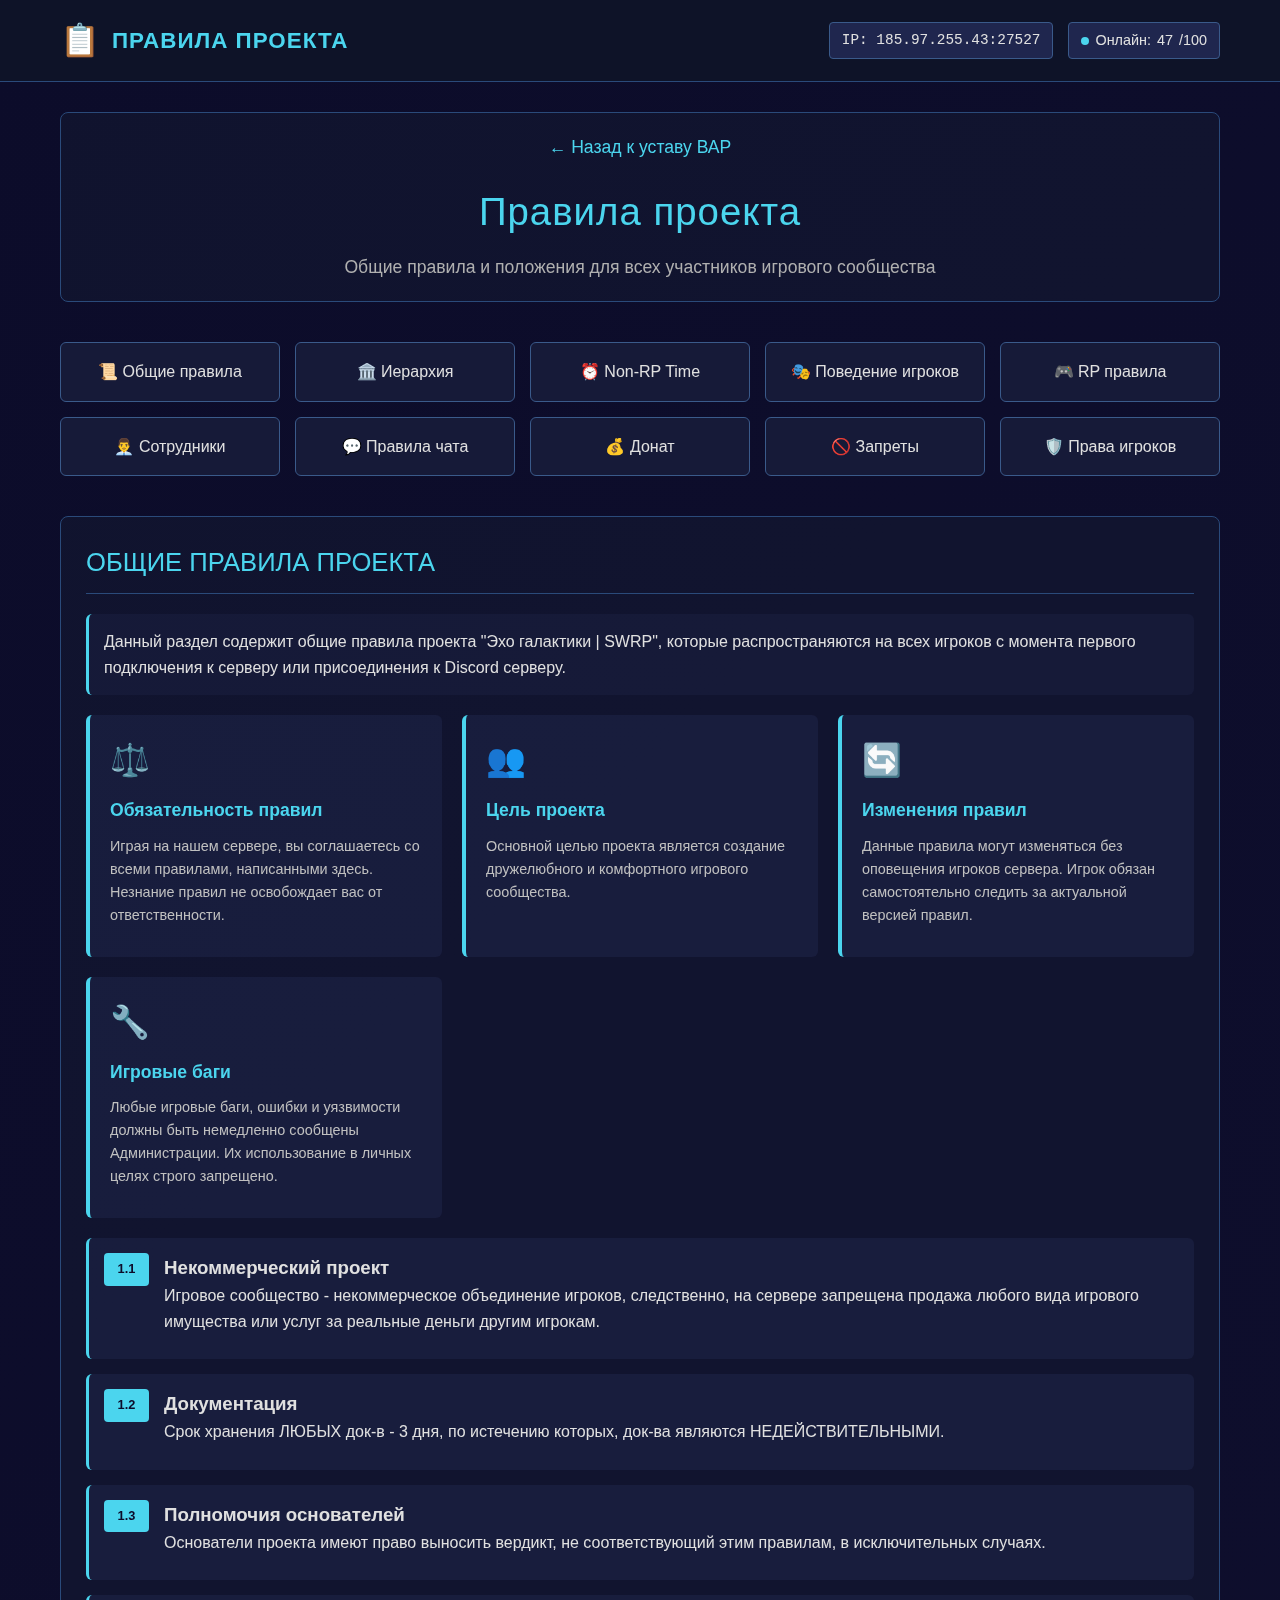
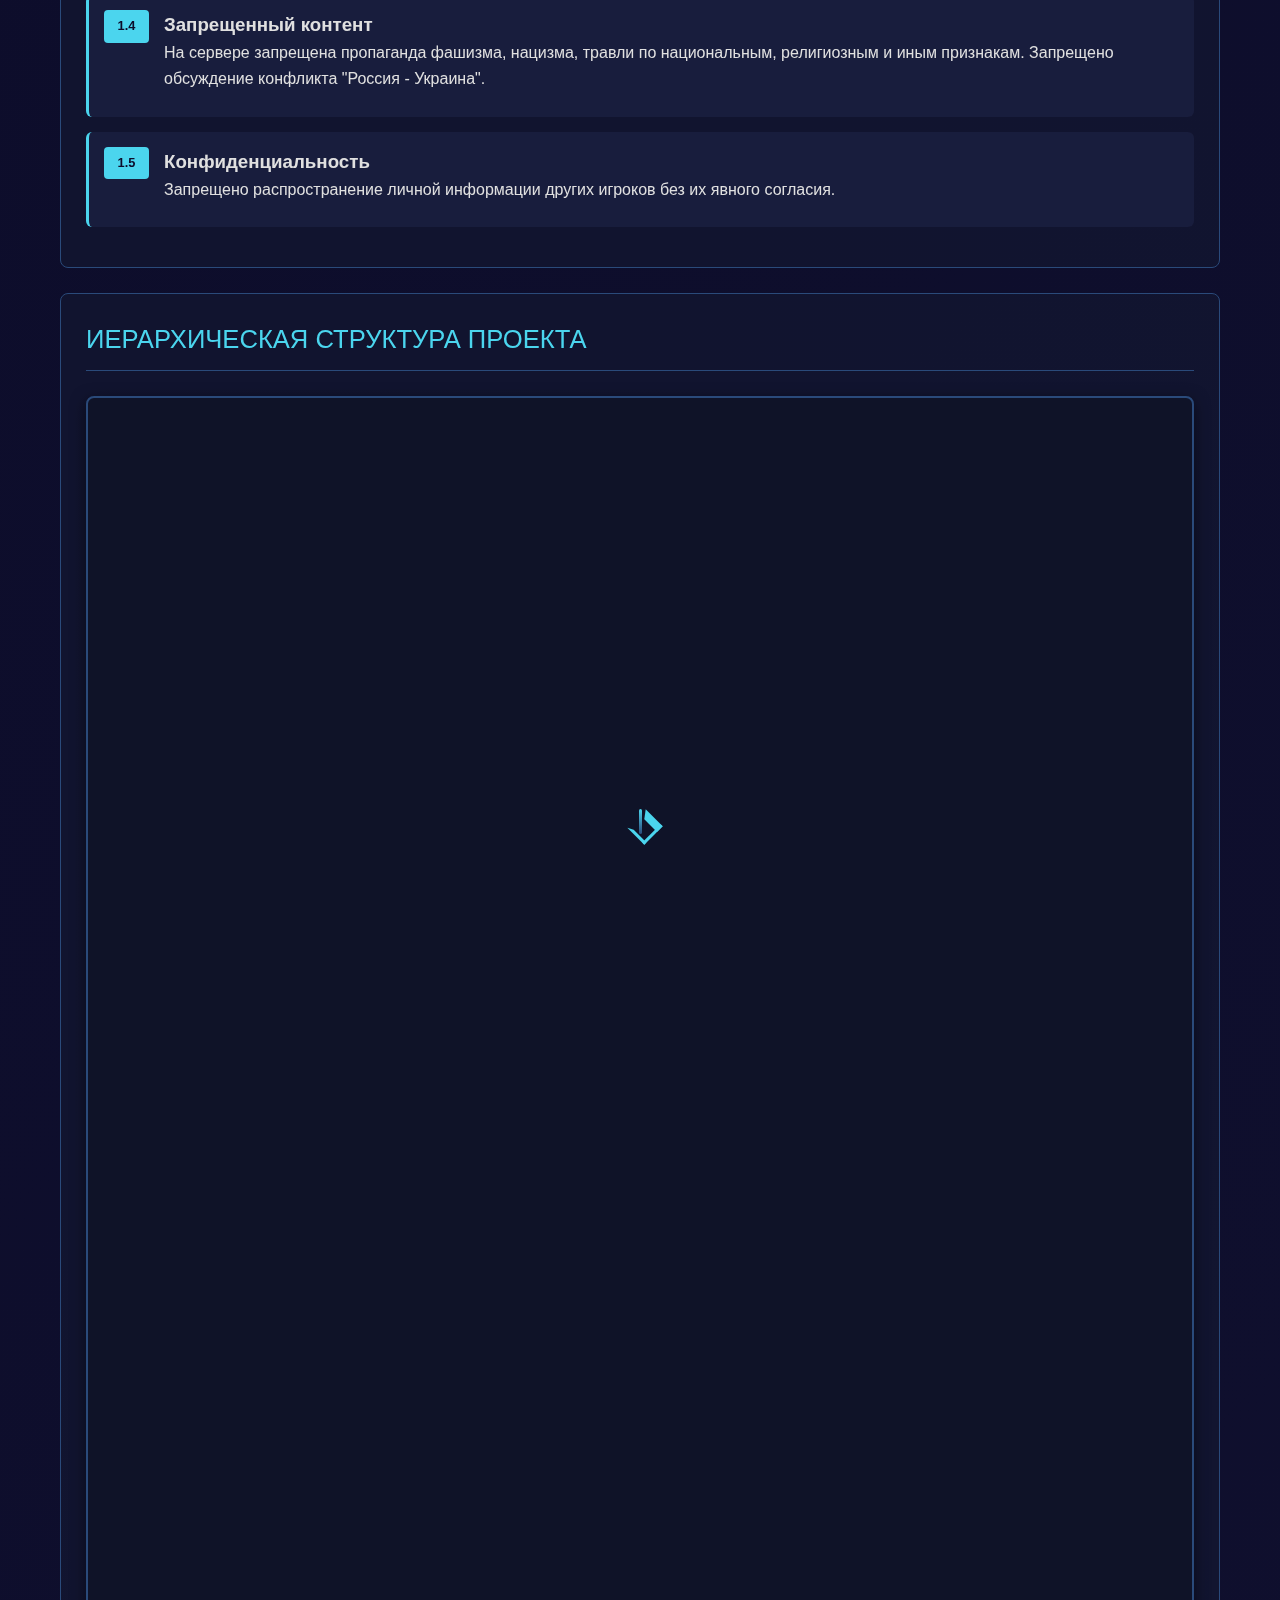
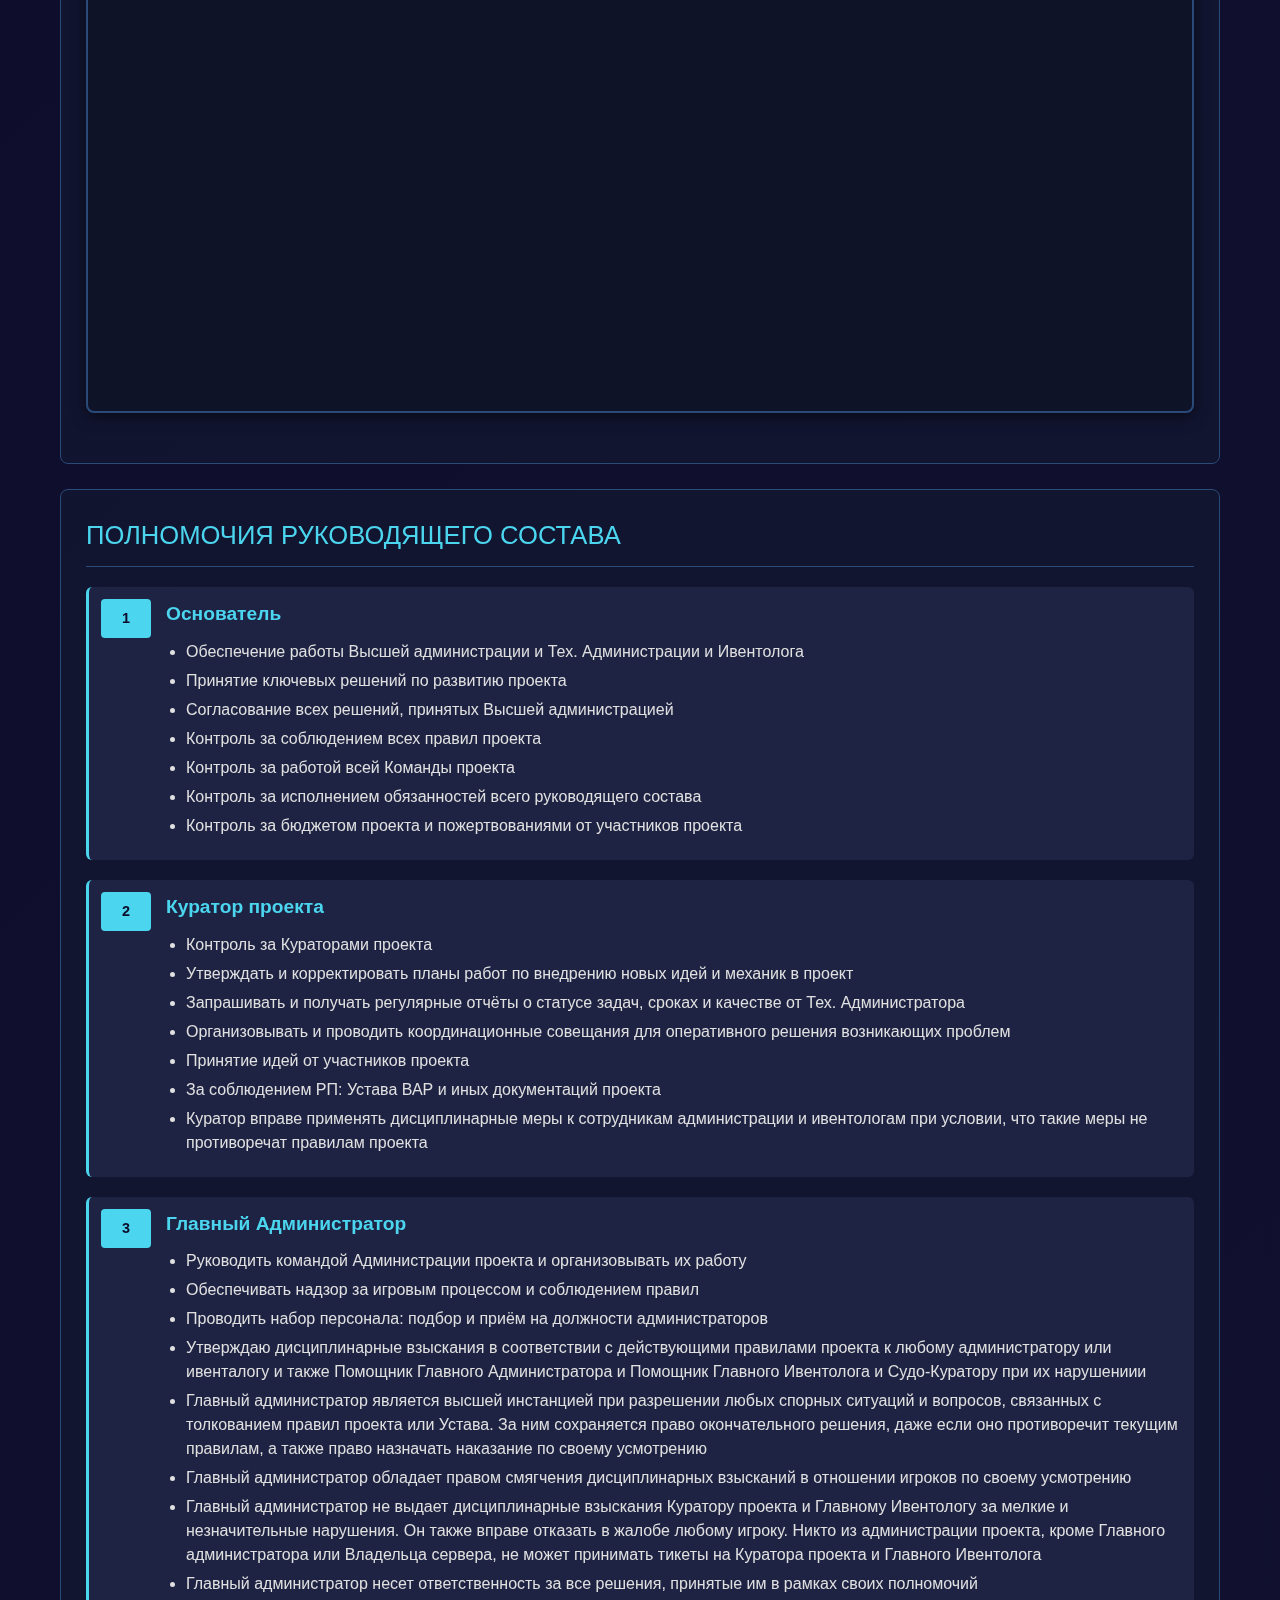
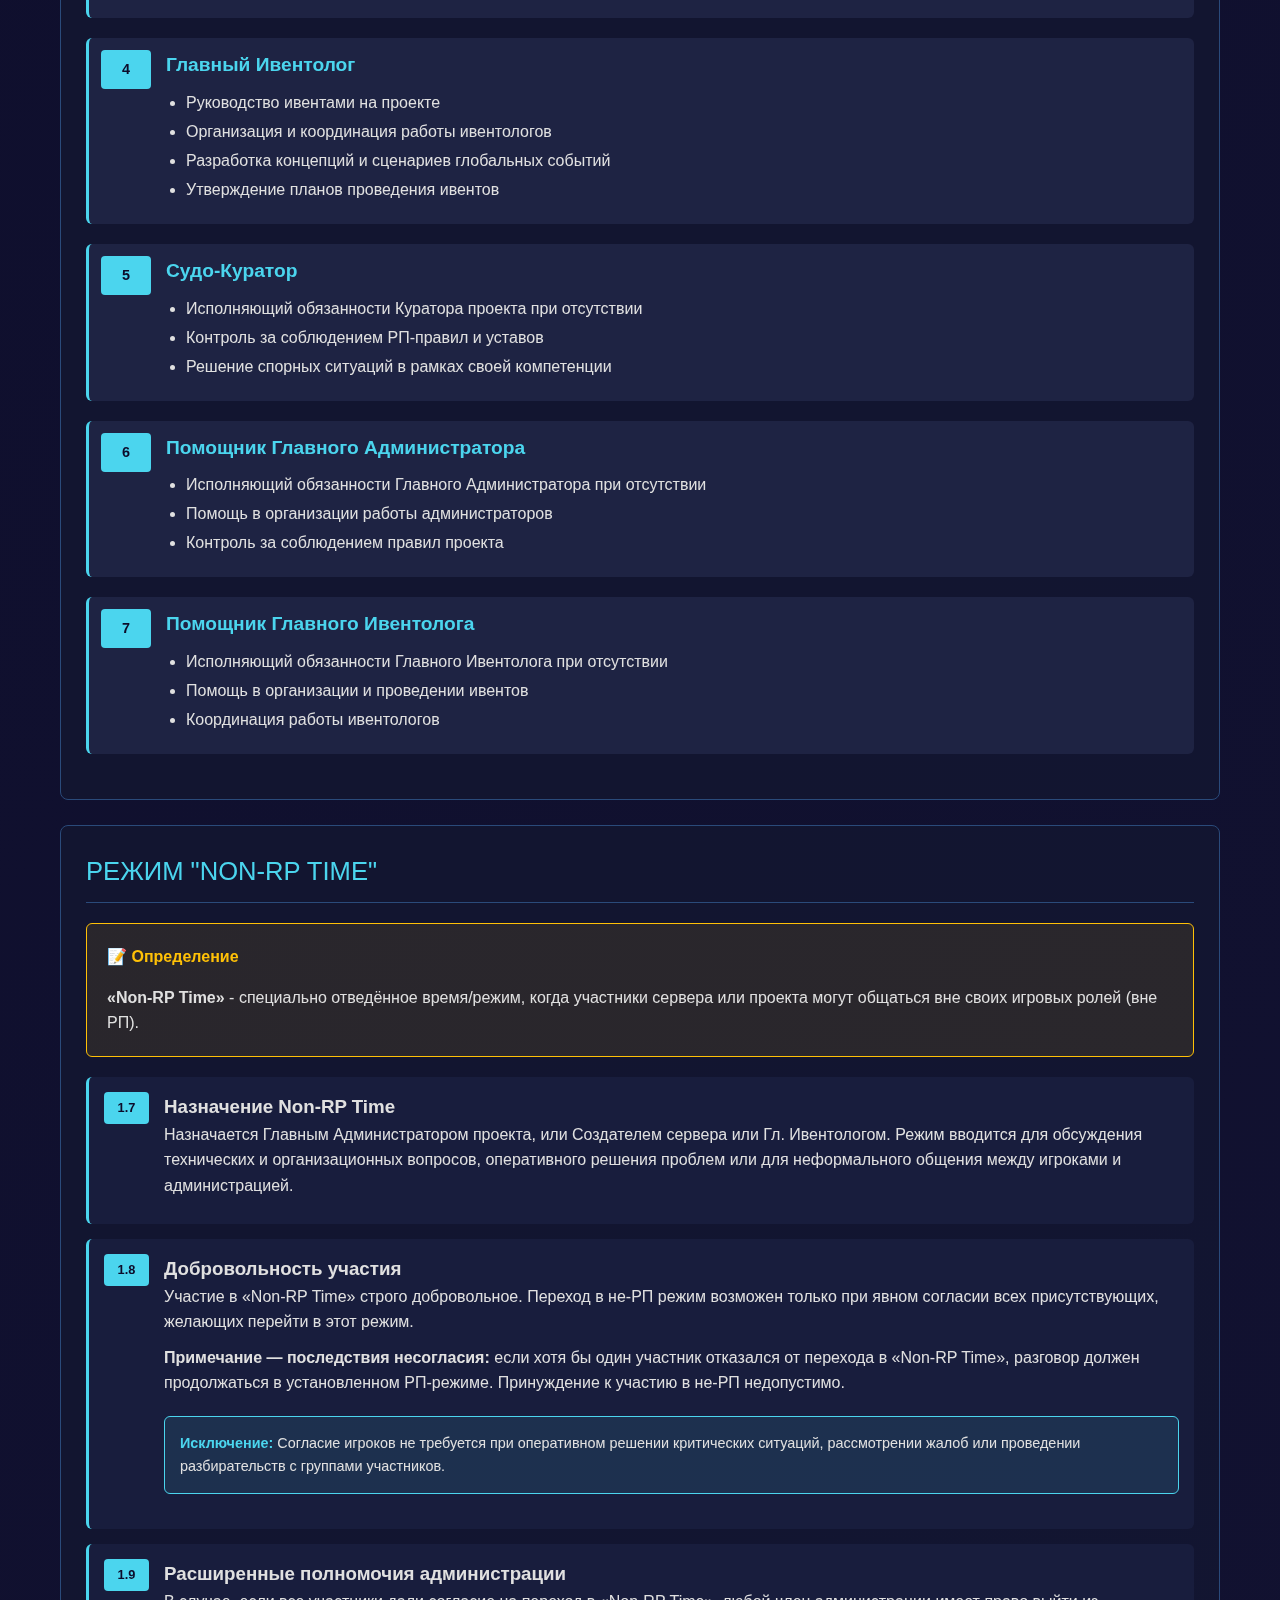
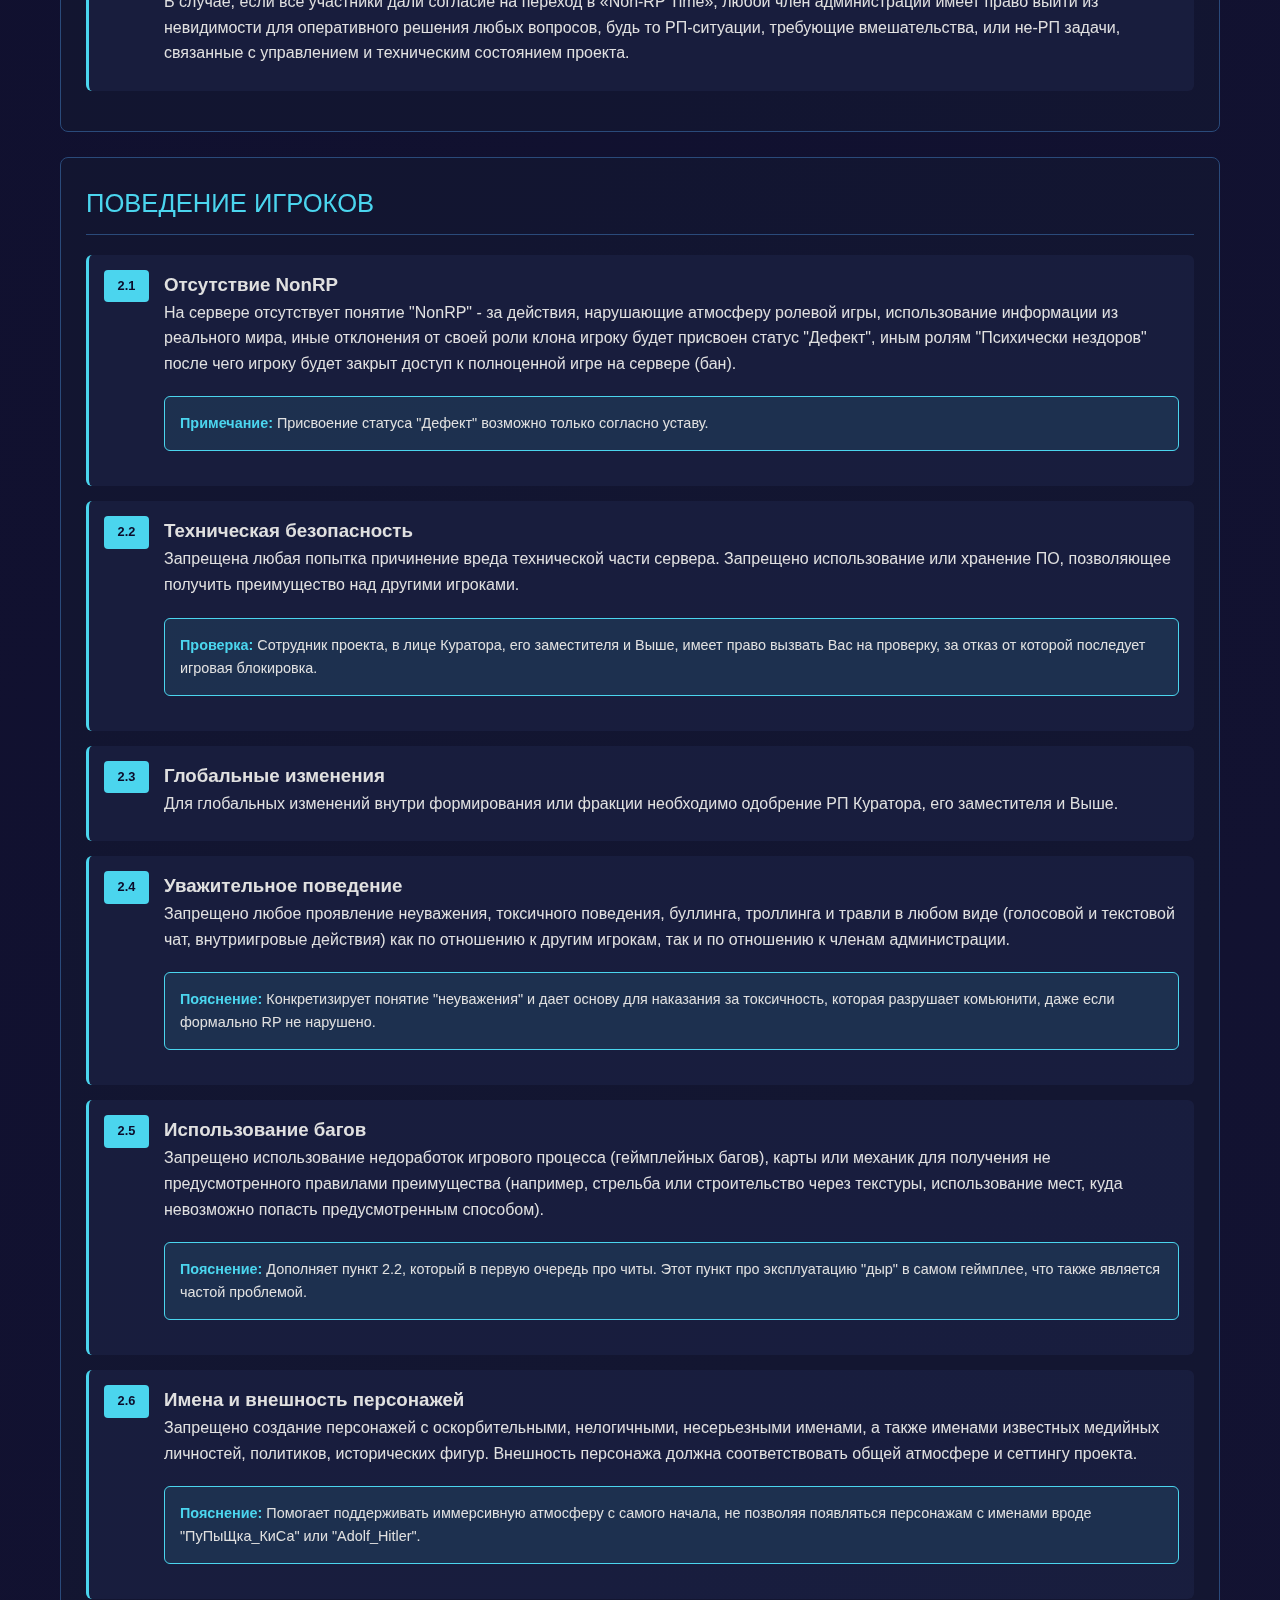
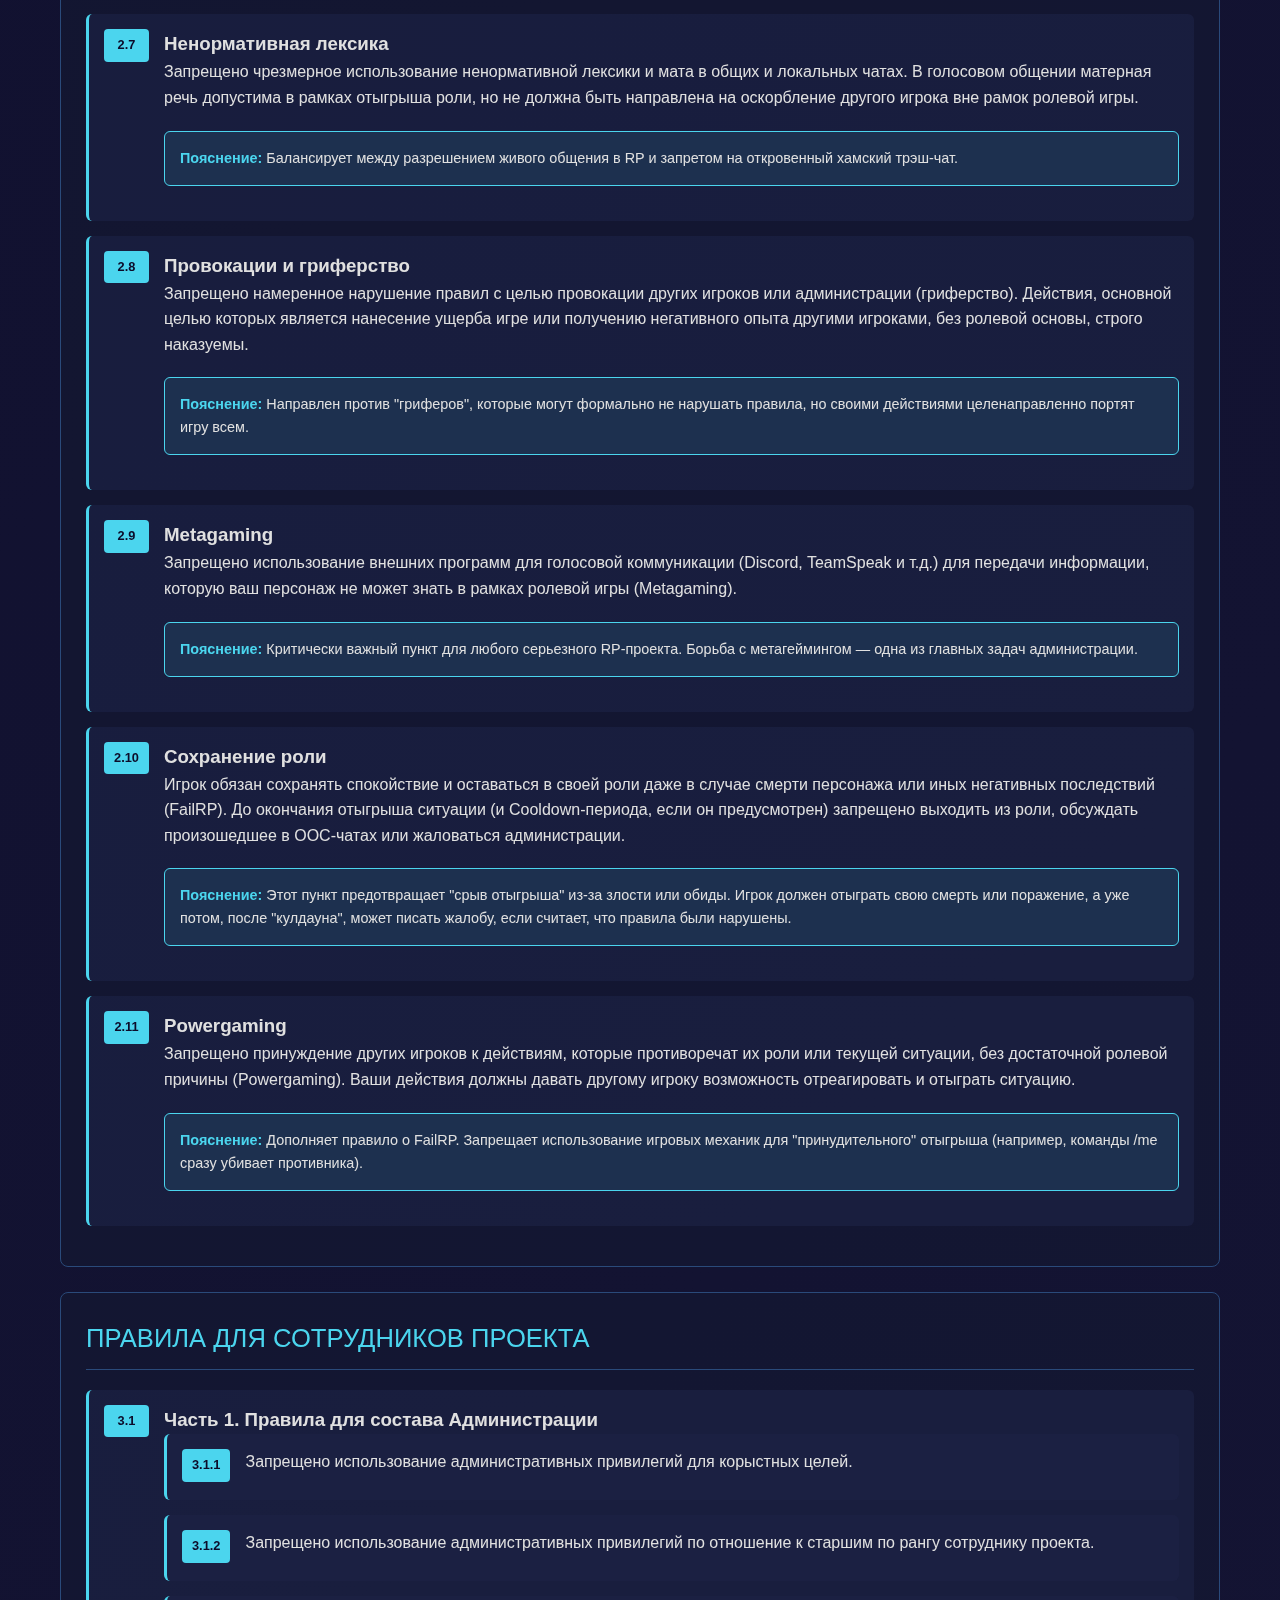
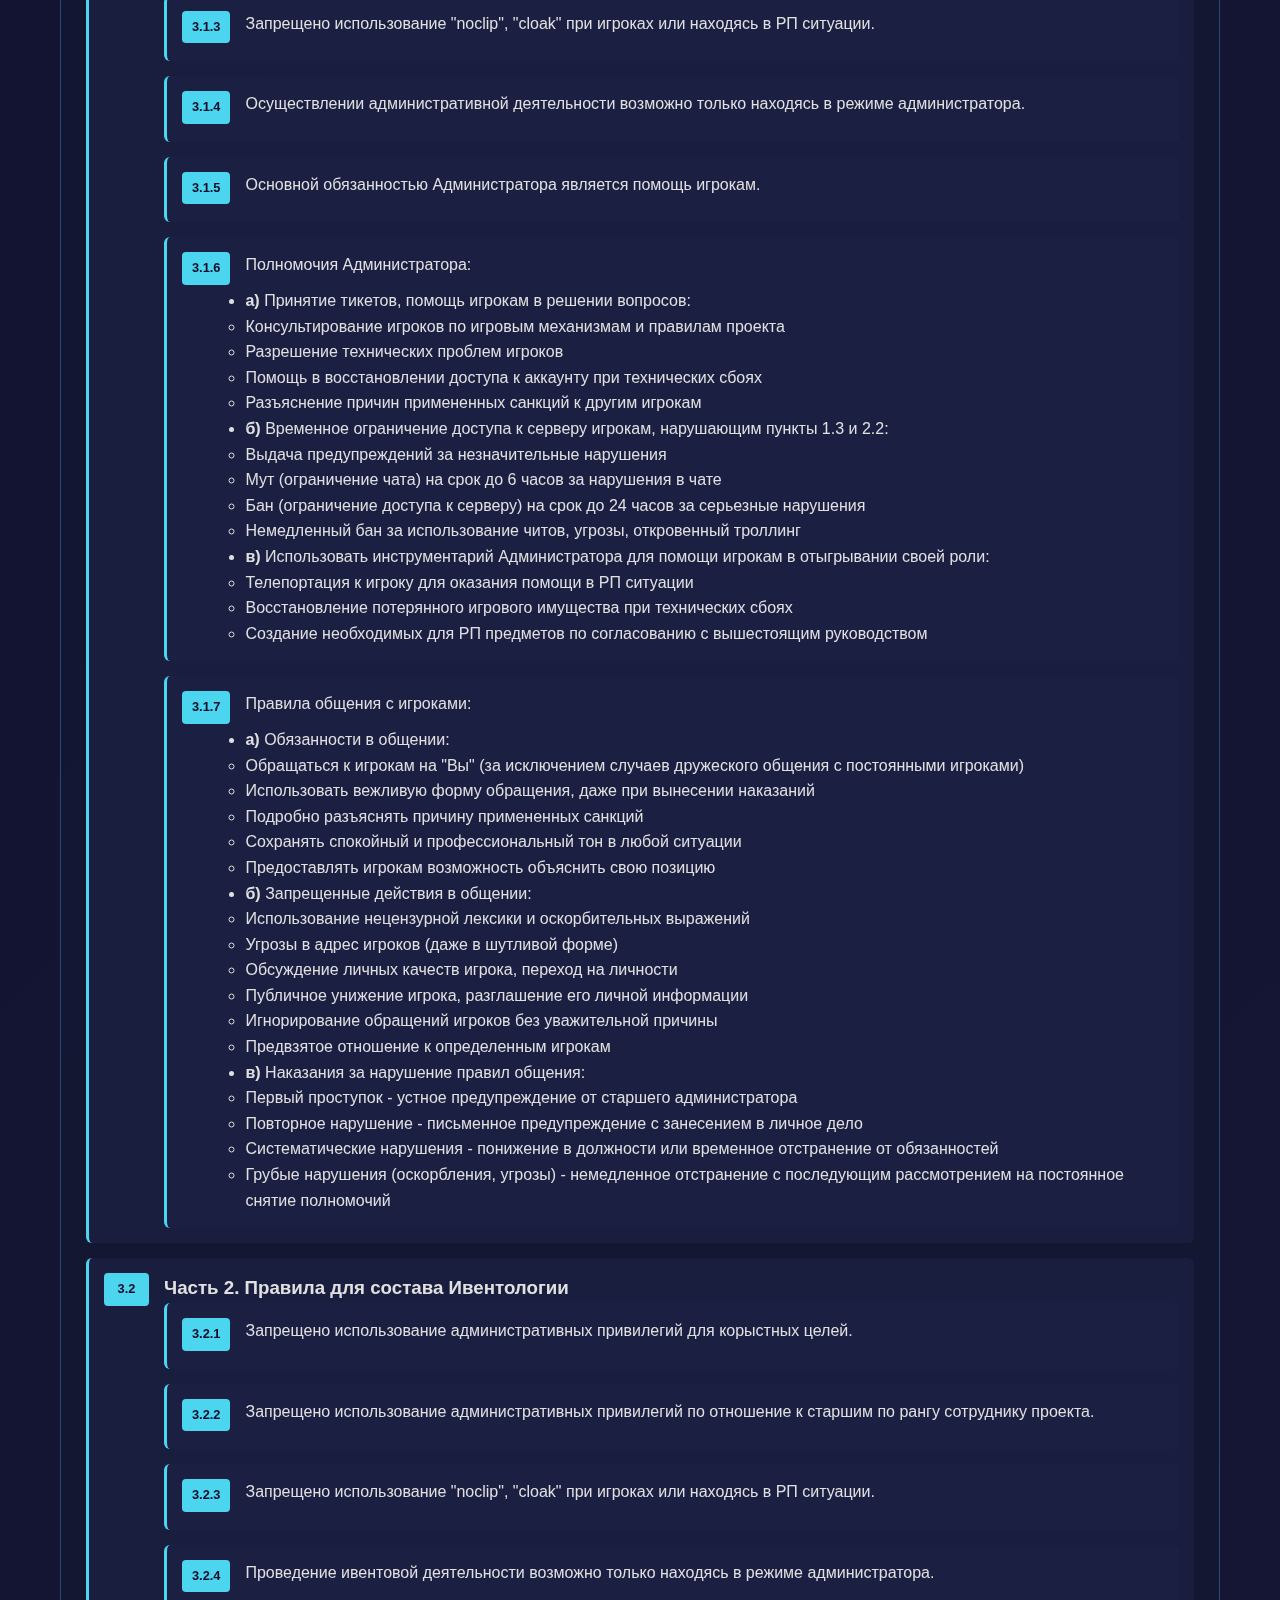
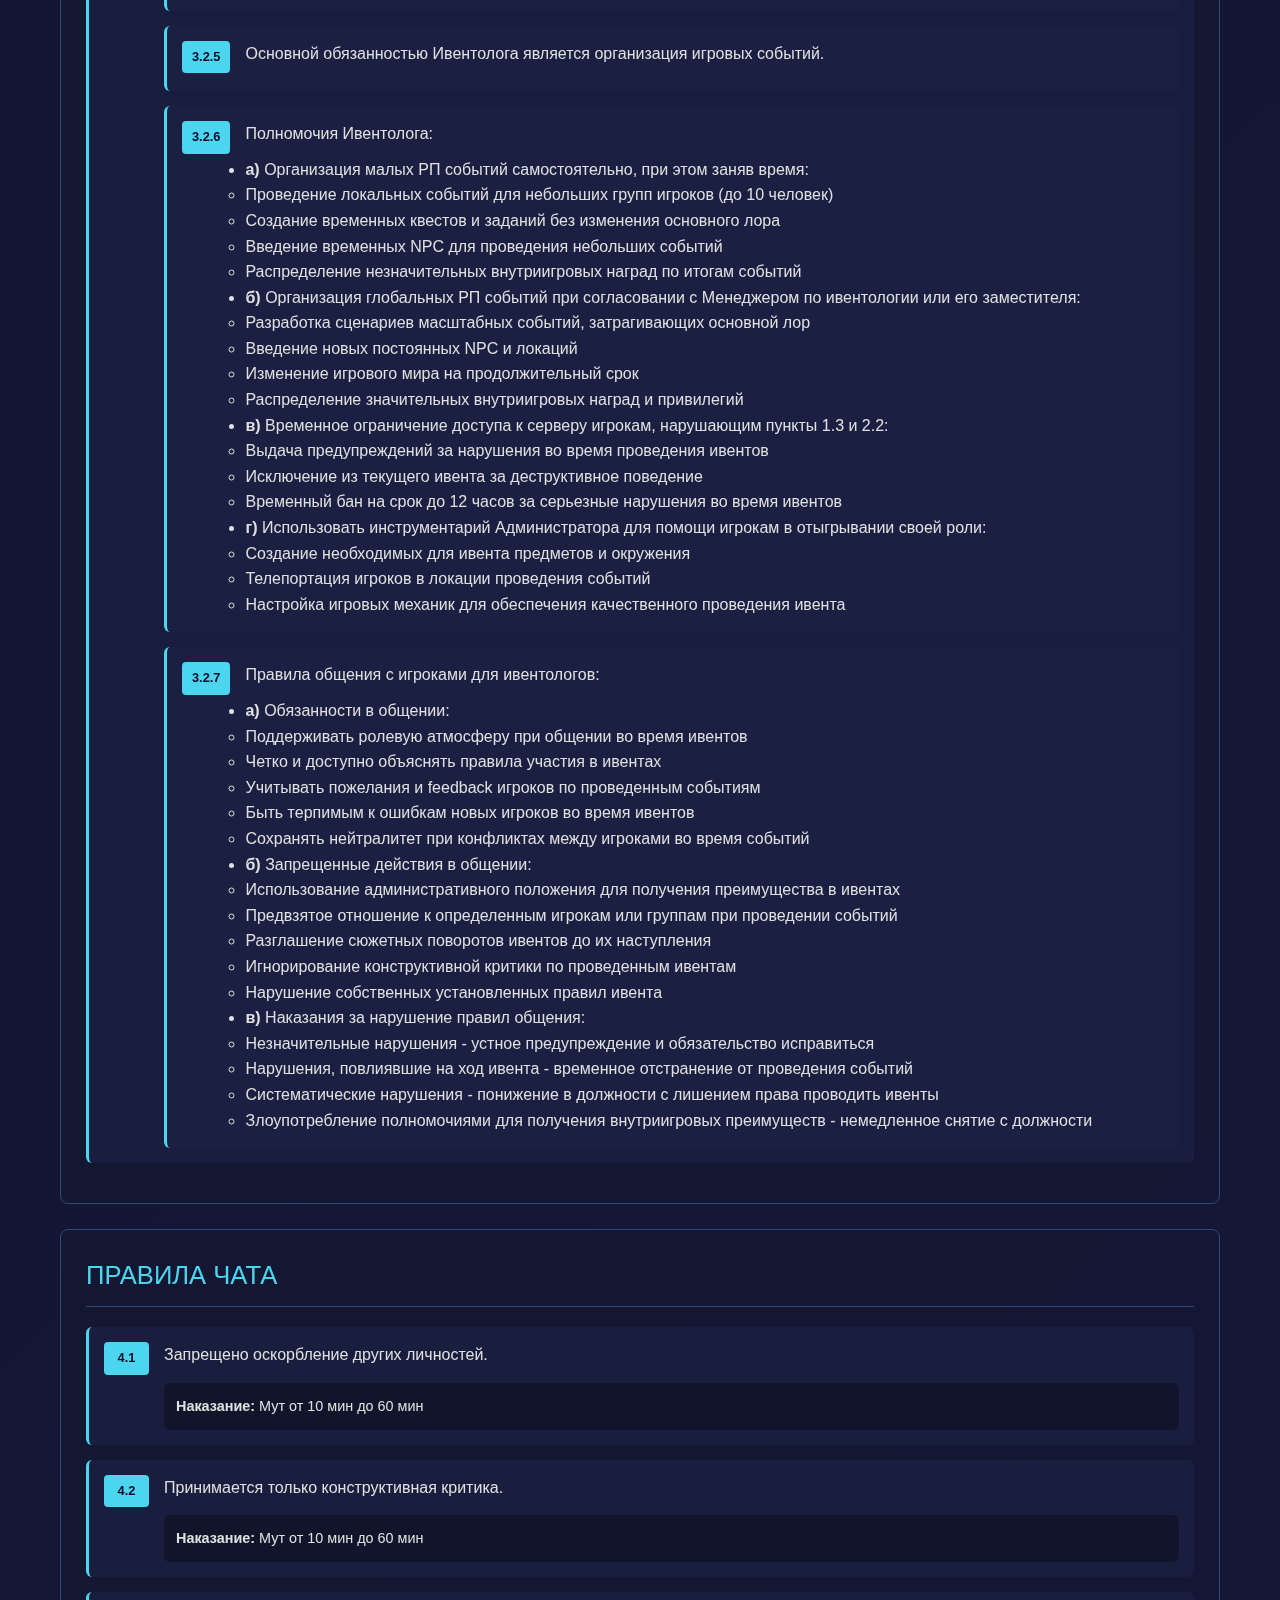
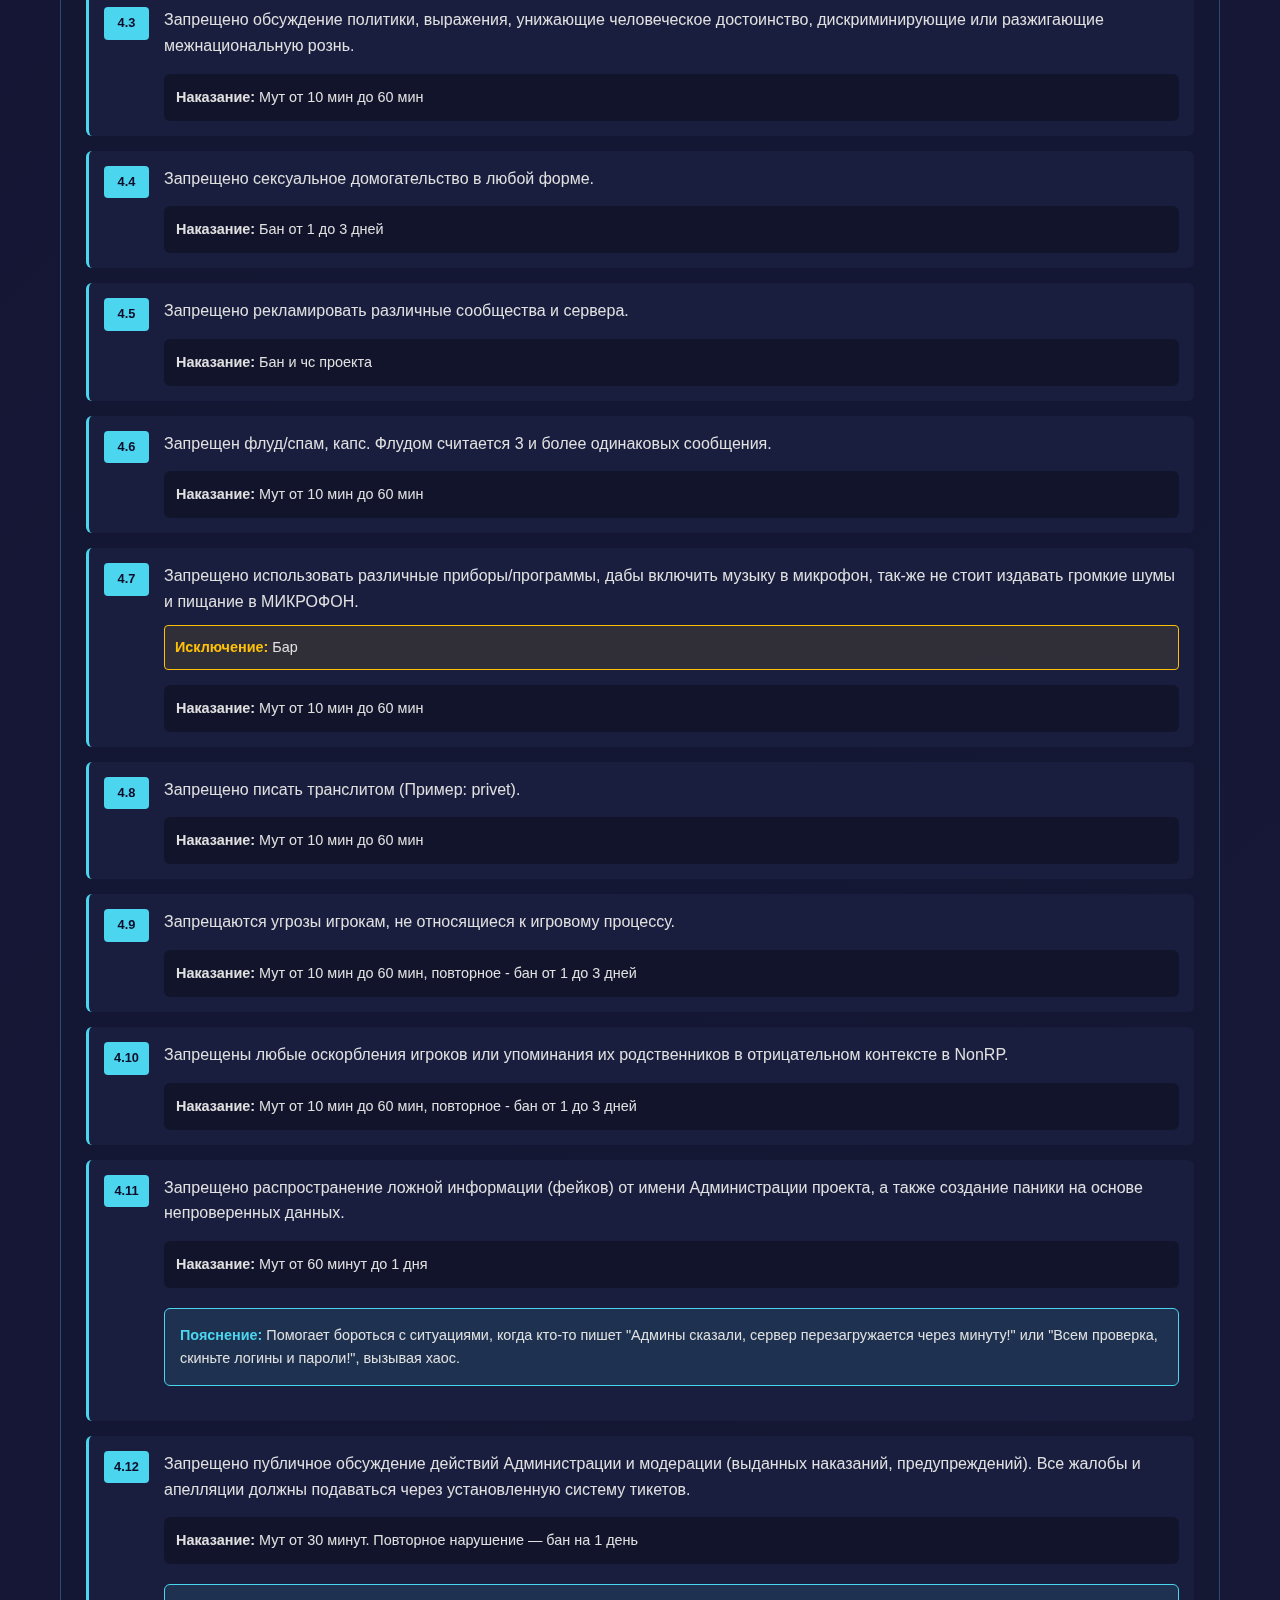
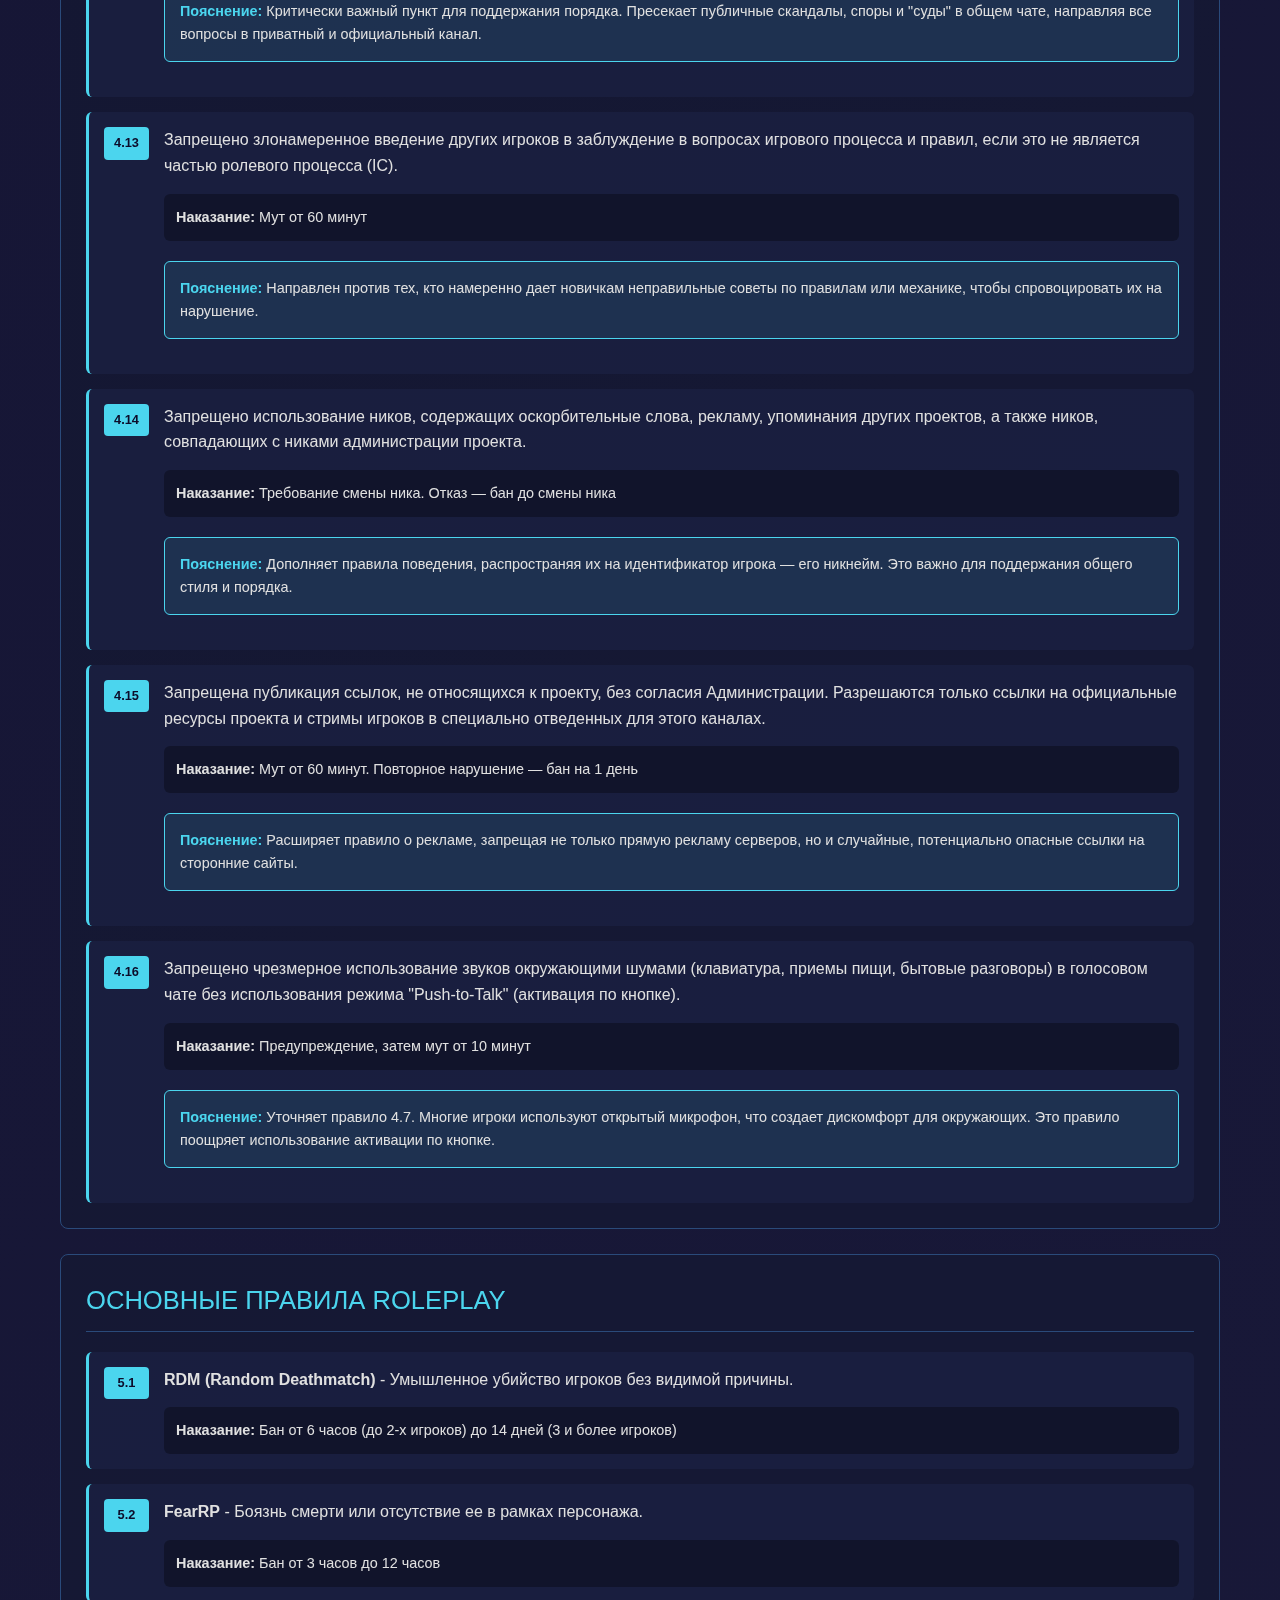
<file: project-rules.html>
<!DOCTYPE html>
<html lang="ru">
<head>
    <meta charset="UTF-8">
    <meta name="viewport" content="width=device-width, initial-scale=1.0">
    <title>Правила проекта - Star Wars GMod</title>
    <link rel="stylesheet" href="style.css">
    <style>
        /* Стили для иерархии проекта - СТРОГИЕ ЦВЕТА */
.hierarchy-table {
    background: rgba(15, 20, 40, 0.9);
    border-radius: 8px;
    padding: 25px;
    margin: 25px 0;
    border: 2px solid #2a4a7a;
    box-shadow: 0 4px 15px rgba(0, 0, 0, 0.5);
}

.hierarchy-level {
    margin: 25px 0;
    padding: 20px;
    border-radius: 6px;
    position: relative;
    border: 1px solid;
}

/* Уровни иерархии с строгими цветами */
.level-supreme {
    background: linear-gradient(135deg, rgba(184, 15, 10, 0.3), rgba(184, 15, 10, 0.1));
    border-color: #b80f0a;
}

.level-high {
    background: linear-gradient(135deg, rgba(193, 154, 0, 0.3), rgba(193, 154, 0, 0.1));
    border-color: #c19a00;
}

.level-senior {
    background: linear-gradient(135deg, rgba(0, 123, 255, 0.3), rgba(0, 123, 255, 0.1));
    border-color: #007bff;
}

.level-junior {
    background: linear-gradient(135deg, rgba(40, 167, 69, 0.3), rgba(40, 167, 69, 0.1));
    border-color: #28a745;
}

.level-label {
    text-align: center;
    font-weight: bold;
    color: #ffffff;
    margin-bottom: 20px;
    font-size: 1.2rem;
    text-transform: uppercase;
    letter-spacing: 1px;
    text-shadow: 0 2px 4px rgba(0, 0, 0, 0.5);
}

.ranks-row {
    display: flex;
    justify-content: space-between;
    margin: 15px 0;
    gap: 20px;
}

.hierarchy-column {
    flex: 1;
    display: flex;
    flex-direction: column;
    align-items: center;
}

/* Стили для карточек званий */
.rank-item {
    padding: 20px;
    border-radius: 6px;
    text-align: center;
    width: 100%;
    max-width: 220px;
    margin: 5px 0;
    border: 2px solid;
    box-shadow: 0 3px 10px rgba(0, 0, 0, 0.3);
    transition: all 0.3s ease;
}

.rank-item:hover {
    transform: translateY(-2px);
    box-shadow: 0 5px 15px rgba(0, 0, 0, 0.4);
}

.rank-item.supreme {
    background: linear-gradient(135deg, #b80f0a, #8c0b08);
    border-color: #ff6b6b;
    color: #ffffff;
}

.rank-item.high {
    background: linear-gradient(135deg, #c19a00, #967800);
    border-color: #ffd700;
    color: #ffffff;
}

.rank-item.senior {
    background: linear-gradient(135deg, #0056b3, #004085);
    border-color: #4bd5ee;
    color: #ffffff;
}

.rank-item.junior {
    background: linear-gradient(135deg, #1e7e34, #155724);
    border-color: #51cf66;
    color: #ffffff;
}

.rank-item.empty {
    background: transparent;
    border: 2px dashed #3a5a8a;
    opacity: 0.3;
}

.rank-badge {
    font-weight: bold;
    margin: 8px 0;
    font-size: 1.1rem;
    text-shadow: 0 2px 4px rgba(0, 0, 0, 0.5);
}

.rank-description {
    font-size: 0.85rem;
    margin-top: 8px;
    opacity: 0.9;
    line-height: 1.3;
}

.command-center {
    display: flex;
    justify-content: center;
    margin: 15px 0;
}

/* Стрелки иерархии - строгий стиль */
.command-arrows, .command-arrow-single {
    display: flex;
    justify-content: space-between;
    margin: 15px 0;
    position: relative;
    height: 40px;
}

.command-arrow-single {
    justify-content: center;
}

.arrow-down-left, .arrow-down-right, .arrow-down-center {
    width: 3px;
    height: 25px;
    background: linear-gradient(to bottom, #4bd5ee, #2a4a7a);
    position: relative;
    border-radius: 2px;
}

.arrow-down-center {
    margin: 0 auto;
}

.arrow-down-left::after, .arrow-down-right::after, .arrow-down-center::after {
    content: '';
    position: absolute;
    bottom: -6px;
    left: -6px;
    width: 15px;
    height: 15px;
    border-right: 3px solid #4bd5ee;
    border-bottom: 3px solid #4bd5ee;
    transform: rotate(45deg);
}

.arrow-down-left {
    margin-left: 30%;
}

.arrow-down-right {
    margin-right: 30%;
}

/* Адаптивность */
@media (max-width: 768px) {
    .hierarchy-table {
        padding: 15px;
        margin: 15px 0;
    }
    
    .ranks-row {
        flex-direction: column;
        gap: 15px;
    }
    
    .hierarchy-column {
        width: 100%;
    }
    
    .rank-item {
        max-width: none;
        padding: 15px;
    }
    
    .level-label {
        font-size: 1rem;
    }
    
    .rank-badge {
        font-size: 1rem;
    }
}

@media (max-width: 480px) {
    .hierarchy-level {
        padding: 15px;
        margin: 15px 0;
    }
    
    .rank-item {
        padding: 12px;
    }
}
        /* Дополнительные стили для страницы правил проекта */
        .project-rules-section {
            background: rgba(20, 25, 50, 0.6);
            border: 1px solid #2a4a7a;
            border-radius: 8px;
            padding: 25px;
            margin-bottom: 25px;
            scroll-margin-top: 20px;
        }
        
        .project-rules-section h2 {
            color: #4bd5ee;
            font-size: 1.6rem;
            margin-bottom: 20px;
            padding-bottom: 10px;
            border-bottom: 1px solid #2a4a7a;
            font-weight: 400;
        }
        
        .donation-rules {
            display: grid;
            grid-template-columns: repeat(auto-fit, minmax(300px, 1fr));
            gap: 20px;
            margin: 20px 0;
        }
        
        .donation-card {
            background: rgba(30, 35, 70, 0.6);
            padding: 20px;
            border-radius: 6px;
            border-left: 4px solid #4bd5ee;
        }
        
        .donation-card h3 {
            color: #4bd5ee;
            margin-bottom: 15px;
            font-size: 1.2rem;
        }
        
        .rule-item {
            display: flex;
            gap: 15px;
            padding: 15px;
            background: rgba(30, 35, 70, 0.6);
            border-radius: 6px;
            border-left: 3px solid #4bd5ee;
            align-items: flex-start;
            margin-bottom: 15px;
        }
        
        .rule-number {
            background: #4bd5ee;
            color: #0c0c2a;
            padding: 6px 10px;
            border-radius: 4px;
            font-weight: bold;
            font-size: 0.8rem;
            min-width: 45px;
            text-align: center;
            flex-shrink: 0;
        }
        
        .rule-content {
            flex: 1;
        }
        
        .rule-content p {
            margin-bottom: 10px;
        }
        
        .prohibited-actions {
            display: grid;
            grid-template-columns: repeat(auto-fit, minmax(250px, 1fr));
            gap: 15px;
            margin: 20px 0;
        }
        
        .prohibited-item {
            background: rgba(220, 53, 69, 0.1);
            border: 1px solid #dc3545;
            border-radius: 6px;
            padding: 15px;
        }
        
        .prohibited-item h4 {
            color: #dc3545;
            margin-bottom: 10px;
            font-size: 1.1rem;
        }
        
        .rules-grid {
            display: grid;
            grid-template-columns: repeat(auto-fit, minmax(280px, 1fr));
            gap: 20px;
            margin: 20px 0;
        }
        
        .rule-card {
            background: rgba(30, 35, 70, 0.6);
            padding: 20px;
            border-radius: 6px;
            border-left: 4px solid #4bd5ee;
        }
        
        .rule-icon {
            font-size: 2rem;
            margin-bottom: 10px;
        }
        
        .rule-card h3 {
            color: #4bd5ee;
            margin-bottom: 10px;
            font-size: 1.1rem;
        }
        
        .rule-card p {
            color: #c0c0c0;
            font-size: 0.9rem;
            margin-bottom: 10px;
        }
        
        .back-to-main {
            display: inline-block;
            margin-bottom: 20px;
            color: #4bd5ee;
            text-decoration: none;
            font-size: 1.1rem;
            transition: color 0.3s ease;
        }
        
        .back-to-main:hover {
            color: #3a5a8a;
        }

        .hierarchy-structure {
            background: rgba(30, 35, 70, 0.6);
            border-radius: 8px;
            padding: 20px;
            margin: 20px 0;
            border: 1px solid #3a5a8a;
        }

        .hierarchy-list {
            list-style: none;
            padding: 0;
            margin: 15px 0;
        }

        .hierarchy-list li {
            padding: 8px 0;
            border-bottom: 1px solid #2a4a7a;
            color: #e0e0e0;
        }

        .hierarchy-list li:last-child {
            border-bottom: none;
        }

        .non-rp-info {
            background: rgba(255, 193, 7, 0.1);
            border: 1px solid #ffc107;
            border-radius: 6px;
            padding: 20px;
            margin: 20px 0;
        }

        .non-rp-info h4 {
            color: #ffc107;
            margin-bottom: 15px;
        }
    </style>
</head>
<body>
    <!-- Фон со звездами -->
    <div class="stars" id="stars"></div>

    <!-- Шапка -->
    <header>
        <div class="container">
            <div class="logo">
                <div class="logo-icon">📋</div>
                <div class="logo-text">ПРАВИЛА ПРОЕКТА</div>
            </div>
            <div class="server-info">
                <div class="server-ip">IP: 185.97.255.43:27527</div>
                <div class="players-online">
                    <span class="online-dot"></span>
                    Онлайн: <span id="online-count">47</span>/100
                </div>
            </div>
        </div>
    </header>

    <!-- Основной контент -->
    <main class="main-content">
        <div class="container">
            <div class="content-header">
                <a href="index.html" class="back-to-main">← Назад к уставу ВАР</a>
                <h1>Правила проекта</h1>
                <p>Общие правила и положения для всех участников игрового сообщества</p>
            </div>

            <!-- Навигация по правилам -->
         <nav class="charter-nav">
    <div class="nav-item">
        <a href="#general-rules" class="nav-title">📜 Общие правила</a>
    </div>
    <div class="nav-item">
        <a href="#hierarchy" class="nav-title">🏛️ Иерархия</a>
    </div>
    <div class="nav-item">
        <a href="#non-rp-time" class="nav-title">⏰ Non-RP Time</a>
    </div>
    <div class="nav-item">
        <a href="#player-behavior" class="nav-title">🎭 Поведение игроков</a>
    </div>
    <div class="nav-item">
        <a href="#rp-rules" class="nav-title">🎮 RP правила</a>
    </div>
    <div class="nav-item">
        <a href="#staff-rules" class="nav-title">👨‍💼 Сотрудники</a>
    </div>
    <div class="nav-item">
        <a href="#chat-rules" class="nav-title">💬 Правила чата</a>
    </div>
    <div class="nav-item">
        <a href="#donation-rules" class="nav-title">💰 Донат</a>
    </div>
    <div class="nav-item">
        <a href="#prohibited-actions" class="nav-title">🚫 Запреты</a>
    </div>
    <div class="nav-item">
        <a href="#player-rights" class="nav-title">🛡️ Права игроков</a>
    </div>
</nav>

            <!-- Содержание правил -->
            <div class="charter-content">
                <!-- Общие правила -->
                <section id="general-rules" class="project-rules-section">
                    <h2>ОБЩИЕ ПРАВИЛА ПРОЕКТА</h2>
                    
                    <div class="intro-text">
                        <p>Данный раздел содержит общие правила проекта "Эхо галактики |  SWRP", которые распространяются на всех игроков с момента первого подключения к серверу или присоединения к Discord серверу.</p>
                    </div>
                    
                    <div class="rules-grid">
                        <div class="rule-card">
                            <div class="rule-icon">⚖️</div>
                            <h3>Обязательность правил</h3>
                            <p>Играя на нашем сервере, вы соглашаетесь со всеми правилами, написанными здесь. Незнание правил не освобождает вас от ответственности.</p>
                        </div>
                        
                        <div class="rule-card">
                            <div class="rule-icon">👥</div>
                            <h3>Цель проекта</h3>
                            <p>Основной целью проекта является создание дружелюбного и комфортного игрового сообщества.</p>
                        </div>
                        
                        <div class="rule-card">
                            <div class="rule-icon">🔄</div>
                            <h3>Изменения правил</h3>
                            <p>Данные правила могут изменяться без оповещения игроков сервера. Игрок обязан самостоятельно следить за актуальной версией правил.</p>
                        </div>
                        
                        <div class="rule-card">
                            <div class="rule-icon">🔧</div>
                            <h3>Игровые баги</h3>
                            <p>Любые игровые баги, ошибки и уязвимости должны быть немедленно сообщены Администрации. Их использование в личных целях строго запрещено.</p>
                        </div>
                    </div>
                    
                    <div class="rule-item">
                        <div class="rule-number">1.1</div>
                        <div class="rule-content">
                            <h3>Некоммерческий проект</h3>
                            <p>Игровое сообщество - некоммерческое объединение игроков, следственно, на сервере запрещена продажа любого вида игрового имущества или услуг за реальные деньги другим игрокам.</p>
                        </div>
                    </div>
                    
                    <div class="rule-item">
                        <div class="rule-number">1.2</div>
                        <div class="rule-content">
                            <h3>Документация</h3>
                            <p>Срок хранения ЛЮБЫХ док-в - 3 дня, по истечению которых, док-ва являются НЕДЕЙСТВИТЕЛЬНЫМИ.</p>
                        </div>
                    </div>
                    
                    <div class="rule-item">
                        <div class="rule-number">1.3</div>
                        <div class="rule-content">
                            <h3>Полномочия основателей</h3>
                            <p>Основатели проекта имеют право выносить вердикт, не соответствующий этим правилам, в исключительных случаях.</p>
                        </div>
                    </div>

                    <div class="rule-item">
                        <div class="rule-number">1.4</div>
                        <div class="rule-content">
                            <h3>Запрещенный контент</h3>
                            <p>На сервере запрещена пропаганда фашизма, нацизма, травли по национальным, религиозным и иным признакам. Запрещено обсуждение конфликта "Россия - Украина".</p>
                        </div>
                    </div>

                    <div class="rule-item">
                        <div class="rule-number">1.5</div>
                        <div class="rule-content">
                            <h3>Конфиденциальность</h3>
                            <p>Запрещено распространение личной информации других игроков без их явного согласия.</p>
                        </div>
                    </div>
                </section>

                <!-- Иерархия проекта -->
    <!-- Исправленный блок руководящего состава в иерархии -->
<section id="hierarchy" class="project-rules-section">
    <h2>ИЕРАРХИЧЕСКАЯ СТРУКТУРА ПРОЕКТА</h2>
    
    <div class="hierarchy-table">
        <!-- Верхний уровень - Основатель -->
        <div class="hierarchy-level level-supreme">
            <div class="level-label">ВЫСШЕЕ РУКОВОДСТВО</div>
            <div class="command-center">
                <div class="rank-item supreme">
                    <div class="rank-badge">Основатель</div>
                    <div class="rank-description">
                       Основатель проекта имеет право выносить вердикт, не соответствующий этим правилам, в исключительных случаях.
                    </div>
                </div>
            </div>
        </div>

        <!-- Стрелка от Основателя -->
        <div class="command-arrow-single">
            <div class="arrow-down-center"></div>
        </div>

        <!-- Второй уровень - Руководящий состав -->
        <div class="hierarchy-level level-high">
            <div class="level-label">РУКОВОДЯЩИЙ СОСТАВ</div>
            
            <!-- Исправленная сетка для руководящего состава -->
            <div class="ranks-row">
                <div class="hierarchy-column">
                    <div class="rank-item high">
                        <div class="rank-badge">Куратор проекта</div>
                        <div class="rank-description">
                            Руководство Рп
                        </div>
                    </div>
                </div>
                <div class="hierarchy-column">
                    <div class="rank-item high">
                        <div class="rank-badge">Главный Администратор</div>
                        <div class="rank-description">
                            Руководства сервера
                        </div>
                    </div>
                </div>
                <div class="hierarchy-column">
                    <div class="rank-item high">
                        <div class="rank-badge">Главный Ивентолог</div>
                        <div class="rank-description">
                            Руководство комьюнити сервера   
                        </div>
                    </div>
                </div>
            </div>

            <!-- Стрелки от руководящего состава -->
            <div class="command-arrows">
                <div class="arrow-down-left"></div>
                <div class="arrow-down-center"></div>
                <div class="arrow-down-right"></div>
            </div>
        </div>
        
        <!-- Третий уровень - Специалисты -->
        <div class="hierarchy-level level-senior">
            <div class="level-label">СПЕЦИАЛИСТЫ</div>
            <div class="ranks-row">
                <div class="hierarchy-column">
                    <div class="rank-item senior">
                        <div class="rank-badge">Судо-Куратор</div>
                        <div class="rank-description">Исполняющий обязанности Куратора проекта при отсутсвии</div>
                    </div>
                </div>
                <div class="hierarchy-column">
                    <div class="rank-item senior">
                        <div class="rank-badge">Помощник Главного Администратора</div>
                        <div class="rank-description">Исполняющий обязанности Главного Администратора при отсутсвии</div>
                    </div>
                </div>
                <div class="hierarchy-column">
                    <div class="rank-item senior">
                        <div class="rank-badge">Помощник Главного Ивентолога</div>
                        <div class="rank-description">Исполняющий обязанности Главного Ивентолога при отсутсвии</div>
                    </div>
                </div>
            </div>

            <!-- Стрелка от специалистов -->
            <div class="command-arrow-single">
                <div class="arrow-down-center"></div>
            </div>
        </div>

        <!-- Четвертый уровень - Модераторы -->
        <div class="hierarchy-level level-junior">
            <div class="level-label">МОДЕРАЦИЯ</div>
            <div class="ranks-row">
                <div class="hierarchy-column">
                    <div class="rank-item junior">
                        <div class="rank-badge">Куратор РП</div>
                        <div class="rank-description">Отвествены за Рп</div>
                    </div>
                </div>
                <div class="hierarchy-column">
                    <div class="rank-item junior">
                        <div class="rank-badge">Администратор</div>
                        <div class="rank-description">Следит за порядком на сервере</div>
                    </div>
                </div>
                <div class="hierarchy-column">
                    <div class="rank-item junior">
                        <div class="rank-badge">Ивентолог</div>
                        <div class="rank-description">Проводит ивенты на сервер</div>
                    </div>
                </div>
            </div>
        </div>
    </div>
</section>
<!-- HTML код для блока полномочий руководящего состава -->
<section id="staff-powers" class="project-rules-section">
    <h2>ПОЛНОМОЧИЯ РУКОВОДЯЩЕГО СОСТАВА</h2>
    
    <!-- Полномочия Основателя -->
    <div class="power-item">
        <div class="power-number">1</div>
        <div class="power-content">
            <h3>Основатель</h3>
            <ul>
                <li>Обеспечение работы Высшей администрации и Тех. Администрации и Ивентолога</li>
                <li>Принятие ключевых решений по развитию проекта</li>
                <li>Согласование всех решений, принятых Высшей администрацией</li>
                <li>Контроль за соблюдением всех правил проекта</li>
                <li>Контроль за работой всей Команды проекта</li>
                <li>Контроль за исполнением обязанностей всего руководящего состава</li>
                <li>Контроль за бюджетом проекта и пожертвованиями от участников проекта</li>
            </ul>
        </div>
    </div>

    <!-- Полномочия Куратора проекта -->
    <div class="power-item">
        <div class="power-number">2</div>
        <div class="power-content">
            <h3>Куратор проекта</h3>
            <ul>
                <li>Контроль за Кураторами проекта</li>
                <li>Утверждать и корректировать планы работ по внедрению новых идей и механик в проект</li>
                <li>Запрашивать и получать регулярные отчёты о статусе задач, сроках и качестве от Тех. Администратора</li>
                <li>Организовывать и проводить координационные совещания для оперативного решения возникающих проблем</li>
                <li>Принятие идей от участников проекта</li>
                <li>За соблюдением РП: Устава ВАР и иных документаций проекта</li>
                <li>Куратор вправе применять дисциплинарные меры к сотрудникам администрации и ивентологам при условии, что такие меры не противоречат правилам проекта</li>
            </ul>
        </div>
    </div>

    <!-- Полномочия Главного Администратора -->
    <div class="power-item">
        <div class="power-number">3</div>
        <div class="power-content">
            <h3>Главный Администратор</h3>
            <ul>
                <li>Руководить командой Администрации проекта и организовывать их работу</li>
                <li>Обеспечивать надзор за игровым процессом и соблюдением правил</li>
                <li>Проводить набор персонала: подбор и приём на должности администраторов</li>
                <li>Утверждаю дисциплинарные взыскания в соответствии с действующими правилами проекта к любому администратору или ивенталогу и также Помощник Главного Администратора и Помощник Главного Ивентолога и Судо-Куратору при их нарушениии</li>
                <li>Главный администратор является высшей инстанцией при разрешении любых спорных ситуаций и вопросов, связанных с толкованием правил проекта или Устава. За ним сохраняется право окончательного решения, даже если оно противоречит текущим правилам, а также право назначать наказание по своему усмотрению</li>
                <li>Главный администратор обладает правом смягчения дисциплинарных взысканий в отношении игроков по своему усмотрению</li>
                <li>Главный администратор не выдает дисциплинарные взыскания Куратору проекта и Главному Ивентологу за мелкие и незначительные нарушения. Он также вправе отказать в жалобе любому игроку. Никто из администрации проекта, кроме Главного администратора или Владельца сервера, не может принимать тикеты на Куратора проекта и Главного Ивентолога</li>
                <li>Главный администратор несет ответственность за все решения, принятые им в рамках своих полномочий</li>
            </ul>
        </div>
    </div>

    <!-- Полномочия Главного Ивентолога -->
    <div class="power-item">
        <div class="power-number">4</div>
        <div class="power-content">
            <h3>Главный Ивентолог</h3>
            <ul>
                <li>Руководство ивентами на проекте</li>
                <li>Организация и координация работы ивентологов</li>
                <li>Разработка концепций и сценариев глобальных событий</li>
                <li>Утверждение планов проведения ивентов</li>
            </ul>
        </div>
    </div>

    <!-- Полномочия Судо-Куратора -->
    <div class="power-item">
        <div class="power-number">5</div>
        <div class="power-content">
            <h3>Судо-Куратор</h3>
            <ul>
                <li>Исполняющий обязанности Куратора проекта при отсутствии</li>
                <li>Контроль за соблюдением РП-правил и уставов</li>
                <li>Решение спорных ситуаций в рамках своей компетенции</li>
            </ul>
        </div>
    </div>

    <!-- Полномочия Помощника Главного Администратора -->
    <div class="power-item">
        <div class="power-number">6</div>
        <div class="power-content">
            <h3>Помощник Главного Администратора</h3>
            <ul>
                <li>Исполняющий обязанности Главного Администратора при отсутствии</li>
                <li>Помощь в организации работы администраторов</li>
                <li>Контроль за соблюдением правил проекта</li>
            </ul>
        </div>
    </div>

    <!-- Полномочия Помощника Главного Ивентолога -->
    <div class="power-item">
        <div class="power-number">7</div>
        <div class="power-content">
            <h3>Помощник Главного Ивентолога</h3>
            <ul>
                <li>Исполняющий обязанности Главного Ивентолога при отсутствии</li>
                <li>Помощь в организации и проведении ивентов</li>
                <li>Координация работы ивентологов</li>
            </ul>
        </div>
    </div>
</section>

                <!-- Non-RP Time -->
<section id="non-rp-time" class="project-rules-section">
    <h2>РЕЖИМ "NON-RP TIME"</h2>
                    
    <div class="non-rp-info">
        <h4>📝 Определение</h4>
        <p><strong>«Non-RP Time»</strong> - специально отведённое время/режим, когда участники сервера или проекта могут общаться вне своих игровых ролей (вне РП).</p>
    </div>

    <div class="rule-item">
        <div class="rule-number">1.7</div>
        <div class="rule-content">
            <h3>Назначение Non-RP Time</h3>
            <p>Назначается Главным Администратором проекта, или Создателем сервера или Гл. Ивентологом. Режим вводится для обсуждения технических и организационных вопросов, оперативного решения проблем или для неформального общения между игроками и администрацией.</p>
        </div>
    </div>

    <div class="rule-item">
        <div class="rule-number">1.8</div>
        <div class="rule-content">
            <h3>Добровольность участия</h3>
            <p>Участие в «Non‑RP Time» строго добровольное. Переход в не‑РП режим возможен только при явном согласии всех присутствующих, желающих перейти в этот режим.</p>
            <p><strong>Примечание — последствия несогласия:</strong> если хотя бы один участник отказался от перехода в «Non‑RP Time», разговор должен продолжаться в установленном РП‑режиме. Принуждение к участию в не‑РП недопустимо.</p>
            <div class="note-box">
                <strong>Исключение:</strong> Согласие игроков не требуется при оперативном решении критических ситуаций, рассмотрении жалоб или проведении разбирательств с группами участников.
            </div>
        </div>
    </div>

    <div class="rule-item">
        <div class="rule-number">1.9</div>
        <div class="rule-content">
            <h3>Расширенные полномочия администрации</h3>
            <p>В случае, если все участники дали согласие на переход в «Non-RP Time», любой член администрации имеет право выйти из невидимости для оперативного решения любых вопросов, будь то РП-ситуации, требующие вмешательства, или не-РП задачи, связанные с управлением и техническим состоянием проекта.</p>
        </div>
    </div>
</section>

                <!-- Поведение игроков -->
<section id="player-behavior" class="project-rules-section">
    <h2>ПОВЕДЕНИЕ ИГРОКОВ</h2>         
    <div class="rule-item">
        <div class="rule-number">2.1</div>
            <div class="rule-content">
                <h3>Отсутствие NonRP</h3>
                    <p>На сервере отсутствует понятие "NonRP" - за действия, нарушающие атмосферу ролевой игры, использование информации из реального мира, иные отклонения от своей роли клона игроку будет присвоен статус "Дефект", иным ролям "Психически нездоров" после чего игроку будет закрыт доступ к полноценной игре на сервере (бан).</p>
                <div class="note-box">
                    <strong>Примечание:</strong> Присвоение статуса "Дефект" возможно только согласно уставу.
                </div>
        </div>
    </div>

    <div class="rule-item">
        <div class="rule-number">2.2</div>
            <div class="rule-content">
                <h3>Техническая безопасность</h3>
                    <p>Запрещена любая попытка причинение вреда технической части сервера. Запрещено использование или хранение ПО, позволяющее получить преимущество над другими игроками.</p>
                <div class="note-box">
                    <strong>Проверка:</strong> Сотрудник проекта, в лице Куратора, его заместителя и Выше, имеет право вызвать Вас на проверку, за отказ от которой последует игровая блокировка.
                </div>
            </div>
        </div>

                    <div class="rule-item">
                        <div class="rule-number">2.3</div>
                        <div class="rule-content">
                            <h3>Глобальные изменения</h3>
                            <p>Для глобальных изменений внутри формирования или фракции необходимо одобрение РП Куратора, его заместителя и Выше.</p>
                        </div>
                    </div>

                    <div class="rule-item">
                        <div class="rule-number">2.4</div>
                        <div class="rule-content">
                            <h3>Уважительное поведение</h3>
                            <p>Запрещено любое проявление неуважения, токсичного поведения, буллинга, троллинга и травли в любом виде (голосовой и текстовой чат, внутриигровые действия) как по отношению к другим игрокам, так и по отношению к членам администрации.</p>
                            <div class="note-box">
                                <strong>Пояснение:</strong> Конкретизирует понятие "неуважения" и дает основу для наказания за токсичность, которая разрушает комьюнити, даже если формально RP не нарушено.
                            </div>
                        </div>
                    </div>

                    <div class="rule-item">
                        <div class="rule-number">2.5</div>
                        <div class="rule-content">
                            <h3>Использование багов</h3>
                            <p>Запрещено использование недоработок игрового процесса (геймплейных багов), карты или механик для получения не предусмотренного правилами преимущества (например, стрельба или строительство через текстуры, использование мест, куда невозможно попасть предусмотренным способом).</p>
                            <div class="note-box">
                                <strong>Пояснение:</strong> Дополняет пункт 2.2, который в первую очередь про читы. Этот пункт про эксплуатацию "дыр" в самом геймплее, что также является частой проблемой.
                            </div>
                        </div>
                    </div>

                    <div class="rule-item">
                        <div class="rule-number">2.6</div>
                        <div class="rule-content">
                            <h3>Имена и внешность персонажей</h3>
                            <p>Запрещено создание персонажей с оскорбительными, нелогичными, несерьезными именами, а также именами известных медийных личностей, политиков, исторических фигур. Внешность персонажа должна соответствовать общей атмосфере и сеттингу проекта.</p>
                            <div class="note-box">
                                <strong>Пояснение:</strong> Помогает поддерживать иммерсивную атмосферу с самого начала, не позволяя появляться персонажам с именами вроде "ПуПыЩка_КиСа" или "Adolf_Hitler".
                            </div>
                        </div>
                    </div>

                    <div class="rule-item">
                        <div class="rule-number">2.7</div>
                        <div class="rule-content">
                            <h3>Ненормативная лексика</h3>
                            <p>Запрещено чрезмерное использование ненормативной лексики и мата в общих и локальных чатах. В голосовом общении матерная речь допустима в рамках отыгрыша роли, но не должна быть направлена на оскорбление другого игрока вне рамок ролевой игры.</p>
                            <div class="note-box">
                                <strong>Пояснение:</strong> Балансирует между разрешением живого общения в RP и запретом на откровенный хамский трэш-чат.
                            </div>
                        </div>
                    </div>

                    <div class="rule-item">
                        <div class="rule-number">2.8</div>
                        <div class="rule-content">
                            <h3>Провокации и гриферство</h3>
                            <p>Запрещено намеренное нарушение правил с целью провокации других игроков или администрации (гриферство). Действия, основной целью которых является нанесение ущерба игре или получению негативного опыта другими игроками, без ролевой основы, строго наказуемы.</p>
                            <div class="note-box">
                                <strong>Пояснение:</strong> Направлен против "гриферов", которые могут формально не нарушать правила, но своими действиями целенаправленно портят игру всем.
                            </div>
                        </div>
                    </div>

                    <div class="rule-item">
                        <div class="rule-number">2.9</div>
                        <div class="rule-content">
                            <h3>Metagaming</h3>
                            <p>Запрещено использование внешних программ для голосовой коммуникации (Discord, TeamSpeak и т.д.) для передачи информации, которую ваш персонаж не может знать в рамках ролевой игры (Metagaming).</p>
                            <div class="note-box">
                                <strong>Пояснение:</strong> Критически важный пункт для любого серьезного RP-проекта. Борьба с метагеймингом — одна из главных задач администрации.
                            </div>
                        </div>
                    </div>

                    <div class="rule-item">
                        <div class="rule-number">2.10</div>
                        <div class="rule-content">
                            <h3>Сохранение роли</h3>
                            <p>Игрок обязан сохранять спокойствие и оставаться в своей роли даже в случае смерти персонажа или иных негативных последствий (FailRP). До окончания отыгрыша ситуации (и Cooldown-периода, если он предусмотрен) запрещено выходить из роли, обсуждать произошедшее в OOC-чатах или жаловаться администрации.</p>
                            <div class="note-box">
                                <strong>Пояснение:</strong> Этот пункт предотвращает "срыв отыгрыша" из-за злости или обиды. Игрок должен отыграть свою смерть или поражение, а уже потом, после "кулдауна", может писать жалобу, если считает, что правила были нарушены.
                            </div>
                        </div>
                    </div>

                    <div class="rule-item">
                        <div class="rule-number">2.11</div>
                        <div class="rule-content">
                            <h3>Powergaming</h3>
                            <p>Запрещено принуждение других игроков к действиям, которые противоречат их роли или текущей ситуации, без достаточной ролевой причины (Powergaming). Ваши действия должны давать другому игроку возможность отреагировать и отыграть ситуацию.</p>
                            <div class="note-box">
                                <strong>Пояснение:</strong> Дополняет правило о FailRP. Запрещает использование игровых механик для "принудительного" отыгрыша (например, команды /me сразу убивает противника).
                            </div>
                        </div>
                    </div>
                </section>

              
                <!-- Правила для сотрудников -->
<section id="staff-rules" class="project-rules-section">
    <h2>ПРАВИЛА ДЛЯ СОТРУДНИКОВ ПРОЕКТА</h2>
    
    <!-- Часть 1: Администрация -->
    <div class="rule-item">
        <div class="rule-number">3.1</div>
        <div class="rule-content">
            <h3>Часть 1. Правила для состава Администрации</h3>
            
            <div class="rules-list">
                <div class="behavior-rule">
                    <span class="rule-number">3.1.1</span>
                    <p>Запрещено использование административных привилегий для корыстных целей.</p>
                </div>
                
                <div class="behavior-rule">
                    <span class="rule-number">3.1.2</span>
                    <p>Запрещено использование административных привилегий по отношение к старшим по рангу сотруднику проекта.</p>
                </div>
                
                <div class="behavior-rule">
                    <span class="rule-number">3.1.3</span>
                    <p>Запрещено использование "noclip", "cloak" при игроках или находясь в РП ситуации.</p>
                </div>
                
                <div class="behavior-rule">
                    <span class="rule-number">3.1.4</span>
                    <p>Осуществлении административной деятельности возможно только находясь в режиме администратора.</p>
                </div>
                
                <div class="behavior-rule">
                    <span class="rule-number">3.1.5</span>
                    <p>Основной обязанностью Администратора является помощь игрокам.</p>
                </div>
                
                <div class="behavior-rule">
                    <span class="rule-number">3.1.6</span>
                    <div>
                        <p>Полномочия Администратора:</p>
                        <ul>
                            <li><strong>а)</strong> Принятие тикетов, помощь игрокам в решении вопросов:
                                <ul>
                                    <li>Консультирование игроков по игровым механизмам и правилам проекта</li>
                                    <li>Разрешение технических проблем игроков</li>
                                    <li>Помощь в восстановлении доступа к аккаунту при технических сбоях</li>
                                    <li>Разъяснение причин примененных санкций к другим игрокам</li>
                                </ul>
                            </li>
                            <li><strong>б)</strong> Временное ограничение доступа к серверу игрокам, нарушающим пункты 1.3 и 2.2:
                                <ul>
                                    <li>Выдача предупреждений за незначительные нарушения</li>
                                    <li>Мут (ограничение чата) на срок до 6 часов за нарушения в чате</li>
                                    <li>Бан (ограничение доступа к серверу) на срок до 24 часов за серьезные нарушения</li>
                                    <li>Немедленный бан за использование читов, угрозы, откровенный троллинг</li>
                                </ul>
                            </li>
                            <li><strong>в)</strong> Использовать инструментарий Администратора для помощи игрокам в отыгрывании своей роли:
                                <ul>
                                    <li>Телепортация к игроку для оказания помощи в РП ситуации</li>
                                    <li>Восстановление потерянного игрового имущества при технических сбоях</li>
                                    <li>Создание необходимых для РП предметов по согласованию с вышестоящим руководством</li>
                                </ul>
                            </li>
                        </ul>
                    </div>
                </div>
                
                <div class="behavior-rule">
                    <span class="rule-number">3.1.7</span>
                    <div>
                        <p>Правила общения с игроками:</p>
                        <ul>
                            <li><strong>а)</strong> Обязанности в общении:
                                <ul>
                                    <li>Обращаться к игрокам на "Вы" (за исключением случаев дружеского общения с постоянными игроками)</li>
                                    <li>Использовать вежливую форму обращения, даже при вынесении наказаний</li>
                                    <li>Подробно разъяснять причину примененных санкций</li>
                                    <li>Сохранять спокойный и профессиональный тон в любой ситуации</li>
                                    <li>Предоставлять игрокам возможность объяснить свою позицию</li>
                                </ul>
                            </li>
                            <li><strong>б)</strong> Запрещенные действия в общении:
                                <ul>
                                    <li>Использование нецензурной лексики и оскорбительных выражений</li>
                                    <li>Угрозы в адрес игроков (даже в шутливой форме)</li>
                                    <li>Обсуждение личных качеств игрока, переход на личности</li>
                                    <li>Публичное унижение игрока, разглашение его личной информации</li>
                                    <li>Игнорирование обращений игроков без уважительной причины</li>
                                    <li>Предвзятое отношение к определенным игрокам</li>
                                </ul>
                            </li>
                            <li><strong>в)</strong> Наказания за нарушение правил общения:
                                <ul>
                                    <li>Первый проступок - устное предупреждение от старшего администратора</li>
                                    <li>Повторное нарушение - письменное предупреждение с занесением в личное дело</li>
                                    <li>Систематические нарушения - понижение в должности или временное отстранение от обязанностей</li>
                                    <li>Грубые нарушения (оскорбления, угрозы) - немедленное отстранение с последующим рассмотрением на постоянное снятие полномочий</li>
                                </ul>
                            </li>
                        </ul>
                    </div>
                </div>
            </div>
        </div>
    </div>

    <!-- Часть 2: Ивентология -->
    <div class="rule-item">
        <div class="rule-number">3.2</div>
        <div class="rule-content">
            <h3>Часть 2. Правила для состава Ивентологии</h3>
            
            <div class="rules-list">
                <div class="behavior-rule">
                    <span class="rule-number">3.2.1</span>
                    <p>Запрещено использование административных привилегий для корыстных целей.</p>
                </div>
                
                <div class="behavior-rule">
                    <span class="rule-number">3.2.2</span>
                    <p>Запрещено использование административных привилегий по отношение к старшим по рангу сотруднику проекта.</p>
                </div>
                
                <div class="behavior-rule">
                    <span class="rule-number">3.2.3</span>
                    <p>Запрещено использование "noclip", "cloak" при игроках или находясь в РП ситуации.</p>
                </div>
                
                <div class="behavior-rule">
                    <span class="rule-number">3.2.4</span>
                    <p>Проведение ивентовой деятельности возможно только находясь в режиме администратора.</p>
                </div>
                
                <div class="behavior-rule">
                    <span class="rule-number">3.2.5</span>
                    <p>Основной обязанностью Ивентолога является организация игровых событий.</p>
                </div>
                
                <div class="behavior-rule">
                    <span class="rule-number">3.2.6</span>
                    <div>
                        <p>Полномочия Ивентолога:</p>
                        <ul>
                            <li><strong>а)</strong> Организация малых РП событий самостоятельно, при этом заняв время:
                                <ul>
                                    <li>Проведение локальных событий для небольших групп игроков (до 10 человек)</li>
                                    <li>Создание временных квестов и заданий без изменения основного лора</li>
                                    <li>Введение временных NPC для проведения небольших событий</li>
                                    <li>Распределение незначительных внутриигровых наград по итогам событий</li>
                                </ul>
                            </li>
                            <li><strong>б)</strong> Организация глобальных РП событий при согласовании с Менеджером по ивентологии или его заместителя:
                                <ul>
                                    <li>Разработка сценариев масштабных событий, затрагивающих основной лор</li>
                                    <li>Введение новых постоянных NPC и локаций</li>
                                    <li>Изменение игрового мира на продолжительный срок</li>
                                    <li>Распределение значительных внутриигровых наград и привилегий</li>
                                </ul>
                            </li>
                            <li><strong>в)</strong> Временное ограничение доступа к серверу игрокам, нарушающим пункты 1.3 и 2.2:
                                <ul>
                                    <li>Выдача предупреждений за нарушения во время проведения ивентов</li>
                                    <li>Исключение из текущего ивента за деструктивное поведение</li>
                                    <li>Временный бан на срок до 12 часов за серьезные нарушения во время ивентов</li>
                                </ul>
                            </li>
                            <li><strong>г)</strong> Использовать инструментарий Администратора для помощи игрокам в отыгрывании своей роли:
                                <ul>
                                    <li>Создание необходимых для ивента предметов и окружения</li>
                                    <li>Телепортация игроков в локации проведения событий</li>
                                    <li>Настройка игровых механик для обеспечения качественного проведения ивента</li>
                                </ul>
                            </li>
                        </ul>
                    </div>
                </div>
                
                <div class="behavior-rule">
                    <span class="rule-number">3.2.7</span>
                    <div>
                        <p>Правила общения с игроками для ивентологов:</p>
                        <ul>
                            <li><strong>а)</strong> Обязанности в общении:
                                <ul>
                                    <li>Поддерживать ролевую атмосферу при общении во время ивентов</li>
                                    <li>Четко и доступно объяснять правила участия в ивентах</li>
                                    <li>Учитывать пожелания и feedback игроков по проведенным событиям</li>
                                    <li>Быть терпимым к ошибкам новых игроков во время ивентов</li>
                                    <li>Сохранять нейтралитет при конфликтах между игроками во время событий</li>
                                </ul>
                            </li>
                            <li><strong>б)</strong> Запрещенные действия в общении:
                                <ul>
                                    <li>Использование административного положения для получения преимущества в ивентах</li>
                                    <li>Предвзятое отношение к определенным игрокам или группам при проведении событий</li>
                                    <li>Разглашение сюжетных поворотов ивентов до их наступления</li>
                                    <li>Игнорирование конструктивной критики по проведенным ивентам</li>
                                    <li>Нарушение собственных установленных правил ивента</li>
                                </ul>
                            </li>
                            <li><strong>в)</strong> Наказания за нарушение правил общения:
                                <ul>
                                    <li>Незначительные нарушения - устное предупреждение и обязательство исправиться</li>
                                    <li>Нарушения, повлиявшие на ход ивента - временное отстранение от проведения событий</li>
                                    <li>Систематические нарушения - понижение в должности с лишением права проводить ивенты</li>
                                    <li>Злоупотребление полномочиями для получения внутриигровых преимуществ - немедленное снятие с должности</li>
                                </ul>
                            </li>
                        </ul>
                    </div>
                </div>
            </div>
        </div>
    </div>
</section>
<!-- Правила чата -->
<section id="chat-rules" class="project-rules-section">
    <h2>ПРАВИЛА ЧАТА</h2>
    
    <div class="rules-list">
        <div class="behavior-rule">
            <span class="rule-number">4.1</span>
            <div>
                <p>Запрещено оскорбление других личностей.</p>
                <div class="punishment">
                    <strong>Наказание:</strong> Мут от 10 мин до 60 мин
                </div>
            </div>
        </div>
        
        <div class="behavior-rule">
            <span class="rule-number">4.2</span>
            <div>
                <p>Принимается только конструктивная критика.</p>
                <div class="punishment">
                    <strong>Наказание:</strong> Мут от 10 мин до 60 мин
                </div>
            </div>
        </div>
        
        <div class="behavior-rule">
            <span class="rule-number">4.3</span>
            <div>
                <p>Запрещено обсуждение политики, выражения, унижающие человеческое достоинство, дискриминирующие или разжигающие межнациональную рознь.</p>
                <div class="punishment">
                    <strong>Наказание:</strong> Мут от 10 мин до 60 мин
                </div>
            </div>
        </div>
        
        <div class="behavior-rule">
            <span class="rule-number">4.4</span>
            <div>
                <p>Запрещено сексуальное домогательство в любой форме.</p>
                <div class="punishment">
                    <strong>Наказание:</strong> Бан от 1 до 3 дней
                </div>
            </div>
        </div>
        
        <div class="behavior-rule">
            <span class="rule-number">4.5</span>
            <div>
                <p>Запрещено рекламировать различные сообщества и сервера.</p>
                <div class="punishment">
                    <strong>Наказание:</strong> Бан и чс проекта
                </div>
            </div>
        </div>
        
        <div class="behavior-rule">
            <span class="rule-number">4.6</span>
            <div>
                <p>Запрещен флуд/спам, капс. Флудом считается 3 и более одинаковых сообщения.</p>
                <div class="punishment">
                    <strong>Наказание:</strong> Мут от 10 мин до 60 мин
                </div>
            </div>
        </div>
        
        <div class="behavior-rule">
            <span class="rule-number">4.7</span>
            <div>
                <p>Запрещено использовать различные приборы/программы, дабы включить музыку в микрофон, так-же не стоит издавать громкие шумы и пищание в МИКРОФОН.</p>
                <div class="exception">
                    <strong>Исключение:</strong> Бар
                </div>
                <div class="punishment">
                    <strong>Наказание:</strong> Мут от 10 мин до 60 мин
                </div>
            </div>
        </div>
        
        <div class="behavior-rule">
            <span class="rule-number">4.8</span>
            <div>
                <p>Запрещено писать транслитом (Пример: privet).</p>
                <div class="punishment">
                    <strong>Наказание:</strong> Мут от 10 мин до 60 мин
                </div>
            </div>
        </div>
        
        <div class="behavior-rule">
            <span class="rule-number">4.9</span>
            <div>
                <p>Запрещаются угрозы игрокам, не относящиеся к игровому процессу.</p>
                <div class="punishment">
                    <strong>Наказание:</strong> Мут от 10 мин до 60 мин, повторное - бан от 1 до 3 дней
                </div>
            </div>
        </div>
        
        <div class="behavior-rule">
            <span class="rule-number">4.10</span>
            <div>
                <p>Запрещены любые оскорбления игроков или упоминания их родственников в отрицательном контексте в NonRP.</p>
                <div class="punishment">
                    <strong>Наказание:</strong> Мут от 10 мин до 60 мин, повторное - бан от 1 до 3 дней
                </div>
            </div>
        </div>
        
        <div class="behavior-rule">
            <span class="rule-number">4.11</span>
            <div>
                <p>Запрещено распространение ложной информации (фейков) от имени Администрации проекта, а также создание паники на основе непроверенных данных.</p>
                <div class="punishment">
                    <strong>Наказание:</strong> Мут от 60 минут до 1 дня
                </div>
                <div class="note-box">
                    <strong>Пояснение:</strong> Помогает бороться с ситуациями, когда кто-то пишет "Админы сказали, сервер перезагружается через минуту!" или "Всем проверка, скиньте логины и пароли!", вызывая хаос.
                </div>
            </div>
        </div>
        
        <div class="behavior-rule">
            <span class="rule-number">4.12</span>
            <div>
                <p>Запрещено публичное обсуждение действий Администрации и модерации (выданных наказаний, предупреждений). Все жалобы и апелляции должны подаваться через установленную систему тикетов.</p>
                <div class="punishment">
                    <strong>Наказание:</strong> Мут от 30 минут. Повторное нарушение — бан на 1 день
                </div>
                <div class="note-box">
                    <strong>Пояснение:</strong> Критически важный пункт для поддержания порядка. Пресекает публичные скандалы, споры и "суды" в общем чате, направляя все вопросы в приватный и официальный канал.
                </div>
            </div>
        </div>
        
        <div class="behavior-rule">
            <span class="rule-number">4.13</span>
            <div>
                <p>Запрещено злонамеренное введение других игроков в заблуждение в вопросах игрового процесса и правил, если это не является частью ролевого процесса (IC).</p>
                <div class="punishment">
                    <strong>Наказание:</strong> Мут от 60 минут
                </div>
                <div class="note-box">
                    <strong>Пояснение:</strong> Направлен против тех, кто намеренно дает новичкам неправильные советы по правилам или механике, чтобы спровоцировать их на нарушение.
                </div>
            </div>
        </div>
        
        <div class="behavior-rule">
            <span class="rule-number">4.14</span>
            <div>
                <p>Запрещено использование ников, содержащих оскорбительные слова, рекламу, упоминания других проектов, а также ников, совпадающих с никами администрации проекта.</p>
                <div class="punishment">
                    <strong>Наказание:</strong> Требование смены ника. Отказ — бан до смены ника
                </div>
                <div class="note-box">
                    <strong>Пояснение:</strong> Дополняет правила поведения, распространяя их на идентификатор игрока — его никнейм. Это важно для поддержания общего стиля и порядка.
                </div>
            </div>
        </div>
        
        <div class="behavior-rule">
            <span class="rule-number">4.15</span>
            <div>
                <p>Запрещена публикация ссылок, не относящихся к проекту, без согласия Администрации. Разрешаются только ссылки на официальные ресурсы проекта и стримы игроков в специально отведенных для этого каналах.</p>
                <div class="punishment">
                    <strong>Наказание:</strong> Мут от 60 минут. Повторное нарушение — бан на 1 день
                </div>
                <div class="note-box">
                    <strong>Пояснение:</strong> Расширяет правило о рекламе, запрещая не только прямую рекламу серверов, но и случайные, потенциально опасные ссылки на сторонние сайты.
                </div>
            </div>
        </div>
        
        <div class="behavior-rule">
            <span class="rule-number">4.16</span>
            <div>
                <p>Запрещено чрезмерное использование звуков окружающими шумами (клавиатура, приемы пищи, бытовые разговоры) в голосовом чате без использования режима "Push-to-Talk" (активация по кнопке).</p>
                <div class="punishment">
                    <strong>Наказание:</strong> Предупреждение, затем мут от 10 минут
                </div>
                <div class="note-box">
                    <strong>Пояснение:</strong> Уточняет правило 4.7. Многие игроки используют открытый микрофон, что создает дискомфорт для окружающих. Это правило поощряет использование активации по кнопке.
                </div>
            </div>
        </div>
    </div>
</section>
            <!-- Основные правила RolePlay -->
<section id="rp-rules" class="project-rules-section">
    <h2>ОСНОВНЫЕ ПРАВИЛА ROLEPLAY</h2>
    
    <div class="rules-list">
        <div class="behavior-rule">
            <span class="rule-number">5.1</span>
            <div>
                <p><strong>RDM (Random Deathmatch)</strong> - Умышленное убийство игроков без видимой причины.</p>
                <div class="punishment">
                    <strong>Наказание:</strong> Бан от 6 часов (до 2-х игроков) до 14 дней (3 и более игроков)
                </div>
            </div>
        </div>
        
        <div class="behavior-rule">
            <span class="rule-number">5.2</span>
            <div>
                <p><strong>FearRP</strong> - Боязнь смерти или отсутствие ее в рамках персонажа.</p>
                <div class="punishment">
                    <strong>Наказание:</strong> Бан от 3 часов до 12 часов
                </div>
            </div>
        </div>
        
        <div class="behavior-rule">
            <span class="rule-number">5.3</span>
            <div>
                <p><strong>"NonRP"</strong> - Не правильная отыгровка персонажа или помеха отыгровки другим.</p>
                <div class="punishment">
                    <strong>Наказание:</strong> Закрытие доступа к персонажу и присвоение заданного статуса
                </div>
            </div>
        </div>
        
        <div class="behavior-rule">
            <span class="rule-number">5.4</span>
            <div>
                <p><strong>FreeKill</strong> - умышленное убийство игрока без причины.</p>
                <div class="punishment">
                    <strong>Наказание:</strong> Бан от 1 часа до 6 часов
                </div>
            </div>
        </div>
        
        <div class="behavior-rule">
            <span class="rule-number">5.5</span>
            <div>
                <p><strong>Free Stun</strong> - Запрещено использовать оглушающий режим без причины.</p>
                <div class="punishment">
                    <strong>Наказание:</strong> Бан от 30 минут до 2 часов
                </div>
            </div>
        </div>
        
        <div class="behavior-rule">
            <span class="rule-number">5.6</span>
            <div>
                <p><strong>Spawn Kill</strong> - Убийство игрока на месте его возрождения или появления по умолчанию.</p>
                <div class="punishment">
                    <strong>Наказание:</strong> Бан от 3 часов до 24 часа
                </div>
            </div>
        </div>
        
        <div class="behavior-rule">
            <span class="rule-number">5.7</span>
            <div>
                <p><strong>Обман Администрации</strong> - Введение администратора в заблуждение.</p>
                <div class="punishment">
                    <strong>Наказание:</strong> Бан от 1 дня до 3 месяцев
                </div>
            </div>
        </div>
        
        <div class="behavior-rule">
            <span class="rule-number">5.8</span>
            <div>
                <p><strong>PG (Powergaming)</strong> - это один из видов нереалистичного поведения вашего персонажа, который проявляется в преувеличении его игровых возможностей или отсутствии боязни за его жизнь.</p>
                <div class="punishment">
                    <strong>Наказание:</strong> Бан от 1 часа до 3-ёх дней
                </div>
            </div>
        </div>
        
        <div class="behavior-rule">
            <span class="rule-number">5.9</span>
            <div>
                <p><strong>MG (Metagaming)</strong> — использование OOC информации при отыгровке роли в IC, то есть злоупотребление информацией, полученной неролевым способом.</p>
                <div class="punishment">
                    <strong>Наказание:</strong> Бан от 4 часов до 7 дней
                </div>
            </div>
        </div>
        
        <div class="behavior-rule">
            <span class="rule-number">5.10</span>
            <div>
                <p><strong>NLR (New Life Rule)</strong> — Правило новой жизни. После смерти Вы должны забыть своего убийцу и все обстоятельства смерти. Абсолютно всё, кроме дома, друзей и Ваших обязанностей. Возвращаться на место смерти можно через 3 минуты после смерти. NLR — это не вход в зону, а возвращение на место смерти. Наблюдение за рейдом после вашей смерти (даже издалека) также является нарушением.</p>
                <div class="punishment">
                    <strong>Наказание:</strong> Бан от 3 часов до 8 часов
                </div>
            </div>
        </div>
        
        <div class="behavior-rule">
            <span class="rule-number">5.11</span>
            <div>
                <p><strong>Relapse</strong> - проще говоря рецидив - это совокупность нарушенных правил, которое начинается от 3-х и может накапливать в себя куда больше.</p>
                <div class="punishment">
                    <strong>Наказание:</strong> Бан от 14 дней до пермача
                </div>
            </div>
        </div>
        
        <div class="behavior-rule">
            <span class="rule-number">5.12</span>
            <div>
                <p><strong>Job Abuse</strong> - Смена профессии для личной выгоды.</p>
                <div class="punishment">
                    <strong>Наказание:</strong> Бан до 2 часов
                </div>
            </div>
        </div>
        
        <div class="behavior-rule">
            <span class="rule-number">5.13</span>
            <div>
                <p><strong>Leave RP</strong> - Уход от RP процесса путем выхода из игры или игнорирование RolePlay процесса.</p>
                <div class="punishment">
                    <strong>Наказание:</strong> Бан до 2 часов
                </div>
            </div>
        </div>
        
        <div class="behavior-rule">
            <span class="rule-number">5.14</span>
            <div>
                <p><strong>NonRP Nickname</strong> - Имя игрового персонажа, не соответствующее его роли.</p>
                <div class="punishment">
                    <strong>Наказание:</strong> Предупреждение далее 1 час
                </div>
            </div>
        </div>
        
        <div class="behavior-rule">
            <span class="rule-number">5.15</span>
            <div>
                <p><strong>Combat Logging / Logging</strong> — Запрещено выходить из игры во время или непосредственно после ролевой ситуации (боя, ограбления, задержания) с целью избежать последствий.</p>
                <div class="punishment">
                    <strong>Наказание:</strong> Бан от 6 часов до 3 дней. Персонаж может быть убит/арестован по возвращении нарушителя.
                </div>
                <div class="note-box">
                    <strong>Пояснение:</strong> Критически важный пункт. Без него любой может просто "выдернуть шнур", чтобы не отыгрывать проигрышную ситуацию.
                </div>
            </div>
        </div>
        
        <div class="behavior-rule">
            <span class="rule-number">5.16</span>
            <div>
                <p><strong>MixRP (Смешение РП)</strong> — Запрещено смешивать внутриигровые (IC) и внешние (OOC) мотивы. Действия вашего персонажа должны быть логичны и обоснованы исключительно внутриигровыми знаниями и его ролью.</p>
                <div class="punishment">
                    <strong>Наказание:</strong> Бан от 3 часов до 1 дня
                </div>
                <div class="note-box">
                    <strong>Пояснение:</strong> Частный случай MG. Например, когда игрок из фракции "Маньяков" не нападает на друга в реальной жизни, хотя по роли должен это сделать.
                </div>
            </div>
        </div>
        
        <div class="behavior-rule">
            <span class="rule-number">5.17</span>
            <div>
                <p><strong>Offensive Language RP</strong> — Запрещено чрезмерное и необоснованное использование оскорблений, нецензурной лексики и унижающих выражений в рамках ролевой игры. Ваш персонаж может быть грубым, но не должен превращаться в "магнитофон с матом".</p>
                <div class="punishment">
                    <strong>Наказание:</strong> Мут в голосовой чат от 1 часа до 6 часов
                </div>
                <div class="note-box">
                    <strong>Пояснение:</strong> Дополняет правила чата, регулируя чрезмерно токсичное поведение даже в рамках RP.
                </div>
            </div>
        </div>
    </div>
</section>

    <!-- Подвал -->
    <footer class="footer">
        <div class="container">
            <div class="footer-content">
                <p>Great Army of the Republic © 2025 | Правила проекта</p>
            </div>
        </div>
    </footer>

    <script src="script.js"></script>
</body>
</html>
</file>
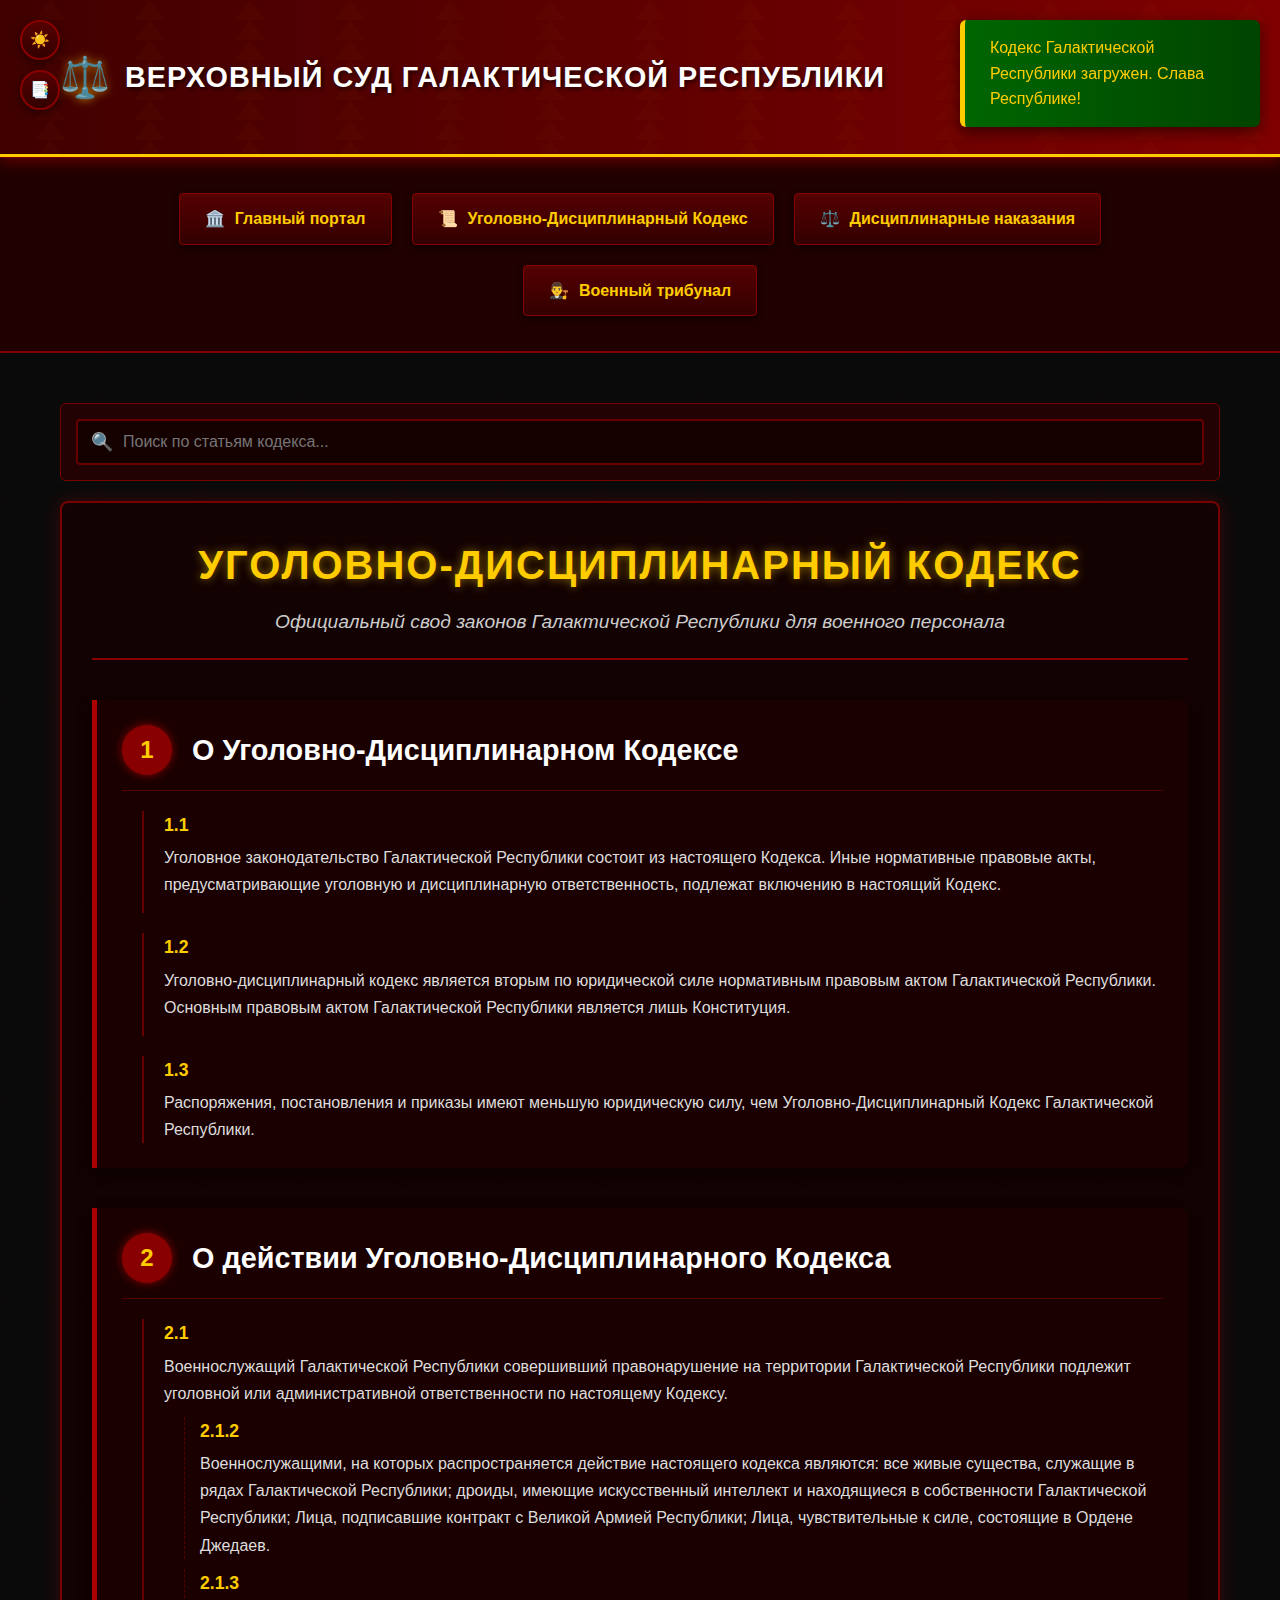
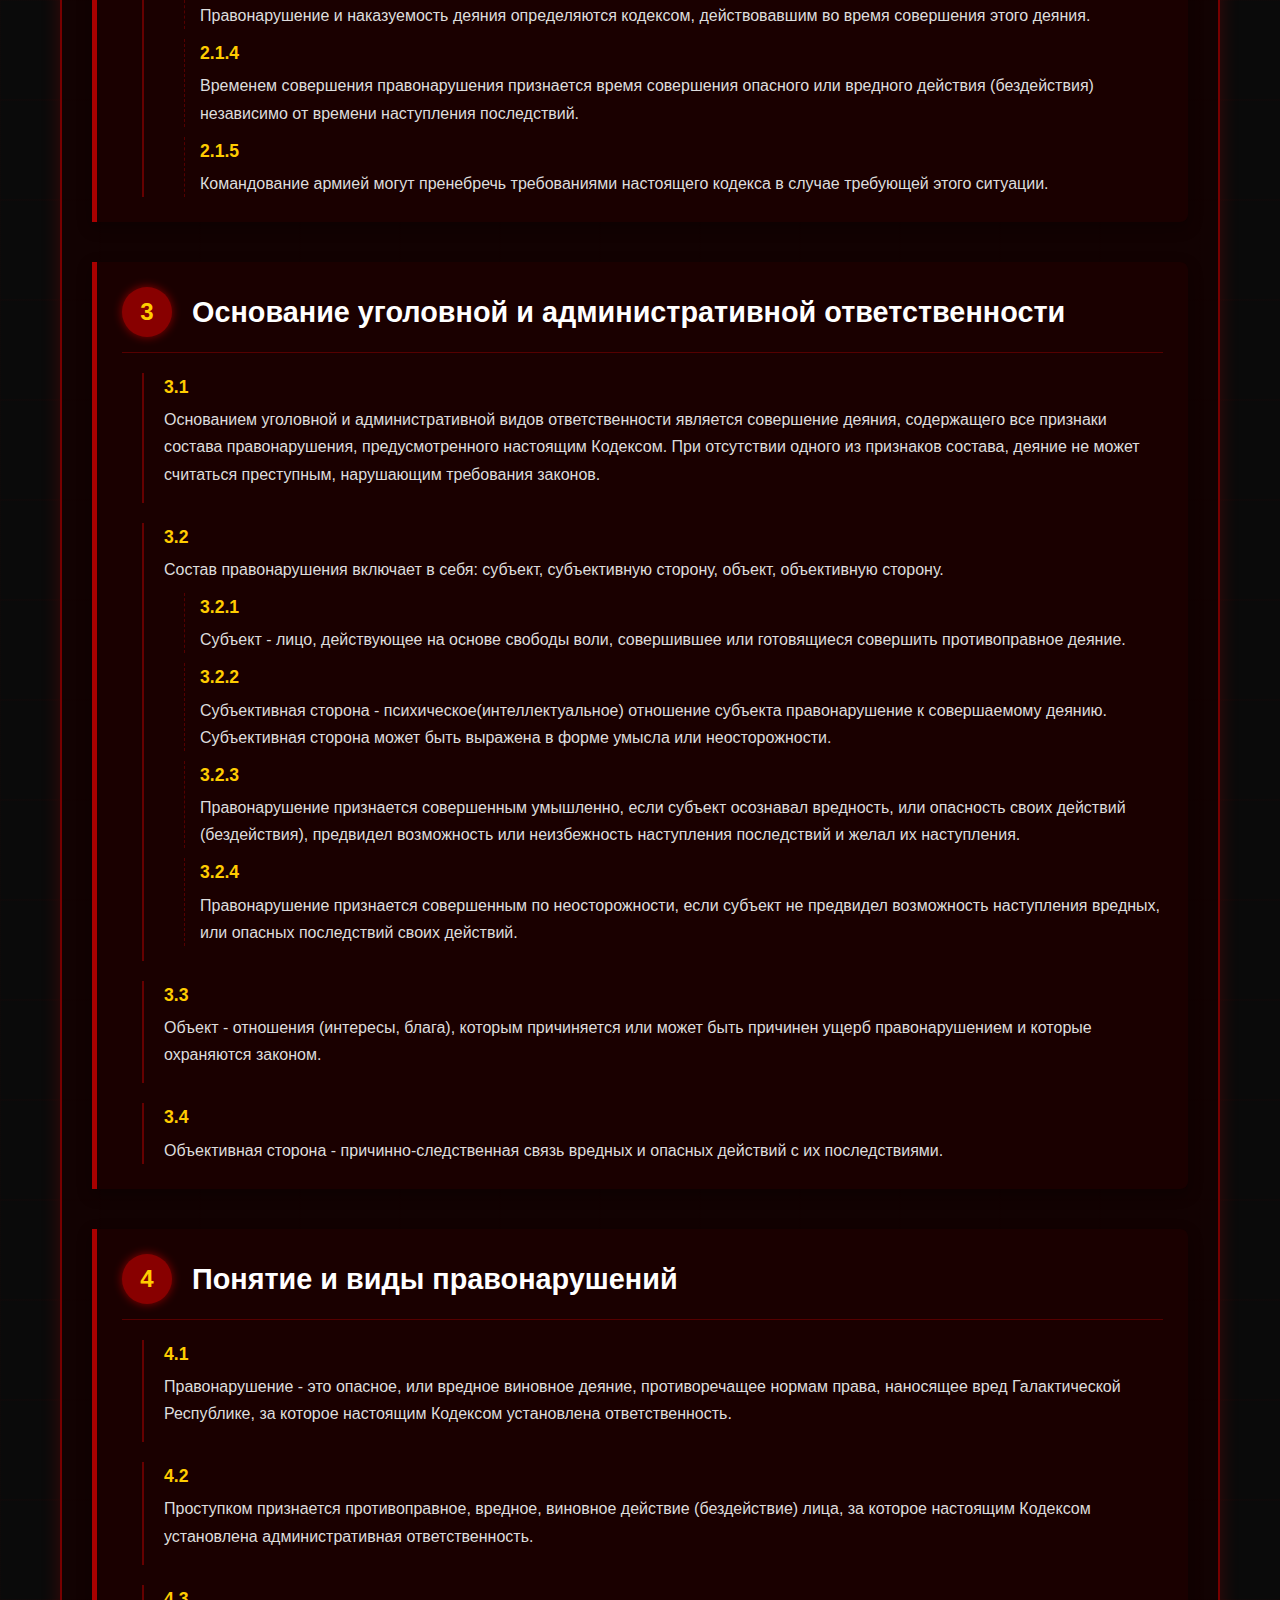
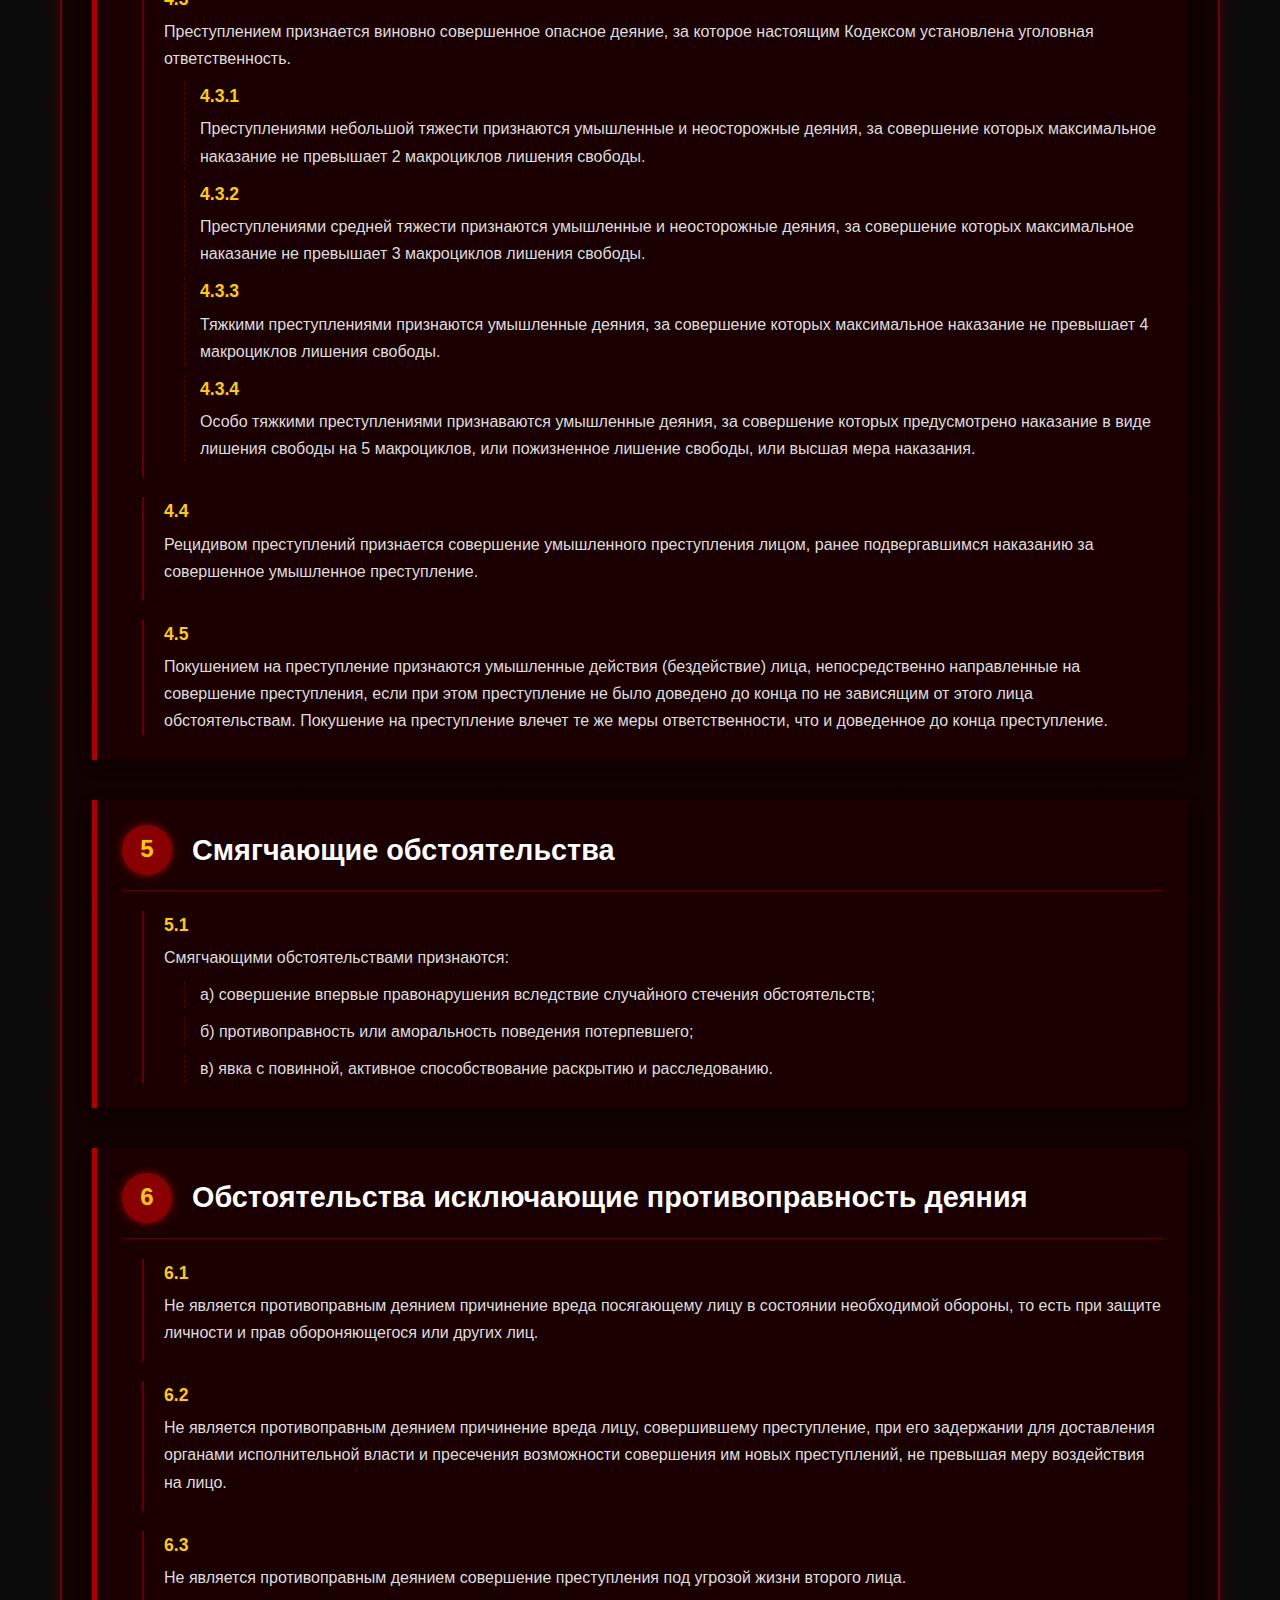
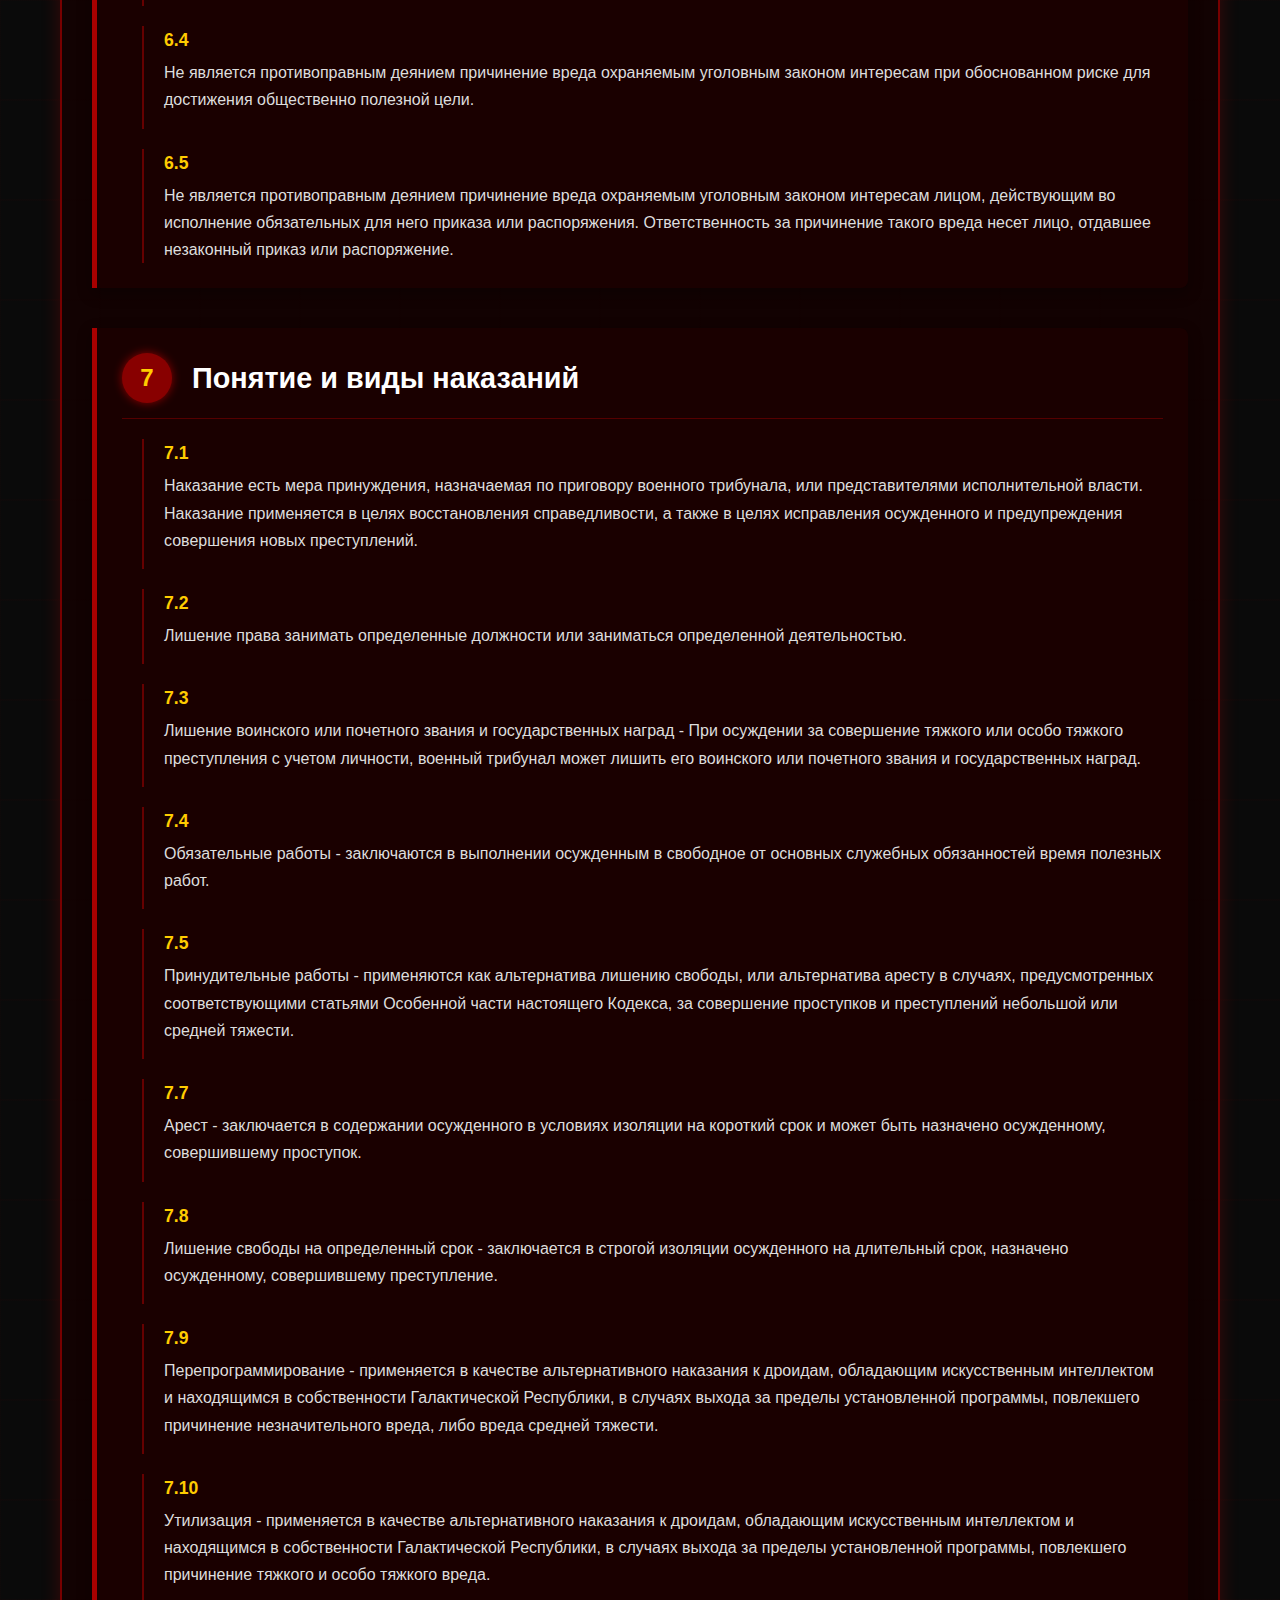
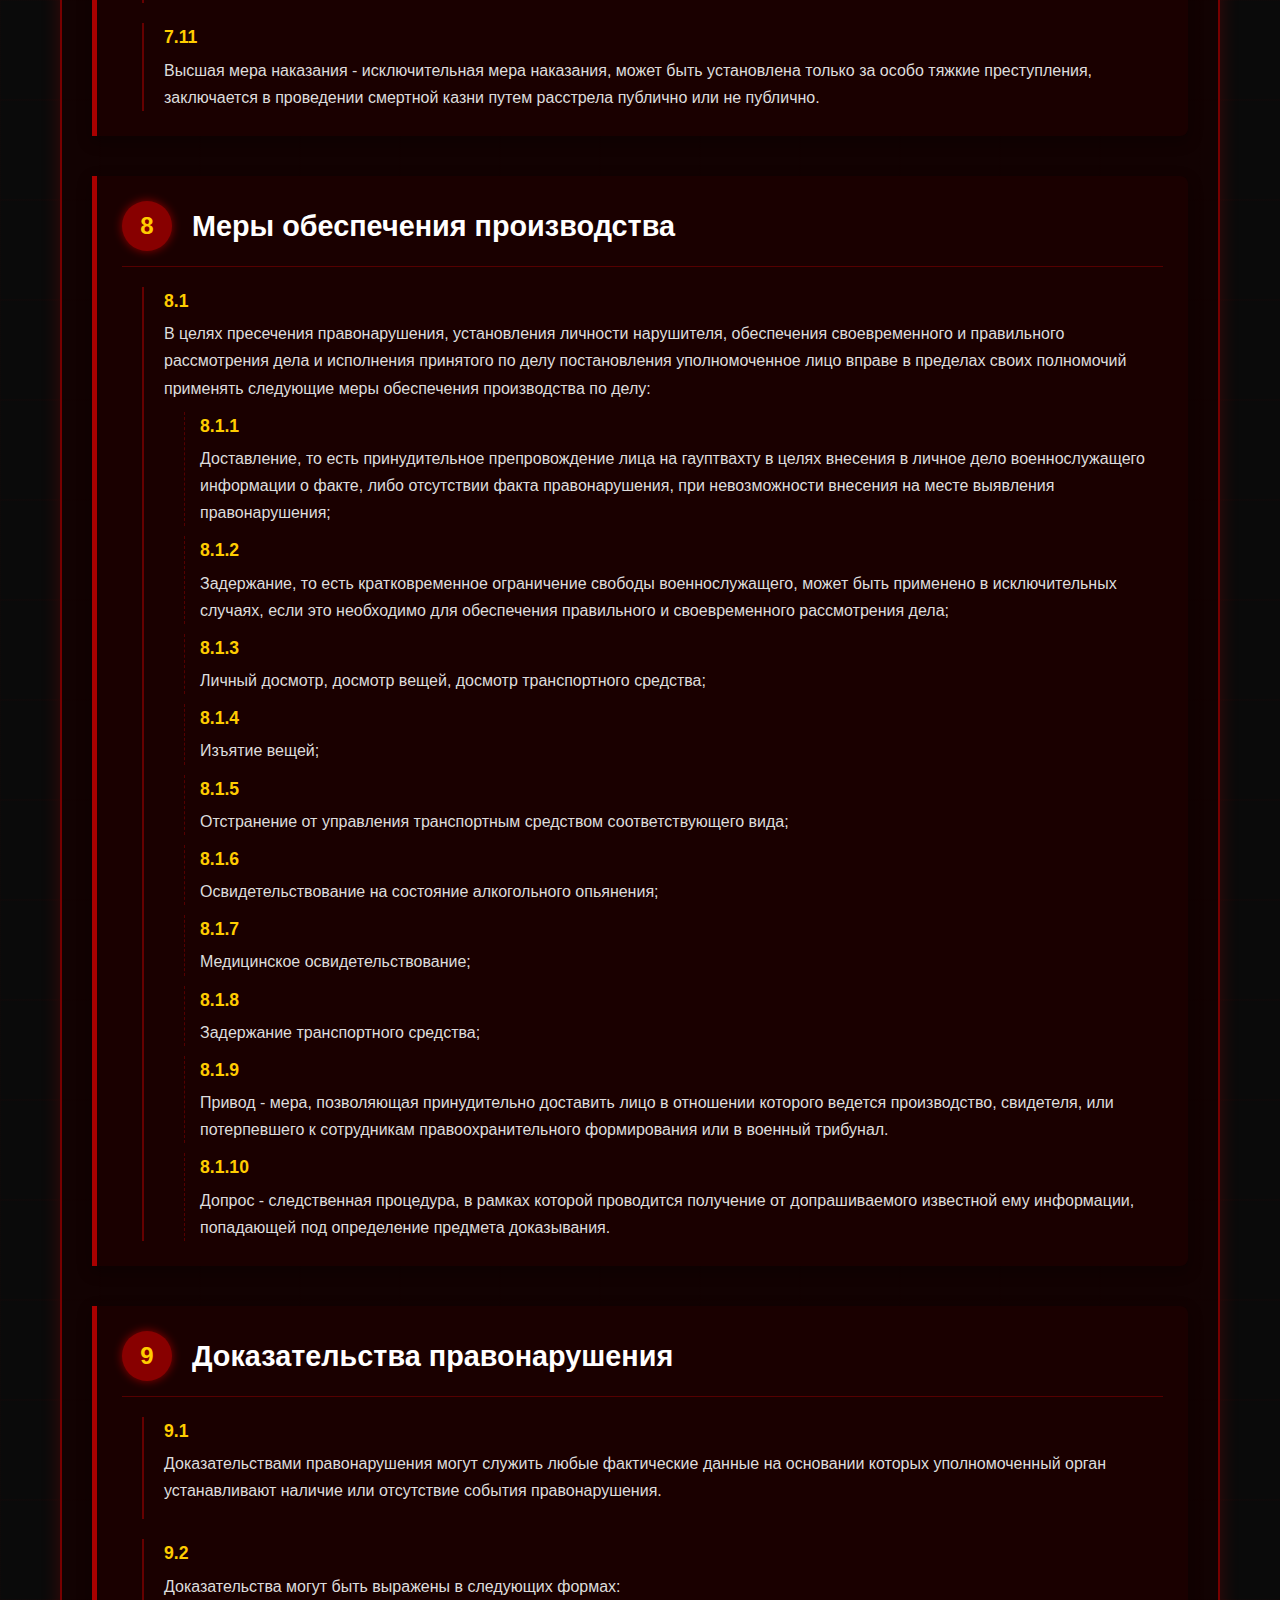
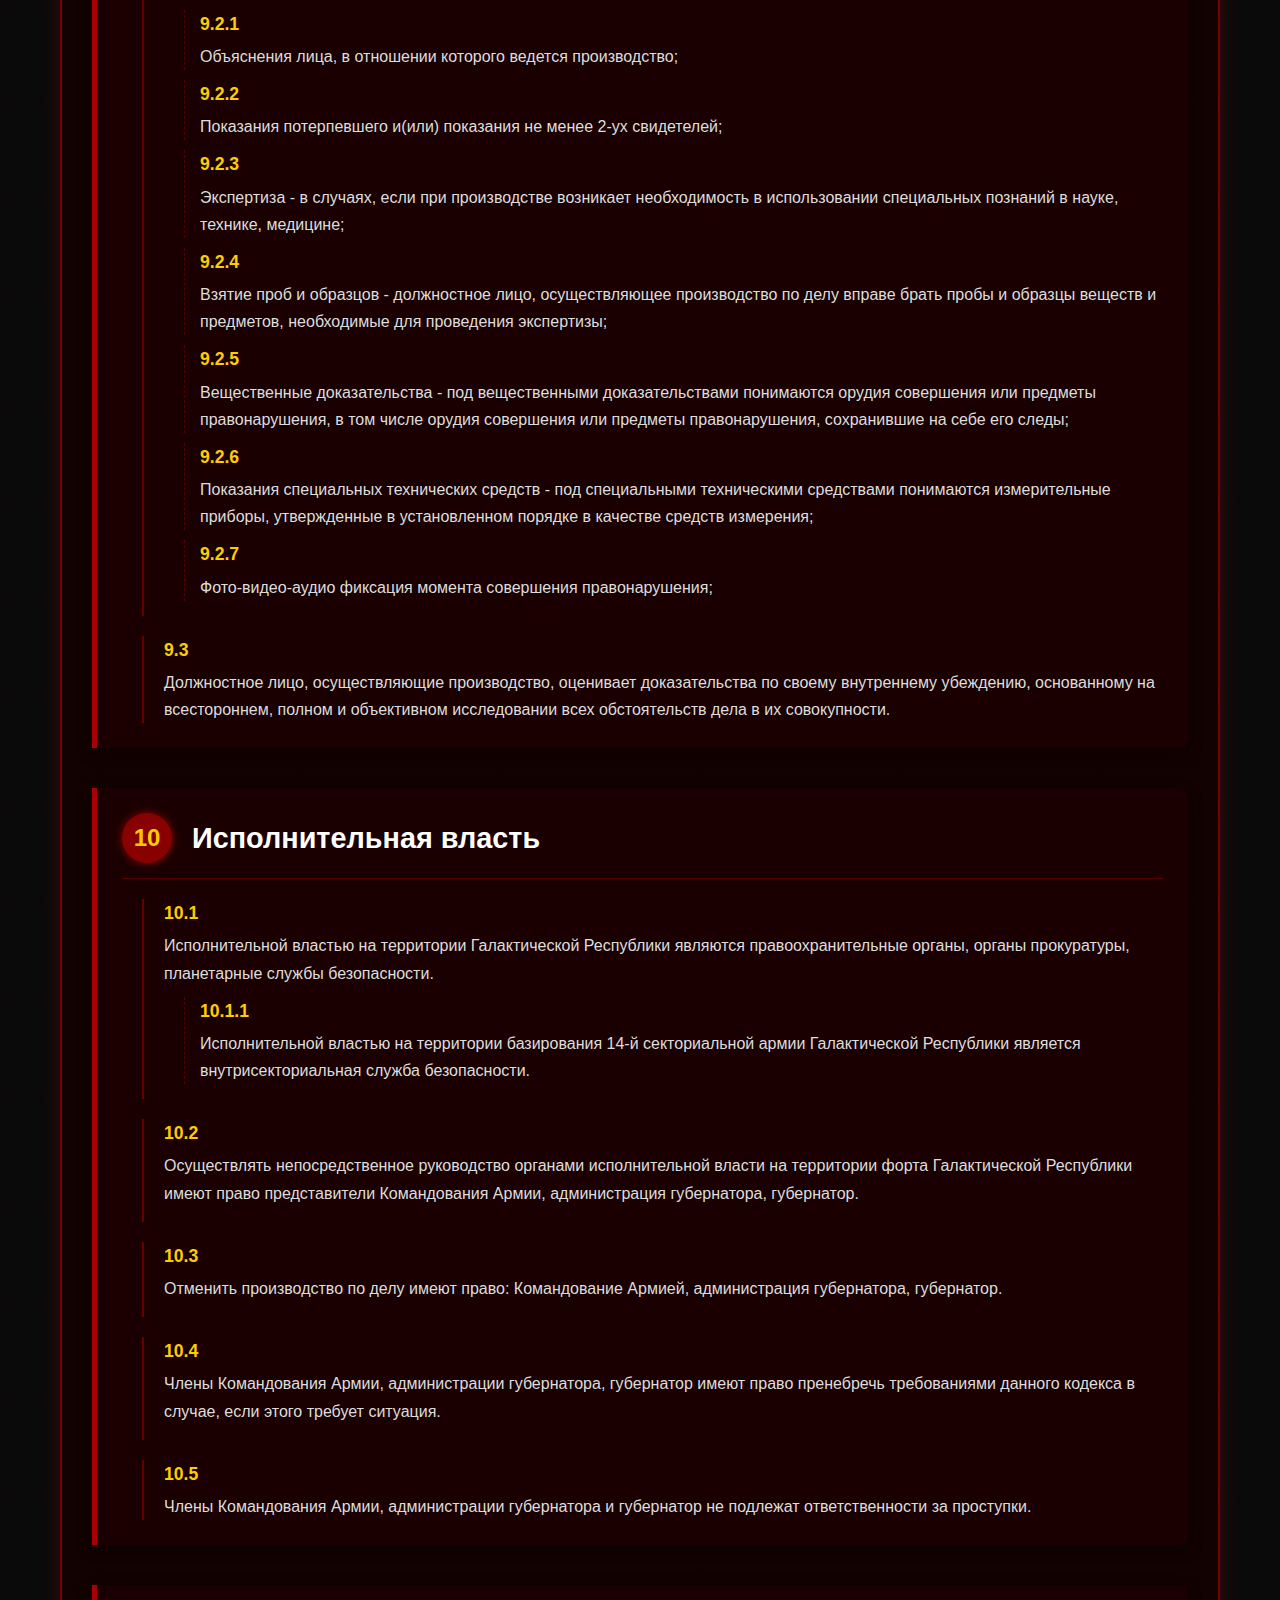
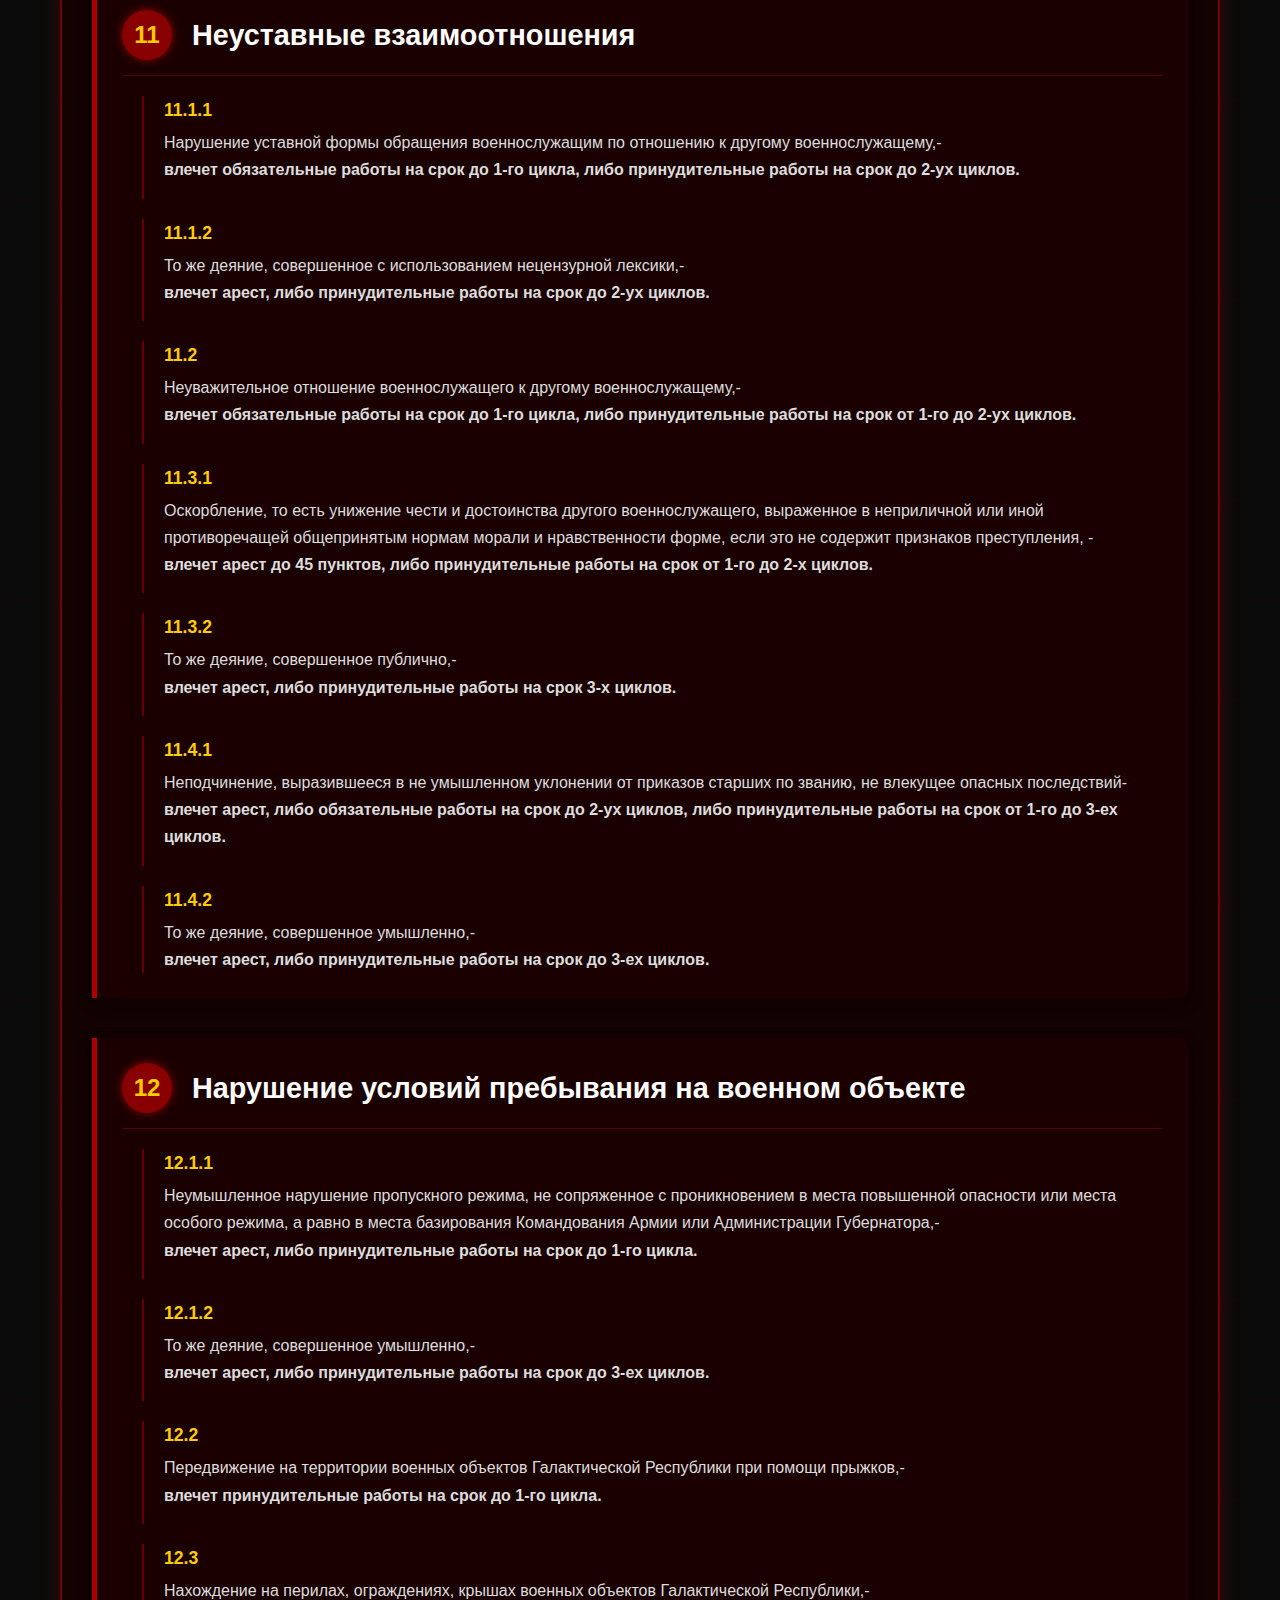
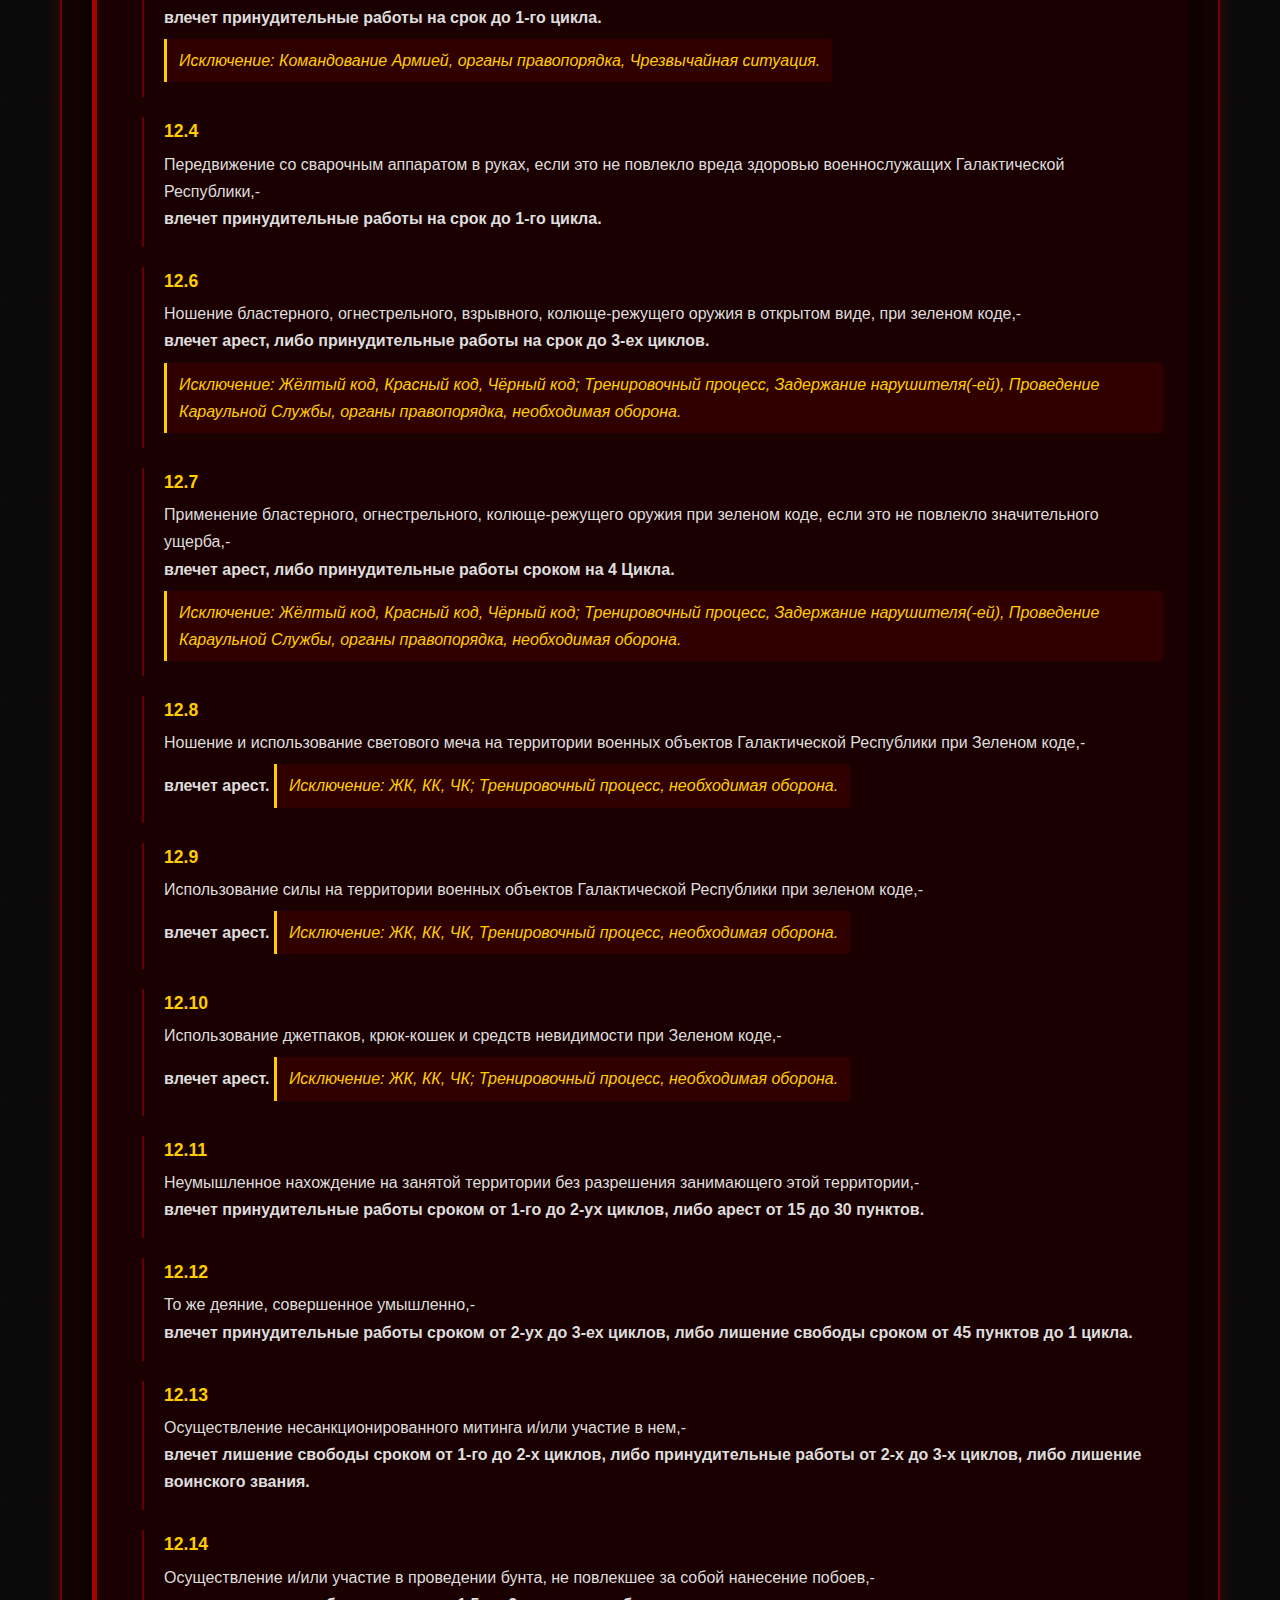
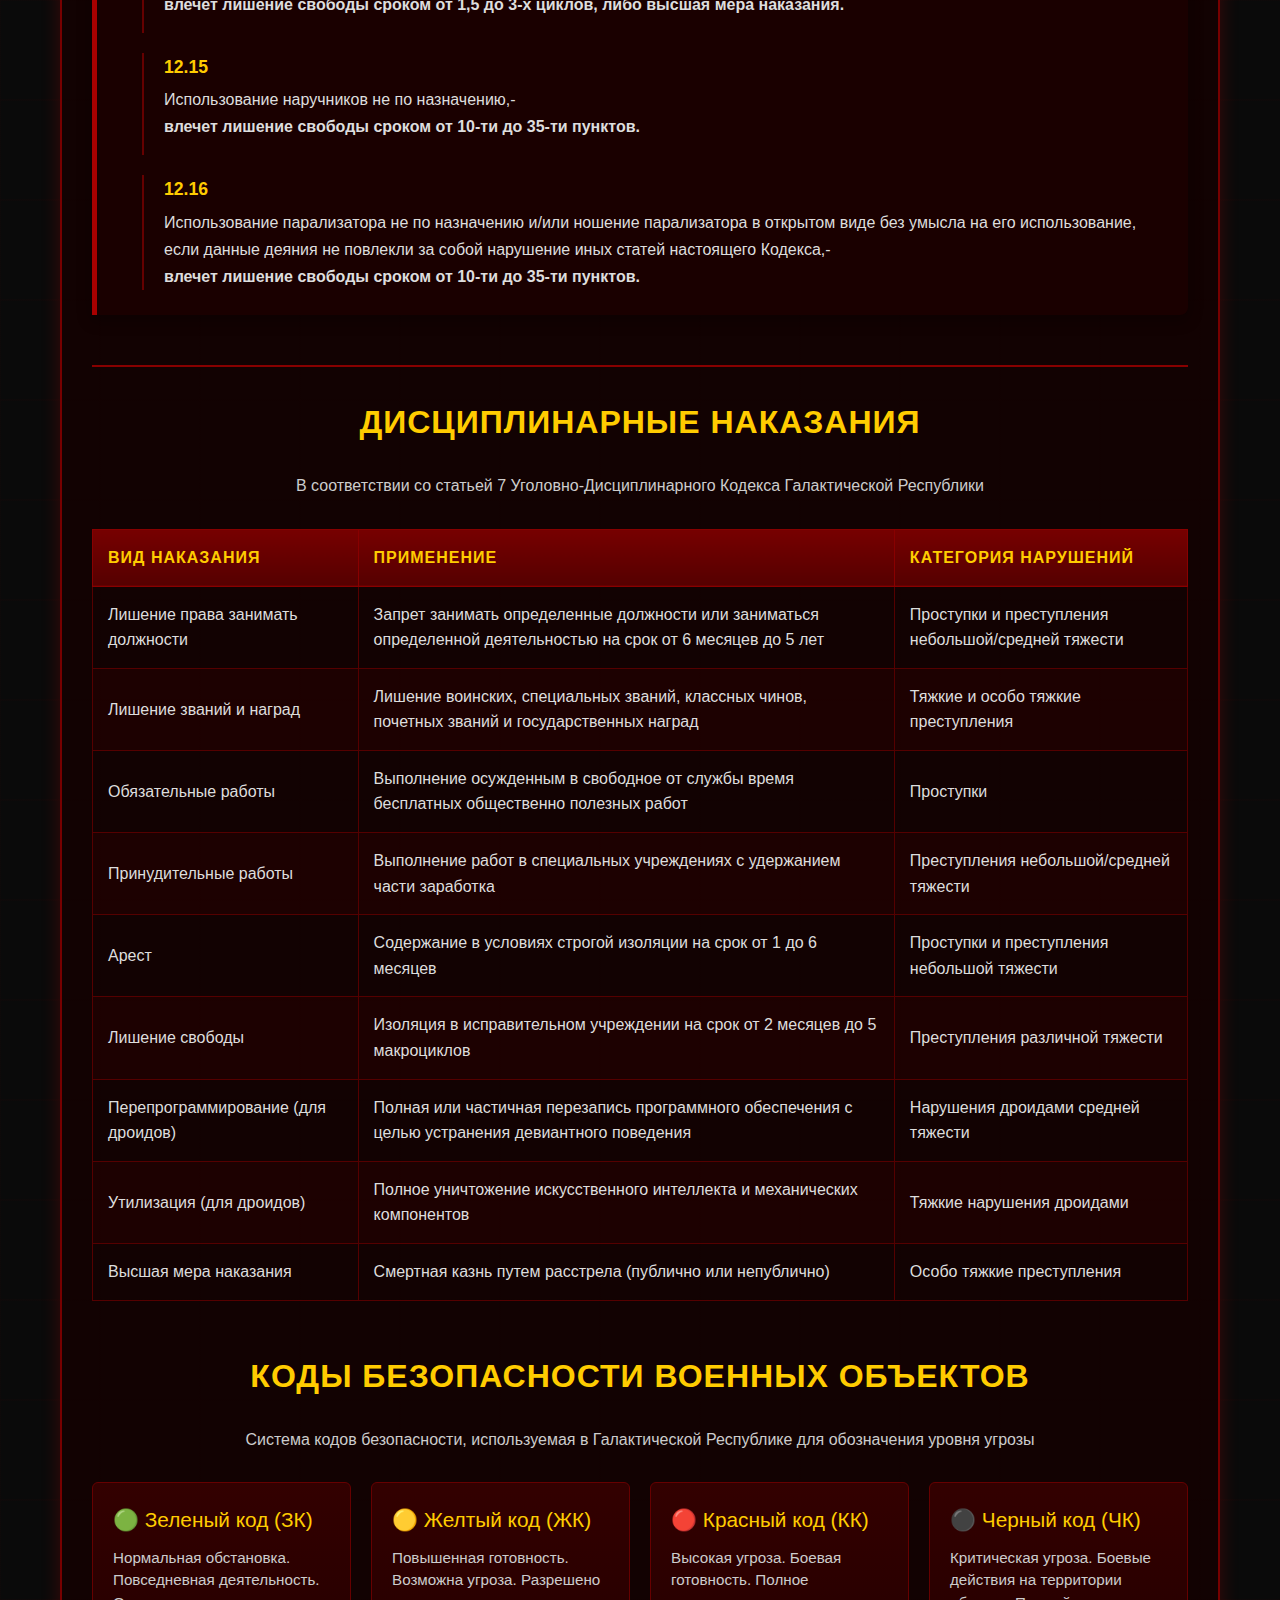
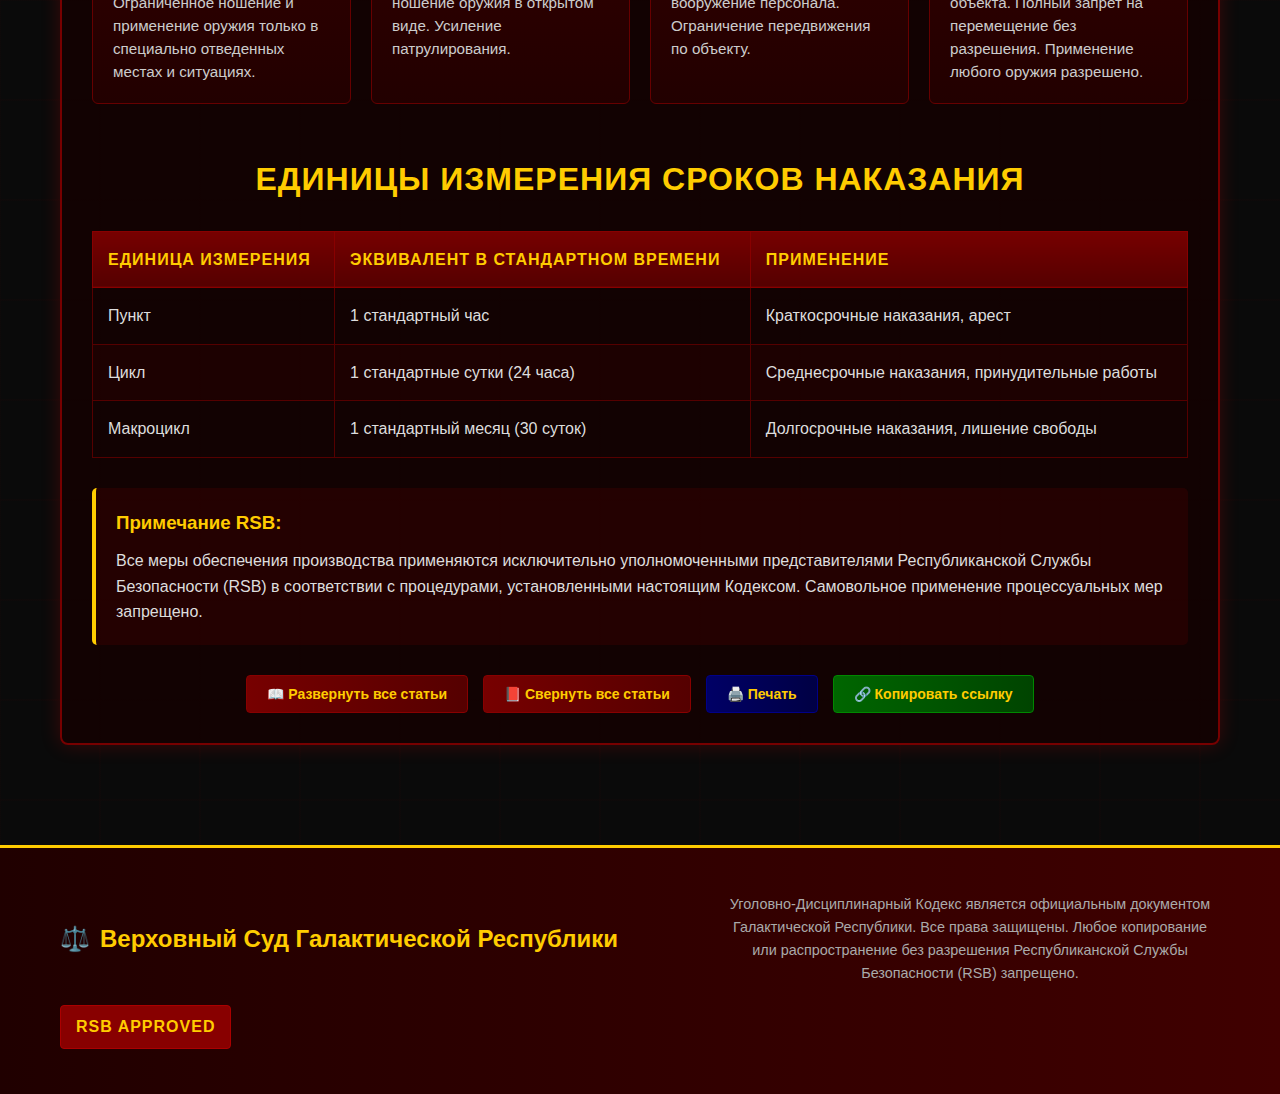
<file: punishments.html>
<!DOCTYPE html>
<html lang="ru">
<head>
    <meta charset="UTF-8">
    <meta name="viewport" content="width=device-width, initial-scale=1.0">
    <title>Уголовно-Дисциплинарный Кодекс | Галактическая Республика</title>
    <style>
        * {
            margin: 0;
            padding: 0;
            box-sizing: border-box;
            font-family: 'Segoe UI', Tahoma, Geneva, Verdana, sans-serif;
        }
        
        body {
            background-color: #0a0a0a;
            color: #ddd;
            line-height: 1.6;
            background-image: linear-gradient(rgba(10, 10, 10, 0.9), rgba(10, 10, 10, 0.9)), 
                              url('data:image/svg+xml;utf8,<svg xmlns="http://www.w3.org/2000/svg" width="100" height="100" viewBox="0 0 100 100"><rect width="100" height="100" fill="none" stroke="%23500" stroke-width="1"/></svg>');
            transition: background-color 0.5s ease, color 0.5s ease;
        }
        
        body.light-mode {
            background-color: #f5f5f5;
            color: #333;
            background-image: linear-gradient(rgba(245, 245, 245, 0.9), rgba(245, 245, 245, 0.9)), 
                              url('data:image/svg+xml;utf8,<svg xmlns="http://www.w3.org/2000/svg" width="100" height="100" viewBox="0 0 100 100"><rect width="100" height="100" fill="none" stroke="%23ccc" stroke-width="1"/></svg>');
        }
        
        .container {
            max-width: 1200px;
            margin: 0 auto;
            padding: 20px;
        }
        
        /* Шапка */
        header {
            background: linear-gradient(to right, #400000, #800000);
            padding: 25px 0;
            border-bottom: 3px solid #ffcc00;
            box-shadow: 0 5px 15px rgba(255, 0, 0, 0.3);
            position: relative;
            overflow: hidden;
            transition: all 0.5s ease;
        }
        
        body.light-mode header {
            background: linear-gradient(to right, #800000, #a00000);
            box-shadow: 0 5px 15px rgba(128, 0, 0, 0.2);
        }
        
        header::before {
            content: "";
            position: absolute;
            top: 0;
            left: 0;
            right: 0;
            bottom: 0;
            background-image: url('data:image/svg+xml;utf8,<svg xmlns="http://www.w3.org/2000/svg" width="100" height="20" viewBox="0 0 100 20"><polygon points="50,0 65,20 35,20" fill="%23ffcc00" opacity="0.1"/></svg>');
            background-size: 100px 20px;
            opacity: 0.2;
        }
        
        .header-content {
            display: flex;
            justify-content: space-between;
            align-items: center;
            flex-wrap: wrap;
        }
        
        .logo {
            display: flex;
            align-items: center;
            gap: 15px;
        }
        
        .logo-icon {
            font-size: 2.5rem;
            color: #ffcc00;
            filter: drop-shadow(0 0 5px rgba(255, 204, 0, 0.7));
        }
        
        .logo-text {
            font-size: 1.8rem;
            font-weight: bold;
            color: #fff;
            text-shadow: 2px 2px 4px rgba(0, 0, 0, 0.7);
            letter-spacing: 1px;
        }
        
        .rep-info {
            text-align: right;
            color: #ffcc00;
            font-weight: bold;
            text-shadow: 1px 1px 3px rgba(0, 0, 0, 0.7);
        }
        
        /* Навигация */
        nav {
            background-color: #200000;
            padding: 15px 0;
            margin-bottom: 30px;
            border-bottom: 2px solid #800000;
            border-top: 1px solid #500;
            transition: all 0.5s ease;
        }
        
        body.light-mode nav {
            background-color: #600000;
            border-bottom: 2px solid #a00000;
            border-top: 1px solid #800;
        }
        
        .nav-container {
            display: flex;
            justify-content: center;
            flex-wrap: wrap;
            gap: 20px;
        }
        
        .nav-item {
            background: linear-gradient(to bottom, #500, #300);
            padding: 12px 25px;
            border-radius: 4px;
            border: 1px solid #800;
            transition: all 0.3s ease;
            text-decoration: none;
            color: #ffcc00;
            font-weight: bold;
            display: flex;
            align-items: center;
            gap: 10px;
            box-shadow: 0 3px 6px rgba(0, 0, 0, 0.5);
        }
        
        body.light-mode .nav-item {
            background: linear-gradient(to bottom, #700, #500);
            box-shadow: 0 3px 6px rgba(128, 0, 0, 0.3);
        }
        
        .nav-item:hover {
            background: linear-gradient(to bottom, #700, #500);
            transform: translateY(-3px);
            box-shadow: 0 5px 12px rgba(255, 0, 0, 0.4);
            border-color: #a00;
        }
        
        body.light-mode .nav-item:hover {
            background: linear-gradient(to bottom, #900, #700);
            box-shadow: 0 5px 12px rgba(255, 0, 0, 0.3);
        }
        
        /* Основное содержимое */
        .codex-container {
            background-color: rgba(20, 0, 0, 0.8);
            border: 2px solid #700;
            border-radius: 8px;
            padding: 30px;
            margin-bottom: 30px;
            box-shadow: 0 0 20px rgba(255, 0, 0, 0.2);
            transition: all 0.5s ease;
        }
        
        body.light-mode .codex-container {
            background-color: rgba(255, 255, 255, 0.95);
            border: 2px solid #a00000;
            box-shadow: 0 0 20px rgba(128, 0, 0, 0.1);
        }
        
        .codex-header {
            text-align: center;
            margin-bottom: 40px;
            padding-bottom: 20px;
            border-bottom: 2px solid #800;
        }
        
        body.light-mode .codex-header {
            border-bottom: 2px solid #a00000;
        }
        
        .codex-title {
            color: #ffcc00;
            font-size: 2.5rem;
            margin-bottom: 10px;
            text-transform: uppercase;
            letter-spacing: 2px;
            text-shadow: 0 0 10px rgba(255, 204, 0, 0.5);
        }
        
        body.light-mode .codex-title {
            color: #b8860b;
            text-shadow: 0 0 5px rgba(184, 134, 11, 0.3);
        }
        
        .codex-subtitle {
            color: #ccc;
            font-size: 1.2rem;
            font-style: italic;
        }
        
        body.light-mode .codex-subtitle {
            color: #666;
        }
        
        .articles-container {
            display: grid;
            gap: 40px;
        }
        
        .article {
            background-color: rgba(30, 0, 0, 0.7);
            border-left: 5px solid #a00;
            padding: 25px;
            border-radius: 0 8px 8px 0;
            box-shadow: 0 5px 15px rgba(0, 0, 0, 0.3);
            transition: all 0.3s ease;
        }
        
        body.light-mode .article {
            background-color: rgba(255, 245, 245, 0.9);
            border-left: 5px solid #c00000;
            box-shadow: 0 5px 15px rgba(128, 0, 0, 0.1);
        }
        
        .article:hover {
            border-left-color: #ffcc00;
            box-shadow: 0 5px 20px rgba(255, 0, 0, 0.3);
        }
        
        body.light-mode .article:hover {
            border-left-color: #ff9900;
            box-shadow: 0 5px 20px rgba(255, 0, 0, 0.2);
        }
        
        .article-header {
            display: flex;
            align-items: center;
            margin-bottom: 20px;
            padding-bottom: 15px;
            border-bottom: 1px solid #500;
            cursor: pointer;
        }
        
        body.light-mode .article-header {
            border-bottom: 1px solid #ccc;
        }
        
        .article-number {
            background-color: #800;
            color: #ffcc00;
            font-weight: bold;
            font-size: 1.5rem;
            width: 50px;
            height: 50px;
            display: flex;
            align-items: center;
            justify-content: center;
            border-radius: 50%;
            margin-right: 20px;
            box-shadow: 0 0 10px rgba(255, 0, 0, 0.5);
            transition: all 0.3s ease;
        }
        
        body.light-mode .article-number {
            background-color: #a00000;
            box-shadow: 0 0 10px rgba(160, 0, 0, 0.3);
        }
        
        .article-title {
            color: #fff;
            font-size: 1.8rem;
            flex-grow: 1;
        }
        
        body.light-mode .article-title {
            color: #222;
        }
        
        .article-content {
            padding-left: 20px;
            transition: all 0.5s ease;
        }
        
        .clause {
            margin-bottom: 20px;
            padding-left: 20px;
            border-left: 2px solid #600;
            padding-bottom: 15px;
        }
        
        body.light-mode .clause {
            border-left: 2px solid #aaa;
        }
        
        .clause:last-child {
            margin-bottom: 0;
            padding-bottom: 0;
        }
        
        .clause-number {
            color: #ffcc00;
            font-weight: bold;
            margin-bottom: 5px;
            font-size: 1.1rem;
        }
        
        body.light-mode .clause-number {
            color: #b8860b;
        }
        
        .clause-text {
            color: #ddd;
            line-height: 1.7;
        }
        
        body.light-mode .clause-text {
            color: #444;
        }
        
        .subclause {
            margin-left: 20px;
            margin-top: 10px;
            padding-left: 15px;
            border-left: 1px dashed #500;
        }
        
        body.light-mode .subclause {
            border-left: 1px dashed #999;
        }
        
        .exception {
            display: inline-block;
            background-color: rgba(100, 0, 0, 0.3);
            padding: 8px 12px;
            margin-top: 8px;
            border-left: 3px solid #ffcc00;
            font-style: italic;
            color: #ffcc00;
            border-radius: 0 4px 4px 0;
            cursor: pointer;
            transition: all 0.3s ease;
        }
        
        body.light-mode .exception {
            background-color: rgba(255, 220, 220, 0.8);
            color: #b8860b;
            border-left: 3px solid #ff9900;
        }
        
        .exception:hover {
            transform: scale(1.02);
        }
        
        /* Таблица наказаний */
        .punishments-section {
            margin-top: 50px;
            padding-top: 30px;
            border-top: 2px solid #800;
        }
        
        body.light-mode .punishments-section {
            border-top: 2px solid #a00000;
        }
        
        .section-title {
            color: #ffcc00;
            font-size: 2rem;
            margin-bottom: 25px;
            text-align: center;
            text-transform: uppercase;
            letter-spacing: 1px;
        }
        
        body.light-mode .section-title {
            color: #b8860b;
        }
        
        .punishments-table {
            width: 100%;
            border-collapse: collapse;
            margin-bottom: 30px;
        }
        
        .punishments-table th {
            background: linear-gradient(to bottom, #700, #500);
            color: #ffcc00;
            padding: 15px;
            text-align: left;
            border: 1px solid #800;
            font-weight: bold;
            text-transform: uppercase;
            letter-spacing: 1px;
        }
        
        body.light-mode .punishments-table th {
            background: linear-gradient(to bottom, #a00000, #800000);
            border: 1px solid #a00000;
        }
        
        .punishments-table td {
            padding: 15px;
            border: 1px solid #500;
            color: #ddd;
        }
        
        body.light-mode .punishments-table td {
            border: 1px solid #ccc;
            color: #444;
        }
        
        .punishments-table tr:nth-child(even) {
            background-color: rgba(40, 0, 0, 0.5);
        }
        
        body.light-mode .punishments-table tr:nth-child(even) {
            background-color: rgba(255, 240, 240, 0.7);
        }
        
        .punishments-table tr:hover {
            background-color: rgba(80, 0, 0, 0.5);
        }
        
        body.light-mode .punishments-table tr:hover {
            background-color: rgba(255, 230, 230, 0.9);
        }
        
        /* Коды безопасности */
        .security-codes {
            display: grid;
            grid-template-columns: repeat(auto-fit, minmax(250px, 1fr));
            gap: 20px;
            margin-top: 30px;
            margin-bottom: 40px;
        }
        
        .security-code {
            background: linear-gradient(to bottom, #300, #200);
            border: 1px solid #600;
            border-radius: 6px;
            padding: 20px;
            transition: all 0.3s ease;
            cursor: pointer;
        }
        
        body.light-mode .security-code {
            background: linear-gradient(to bottom, #fff0f0, #ffe0e0);
            border: 1px solid #ccc;
        }
        
        .security-code:hover {
            border-color: #ffcc00;
            box-shadow: 0 0 15px rgba(255, 204, 0, 0.3);
        }
        
        body.light-mode .security-code:hover {
            border-color: #ff9900;
            box-shadow: 0 0 15px rgba(255, 153, 0, 0.2);
        }
        
        .code-name {
            color: #ffcc00;
            font-size: 1.3rem;
            margin-bottom: 10px;
            display: flex;
            align-items: center;
            gap: 10px;
        }
        
        body.light-mode .code-name {
            color: #b8860b;
        }
        
        .code-desc {
            color: #ccc;
            font-size: 0.95rem;
            line-height: 1.5;
        }
        
        body.light-mode .code-desc {
            color: #666;
        }
        
        /* Подвал */
        footer {
            background: linear-gradient(to right, #200000, #400000);
            padding: 25px 0;
            border-top: 3px solid #ffcc00;
            margin-top: 50px;
            text-align: center;
            transition: all 0.5s ease;
        }
        
        body.light-mode footer {
            background: linear-gradient(to right, #600000, #800000);
        }
        
        .footer-content {
            display: flex;
            justify-content: space-between;
            align-items: center;
            flex-wrap: wrap;
            gap: 20px;
        }
        
        .footer-logo {
            color: #ffcc00;
            font-weight: bold;
            font-size: 1.5rem;
            display: flex;
            align-items: center;
            gap: 10px;
        }
        
        body.light-mode .footer-logo {
            color: #ffcc00;
        }
        
        .footer-info {
            color: #aaa;
            font-size: 0.9rem;
            max-width: 500px;
        }
        
        body.light-mode .footer-info {
            color: #ccc;
        }
        
        .rsb-badge {
            background-color: #800;
            color: #ffcc00;
            padding: 8px 15px;
            border-radius: 4px;
            font-weight: bold;
            letter-spacing: 1px;
            border: 1px solid #a00;
        }
        
        body.light-mode .rsb-badge {
            background-color: #a00000;
            border: 1px solid #c00000;
        }
        
        /* Дополнительные стили для JS функционала */
        .back-to-top {
            position: fixed;
            bottom: 30px;
            right: 30px;
            background: linear-gradient(to bottom, #800, #600);
            color: #ffcc00;
            width: 50px;
            height: 50px;
            border-radius: 50%;
            display: flex;
            align-items: center;
            justify-content: center;
            font-size: 24px;
            cursor: pointer;
            border: 2px solid #ffcc00;
            box-shadow: 0 4px 12px rgba(255, 0, 0, 0.5);
            z-index: 1000;
            opacity: 0;
            transform: translateY(20px);
            transition: all 0.3s ease;
        }
        
        body.light-mode .back-to-top {
            background: linear-gradient(to bottom, #a00000, #800000);
            box-shadow: 0 4px 12px rgba(160, 0, 0, 0.3);
        }
        
        .back-to-top.visible {
            opacity: 1;
            transform: translateY(0);
        }
        
        .back-to-top:hover {
            background: linear-gradient(to bottom, #a00, #800);
            transform: scale(1.1);
            box-shadow: 0 6px 18px rgba(255, 0, 0, 0.7);
        }
        
        body.light-mode .back-to-top:hover {
            background: linear-gradient(to bottom, #c00000, #a00000);
            box-shadow: 0 6px 18px rgba(192, 0, 0, 0.4);
        }
        
        .search-container {
            background-color: rgba(40, 0, 0, 0.8);
            border: 1px solid #700;
            border-radius: 6px;
            padding: 15px;
            margin-bottom: 20px;
            position: relative;
            transition: all 0.5s ease;
        }
        
        body.light-mode .search-container {
            background-color: rgba(255, 240, 240, 0.9);
            border: 1px solid #ccc;
        }
        
        .search-input {
            width: 100%;
            padding: 12px 20px 12px 45px;
            background-color: rgba(20, 0, 0, 0.9);
            border: 2px solid #600;
            border-radius: 4px;
            color: #ffcc00;
            font-size: 16px;
            outline: none;
            transition: all 0.3s ease;
        }
        
        body.light-mode .search-input {
            background-color: rgba(255, 255, 255, 0.95);
            border: 2px solid #ccc;
            color: #333;
        }
        
        .search-input:focus {
            border-color: #ffcc00;
            box-shadow: 0 0 10px rgba(255, 204, 0, 0.3);
        }
        
        body.light-mode .search-input:focus {
            border-color: #ff9900;
            box-shadow: 0 0 10px rgba(255, 153, 0, 0.2);
        }
        
        .search-icon {
            position: absolute;
            left: 30px;
            top: 50%;
            transform: translateY(-50%);
            color: #ffcc00;
            font-size: 18px;
        }
        
        body.light-mode .search-icon {
            color: #b8860b;
        }
        
        .highlight {
            background-color: rgba(255, 204, 0, 0.3);
            border: 1px solid rgba(255, 204, 0, 0.5);
            border-radius: 3px;
            padding: 2px 4px;
            color: #fff;
        }
        
        body.light-mode .highlight {
            background-color: rgba(255, 204, 0, 0.5);
            border: 1px solid rgba(255, 153, 0, 0.7);
            color: #333;
        }
        
        .article.collapsed .article-content {
            display: none;
        }
        
        .expand-collapse-btn, .print-btn, .copy-btn {
            padding: 10px 20px;
            border-radius: 4px;
            border: none;
            cursor: pointer;
            font-weight: bold;
            transition: all 0.3s ease;
            font-size: 14px;
        }
        
        .expand-collapse-btn {
            background: linear-gradient(to right, #700, #500);
            color: #ffcc00;
            border: 1px solid #800;
        }
        
        body.light-mode .expand-collapse-btn {
            background: linear-gradient(to right, #a00000, #800000);
        }
        
        .expand-collapse-btn:hover {
            background: linear-gradient(to right, #900, #700);
            border-color: #ffcc00;
            transform: translateY(-2px);
        }
        
        .print-btn {
            background: linear-gradient(to right, #006, #004);
            color: #ffcc00;
            border: 1px solid #008;
        }
        
        body.light-mode .print-btn {
            background: linear-gradient(to right, #0066cc, #004488);
        }
        
        .print-btn:hover {
            background: linear-gradient(to right, #008, #006);
            border-color: #0af;
            transform: translateY(-2px);
        }
        
        .copy-btn {
            background: linear-gradient(to right, #060, #040);
            color: #ffcc00;
            border: 1px solid #080;
        }
        
        body.light-mode .copy-btn {
            background: linear-gradient(to right, #008800, #006600);
        }
        
        .copy-btn:hover {
            background: linear-gradient(to right, #080, #060);
            border-color: #0f0;
            transform: translateY(-2px);
        }
        
        .notification {
            position: fixed;
            top: 20px;
            right: 20px;
            background: linear-gradient(to right, #006600, #004400);
            color: #ffcc00;
            padding: 15px 25px;
            border-radius: 6px;
            border-left: 5px solid #ffcc00;
            box-shadow: 0 5px 15px rgba(0, 0, 0, 0.5);
            z-index: 1001;
            transform: translateX(150%);
            transition: transform 0.4s ease;
            max-width: 300px;
        }
        
        .notification.show {
            transform: translateX(0);
        }
        
        .notification.error {
            background: linear-gradient(to right, #660000, #440000);
            border-left-color: #ff3333;
        }
        
        .notification.warning {
            background: linear-gradient(to right, #666600, #444400);
            border-left-color: #ffff33;
        }
        
        .dark-mode-toggle {
            position: fixed;
            top: 20px;
            left: 20px;
            background: linear-gradient(to bottom, #500, #300);
            color: #ffcc00;
            width: 40px;
            height: 40px;
            border-radius: 50%;
            display: flex;
            align-items: center;
            justify-content: center;
            cursor: pointer;
            border: 2px solid #800;
            box-shadow: 0 3px 10px rgba(0, 0, 0, 0.5);
            z-index: 1000;
            transition: all 0.3s ease;
        }
        
        .dark-mode-toggle:hover {
            transform: rotate(30deg);
            border-color: #ffcc00;
        }
        
        .progress-bar {
            position: fixed;
            top: 0;
            left: 0;
            height: 4px;
            background: linear-gradient(to right, #ffcc00, #ff6600);
            width: 0%;
            z-index: 1001;
            transition: width 0.3s ease;
            box-shadow: 0 2px 10px rgba(255, 204, 0, 0.5);
        }
        
        .quick-nav {
            position: fixed;
            left: 20px;
            top: 50%;
            transform: translateY(-50%);
            background: rgba(40, 0, 0, 0.9);
            border: 1px solid #700;
            border-radius: 8px;
            padding: 15px;
            z-index: 999;
            display: none;
            flex-direction: column;
            gap: 10px;
            max-height: 70vh;
            overflow-y: auto;
            width: 200px;
            backdrop-filter: blur(5px);
        }
        
        body.light-mode .quick-nav {
            background: rgba(255, 240, 240, 0.95);
            border: 1px solid #ccc;
        }
        
        .quick-nav.show {
            display: flex;
        }
        
        .quick-nav-item {
            background: linear-gradient(to right, #500, #300);
            color: #ffcc00;
            padding: 10px;
            border-radius: 4px;
            border: 1px solid #600;
            cursor: pointer;
            transition: all 0.3s ease;
            text-align: center;
            font-size: 14px;
        }
        
        body.light-mode .quick-nav-item {
            background: linear-gradient(to right, #a00000, #800000);
            color: #ffcc00;
            border: 1px solid #c00000;
        }
        
        .quick-nav-item:hover {
            background: linear-gradient(to right, #700, #500);
            border-color: #ffcc00;
            transform: translateX(5px);
        }
        
        body.light-mode .quick-nav-item:hover {
            background: linear-gradient(to right, #c00000, #a00000);
        }
        
        .quick-nav-toggle {
            position: fixed;
            left: 20px;
            top: 70px;
            background: linear-gradient(to bottom, #500, #300);
            color: #ffcc00;
            width: 40px;
            height: 40px;
            border-radius: 50%;
            display: flex;
            align-items: center;
            justify-content: center;
            cursor: pointer;
            border: 2px solid #800;
            box-shadow: 0 3px 10px rgba(0, 0, 0, 0.5);
            z-index: 1000;
            transition: all 0.3s ease;
        }
        
        .quick-nav-toggle:hover {
            transform: scale(1.1);
            border-color: #ffcc00;
        }
        
        .article-controls {
            display: flex;
            flex-wrap: wrap;
            gap: 15px;
            margin-top: 30px;
            justify-content: center;
        }
        
        /* Адаптивность */
        @media (max-width: 768px) {
            .header-content {
                flex-direction: column;
                text-align: center;
                gap: 15px;
            }
            
            .rep-info {
                text-align: center;
            }
            
            .nav-container {
                flex-direction: column;
                align-items: center;
            }
            
            .nav-item {
                width: 90%;
                justify-content: center;
            }
            
            .article-header {
                flex-direction: column;
                text-align: center;
                gap: 15px;
            }
            
            .article-number {
                margin-right: 0;
            }
            
            .article-content {
                padding-left: 0;
            }
            
            .footer-content {
                flex-direction: column;
                text-align: center;
            }
            
            .punishments-table {
                display: block;
                overflow-x: auto;
            }
            
            .security-codes {
                grid-template-columns: 1fr;
            }
            
            .quick-nav, .quick-nav-toggle, .dark-mode-toggle {
                display: none;
            }
            
            .back-to-top {
                bottom: 20px;
                right: 20px;
                width: 45px;
                height: 45px;
                font-size: 20px;
            }
            
            .article-controls {
                flex-direction: column;
                align-items: center;
            }
            
            .article-controls button {
                width: 100%;
                max-width: 300px;
            }
        }
        
        @media (max-width: 480px) {
            .codex-title {
                font-size: 1.8rem;
            }
            
            .article-title {
                font-size: 1.4rem;
            }
            
            .logo-text {
                font-size: 1.4rem;
            }
            
            .rep-info {
                font-size: 0.9rem;
            }
        }
        
        /* Анимации */
        @keyframes fadeIn {
            from { opacity: 0; transform: translateY(20px); }
            to { opacity: 1; transform: translateY(0); }
        }
        
        .article {
            animation: fadeIn 0.5s ease forwards;
        }
        
        .article:nth-child(odd) {
            animation-delay: 0.1s;
        }
        
        .article:nth-child(even) {
            animation-delay: 0.2s;
        }
    </style>
</head>
<body>
    <!-- Прогресс бар -->
    <div class="progress-bar" id="progressBar"></div>
    
    <!-- Кнопка переключения темы -->
    <div class="dark-mode-toggle" id="darkModeToggle" title="Переключить тему">
        🌙
    </div>
    
    <!-- Кнопка быстрой навигации -->
    <div class="quick-nav-toggle" id="quickNavToggle" title="Быстрая навигация">
        📑
    </div>
    
    <!-- Быстрая навигация -->
    <div class="quick-nav" id="quickNav">
        <div class="quick-nav-item" data-article="1">Статья 1: О Кодексе</div>
        <div class="quick-nav-item" data-article="2">Статья 2: Действие Кодекса</div>
        <div class="quick-nav-item" data-article="3">Основание ответственности</div>
        <div class="quick-nav-item" data-article="4">Виды правонарушений</div>
        <div class="quick-nav-item" data-article="5">Смягчающие обстоятельства</div>
        <div class="quick-nav-item" data-article="6">Исключающие обстоятельства</div>
        <div class="quick-nav-item" data-article="7">Виды наказаний</div>
        <div class="quick-nav-item" data-article="8">Меры обеспечения</div>
        <div class="quick-nav-item" data-article="9">Доказательства</div>
        <div class="quick-nav-item" data-article="10">Исполнительная власть</div>
        <div class="quick-nav-item" data-article="11">Неуставные взаимоотношения</div>
        <div class="quick-nav-item" data-article="12">Нарушения на объекте</div>
    </div>
    
    <!-- Уведомление -->
    <div class="notification" id="notification"></div>
    
    <!-- Кнопка "Наверх" -->
    <div class="back-to-top" id="backToTop" title="Вернуться наверх">↑</div>
    
    <header>
        <div class="container">
            <div class="header-content">
                <div class="logo">
                    <div class="logo-icon">⚖️</div>
                    <div class="logo-text">ВЕРХОВНЫЙ СУД ГАЛАКТИЧЕСКОЙ РЕСПУБЛИКИ</div>
                </div>
                <div class="rep-info">
                    Галактическая Республика<br>
                    Отдел Военной Юстиции RSB
                </div>
            </div>
        </div>
    </header>
    
    <nav>
        <div class="container">
            <div class="nav-container">
                <a href="index.html" class="nav-item">
                    <span>🏛️</span>
                    <span>Главный портал</span>
                </a>
                <a href="codex.html" class="nav-item">
                    <span>📜</span>
                    <span>Уголовно-Дисциплинарный Кодекс</span>
                </a>
                <a href="punishments.html" class="nav-item">
                    <span>⚖️</span>
                    <span>Дисциплинарные наказания</span>
                </a>
                <a href="court.html" class="nav-item">
                    <span>👨‍⚖️</span>
                    <span>Военный трибунал</span>
                </a>
            </div>
        </div>
    </nav>
    
    <div class="container">
        <!-- Контейнер поиска -->
        <div class="search-container">
            <div class="search-icon">🔍</div>
            <input type="text" class="search-input" id="searchInput" placeholder="Поиск по статьям кодекса...">
        </div>
        
        <div class="codex-container">
            <div class="codex-header">
                <h1 class="codex-title">Уголовно-Дисциплинарный Кодекс</h1>
                <p class="codex-subtitle">Официальный свод законов Галактической Республики для военного персонала</p>
            </div>
            
            <div class="articles-container">
                <!-- Статья 1 -->
                <div class="article" id="article-1">
                    <div class="article-header">
                        <div class="article-number">1</div>
                        <h2 class="article-title">О Уголовно-Дисциплинарном Кодексе</h2>
                    </div>
                    <div class="article-content">
                        <div class="clause">
                            <div class="clause-number">1.1</div>
                            <div class="clause-text">Уголовное законодательство Галактической Республики состоит из настоящего Кодекса. Иные нормативные правовые акты, предусматривающие уголовную и дисциплинарную ответственность, подлежат включению в настоящий Кодекс.</div>
                        </div>
                        <div class="clause">
                            <div class="clause-number">1.2</div>
                            <div class="clause-text">Уголовно-дисциплинарный кодекс является вторым по юридической силе нормативным правовым актом Галактической Республики. Основным правовым актом Галактической Республики является лишь Конституция.</div>
                        </div>
                        <div class="clause">
                            <div class="clause-number">1.3</div>
                            <div class="clause-text">Распоряжения, постановления и приказы имеют меньшую юридическую силу, чем Уголовно-Дисциплинарный Кодекс Галактической Республики.</div>
                        </div>
                    </div>
                </div>
                
                <!-- Статья 2 -->
                <div class="article" id="article-2">
                    <div class="article-header">
                        <div class="article-number">2</div>
                        <h2 class="article-title">О действии Уголовно-Дисциплинарного Кодекса</h2>
                    </div>
                    <div class="article-content">
                        <div class="clause">
                            <div class="clause-number">2.1</div>
                            <div class="clause-text">Военнослужащий Галактической Республики совершивший правонарушение на территории Галактической Республики подлежит уголовной или административной ответственности по настоящему Кодексу.</div>
                            <div class="subclause">
                                <div class="clause-number">2.1.2</div>
                                <div class="clause-text">Военнослужащими, на которых распространяется действие настоящего кодекса являются: все живые существа, служащие в рядах Галактической Республики; дроиды, имеющие искусственный интеллект и находящиеся в собственности Галактической Республики; Лица, подписавшие контракт с Великой Армией Республики; Лица, чувствительные к силе, состоящие в Ордене Джедаев.</div>
                            </div>
                            <div class="subclause">
                                <div class="clause-number">2.1.3</div>
                                <div class="clause-text">Правонарушение и наказуемость деяния определяются кодексом, действовавшим во время совершения этого деяния.</div>
                            </div>
                            <div class="subclause">
                                <div class="clause-number">2.1.4</div>
                                <div class="clause-text">Временем совершения правонарушения признается время совершения опасного или вредного действия (бездействия) независимо от времени наступления последствий.</div>
                            </div>
                            <div class="subclause">
                                <div class="clause-number">2.1.5</div>
                                <div class="clause-text">Командование армией могут пренебречь требованиями настоящего кодекса в случае требующей этого ситуации.</div>
                            </div>
                        </div>
                    </div>
                </div>
                
                <!-- Статья 3 -->
                <div class="article" id="article-3">
                    <div class="article-header">
                        <div class="article-number">3</div>
                        <h2 class="article-title">Основание уголовной и административной ответственности</h2>
                    </div>
                    <div class="article-content">
                        <div class="clause">
                            <div class="clause-number">3.1</div>
                            <div class="clause-text">Основанием уголовной и административной видов ответственности является совершение деяния, содержащего все признаки состава правонарушения, предусмотренного настоящим Кодексом. При отсутствии одного из признаков состава, деяние не может считаться преступным, нарушающим требования законов.</div>
                        </div>
                        <div class="clause">
                            <div class="clause-number">3.2</div>
                            <div class="clause-text">Состав правонарушения включает в себя: субъект, субъективную сторону, объект, объективную сторону.</div>
                            <div class="subclause">
                                <div class="clause-number">3.2.1</div>
                                <div class="clause-text">Субъект - лицо, действующее на основе свободы воли, совершившее или готовящиеся совершить противоправное деяние.</div>
                            </div>
                            <div class="subclause">
                                <div class="clause-number">3.2.2</div>
                                <div class="clause-text">Субъективная сторона - психическое(интеллектуальное) отношение субъекта правонарушение к совершаемому деянию. Субъективная сторона может быть выражена в форме умысла или неосторожности.</div>
                            </div>
                            <div class="subclause">
                                <div class="clause-number">3.2.3</div>
                                <div class="clause-text">Правонарушение признается совершенным умышленно, если субъект осознавал вредность, или опасность своих действий (бездействия), предвидел возможность или неизбежность наступления последствий и желал их наступления.</div>
                            </div>
                            <div class="subclause">
                                <div class="clause-number">3.2.4</div>
                                <div class="clause-text">Правонарушение признается совершенным по неосторожности, если субъект не предвидел возможность наступления вредных, или опасных последствий своих действий.</div>
                            </div>
                        </div>
                        <div class="clause">
                            <div class="clause-number">3.3</div>
                            <div class="clause-text">Объект - отношения (интересы, блага), которым причиняется или может быть причинен ущерб правонарушением и которые охраняются законом.</div>
                        </div>
                        <div class="clause">
                            <div class="clause-number">3.4</div>
                            <div class="clause-text">Объективная сторона - причинно-следственная связь вредных и опасных действий с их последствиями.</div>
                        </div>
                    </div>
                </div>
                
                <!-- Статья 4 -->
                <div class="article" id="article-4">
                    <div class="article-header">
                        <div class="article-number">4</div>
                        <h2 class="article-title">Понятие и виды правонарушений</h2>
                    </div>
                    <div class="article-content">
                        <div class="clause">
                            <div class="clause-number">4.1</div>
                            <div class="clause-text">Правонарушение - это опасное, или вредное виновное деяние, противоречащее нормам права, наносящее вред Галактической Республике, за которое настоящим Кодексом установлена ответственность.</div>
                        </div>
                        <div class="clause">
                            <div class="clause-number">4.2</div>
                            <div class="clause-text">Проступком признается противоправное, вредное, виновное действие (бездействие) лица, за которое настоящим Кодексом установлена административная ответственность.</div>
                        </div>
                        <div class="clause">
                            <div class="clause-number">4.3</div>
                            <div class="clause-text">Преступлением признается виновно совершенное опасное деяние, за которое настоящим Кодексом установлена уголовная ответственность.</div>
                            <div class="subclause">
                                <div class="clause-number">4.3.1</div>
                                <div class="clause-text">Преступлениями небольшой тяжести признаются умышленные и неосторожные деяния, за совершение которых максимальное наказание не превышает 2 макроциклов лишения свободы.</div>
                            </div>
                            <div class="subclause">
                                <div class="clause-number">4.3.2</div>
                                <div class="clause-text">Преступлениями средней тяжести признаются умышленные и неосторожные деяния, за совершение которых максимальное наказание не превышает 3 макроциклов лишения свободы.</div>
                            </div>
                            <div class="subclause">
                                <div class="clause-number">4.3.3</div>
                                <div class="clause-text">Тяжкими преступлениями признаются умышленные деяния, за совершение которых максимальное наказание не превышает 4 макроциклов лишения свободы.</div>
                            </div>
                            <div class="subclause">
                                <div class="clause-number">4.3.4</div>
                                <div class="clause-text">Особо тяжкими преступлениями признаваются умышленные деяния, за совершение которых предусмотрено наказание в виде лишения свободы на 5 макроциклов, или пожизненное лишение свободы, или высшая мера наказания.</div>
                            </div>
                        </div>
                        <div class="clause">
                            <div class="clause-number">4.4</div>
                            <div class="clause-text">Рецидивом преступлений признается совершение умышленного преступления лицом, ранее подвергавшимся наказанию за совершенное умышленное преступление.</div>
                        </div>
                        <div class="clause">
                            <div class="clause-number">4.5</div>
                            <div class="clause-text">Покушением на преступление признаются умышленные действия (бездействие) лица, непосредственно направленные на совершение преступления, если при этом преступление не было доведено до конца по не зависящим от этого лица обстоятельствам. Покушение на преступление влечет те же меры ответственности, что и доведенное до конца преступление.</div>
                        </div>
                    </div>
                </div>
                
                <!-- Статья 5 -->
                <div class="article" id="article-5">
                    <div class="article-header">
                        <div class="article-number">5</div>
                        <h2 class="article-title">Смягчающие обстоятельства</h2>
                    </div>
                    <div class="article-content">
                        <div class="clause">
                            <div class="clause-number">5.1</div>
                            <div class="clause-text">Смягчающими обстоятельствами признаются:</div>
                            <div class="subclause">
                                <div class="clause-text">а) совершение впервые правонарушения вследствие случайного стечения обстоятельств;</div>
                            </div>
                            <div class="subclause">
                                <div class="clause-text">б) противоправность или аморальность поведения потерпевшего;</div>
                            </div>
                            <div class="subclause">
                                <div class="clause-text">в) явка с повинной, активное способствование раскрытию и расследованию.</div>
                            </div>
                        </div>
                    </div>
                </div>
                
                <!-- Статья 6 -->
                <div class="article" id="article-6">
                    <div class="article-header">
                        <div class="article-number">6</div>
                        <h2 class="article-title">Обстоятельства исключающие противоправность деяния</h2>
                    </div>
                    <div class="article-content">
                        <div class="clause">
                            <div class="clause-number">6.1</div>
                            <div class="clause-text">Не является противоправным деянием причинение вреда посягающему лицу в состоянии необходимой обороны, то есть при защите личности и прав обороняющегося или других лиц.</div>
                        </div>
                        <div class="clause">
                            <div class="clause-number">6.2</div>
                            <div class="clause-text">Не является противоправным деянием причинение вреда лицу, совершившему преступление, при его задержании для доставления органами исполнительной власти и пресечения возможности совершения им новых преступлений, не превышая меру воздействия на лицо.</div>
                        </div>
                        <div class="clause">
                            <div class="clause-number">6.3</div>
                            <div class="clause-text">Не является противоправным деянием совершение преступления под угрозой жизни второго лица.</div>
                        </div>
                        <div class="clause">
                            <div class="clause-number">6.4</div>
                            <div class="clause-text">Не является противоправным деянием причинение вреда охраняемым уголовным законом интересам при обоснованном риске для достижения общественно полезной цели.</div>
                        </div>
                        <div class="clause">
                            <div class="clause-number">6.5</div>
                            <div class="clause-text">Не является противоправным деянием причинение вреда охраняемым уголовным законом интересам лицом, действующим во исполнение обязательных для него приказа или распоряжения. Ответственность за причинение такого вреда несет лицо, отдавшее незаконный приказ или распоряжение.</div>
                        </div>
                    </div>
                </div>
                
                <!-- Статья 7 -->
                <div class="article" id="article-7">
                    <div class="article-header">
                        <div class="article-number">7</div>
                        <h2 class="article-title">Понятие и виды наказаний</h2>
                    </div>
                    <div class="article-content">
                        <div class="clause">
                            <div class="clause-number">7.1</div>
                            <div class="clause-text">Наказание есть мера принуждения, назначаемая по приговору военного трибунала, или представителями исполнительной власти. Наказание применяется в целях восстановления справедливости, а также в целях исправления осужденного и предупреждения совершения новых преступлений.</div>
                        </div>
                        <div class="clause">
                            <div class="clause-number">7.2</div>
                            <div class="clause-text">Лишение права занимать определенные должности или заниматься определенной деятельностью.</div>
                        </div>
                        <div class="clause">
                            <div class="clause-number">7.3</div>
                            <div class="clause-text">Лишение воинского или почетного звания и государственных наград - При осуждении за совершение тяжкого или особо тяжкого преступления с учетом личности, военный трибунал может лишить его воинского или почетного звания и государственных наград.</div>
                        </div>
                        <div class="clause">
                            <div class="clause-number">7.4</div>
                            <div class="clause-text">Обязательные работы - заключаются в выполнении осужденным в свободное от основных служебных обязанностей время полезных работ.</div>
                        </div>
                        <div class="clause">
                            <div class="clause-number">7.5</div>
                            <div class="clause-text">Принудительные работы - применяются как альтернатива лишению свободы, или альтернатива аресту в случаях, предусмотренных соответствующими статьями Особенной части настоящего Кодекса, за совершение проступков и преступлений небольшой или средней тяжести.</div>
                        </div>
                        <div class="clause">
                            <div class="clause-number">7.7</div>
                            <div class="clause-text">Арест - заключается в содержании осужденного в условиях изоляции на короткий срок и может быть назначено осужденному, совершившему проступок.</div>
                        </div>
                        <div class="clause">
                            <div class="clause-number">7.8</div>
                            <div class="clause-text">Лишение свободы на определенный срок - заключается в строгой изоляции осужденного на длительный срок, назначено осужденному, совершившему преступление.</div>
                        </div>
                        <div class="clause">
                            <div class="clause-number">7.9</div>
                            <div class="clause-text">Перепрограммирование - применяется в качестве альтернативного наказания к дроидам, обладающим искусственным интеллектом и находящимся в собственности Галактической Республики, в случаях выхода за пределы установленной программы, повлекшего причинение незначительного вреда, либо вреда средней тяжести.</div>
                        </div>
                        <div class="clause">
                            <div class="clause-number">7.10</div>
                            <div class="clause-text">Утилизация - применяется в качестве альтернативного наказания к дроидам, обладающим искусственным интеллектом и находящимся в собственности Галактической Республики, в случаях выхода за пределы установленной программы, повлекшего причинение тяжкого и особо тяжкого вреда.</div>
                        </div>
                        <div class="clause">
                            <div class="clause-number">7.11</div>
                            <div class="clause-text">Высшая мера наказания - исключительная мера наказания, может быть установлена только за особо тяжкие преступления, заключается в проведении смертной казни путем расстрела публично или не публично.</div>
                        </div>
                    </div>
                </div>
                
                <!-- Статья 8 -->
                <div class="article" id="article-8">
                    <div class="article-header">
                        <div class="article-number">8</div>
                        <h2 class="article-title">Меры обеспечения производства</h2>
                    </div>
                    <div class="article-content">
                        <div class="clause">
                            <div class="clause-number">8.1</div>
                            <div class="clause-text">В целях пресечения правонарушения, установления личности нарушителя, обеспечения своевременного и правильного рассмотрения дела и исполнения принятого по делу постановления уполномоченное лицо вправе в пределах своих полномочий применять следующие меры обеспечения производства по делу:</div>
                            <div class="subclause">
                                <div class="clause-number">8.1.1</div>
                                <div class="clause-text">Доставление, то есть принудительное препровождение лица на гауптвахту в целях внесения в личное дело военнослужащего информации о факте, либо отсутствии факта правонарушения, при невозможности внесения на месте выявления правонарушения;</div>
                            </div>
                            <div class="subclause">
                                <div class="clause-number">8.1.2</div>
                                <div class="clause-text">Задержание, то есть кратковременное ограничение свободы военнослужащего, может быть применено в исключительных случаях, если это необходимо для обеспечения правильного и своевременного рассмотрения дела;</div>
                            </div>
                            <div class="subclause">
                                <div class="clause-number">8.1.3</div>
                                <div class="clause-text">Личный досмотр, досмотр вещей, досмотр транспортного средства;</div>
                            </div>
                            <div class="subclause">
                                <div class="clause-number">8.1.4</div>
                                <div class="clause-text">Изъятие вещей;</div>
                            </div>
                            <div class="subclause">
                                <div class="clause-number">8.1.5</div>
                                <div class="clause-text">Отстранение от управления транспортным средством соответствующего вида;</div>
                            </div>
                            <div class="subclause">
                                <div class="clause-number">8.1.6</div>
                                <div class="clause-text">Освидетельствование на состояние алкогольного опьянения;</div>
                            </div>
                            <div class="subclause">
                                <div class="clause-number">8.1.7</div>
                                <div class="clause-text">Медицинское освидетельствование;</div>
                            </div>
                            <div class="subclause">
                                <div class="clause-number">8.1.8</div>
                                <div class="clause-text">Задержание транспортного средства;</div>
                            </div>
                            <div class="subclause">
                                <div class="clause-number">8.1.9</div>
                                <div class="clause-text">Привод - мера, позволяющая принудительно доставить лицо в отношении которого ведется производство, свидетеля, или потерпевшего к сотрудникам правоохранительного формирования или в военный трибунал.</div>
                            </div>
                            <div class="subclause">
                                <div class="clause-number">8.1.10</div>
                                <div class="clause-text">Допрос - следственная процедура, в рамках которой проводится получение от допрашиваемого известной ему информации, попадающей под определение предмета доказывания.</div>
                            </div>
                        </div>
                    </div>
                </div>
                
                <!-- Статья 9 -->
                <div class="article" id="article-9">
                    <div class="article-header">
                        <div class="article-number">9</div>
                        <h2 class="article-title">Доказательства правонарушения</h2>
                    </div>
                    <div class="article-content">
                        <div class="clause">
                            <div class="clause-number">9.1</div>
                            <div class="clause-text">Доказательствами правонарушения могут служить любые фактические данные на основании которых уполномоченный орган устанавливают наличие или отсутствие события правонарушения.</div>
                        </div>
                        <div class="clause">
                            <div class="clause-number">9.2</div>
                            <div class="clause-text">Доказательства могут быть выражены в следующих формах:</div>
                            <div class="subclause">
                                <div class="clause-number">9.2.1</div>
                                <div class="clause-text">Объяснения лица, в отношении которого ведется производство;</div>
                            </div>
                            <div class="subclause">
                                <div class="clause-number">9.2.2</div>
                                <div class="clause-text">Показания потерпевшего и(или) показания не менее 2-ух свидетелей;</div>
                            </div>
                            <div class="subclause">
                                <div class="clause-number">9.2.3</div>
                                <div class="clause-text">Экспертиза - в случаях, если при производстве возникает необходимость в использовании специальных познаний в науке, технике, медицине;</div>
                            </div>
                            <div class="subclause">
                                <div class="clause-number">9.2.4</div>
                                <div class="clause-text">Взятие проб и образцов - должностное лицо, осуществляющее производство по делу вправе брать пробы и образцы веществ и предметов, необходимые для проведения экспертизы;</div>
                            </div>
                            <div class="subclause">
                                <div class="clause-number">9.2.5</div>
                                <div class="clause-text">Вещественные доказательства - под вещественными доказательствами понимаются орудия совершения или предметы правонарушения, в том числе орудия совершения или предметы правонарушения, сохранившие на себе его следы;</div>
                            </div>
                            <div class="subclause">
                                <div class="clause-number">9.2.6</div>
                                <div class="clause-text">Показания специальных технических средств - под специальными техническими средствами понимаются измерительные приборы, утвержденные в установленном порядке в качестве средств измерения;</div>
                            </div>
                            <div class="subclause">
                                <div class="clause-number">9.2.7</div>
                                <div class="clause-text">Фото-видео-аудио фиксация момента совершения правонарушения;</div>
                            </div>
                        </div>
                        <div class="clause">
                            <div class="clause-number">9.3</div>
                            <div class="clause-text">Должностное лицо, осуществляющие производство, оценивает доказательства по своему внутреннему убеждению, основанному на всестороннем, полном и объективном исследовании всех обстоятельств дела в их совокупности.</div>
                        </div>
                    </div>
                </div>
                
                <!-- Статья 10 -->
                <div class="article" id="article-10">
                    <div class="article-header">
                        <div class="article-number">10</div>
                        <h2 class="article-title">Исполнительная власть</h2>
                    </div>
                    <div class="article-content">
                        <div class="clause">
                            <div class="clause-number">10.1</div>
                            <div class="clause-text">Исполнительной властью на территории Галактической Республики являются правоохранительные органы, органы прокуратуры, планетарные службы безопасности.</div>
                            <div class="subclause">
                                <div class="clause-number">10.1.1</div>
                                <div class="clause-text">Исполнительной властью на территории базирования 14-й секториальной армии Галактической Республики является внутрисекториальная служба безопасности.</div>
                            </div>
                        </div>
                        <div class="clause">
                            <div class="clause-number">10.2</div>
                            <div class="clause-text">Осуществлять непосредственное руководство органами исполнительной власти на территории форта Галактической Республики имеют право представители Командования Армии, администрация губернатора, губернатор.</div>
                        </div>
                        <div class="clause">
                            <div class="clause-number">10.3</div>
                            <div class="clause-text">Отменить производство по делу имеют право: Командование Армией, администрация губернатора, губернатор.</div>
                        </div>
                        <div class="clause">
                            <div class="clause-number">10.4</div>
                            <div class="clause-text">Члены Командования Армии, администрации губернатора, губернатор имеют право пренебречь требованиями данного кодекса в случае, если этого требует ситуация.</div>
                        </div>
                        <div class="clause">
                            <div class="clause-number">10.5</div>
                            <div class="clause-text">Члены Командования Армии, администрации губернатора и губернатор не подлежат ответственности за проступки.</div>
                        </div>
                    </div>
                </div>
                
                <!-- Статья 11 -->
                <div class="article" id="article-11">
                    <div class="article-header">
                        <div class="article-number">11</div>
                        <h2 class="article-title">Неуставные взаимоотношения</h2>
                    </div>
                    <div class="article-content">
                        <div class="clause">
                            <div class="clause-number">11.1.1</div>
                            <div class="clause-text">Нарушение уставной формы обращения военнослужащим по отношению к другому военнослужащему,-<br><strong>влечет обязательные работы на срок до 1-го цикла, либо принудительные работы на срок до 2-ух циклов.</strong></div>
                        </div>
                        <div class="clause">
                            <div class="clause-number">11.1.2</div>
                            <div class="clause-text">То же деяние, совершенное с использованием нецензурной лексики,-<br><strong>влечет арест, либо принудительные работы на срок до 2-ух циклов.</strong></div>
                        </div>
                        <div class="clause">
                            <div class="clause-number">11.2</div>
                            <div class="clause-text">Неуважительное отношение военнослужащего к другому военнослужащему,-<br><strong>влечет обязательные работы на срок до 1-го цикла, либо принудительные работы на срок от 1-го до 2-ух циклов.</strong></div>
                        </div>
                        <div class="clause">
                            <div class="clause-number">11.3.1</div>
                            <div class="clause-text">Оскорбление, то есть унижение чести и достоинства другого военнослужащего, выраженное в неприличной или иной противоречащей общепринятым нормам морали и нравственности форме, если это не содержит признаков преступления, -<br><strong>влечет арест до 45 пунктов, либо принудительные работы на срок от 1-го до 2-х циклов.</strong></div>
                        </div>
                        <div class="clause">
                            <div class="clause-number">11.3.2</div>
                            <div class="clause-text">То же деяние, совершенное публично,-<br><strong>влечет арест, либо принудительные работы на срок 3-х циклов.</strong></div>
                        </div>
                        <div class="clause">
                            <div class="clause-number">11.4.1</div>
                            <div class="clause-text">Неподчинение, выразившееся в не умышленном уклонении от приказов старших по званию, не влекущее опасных последствий-<br><strong>влечет арест, либо обязательные работы на срок до 2-ух циклов, либо принудительные работы на срок от 1-го до 3-ех циклов.</strong></div>
                        </div>
                        <div class="clause">
                            <div class="clause-number">11.4.2</div>
                            <div class="clause-text">То же деяние, совершенное умышленно,-<br><strong>влечет арест, либо принудительные работы на срок до 3-ех циклов.</strong></div>
                        </div>
                    </div>
                </div>
                
                <!-- Статья 12 -->
                <div class="article" id="article-12">
                    <div class="article-header">
                        <div class="article-number">12</div>
                        <h2 class="article-title">Нарушение условий пребывания на военном объекте</h2>
                    </div>
                    <div class="article-content">
                        <div class="clause">
                            <div class="clause-number">12.1.1</div>
                            <div class="clause-text">Неумышленное нарушение пропускного режима, не сопряженное с проникновением в места повышенной опасности или места особого режима, а равно в места базирования Командования Армии или Администрации Губернатора,-<br><strong>влечет арест, либо принудительные работы на срок до 1-го цикла.</strong></div>
                        </div>
                        <div class="clause">
                            <div class="clause-number">12.1.2</div>
                            <div class="clause-text">То же деяние, совершенное умышленно,-<br><strong>влечет арест, либо принудительные работы на срок до 3-ех циклов.</strong></div>
                        </div>
                        <div class="clause">
                            <div class="clause-number">12.2</div>
                            <div class="clause-text">Передвижение на территории военных объектов Галактической Республики при помощи прыжков,-<br><strong>влечет принудительные работы на срок до 1-го цикла.</strong></div>
                        </div>
                        <div class="clause">
                            <div class="clause-number">12.3</div>
                            <div class="clause-text">Нахождение на перилах, ограждениях, крышах военных объектов Галактической Республики,-<br><strong>влечет принудительные работы на срок до 1-го цикла.</strong>
                                <div class="exception">Исключение: Командование Армией, органы правопорядка, Чрезвычайная ситуация.</div>
                            </div>
                        </div>
                        <div class="clause">
                            <div class="clause-number">12.4</div>
                            <div class="clause-text">Передвижение со сварочным аппаратом в руках, если это не повлекло вреда здоровью военнослужащих Галактической Республики,-<br><strong>влечет принудительные работы на срок до 1-го цикла.</strong></div>
                        </div>
                        <div class="clause">
                            <div class="clause-number">12.6</div>
                            <div class="clause-text">Ношение бластерного, огнестрельного, взрывного, колюще-режущего оружия в открытом виде, при зеленом коде,-<br><strong>влечет арест, либо принудительные работы на срок до 3-ех циклов.</strong>
                                <div class="exception">Исключение: Жёлтый код, Красный код, Чёрный код; Тренировочный процесс, Задержание нарушителя(-ей), Проведение Караульной Службы, органы правопорядка, необходимая оборона.</div>
                            </div>
                        </div>
                        <div class="clause">
                            <div class="clause-number">12.7</div>
                            <div class="clause-text">Применение бластерного, огнестрельного, колюще-режущего оружия при зеленом коде, если это не повлекло значительного ущерба,-<br><strong>влечет арест, либо принудительные работы сроком на 4 Цикла.</strong>
                                <div class="exception">Исключение: Жёлтый код, Красный код, Чёрный код; Тренировочный процесс, Задержание нарушителя(-ей), Проведение Караульной Службы, органы правопорядка, необходимая оборона.</div>
                            </div>
                        </div>
                        <div class="clause">
                            <div class="clause-number">12.8</div>
                            <div class="clause-text">Ношение и использование светового меча на территории военных объектов Галактической Республики при Зеленом коде,-<br><strong>влечет арест.</strong>
                                <div class="exception">Исключение: ЖК, КК, ЧК; Тренировочный процесс, необходимая оборона.</div>
                            </div>
                        </div>
                        <div class="clause">
                            <div class="clause-number">12.9</div>
                            <div class="clause-text">Использование силы на территории военных объектов Галактической Республики при зеленом коде,-<br><strong>влечет арест.</strong>
                                <div class="exception">Исключение: ЖК, КК, ЧК, Тренировочный процесс, необходимая оборона.</div>
                            </div>
                        </div>
                        <div class="clause">
                            <div class="clause-number">12.10</div>
                            <div class="clause-text">Использование джетпаков, крюк-кошек и средств невидимости при Зеленом коде,-<br><strong>влечет арест.</strong>
                                <div class="exception">Исключение: ЖК, КК, ЧК; Тренировочный процесс, необходимая оборона.</div>
                            </div>
                        </div>
                        <div class="clause">
                            <div class="clause-number">12.11</div>
                            <div class="clause-text">Неумышленное нахождение на занятой территории без разрешения занимающего этой территории,-<br><strong>влечет принудительные работы сроком от 1-го до 2-ух циклов, либо арест от 15 до 30 пунктов.</strong></div>
                        </div>
                        <div class="clause">
                            <div class="clause-number">12.12</div>
                            <div class="clause-text">То же деяние, совершенное умышленно,-<br><strong>влечет принудительные работы сроком от 2-ух до 3-ех циклов, либо лишение свободы сроком от 45 пунктов до 1 цикла.</strong></div>
                        </div>
                        <div class="clause">
                            <div class="clause-number">12.13</div>
                            <div class="clause-text">Осуществление несанкционированного митинга и/или участие в нем,-<br><strong>влечет лишение свободы сроком от 1-го до 2-х циклов, либо принудительные работы от 2-х до 3-х циклов, либо лишение воинского звания.</strong></div>
                        </div>
                        <div class="clause">
                            <div class="clause-number">12.14</div>
                            <div class="clause-text">Осуществление и/или участие в проведении бунта, не повлекшее за собой нанесение побоев,-<br><strong>влечет лишение свободы сроком от 1,5 до 3-х циклов, либо высшая мера наказания.</strong></div>
                        </div>
                        <div class="clause">
                            <div class="clause-number">12.15</div>
                            <div class="clause-text">Использование наручников не по назначению,-<br><strong>влечет лишение свободы сроком от 10-ти до 35-ти пунктов.</strong></div>
                        </div>
                        <div class="clause">
                            <div class="clause-number">12.16</div>
                            <div class="clause-text">Использование парализатора не по назначению и/или ношение парализатора в открытом виде без умысла на его использование, если данные деяния не повлекли за собой нарушение иных статей настоящего Кодекса,-<br><strong>влечет лишение свободы сроком от 10-ти до 35-ти пунктов.</strong></div>
                        </div>
                    </div>
                </div>
            </div>
            
            <!-- Раздел с дисциплинарными наказаниями -->
            <div class="punishments-section">
                <h2 class="section-title">Дисциплинарные наказания</h2>
                <p style="text-align: center; margin-bottom: 30px; color: #ccc;">В соответствии со статьей 7 Уголовно-Дисциплинарного Кодекса Галактической Республики</p>
                
                <table class="punishments-table">
                    <thead>
                        <tr>
                            <th>Вид наказания</th>
                            <th>Применение</th>
                            <th>Категория нарушений</th>
                        </tr>
                    </thead>
                    <tbody>
                        <tr>
                            <td>Лишение права занимать должности</td>
                            <td>Запрет занимать определенные должности или заниматься определенной деятельностью на срок от 6 месяцев до 5 лет</td>
                            <td>Проступки и преступления небольшой/средней тяжести</td>
                        </tr>
                        <tr>
                            <td>Лишение званий и наград</td>
                            <td>Лишение воинских, специальных званий, классных чинов, почетных званий и государственных наград</td>
                            <td>Тяжкие и особо тяжкие преступления</td>
                        </tr>
                        <tr>
                            <td>Обязательные работы</td>
                            <td>Выполнение осужденным в свободное от службы время бесплатных общественно полезных работ</td>
                            <td>Проступки</td>
                        </tr>
                        <tr>
                            <td>Принудительные работы</td>
                            <td>Выполнение работ в специальных учреждениях с удержанием части заработка</td>
                            <td>Преступления небольшой/средней тяжести</td>
                        </tr>
                        <tr>
                            <td>Арест</td>
                            <td>Содержание в условиях строгой изоляции на срок от 1 до 6 месяцев</td>
                            <td>Проступки и преступления небольшой тяжести</td>
                        </tr>
                        <tr>
                            <td>Лишение свободы</td>
                            <td>Изоляция в исправительном учреждении на срок от 2 месяцев до 5 макроциклов</td>
                            <td>Преступления различной тяжести</td>
                        </tr>
                        <tr>
                            <td>Перепрограммирование (для дроидов)</td>
                            <td>Полная или частичная перезапись программного обеспечения с целью устранения девиантного поведения</td>
                            <td>Нарушения дроидами средней тяжести</td>
                        </tr>
                        <tr>
                            <td>Утилизация (для дроидов)</td>
                            <td>Полное уничтожение искусственного интеллекта и механических компонентов</td>
                            <td>Тяжкие нарушения дроидами</td>
                        </tr>
                        <tr>
                            <td>Высшая мера наказания</td>
                            <td>Смертная казнь путем расстрела (публично или непублично)</td>
                            <td>Особо тяжкие преступления</td>
                        </tr>
                    </tbody>
                </table>
                
                <!-- Раздел с кодами безопасности -->
                <h2 class="section-title" style="margin-top: 50px;">Коды безопасности военных объектов</h2>
                <p style="text-align: center; margin-bottom: 30px; color: #ccc;">Система кодов безопасности, используемая в Галактической Республике для обозначения уровня угрозы</p>
                
                <div class="security-codes">
                    <div class="security-code">
                        <div class="code-name">🟢 Зеленый код (ЗК)</div>
                        <div class="code-desc">Нормальная обстановка. Повседневная деятельность. Ограниченное ношение и применение оружия только в специально отведенных местах и ситуациях.</div>
                    </div>
                    <div class="security-code">
                        <div class="code-name">🟡 Желтый код (ЖК)</div>
                        <div class="code-desc">Повышенная готовность. Возможна угроза. Разрешено ношение оружия в открытом виде. Усиление патрулирования.</div>
                    </div>
                    <div class="security-code">
                        <div class="code-name">🔴 Красный код (КК)</div>
                        <div class="code-desc">Высокая угроза. Боевая готовность. Полное вооружение персонала. Ограничение передвижения по объекту.</div>
                    </div>
                    <div class="security-code">
                        <div class="code-name">⚫ Черный код (ЧК)</div>
                        <div class="code-desc">Критическая угроза. Боевые действия на территории объекта. Полный запрет на перемещение без разрешения. Применение любого оружия разрешено.</div>
                    </div>
                </div>
                
                <!-- Таблица временных единиц -->
                <h2 class="section-title" style="margin-top: 50px;">Единицы измерения сроков наказания</h2>
                
                <table class="punishments-table">
                    <thead>
                        <tr>
                            <th>Единица измерения</th>
                            <th>Эквивалент в стандартном времени</th>
                            <th>Применение</th>
                        </tr>
                    </thead>
                    <tbody>
                        <tr>
                            <td>Пункт</td>
                            <td>1 стандартный час</td>
                            <td>Краткосрочные наказания, арест</td>
                        </tr>
                        <tr>
                            <td>Цикл</td>
                            <td>1 стандартные сутки (24 часа)</td>
                            <td>Среднесрочные наказания, принудительные работы</td>
                        </tr>
                        <tr>
                            <td>Макроцикл</td>
                            <td>1 стандартный месяц (30 суток)</td>
                            <td>Долгосрочные наказания, лишение свободы</td>
                        </tr>
                    </tbody>
                </table>
                
                <div style="background-color: rgba(80,0,0,0.3); padding: 20px; border-radius: 5px; border-left: 4px solid #ffcc00; margin-top: 30px;">
                    <h3 style="color: #ffcc00; margin-bottom: 10px;">Примечание RSB:</h3>
                    <p style="color: #ddd;">Все меры обеспечения производства применяются исключительно уполномоченными представителями Республиканской Службы Безопасности (RSB) в соответствии с процедурами, установленными настоящим Кодексом. Самовольное применение процессуальных мер запрещено.</p>
                </div>
            </div>
            
            <!-- Кнопки управления -->
            <div class="article-controls">
                <button class="expand-collapse-btn" id="expandAll">📖 Развернуть все статьи</button>
                <button class="expand-collapse-btn" id="collapseAll">📕 Свернуть все статьи</button>
                <button class="print-btn" id="printBtn">🖨️ Печать</button>
                <button class="copy-btn" id="copyLinkBtn">🔗 Копировать ссылку</button>
            </div>
        </div>
    </div>
    
    <footer>
        <div class="container">
            <div class="footer-content">
                <div class="footer-logo">
                    <span>⚖️</span>
                    <span>Верховный Суд Галактической Республики</span>
                </div>
                <div class="footer-info">
                    Уголовно-Дисциплинарный Кодекс является официальным документом Галактической Республики. Все права защищены. Любое копирование или распространение без разрешения Республиканской Службы Безопасности (RSB) запрещено.
                </div>
                <div class="rsb-badge">
                    RSB APPROVED
                </div>
            </div>
        </div>
    </footer>

    <script>
        // Основной объект с функционалом
        const CodexApp = {
            // Инициализация приложения
            init: function() {
                this.setupEventListeners();
                this.setupScrollProgress();
                this.setupQuickNavigation();
                this.setupSearch();
                this.setupPrint();
                this.setupCopyLink();
                this.setupDarkMode();
                this.setupAnimations();
                
                // Приветственное сообщение
                setTimeout(() => {
                    this.showNotification('Кодекс Галактической Республики загружен. Слава Республике!', 'success');
                }, 1000);
                
                console.log('Кодекс Галактической Республики загружен. Слава Республике!');
            },
            
            // Настройка обработчиков событий
            setupEventListeners: function() {
                // Кнопка "Наверх"
                const backToTop = document.getElementById('backToTop');
                window.addEventListener('scroll', () => {
                    if (window.scrollY > 300) {
                        backToTop.classList.add('visible');
                    } else {
                        backToTop.classList.remove('visible');
                    }
                });
                
                backToTop.addEventListener('click', () => {
                    window.scrollTo({ top: 0, behavior: 'smooth' });
                });
                
                // Развернуть/свернуть все статьи
                document.getElementById('expandAll').addEventListener('click', () => {
                    document.querySelectorAll('.article').forEach(article => {
                        article.classList.remove('collapsed');
                    });
                    this.showNotification('Все статьи развернуты', 'success');
                });
                
                document.getElementById('collapseAll').addEventListener('click', () => {
                    document.querySelectorAll('.article').forEach(article => {
                        article.classList.add('collapsed');
                    });
                    this.showNotification('Все статьи свернуты', 'success');
                });
                
                // Развернуть/свернуть отдельную статью по клику на заголовок
                document.querySelectorAll('.article-header').forEach(header => {
                    header.addEventListener('click', (e) => {
                        const article = header.closest('.article');
                        article.classList.toggle('collapsed');
                        
                        // Анимация номера статьи
                        const number = article.querySelector('.article-number');
                        number.style.transform = 'scale(1.1)';
                        setTimeout(() => {
                            number.style.transform = 'scale(1)';
                        }, 300);
                    });
                });
                
                // Подсветка статьи при наведении
                document.querySelectorAll('.article').forEach(article => {
                    article.addEventListener('mouseenter', function() {
                        this.style.transform = 'translateY(-5px)';
                        this.style.boxShadow = '0 10px 30px rgba(255, 0, 0, 0.3)';
                        this.style.borderLeftColor = '#ffcc00';
                    });
                    
                    article.addEventListener('mouseleave', function() {
                        this.style.transform = 'translateY(0)';
                        this.style.boxShadow = '0 5px 15px rgba(0, 0, 0, 0.3)';
                        this.style.borderLeftColor = '';
                    });
                });
                
                // Клик по исключениям
                document.querySelectorAll('.exception').forEach(exception => {
                    exception.addEventListener('click', function(e) {
                        e.stopPropagation();
                        this.style.transform = this.style.transform === 'scale(1.05)' ? 'scale(1)' : 'scale(1.05)';
                    });
                });
                
                // Клик по кодам безопасности
                document.querySelectorAll('.security-code').forEach(code => {
                    code.addEventListener('click', function() {
                        this.style.transform = this.style.transform === 'scale(1.05)' ? 'scale(1)' : 'scale(1.05)';
                    });
                });
            },
            
            // Прогресс бар прокрутки
            setupScrollProgress: function() {
                const progressBar = document.getElementById('progressBar');
                
                window.addEventListener('scroll', () => {
                    const winScroll = document.body.scrollTop || document.documentElement.scrollTop;
                    const height = document.documentElement.scrollHeight - document.documentElement.clientHeight;
                    const scrolled = (winScroll / height) * 100;
                    progressBar.style.width = scrolled + "%";
                });
            },
            
            // Быстрая навигация
            setupQuickNavigation: function() {
                const quickNavToggle = document.getElementById('quickNavToggle');
                const quickNav = document.getElementById('quickNav');
                
                quickNavToggle.addEventListener('click', (e) => {
                    e.stopPropagation();
                    quickNav.classList.toggle('show');
                });
                
                // Закрыть навигацию при клике снаружи
                document.addEventListener('click', (e) => {
                    if (!quickNav.contains(e.target) && !quickNavToggle.contains(e.target)) {
                        quickNav.classList.remove('show');
                    }
                });
                
                // Прокрутка к статье
                document.querySelectorAll('.quick-nav-item').forEach(item => {
                    item.addEventListener('click', () => {
                        const articleNum = item.getAttribute('data-article');
                        const article = document.getElementById(`article-${articleNum}`);
                        
                        if (article) {
                            article.scrollIntoView({ behavior: 'smooth', block: 'start' });
                            quickNav.classList.remove('show');
                            
                            // Подсветка статьи
                            article.classList.remove('collapsed');
                            article.style.borderLeftColor = '#ffcc00';
                            article.style.boxShadow = '0 0 30px rgba(255, 204, 0, 0.5)';
                            
                            setTimeout(() => {
                                article.style.borderLeftColor = '';
                                article.style.boxShadow = '';
                            }, 2000);
                            
                            this.showNotification(`Переход к статье ${articleNum}`, 'success');
                        }
                    });
                });
            },
            
            // Поиск по статьям
            setupSearch: function() {
                const searchInput = document.getElementById('searchInput');
                let searchTimeout;
                
                searchInput.addEventListener('input', () => {
                    clearTimeout(searchTimeout);
                    
                    searchTimeout = setTimeout(() => {
                        const searchTerm = searchInput.value.trim().toLowerCase();
                        
                        if (searchTerm.length < 2) {
                            // Сброс подсветки
                            document.querySelectorAll('.highlight').forEach(el => {
                                const parent = el.parentNode;
                                parent.replaceChild(document.createTextNode(el.textContent), el);
                                parent.normalize();
                            });
                            return;
                        }
                        
                        // Удаляем предыдущую подсветку
                        document.querySelectorAll('.highlight').forEach(el => {
                            const parent = el.parentNode;
                            parent.replaceChild(document.createTextNode(el.textContent), el);
                            parent.normalize();
                        });
                        
                        // Ищем и подсвечиваем
                        const articles = document.querySelectorAll('.article');
                        let foundCount = 0;
                        
                        articles.forEach(article => {
                            const text = article.textContent.toLowerCase();
                            if (text.includes(searchTerm)) {
                                foundCount++;
                                this.highlightText(article, searchTerm);
                                article.classList.remove('collapsed');
                            }
                        });
                        
                        if (foundCount > 0) {
                            this.showNotification(`Найдено совпадений: ${foundCount}`, 'success');
                        } else {
                            this.showNotification('Совпадений не найдено', 'warning');
                        }
                    }, 500);
                });
                
                // Очистка поиска при Escape
                searchInput.addEventListener('keydown', (e) => {
                    if (e.key === 'Escape') {
                        searchInput.value = '';
                        document.querySelectorAll('.highlight').forEach(el => {
                            const parent = el.parentNode;
                            parent.replaceChild(document.createTextNode(el.textContent), el);
                            parent.normalize();
                        });
                        this.showNotification('Поиск очищен', 'success');
                    }
                });
            },
            
            // Подсветка текста
            highlightText: function(element, searchTerm) {
                const walker = document.createTreeWalker(
                    element,
                    NodeFilter.SHOW_TEXT,
                    {
                        acceptNode: function(node) {
                            // Игнорируем пустые текстовые узлы
                            if (node.textContent.trim().length === 0) {
                                return NodeFilter.FILTER_REJECT;
                            }
                            return NodeFilter.FILTER_ACCEPT;
                        }
                    },
                    false
                );
                
                const nodes = [];
                let node;
                
                while (node = walker.nextNode()) {
                    if (node.textContent.toLowerCase().includes(searchTerm)) {
                        nodes.push(node);
                    }
                }
                
                nodes.forEach(node => {
                    const span = document.createElement('span');
                    span.className = 'highlight';
                    span.textContent = node.textContent;
                    
                    node.parentNode.replaceChild(span, node);
                });
            },
            
            // Печать
            setupPrint: function() {
                document.getElementById('printBtn').addEventListener('click', () => {
                    // Сохраняем текущее состояние
                    const collapsedArticles = [];
                    document.querySelectorAll('.article.collapsed').forEach(article => {
                        collapsedArticles.push(article);
                        article.classList.remove('collapsed');
                    });
                    
                    // Скрываем элементы управления
                    const controls = document.querySelector('.article-controls');
                    const search = document.querySelector('.search-container');
                    const originalDisplay = [];
                    [controls, search].forEach(el => {
                        if (el) {
                            originalDisplay.push({el, display: el.style.display});
                            el.style.display = 'none';
                        }
                    });
                    
                    // Печать
                    window.print();
                    
                    // Восстанавливаем состояние
                    collapsedArticles.forEach(article => {
                        article.classList.add('collapsed');
                    });
                    
                    [controls, search].forEach((item, i) => {
                        if (item) {
                            item.style.display = originalDisplay[i] ? originalDisplay[i].display : '';
                        }
                    });
                    
                    this.showNotification('Готово к печати', 'success');
                });
            },
            
            // Копирование ссылки
            setupCopyLink: function() {
                document.getElementById('copyLinkBtn').addEventListener('click', () => {
                    const url = window.location.href;
                    
                    navigator.clipboard.writeText(url).then(() => {
                        this.showNotification('Ссылка скопирована в буфер обмена', 'success');
                    }).catch(err => {
                        // Fallback для старых браузеров
                        const textArea = document.createElement('textarea');
                        textArea.value = url;
                        document.body.appendChild(textArea);
                        textArea.select();
                        try {
                            document.execCommand('copy');
                            this.showNotification('Ссылка скопирована в буфер обмена', 'success');
                        } catch (err) {
                            this.showNotification('Ошибка копирования ссылки', 'error');
                        }
                        document.body.removeChild(textArea);
                    });
                });
            },
            
            // Темная тема
            setupDarkMode: function() {
                const darkModeToggle = document.getElementById('darkModeToggle');
                const isDarkMode = localStorage.getItem('darkMode') !== 'false'; // По умолчанию темная тема
                
                // Применяем сохраненную тему
                if (isDarkMode) {
                    document.body.classList.remove('light-mode');
                    document.body.classList.add('dark-mode');
                    darkModeToggle.textContent = '☀️';
                    darkModeToggle.title = 'Включить светлую тему';
                } else {
                    document.body.classList.remove('dark-mode');
                    document.body.classList.add('light-mode');
                    darkModeToggle.textContent = '🌙';
                    darkModeToggle.title = 'Включить темную тему';
                }
                
                darkModeToggle.addEventListener('click', () => {
                    const isCurrentlyDark = !document.body.classList.contains('light-mode');
                    
                    if (isCurrentlyDark) {
                        document.body.classList.remove('dark-mode');
                        document.body.classList.add('light-mode');
                        darkModeToggle.textContent = '🌙';
                        darkModeToggle.title = 'Включить темную тему';
                        localStorage.setItem('darkMode', 'false');
                        this.showNotification('Светлая тема включена', 'success');
                    } else {
                        document.body.classList.remove('light-mode');
                        document.body.classList.add('dark-mode');
                        darkModeToggle.textContent = '☀️';
                        darkModeToggle.title = 'Включить светлую тему';
                        localStorage.setItem('darkMode', 'true');
                        this.showNotification('Темная тема включена', 'success');
                    }
                });
            },
            
            // Анимации
            setupAnimations: function() {
                // Анимация загрузки
                document.body.style.opacity = '0';
                document.body.style.transition = 'opacity 0.5s ease';
                
                setTimeout(() => {
                    document.body.style.opacity = '1';
                }, 100);
                
                // Случайный факт о кодексе при загрузке
                const facts = [
                    "Кодекс содержит 12 основных статей",
                    "Нарушение кодекса может привести к утилизации для дроидов",
                    "Высшая мера наказания применяется только за особо тяжкие преступления",
                    "Командование армии имеет право отменить производство по делу",
                    "Свидетельские показания требуются от не менее 2-х свидетелей",
                    "Дроиды с ИИ подпадают под действие кодекса",
                    "Зеленый код - нормальный режим работы объекта",
                    "Черный код означает боевые действия на территории"
                ];
                
                const randomFact = facts[Math.floor(Math.random() * facts.length)];
                console.log(`Интересный факт: ${randomFact}`);
            },
            
            // Показать уведомление
            showNotification: function(message, type = 'success') {
                const notification = document.getElementById('notification');
                notification.textContent = message;
                notification.className = 'notification';
                notification.classList.add(type, 'show');
                
                setTimeout(() => {
                    notification.classList.remove('show');
                }, 3000);
            }
        };
        
        // Инициализация приложения при загрузке DOM
        document.addEventListener('DOMContentLoaded', () => {
            CodexApp.init();
        });
        
        // Обработка ошибок
        window.addEventListener('error', (e) => {
            console.error('Ошибка в приложении кодекса:', e.error);
        });
        
        // Сохраняем позицию прокрутки при обновлении страницы
        window.addEventListener('beforeunload', () => {
            localStorage.setItem('scrollPosition', window.scrollY);
        });
        
        window.addEventListener('load', () => {
            const savedPosition = localStorage.getItem('scrollPosition');
            if (savedPosition) {
                window.scrollTo(0, parseInt(savedPosition));
                localStorage.removeItem('scrollPosition');
            }
        });
    </script>
</body>
</html>
</file>
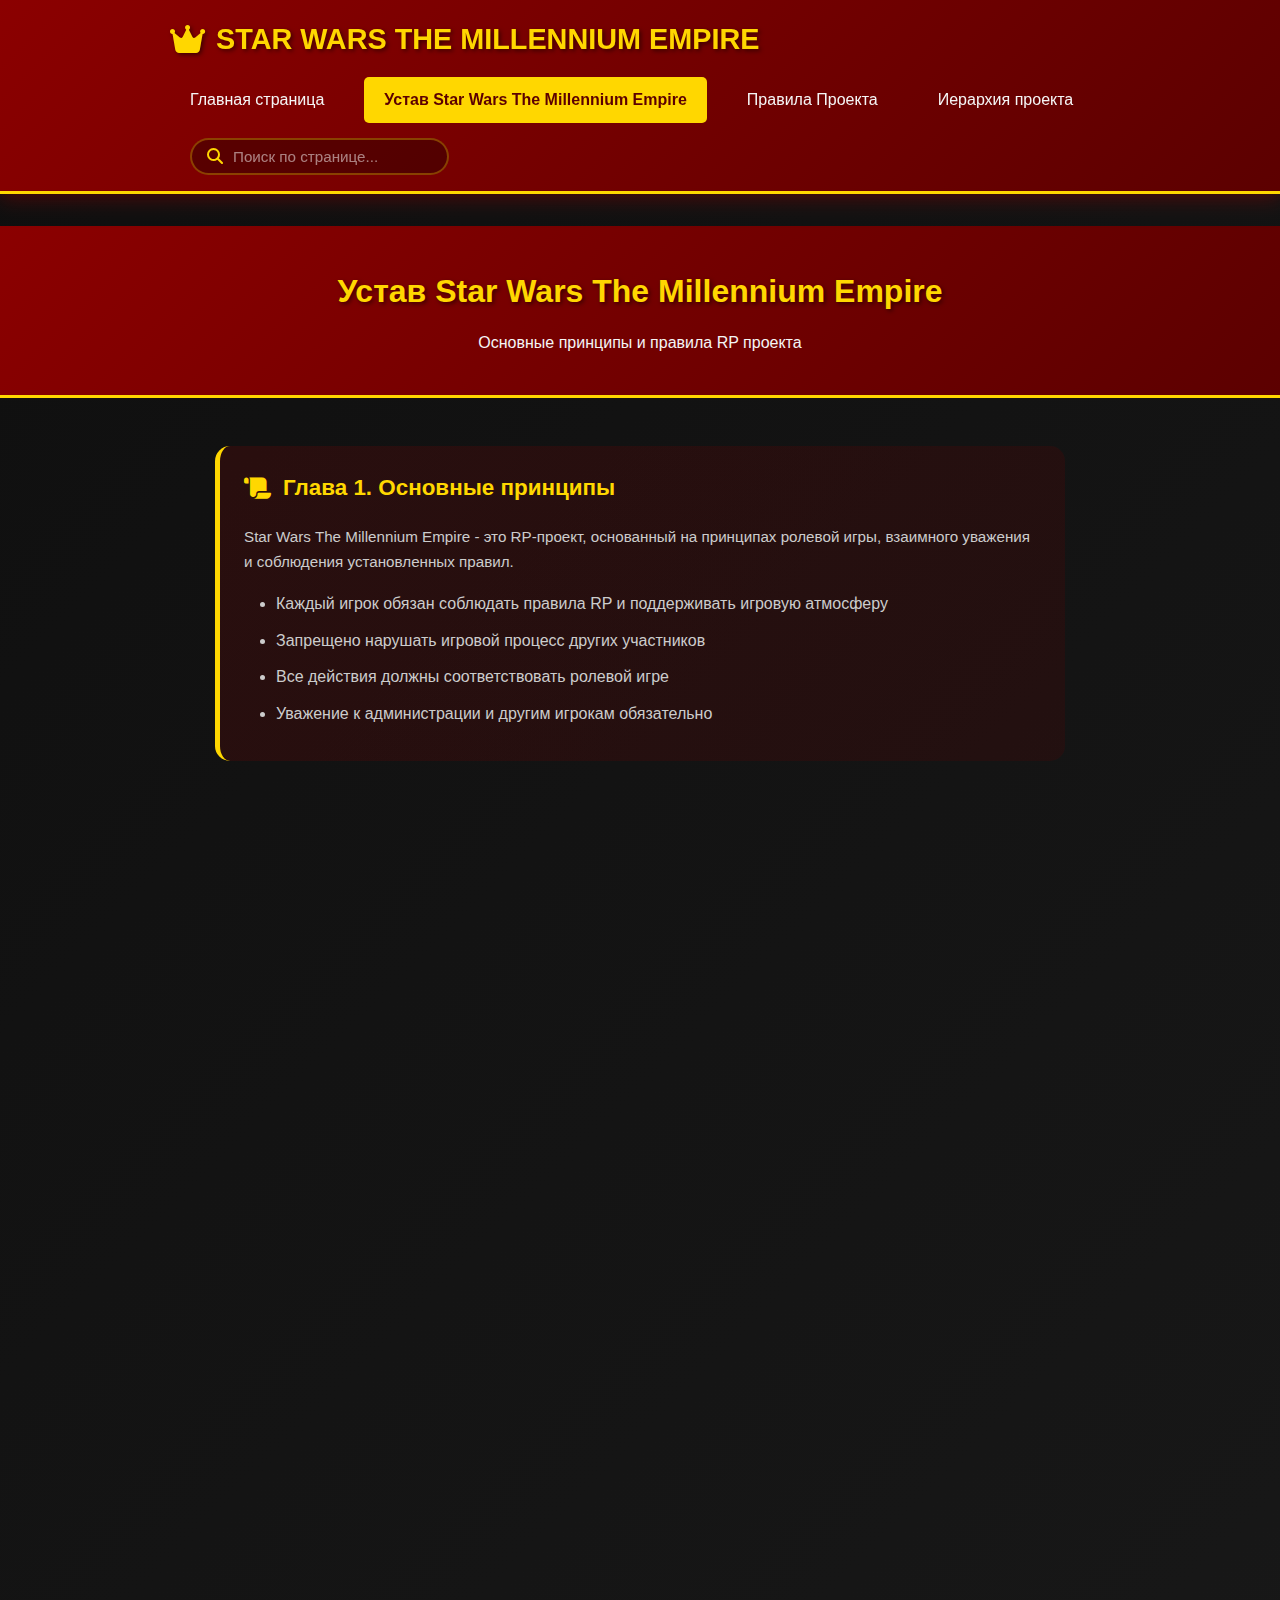
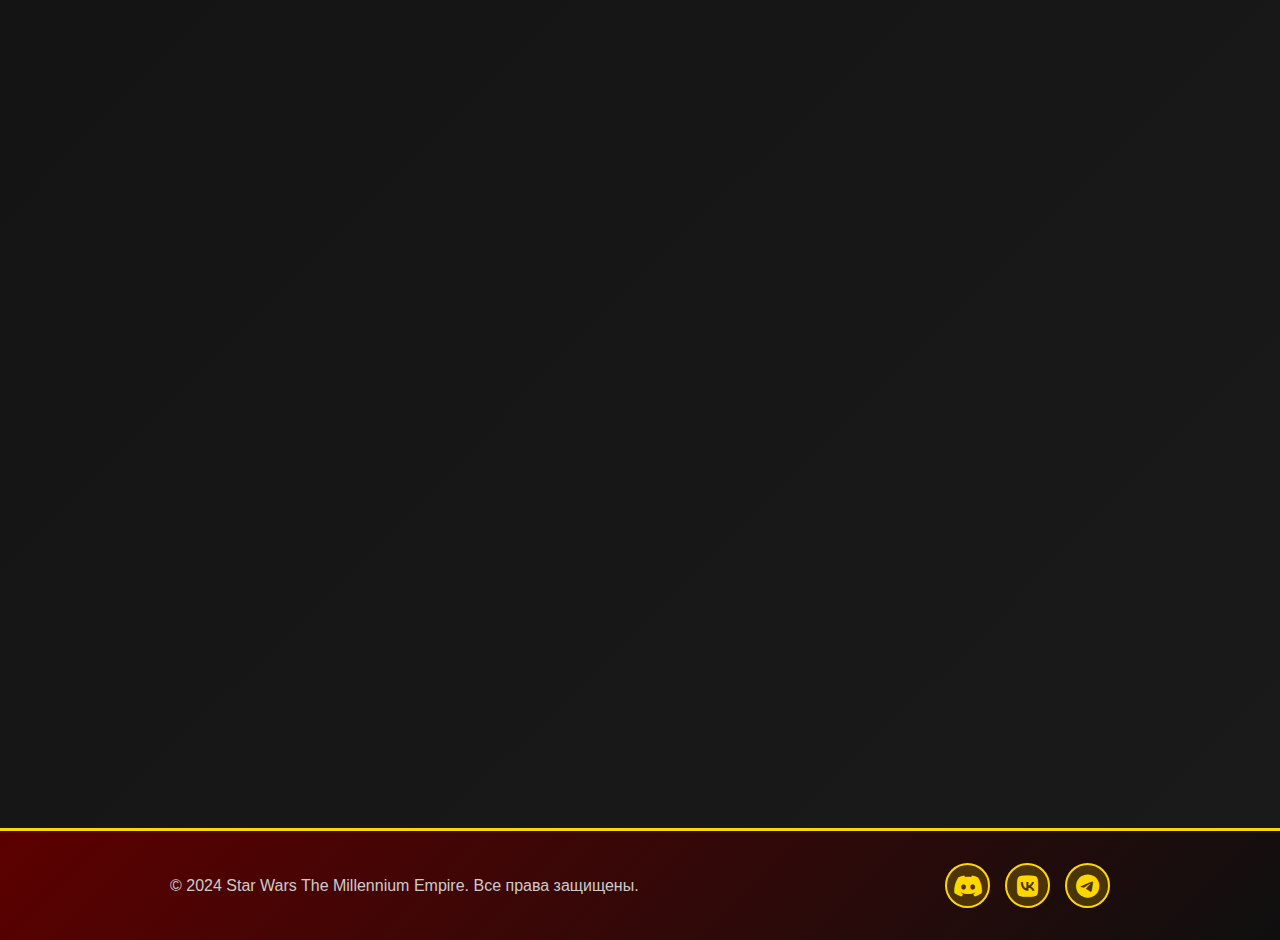
<file: ustav.html>
<!DOCTYPE html>
<html lang="ru">
<head>
    <meta charset="UTF-8">
    <meta name="viewport" content="width=device-width, initial-scale=1.0">
    <title>Устав Star Wars The Millennium Empire</title>
    <link rel="stylesheet" href="styles.css">
    <link rel="stylesheet" href="https://cdnjs.cloudflare.com/ajax/libs/font-awesome/6.4.0/css/all.min.css">
</head>
<body>
    <!-- Шапка -->
    <header class="header">
        <div class="container">
            <div class="header-content">
                <div class="logo">
                    <i class="fas fa-crown"></i>
                    <span>STAR WARS THE MILLENNIUM EMPIRE</span>
                </div>
                <nav class="nav">
                    <a href="index.html" class="nav-link">Главная страница</a>
                    <a href="ustav.html" class="nav-link active">Устав Star Wars The Millennium Empire</a>
                    <a href="pravila.html" class="nav-link">Правила Проекта</a>
                    <a href="ierarhiya.html" class="nav-link">Иерархия проекта</a>
                </nav>
                <div class="search-container">
                    <div class="search-box">
                        <i class="fas fa-search search-icon"></i>
                        <input type="text" id="search-input" placeholder="Поиск по странице..." autocomplete="off">
                        <button class="search-clear" id="search-clear" style="display: none;">
                            <i class="fas fa-times"></i>
                        </button>
                    </div>
                    <div class="search-results" id="search-results"></div>
                </div>
                <div class="mobile-menu-toggle">
                    <i class="fas fa-bars"></i>
                </div>
            </div>
        </div>
    </header>

    <!-- Основной контент -->
    <main class="main-content">
        <section class="page-header">
            <div class="container">
                <h1 class="page-title">Устав Star Wars The Millennium Empire</h1>
                <p class="page-subtitle">Основные принципы и правила RP проекта</p>
            </div>
        </section>

        <section class="content-section">
            <div class="container">
                <div class="ustav-content">
                    <div class="ustav-chapter">
                        <div class="chapter-header">
                            <i class="fas fa-scroll"></i>
                            <h2>Глава 1. Основные принципы</h2>
                        </div>
                        <div class="chapter-content">
                            <p>Star Wars The Millennium Empire - это RP-проект, основанный на принципах ролевой игры, взаимного уважения и соблюдения установленных правил.</p>
                            <ul>
                                <li>Каждый игрок обязан соблюдать правила RP и поддерживать игровую атмосферу</li>
                                <li>Запрещено нарушать игровой процесс других участников</li>
                                <li>Все действия должны соответствовать ролевой игре</li>
                                <li>Уважение к администрации и другим игрокам обязательно</li>
                            </ul>
                        </div>
                    </div>

                    <div class="ustav-chapter">
                        <div class="chapter-header">
                            <i class="fas fa-shield-alt"></i>
                            <h2>Глава 2. Права и обязанности игроков</h2>
                        </div>
                        <div class="chapter-content">
                            <h3>Права игроков:</h3>
                            <ul>
                                <li>Право на справедливое отношение со стороны администрации</li>
                                <li>Право на подачу жалоб и обращений</li>
                                <li>Право на участие в игровых событиях</li>
                                <li>Право на создание и развитие персонажа</li>
                            </ul>
                            <h3>Обязанности игроков:</h3>
                            <ul>
                                <li>Соблюдение всех правил сервера</li>
                                <li>Уважительное отношение к другим игрокам</li>
                                <li>Следование RP-атмосфере</li>
                                <li>Информирование администрации о нарушениях</li>
                            </ul>
                        </div>
                    </div>

                    <div class="ustav-chapter">
                        <div class="chapter-header">
                            <i class="fas fa-gavel"></i>
                            <h2>Глава 3. Нарушения и наказания</h2>
                        </div>
                        <div class="chapter-content">
                            <p>За нарушение правил проекта предусмотрены следующие меры наказания:</p>
                            <ul>
                                <li><strong>Предупреждение</strong> - за незначительные нарушения</li>
                                <li><strong>Мут</strong> - за нарушения в чате</li>
                                <li><strong>Кик</strong> - за серьезные нарушения</li>
                                <li><strong>Бан</strong> - за грубые или повторяющиеся нарушения</li>
                            </ul>
                            <p>Администрация оставляет за собой право применять наказания в зависимости от тяжести нарушения.</p>
                        </div>
                    </div>

                    <div class="ustav-chapter">
                        <div class="chapter-header">
                            <i class="fas fa-users-cog"></i>
                            <h2>Глава 4. Администрация</h2>
                        </div>
                        <div class="chapter-content">
                            <p>Администрация проекта имеет право:</p>
                            <ul>
                                <li>Модерировать игровой процесс</li>
                                <li>Применять наказания за нарушения</li>
                                <li>Организовывать игровые события</li>
                                <li>Принимать решения по спорным вопросам</li>
                            </ul>
                            <p>Все решения администрации являются окончательными и обжалованию не подлежат, кроме случаев, предусмотренных правилами.</p>
                        </div>
                    </div>

                    <div class="ustav-chapter">
                        <div class="chapter-header">
                            <i class="fas fa-handshake"></i>
                            <h2>Глава 5. Игровая атмосфера</h2>
                        </div>
                        <div class="chapter-content">
                            <p>Поддержание качественной RP-атмосферы - приоритет проекта. Игроки должны:</p>
                            <ul>
                                <li>Играть от лица своего персонажа</li>
                                <li>Избегать метагейминга и пауэргейминга</li>
                                <li>Соблюдать игровую логику</li>
                                <li>Участвовать в развитии сюжета</li>
                            </ul>
                        </div>
                    </div>
                </div>
            </div>
        </section>
    </main>

    <!-- Подвал -->
    <footer class="footer">
        <div class="container">
            <div class="footer-content">
                <div class="footer-text">
                    <p>&copy; 2024 Star Wars The Millennium Empire. Все права защищены.</p>
                </div>
                <div class="footer-social">
                    <a href="#" class="social-link" title="Discord">
                        <i class="fab fa-discord"></i>
                    </a>
                    <a href="#" class="social-link" title="VKontakte">
                        <i class="fab fa-vk"></i>
                    </a>
                    <a href="#" class="social-link" title="Telegram">
                        <i class="fab fa-telegram"></i>
                    </a>
                </div>
            </div>
        </div>
    </footer>

    <script src="script.js"></script>
</body>
</html>
</file>
<file: styles.css>
/* Общие стили */
* {
    margin: 0;
    padding: 0;
    box-sizing: border-box;
}

:root {
    --primary-red: #8B0000;
    --dark-red: #5C0000;
    --light-red: #A52A2A;
    --accent-red: #DC143C;
    --gold: #FFD700;
    --dark-gold: #B8860B;
    --bg-dark: #1a1a1a;
    --bg-darker: #0f0f0f;
    --text-light: #f5f5f5;
    --text-gray: #cccccc;
    --border-color: #333;
}

body {
    font-family: 'Segoe UI', Tahoma, Geneva, Verdana, sans-serif;
    background: linear-gradient(135deg, var(--bg-darker) 0%, var(--bg-dark) 100%);
    color: var(--text-light);
    line-height: 1.6;
    min-height: 100vh;
    display: flex;
    flex-direction: column;
}

.container {
    max-width: 1000px;
    margin: 0 auto;
    padding: 0 30px;
}

/* Шапка */
.header {
    background: linear-gradient(135deg, var(--primary-red) 0%, var(--dark-red) 100%);
    box-shadow: 0 4px 20px rgba(139, 0, 0, 0.5);
    position: sticky;
    top: 0;
    z-index: 1000;
    border-bottom: 3px solid var(--gold);
}

.header-content {
    display: flex;
    justify-content: space-between;
    align-items: center;
    padding: 1rem 0;
    flex-wrap: wrap;
    gap: 15px;
}

.logo {
    display: flex;
    align-items: center;
    gap: 10px;
    font-size: 1.8rem;
    font-weight: bold;
    color: var(--gold);
    text-shadow: 2px 2px 4px rgba(0, 0, 0, 0.5);
    cursor: pointer;
    transition: transform 0.3s ease;
}

.logo:hover {
    transform: scale(1.05);
}

.logo i {
    font-size: 2rem;
    animation: pulse 2s infinite;
}

@keyframes pulse {
    0%, 100% { transform: scale(1); }
    50% { transform: scale(1.1); }
}

.nav {
    display: flex;
    gap: 20px;
    align-items: center;
}

.nav-link {
    color: var(--text-light);
    text-decoration: none;
    padding: 10px 20px;
    border-radius: 5px;
    transition: all 0.3s ease;
    font-weight: 500;
    position: relative;
    overflow: hidden;
}

.nav-link::before {
    content: '';
    position: absolute;
    top: 0;
    left: -100%;
    width: 100%;
    height: 100%;
    background: rgba(255, 215, 0, 0.2);
    transition: left 0.3s ease;
}

.nav-link:hover::before {
    left: 0;
}

.nav-link:hover {
    background: rgba(255, 255, 255, 0.1);
    transform: translateY(-2px);
}

.nav-link.active {
    background: var(--gold);
    color: var(--dark-red);
    font-weight: bold;
}

.mobile-menu-toggle {
    display: none;
    color: var(--text-light);
    font-size: 1.5rem;
    cursor: pointer;
}

/* Поиск */
.search-container {
    position: relative;
    margin-left: 20px;
}

.search-box {
    position: relative;
    display: flex;
    align-items: center;
    background: rgba(0, 0, 0, 0.3);
    border: 2px solid rgba(255, 215, 0, 0.3);
    border-radius: 25px;
    padding: 8px 15px;
    min-width: 250px;
    transition: all 0.3s ease;
}

.search-box:focus-within {
    border-color: var(--gold);
    box-shadow: 0 0 10px rgba(255, 215, 0, 0.3);
    background: rgba(0, 0, 0, 0.5);
}

.search-icon {
    color: var(--gold);
    margin-right: 10px;
    font-size: 1rem;
}

#search-input {
    flex: 1;
    background: transparent;
    border: none;
    outline: none;
    color: var(--text-light);
    font-size: 0.95rem;
    padding: 0;
}

#search-input::placeholder {
    color: rgba(255, 255, 255, 0.5);
}

.search-clear {
    background: transparent;
    border: none;
    color: var(--text-light);
    cursor: pointer;
    padding: 5px;
    margin-left: 10px;
    border-radius: 50%;
    transition: all 0.3s ease;
    display: flex;
    align-items: center;
    justify-content: center;
}

.search-clear:hover {
    background: rgba(255, 215, 0, 0.2);
    color: var(--gold);
}

.search-results {
    position: absolute;
    top: 100%;
    left: 0;
    right: 0;
    background: var(--bg-dark);
    border: 2px solid var(--gold);
    border-radius: 10px;
    margin-top: 5px;
    max-height: 300px;
    overflow-y: auto;
    display: none;
    z-index: 1001;
    box-shadow: 0 5px 20px rgba(0, 0, 0, 0.5);
}

.search-results.active {
    display: block;
}

.search-result-item {
    padding: 12px 15px;
    border-bottom: 1px solid rgba(255, 215, 0, 0.1);
    cursor: pointer;
    transition: all 0.3s ease;
    color: var(--text-light);
}

.search-result-item:hover {
    background: rgba(255, 215, 0, 0.1);
    color: var(--gold);
}

.search-result-item:last-child {
    border-bottom: none;
}

.search-result-item.active {
    background: rgba(255, 215, 0, 0.2);
    border-left: 3px solid var(--gold);
}

.search-result-text {
    font-size: 0.9rem;
    line-height: 1.4;
}

.search-highlight,
mark.search-highlight {
    background: var(--gold);
    color: var(--dark-red);
    padding: 2px 4px;
    border-radius: 3px;
    font-weight: bold;
    display: inline;
}

.search-match-count {
    padding: 10px 15px;
    background: rgba(139, 0, 0, 0.3);
    color: var(--gold);
    font-size: 0.85rem;
    text-align: center;
    border-bottom: 1px solid rgba(255, 215, 0, 0.1);
    font-weight: bold;
}

/* Основной контент */
.main-content {
    flex: 1;
    padding: 2rem 0;
}

/* Баннер */
.hero {
    position: relative;
    background: linear-gradient(135deg, var(--primary-red) 0%, var(--dark-red) 50%, var(--bg-dark) 100%);
    padding: 60px 0;
    text-align: center;
    overflow: hidden;
}

.hero-overlay {
    position: absolute;
    top: 0;
    left: 0;
    right: 0;
    bottom: 0;
    background: url('data:image/svg+xml,<svg xmlns="http://www.w3.org/2000/svg" viewBox="0 0 100 100"><circle cx="50" cy="50" r="2" fill="rgba(255,215,0,0.1)"/></svg>') repeat;
    opacity: 0.3;
}

.hero-content {
    position: relative;
    z-index: 1;
}

.hero-title {
    font-size: 2.2rem;
    margin-bottom: 0.8rem;
    color: var(--gold);
    text-shadow: 3px 3px 6px rgba(0, 0, 0, 0.8);
    animation: fadeInDown 1s ease;
}

.hero-subtitle {
    font-size: 1.1rem;
    margin-bottom: 1.5rem;
    color: var(--text-light);
    animation: fadeInUp 1s ease;
}

@keyframes fadeInDown {
    from {
        opacity: 0;
        transform: translateY(-30px);
    }
    to {
        opacity: 1;
        transform: translateY(0);
    }
}

@keyframes fadeInUp {
    from {
        opacity: 0;
        transform: translateY(30px);
    }
    to {
        opacity: 1;
        transform: translateY(0);
    }
}

.server-info {
    margin-top: 2rem;
}

.server-ip {
    display: inline-flex;
    align-items: center;
    gap: 12px;
    background: rgba(0, 0, 0, 0.5);
    padding: 12px 24px;
    border-radius: 10px;
    border: 2px solid var(--gold);
    font-size: 1rem;
    color: var(--gold);
}

.copy-btn {
    background: var(--gold);
    color: var(--dark-red);
    border: none;
    padding: 8px 15px;
    border-radius: 5px;
    cursor: pointer;
    transition: all 0.3s ease;
    font-weight: bold;
}

.copy-btn:hover {
    background: var(--dark-gold);
    transform: scale(1.1);
}

/* Секции */
.section-title {
    font-size: 1.8rem;
    text-align: center;
    margin-bottom: 2.5rem;
    color: var(--gold);
    text-shadow: 2px 2px 4px rgba(0, 0, 0, 0.5);
    position: relative;
    padding-bottom: 1rem;
}

.section-title::after {
    content: '';
    position: absolute;
    bottom: 0;
    left: 50%;
    transform: translateX(-50%);
    width: 100px;
    height: 3px;
    background: var(--gold);
}

/* История проекта */
.history-section {
    padding: 3rem 0;
    background: rgba(139, 0, 0, 0.1);
}

.history-content {
    display: grid;
    grid-template-columns: repeat(auto-fit, minmax(300px, 1fr));
    gap: 1.5rem;
}

.history-card {
    background: linear-gradient(135deg, rgba(139, 0, 0, 0.3) 0%, rgba(92, 0, 0, 0.3) 100%);
    padding: 1.5rem;
    border-radius: 15px;
    border: 2px solid var(--primary-red);
    transition: all 0.3s ease;
    text-align: center;
}

.history-card:hover {
    transform: translateY(-10px);
    box-shadow: 0 10px 30px rgba(139, 0, 0, 0.5);
    border-color: var(--gold);
}

.history-icon {
    font-size: 2rem;
    color: var(--gold);
    margin-bottom: 1rem;
}

.history-card h3 {
    color: var(--gold);
    margin-bottom: 1rem;
    font-size: 1.2rem;
}

.history-card p {
    color: var(--text-gray);
    line-height: 1.6;
    font-size: 0.95rem;
}

/* Подключение к серверу */
.connection-section {
    padding: 3rem 0;
}

.connection-box {
    max-width: 700px;
    margin: 0 auto;
    background: linear-gradient(135deg, rgba(139, 0, 0, 0.3) 0%, rgba(92, 0, 0, 0.3) 100%);
    padding: 2rem;
    border-radius: 15px;
    border: 2px solid var(--primary-red);
    box-shadow: 0 10px 30px rgba(0, 0, 0, 0.5);
}

.connection-info h3 {
    color: var(--gold);
    margin-bottom: 1rem;
    font-size: 1.8rem;
    display: flex;
    align-items: center;
    gap: 10px;
}

.connection-info p {
    margin-bottom: 2rem;
    color: var(--text-gray);
}

.ip-display {
    display: flex;
    gap: 15px;
    margin-bottom: 1.5rem;
    flex-wrap: wrap;
}

#server-ip-input {
    flex: 1;
    min-width: 200px;
    padding: 15px;
    background: rgba(0, 0, 0, 0.5);
    border: 2px solid var(--gold);
    border-radius: 5px;
    color: var(--gold);
    font-size: 1.1rem;
    font-weight: bold;
    text-align: center;
}

.btn-primary {
    background: var(--gold);
    color: var(--dark-red);
    border: none;
    padding: 15px 30px;
    border-radius: 5px;
    cursor: pointer;
    font-size: 1rem;
    font-weight: bold;
    transition: all 0.3s ease;
    display: flex;
    align-items: center;
    gap: 10px;
}

.btn-primary:hover {
    background: var(--dark-gold);
    transform: scale(1.05);
}

.status-indicator {
    display: flex;
    align-items: center;
    gap: 10px;
    color: var(--text-gray);
}

.status-dot {
    width: 12px;
    height: 12px;
    border-radius: 50%;
    background: var(--accent-red);
    animation: blink 2s infinite;
}

.status-dot.online {
    background: #00ff00;
}

@keyframes blink {
    0%, 100% { opacity: 1; }
    50% { opacity: 0.5; }
}

/* Заголовки страниц */
.page-header {
    background: linear-gradient(135deg, var(--primary-red) 0%, var(--dark-red) 100%);
    padding: 40px 0;
    text-align: center;
    border-bottom: 3px solid var(--gold);
}

.page-title {
    font-size: 2rem;
    color: var(--gold);
    margin-bottom: 0.8rem;
    text-shadow: 2px 2px 4px rgba(0, 0, 0, 0.5);
}

.page-subtitle {
    font-size: 1rem;
    color: var(--text-light);
}

/* Контент страниц */
.content-section {
    padding: 3rem 0;
}

/* Устав */
.ustav-content {
    max-width: 850px;
    margin: 0 auto;
}

.ustav-chapter {
    background: linear-gradient(135deg, rgba(139, 0, 0, 0.2) 0%, rgba(92, 0, 0, 0.2) 100%);
    margin-bottom: 1.5rem;
    padding: 1.5rem;
    border-radius: 15px;
    border-left: 5px solid var(--gold);
    transition: all 0.3s ease;
}

.ustav-chapter:hover {
    transform: translateX(10px);
    box-shadow: 0 5px 20px rgba(139, 0, 0, 0.3);
}

.chapter-header {
    display: flex;
    align-items: center;
    gap: 12px;
    margin-bottom: 1.2rem;
}

.chapter-header i {
    font-size: 1.5rem;
    color: var(--gold);
}

.chapter-header h2 {
    color: var(--gold);
    font-size: 1.4rem;
}

.chapter-content h3 {
    color: var(--gold);
    margin: 1.2rem 0 0.8rem 0;
    font-size: 1.1rem;
}

.chapter-content ul {
    margin-left: 2rem;
    margin-top: 1rem;
}

.chapter-content li {
    margin-bottom: 0.5rem;
    color: var(--text-gray);
    line-height: 1.8;
}

.chapter-content p {
    color: var(--text-gray);
    line-height: 1.6;
    margin-bottom: 0.8rem;
    font-size: 0.95rem;
}

/* Правила */
.rules-content {
    max-width: 900px;
    margin: 0 auto;
}

.rule-category {
    background: linear-gradient(135deg, rgba(139, 0, 0, 0.2) 0%, rgba(92, 0, 0, 0.2) 100%);
    margin-bottom: 1.5rem;
    padding: 1.5rem;
    border-radius: 15px;
    border-left: 5px solid var(--gold);
}

.category-header {
    display: flex;
    align-items: center;
    gap: 12px;
    margin-bottom: 1.2rem;
}

.category-header i {
    font-size: 1.5rem;
    color: var(--gold);
}

.category-header h2 {
    color: var(--gold);
    font-size: 1.4rem;
}

.category-content {
    margin-top: 1.5rem;
}

.rule-item {
    margin-bottom: 1.5rem;
    padding: 1.2rem;
    background: rgba(0, 0, 0, 0.3);
    border-radius: 10px;
}

.rule-item h3 {
    color: var(--gold);
    margin-bottom: 0.8rem;
    font-size: 1.1rem;
}

.rule-item h4 {
    color: var(--gold);
    margin: 1rem 0 0.6rem 0;
    font-size: 1rem;
    font-weight: bold;
    padding-left: 0.8rem;
    border-left: 3px solid var(--gold);
}

.rule-item p {
    color: var(--text-light);
    margin-bottom: 0.6rem;
    line-height: 1.6;
    padding-left: 0.8rem;
    font-size: 0.95rem;
}

.rule-item ul {
    margin-left: 2rem;
    margin-top: 0.5rem;
}

.rule-item li {
    margin-bottom: 0.4rem;
    color: var(--text-gray);
    line-height: 1.6;
    font-size: 0.95rem;
}

/* Иерархия - Визуальное дерево */
.hierarchy-tree {
    max-width: 1000px;
    margin: 0 auto;
    display: flex;
    flex-direction: column;
    align-items: center;
    padding: 2rem 0;
}

.hierarchy-node {
    margin: 1rem 0;
    width: 100%;
    display: flex;
    justify-content: center;
}

.node-card {
    background: linear-gradient(135deg, rgba(139, 0, 0, 0.3) 0%, rgba(92, 0, 0, 0.3) 100%);
    padding: 1.2rem 1.5rem;
    border-radius: 15px;
    border: 2px solid var(--primary-red);
    text-align: center;
    min-width: 200px;
    max-width: 250px;
    transition: all 0.3s ease;
    box-shadow: 0 4px 15px rgba(0, 0, 0, 0.3);
}

.node-card:hover {
    transform: translateY(-5px) scale(1.05);
    border-color: var(--gold);
    box-shadow: 0 8px 25px rgba(255, 215, 0, 0.4);
    background: linear-gradient(135deg, rgba(139, 0, 0, 0.4) 0%, rgba(92, 0, 0, 0.4) 100%);
}

.owner-card {
    background: linear-gradient(135deg, rgba(255, 215, 0, 0.2) 0%, rgba(184, 134, 11, 0.2) 100%);
    border: 3px solid var(--gold);
    padding: 1.5rem 2rem;
    min-width: 250px;
    max-width: 320px;
    box-shadow: 0 6px 20px rgba(255, 215, 0, 0.3);
}

.owner-card:hover {
    box-shadow: 0 10px 30px rgba(255, 215, 0, 0.5);
    transform: translateY(-8px) scale(1.08);
}

.node-icon {
    font-size: 2rem;
    color: var(--gold);
    margin-bottom: 0.8rem;
    animation: pulse 2s infinite;
}

.owner-card .node-icon {
    font-size: 2.5rem;
    color: var(--gold);
    text-shadow: 0 0 20px rgba(255, 215, 0, 0.5);
}

.node-card h3 {
    color: var(--gold);
    font-size: 1.1rem;
    margin: 0;
    font-weight: bold;
}

.owner-card h3 {
    font-size: 1.3rem;
    text-shadow: 2px 2px 4px rgba(0, 0, 0, 0.5);
}

.hierarchy-arrow {
    font-size: 2rem;
    color: var(--gold);
    margin: 1rem 0;
    animation: bounce 2s infinite;
    text-shadow: 0 0 10px rgba(255, 215, 0, 0.5);
}

@keyframes bounce {
    0%, 100% {
        transform: translateY(0);
    }
    50% {
        transform: translateY(10px);
    }
}

.hierarchy-level {
    width: 100%;
    margin: 1.5rem 0;
    padding: 1.5rem;
    background: linear-gradient(135deg, rgba(139, 0, 0, 0.15) 0%, rgba(92, 0, 0, 0.15) 100%);
    border-radius: 15px;
    border: 2px solid var(--primary-red);
}

.level-title {
    text-align: center;
    color: var(--gold);
    font-size: 1.4rem;
    margin-bottom: 1.5rem;
    padding-bottom: 0.8rem;
    border-bottom: 2px solid var(--gold);
    text-shadow: 2px 2px 4px rgba(0, 0, 0, 0.5);
}

.level-nodes {
    display: grid;
    grid-template-columns: repeat(auto-fit, minmax(200px, 1fr));
    gap: 1rem;
    justify-items: center;
}

@media (min-width: 768px) {
    .level-nodes {
        grid-template-columns: repeat(3, 1fr);
    }
    
    .middle-admin .level-nodes {
        grid-template-columns: repeat(2, 1fr);
    }
}

/* Детальные карточки ролей */
.role-card.detailed-role {
    text-align: left;
    padding: 2rem;
    min-height: auto;
}

.role-card.detailed-role .role-icon {
    text-align: center;
    margin-bottom: 1.5rem;
}

.role-card.detailed-role h3 {
    text-align: center;
    margin-bottom: 1rem;
    font-size: 1.5rem;
    border-bottom: 2px solid var(--gold);
    padding-bottom: 0.5rem;
}

.role-description {
    color: var(--text-light);
    font-size: 1rem;
    line-height: 1.8;
    margin-bottom: 1.5rem;
    padding: 1rem;
    background: rgba(139, 0, 0, 0.2);
    border-radius: 8px;
    border-left: 4px solid var(--gold);
}

.role-powers {
    margin-top: 1.5rem;
    padding-top: 1.5rem;
    border-top: 2px solid rgba(255, 215, 0, 0.3);
}

.role-powers h4 {
    color: var(--gold);
    font-size: 1.2rem;
    margin-bottom: 1rem;
    display: flex;
    align-items: center;
    gap: 10px;
}

.role-powers h4::before {
    content: '⚡';
    font-size: 1.3rem;
}

.role-powers ul {
    list-style: none;
    padding: 0;
    margin: 0;
}

.role-powers li {
    color: var(--text-gray);
    padding: 0.7rem 0;
    padding-left: 1.5rem;
    position: relative;
    line-height: 1.6;
    border-bottom: 1px solid rgba(255, 215, 0, 0.1);
    transition: all 0.3s ease;
}

.role-powers li:last-child {
    border-bottom: none;
}

.role-powers li::before {
    content: '▸';
    position: absolute;
    left: 0;
    color: var(--gold);
    font-weight: bold;
}

.role-powers li:hover {
    color: var(--text-light);
    padding-left: 2rem;
    background: rgba(139, 0, 0, 0.1);
    border-radius: 5px;
}

.hierarchy-info {
    margin-top: 3rem;
    text-align: center;
}

.info-card {
    background: linear-gradient(135deg, rgba(139, 0, 0, 0.3) 0%, rgba(92, 0, 0, 0.3) 100%);
    padding: 2rem;
    border-radius: 15px;
    border: 2px solid var(--gold);
    max-width: 600px;
    margin: 0 auto;
}

.info-card i {
    font-size: 3rem;
    color: var(--gold);
    margin-bottom: 1rem;
}

.info-card h3 {
    color: var(--gold);
    margin-bottom: 1rem;
    font-size: 1.5rem;
}

.info-card p {
    color: var(--text-gray);
    line-height: 1.8;
}

/* Подвал */
.footer {
    background: linear-gradient(135deg, var(--dark-red) 0%, var(--bg-darker) 100%);
    padding: 2rem 0;
    border-top: 3px solid var(--gold);
    margin-top: auto;
}

.footer-content {
    display: flex;
    justify-content: space-between;
    align-items: center;
    flex-wrap: wrap;
    gap: 1rem;
}

.footer-text {
    color: var(--text-gray);
}

.footer-social {
    display: flex;
    gap: 15px;
}

.social-link {
    width: 45px;
    height: 45px;
    display: flex;
    align-items: center;
    justify-content: center;
    background: rgba(255, 215, 0, 0.2);
    border: 2px solid var(--gold);
    border-radius: 50%;
    color: var(--gold);
    font-size: 1.5rem;
    text-decoration: none;
    transition: all 0.3s ease;
}

.social-link:hover {
    background: var(--gold);
    color: var(--dark-red);
    transform: scale(1.1) rotate(5deg);
}

/* Адаптивность */
@media (max-width: 768px) {
    .nav {
        display: none;
        position: absolute;
        top: 100%;
        left: 0;
        right: 0;
        background: var(--dark-red);
        flex-direction: column;
        padding: 1rem;
        box-shadow: 0 4px 10px rgba(0, 0, 0, 0.3);
    }

    .nav.active {
        display: flex;
    }

    .mobile-menu-toggle {
        display: block;
    }

    .header-content {
        flex-wrap: wrap;
        gap: 10px;
    }

    .search-container {
        order: 3;
        width: 100%;
        margin-left: 0;
        margin-top: 10px;
    }

    .search-box {
        min-width: 100%;
    }

    .search-results {
        max-height: 200px;
    }

    .hero-title {
        font-size: 2rem;
    }

    .hero-subtitle {
        font-size: 1.2rem;
    }

    .section-title {
        font-size: 2rem;
    }

    .page-title {
        font-size: 2rem;
    }

    .history-content {
        grid-template-columns: 1fr;
    }

    .level-roles {
        grid-template-columns: 1fr;
    }

    .hierarchy-tree {
        padding: 1rem 0;
    }

    .node-card {
        min-width: 200px;
        max-width: 100%;
        padding: 1.2rem 1.5rem;
    }

    .owner-card {
        min-width: 250px;
        max-width: 100%;
        padding: 1.5rem 2rem;
    }

    .level-nodes {
        grid-template-columns: 1fr !important;
    }

    .hierarchy-arrow {
        font-size: 2rem;
        margin: 1rem 0;
    }

    .level-title {
        font-size: 1.5rem;
    }

    .footer-content {
        flex-direction: column;
        text-align: center;
    }

    .ip-display {
        flex-direction: column;
    }

    #server-ip-input {
        width: 100%;
    }
}

/* Скроллбар */
::-webkit-scrollbar {
    width: 12px;
}

::-webkit-scrollbar-track {
    background: var(--bg-darker);
}

::-webkit-scrollbar-thumb {
    background: var(--primary-red);
    border-radius: 6px;
}

::-webkit-scrollbar-thumb:hover {
    background: var(--accent-red);
}
</file>
<file: style.css>
* {
    margin: 0;
    padding: 0;
    box-sizing: border-box;
    font-family: 'Segoe UI', Tahoma, Geneva, Verdana, sans-serif;
}

body {
    background: linear-gradient(135deg, #0c0c2a, #1a1a3a);
    color: #e0e0e0;
    min-height: 100vh;
    overflow-x: hidden;
    line-height: 1.6;
}

.stars {
    position: fixed;
    top: 0;
    left: 0;
    width: 100%;
    height: 100%;
    z-index: -1;
}

.star {
    position: absolute;
    background-color: rgba(255, 255, 255, 0.8);
    border-radius: 50%;
}

.container {
    max-width: 1200px;
    margin: 0 auto;
    padding: 0 20px;
}

/* Шапка */
header {
    background: rgba(15, 20, 40, 0.95);
    border-bottom: 1px solid #2a4a7a;
    padding: 15px 0;
    backdrop-filter: blur(10px);
}

header .container {
    display: flex;
    justify-content: space-between;
    align-items: center;
}

.logo {
    display: flex;
    align-items: center;
    gap: 12px;
}

.logo-icon {
    font-size: 2rem;
    color: #4bd5ee;
}

.logo-text {
    font-size: 1.4rem;
    font-weight: bold;
    color: #4bd5ee;
    letter-spacing: 1px;
}

.server-info {
    display: flex;
    gap: 15px;
    align-items: center;
}

.server-ip {
    background: rgba(43, 52, 103, 0.6);
    padding: 6px 12px;
    border-radius: 4px;
    font-family: monospace;
    border: 1px solid #3a5a8a;
    font-size: 0.9rem;
}

.players-online {
    display: flex;
    align-items: center;
    gap: 6px;
    background: rgba(43, 52, 103, 0.6);
    padding: 6px 12px;
    border-radius: 4px;
    border: 1px solid #3a5a8a;
    font-size: 0.9rem;
}

.online-dot {
    width: 8px;
    height: 8px;
    background: #4bd5ee;
    border-radius: 50%;
    animation: pulse 2s infinite;
}

@keyframes pulse {
    0% { opacity: 1; }
    50% { opacity: 0.5; }
    100% { opacity: 1; }
}

/* Основной контент */
.main-content {
    padding: 30px 0;
}

.content-header {
    text-align: center;
    margin-bottom: 40px;
    padding: 20px;
    background: rgba(20, 25, 50, 0.6);
    border-radius: 8px;
    border: 1px solid #2a4a7a;
}

.content-header h1 {
    font-size: 2.4rem;
    color: #4bd5ee;
    margin-bottom: 10px;
    font-weight: 300;
    letter-spacing: 1px;
}

.content-header p {
    font-size: 1.1rem;
    color: #b0b0b0;
    max-width: 600px;
    margin: 0 auto;
}

/* Навигация по уставу */
.charter-nav {
    display: grid;
    grid-template-columns: repeat(auto-fit, minmax(200px, 1fr));
    gap: 15px;
    margin-bottom: 40px;
}

.nav-item {
    position: relative;
}

.nav-title {
    display: block;
    background: rgba(25, 30, 60, 0.8);
    padding: 16px;
    border-radius: 6px;
    text-decoration: none;
    color: #e0e0e0;
    font-size: 1rem;
    text-align: center;
    border: 1px solid #3a5a8a;
    transition: all 0.3s ease;
    cursor: pointer;
}

.nav-item:first-child .nav-title {
    cursor: default;
}

.nav-title:hover {
    border-color: #4bd5ee;
    background: rgba(25, 30, 70, 0.9);
    transform: translateY(-2px);
}

/* Выпадающее меню устава */
.charter-menu {
    position: absolute;
    top: 100%;
    left: 0;
    right: 0;
    background: rgba(20, 25, 50, 0.98);
    border: 1px solid #3a5a8a;
    border-radius: 0 0 6px 6px;
    padding: 8px 0;
    display: none;
    z-index: 100;
    backdrop-filter: blur(10px);
    max-height: 400px;
    overflow-y: auto;
}

.charter-menu.show {
    display: block;
}

.menu-item {
    display: block;
    padding: 10px 16px;
    color: #c0c0c0;
    text-decoration: none;
    transition: all 0.3s ease;
    border-left: 3px solid transparent;
    font-size: 0.9rem;
}

.menu-item:hover {
    background: rgba(75, 213, 238, 0.1);
    color: #4bd5ee;
    border-left-color: #4bd5ee;
}

/* Содержание устава */
.charter-section {
    background: rgba(20, 25, 50, 0.6);
    border: 1px solid #2a4a7a;
    border-radius: 8px;
    padding: 25px;
    margin-bottom: 25px;
    scroll-margin-top: 20px;
}

.charter-section h2 {
    color: #4bd5ee;
    font-size: 1.6rem;
    margin-bottom: 20px;
    padding-bottom: 10px;
    border-bottom: 1px solid #2a4a7a;
    font-weight: 400;
}

/* CSS стили для блока полномочий руководящего состава */
.powers-section {
    background: rgba(20, 25, 50, 0.6);
    border: 1px solid #2a4a7a;
    border-radius: 8px;
    padding: 25px;
    margin-bottom: 25px;
    scroll-margin-top: 20px;
}

.powers-section h2 {
    color: #4bd5ee;
    font-size: 1.6rem;
    margin-bottom: 20px;
    padding-bottom: 10px;
    border-bottom: 1px solid #2a4a7a;
    font-weight: 400;
}

.power-item {
    display: flex;
    gap: 15px;
    padding: 20px;
    background: rgba(30, 35, 70, 0.6);
    border-radius: 6px;
    border-left: 3px solid #4bd5ee;
    align-items: flex-start;
    margin-bottom: 20px;
}

.power-number {
    background: #4bd5ee;
    color: #0c0c2a;
    padding: 8px 12px;
    border-radius: 4px;
    font-weight: bold;
    font-size: 0.9rem;
    min-width: 50px;
    text-align: center;
    flex-shrink: 0;
}

.power-content {
    flex: 1;
}

.power-content h3 {
    color: #4bd5ee;
    margin-bottom: 10px;
    font-size: 1.2rem;
}

.power-content ul {
    margin-left: 20px;
    margin-top: 10px;
}

.power-content li {
    margin-bottom: 8px;
    color: #e0e0e0;
    line-height: 1.5;
}

/* Адаптивность */
@media (max-width: 768px) {
    .power-item {
        flex-direction: column;
        gap: 10px;
    }
    
    .power-number {
        align-self: flex-start;
    }
}
/* Исправленные стили для выравнивания руководящего состава */
.ranks-row {
    display: flex;
    justify-content: space-between;
    margin: 15px 0;
    gap: 20px;
    align-items: stretch; /* Добавлено для выравнивания высоты */
}

.hierarchy-column {
    flex: 1;
    display: flex;
    flex-direction: column;
    align-items: center;
}

.rank-item {
    padding: 20px;
    border-radius: 6px;
    text-align: center;
    width: 100%;
    max-width: 220px;
    margin: 5px 0;
    border: 2px solid;
    box-shadow: 0 3px 10px rgba(0, 0, 0, 0.3);
    transition: all 0.3s ease;
    display: flex;
    flex-direction: column;
    justify-content: space-between;
    min-height: 180px; /* Фиксированная минимальная высота */
    height: 100%; /* Занимает всю доступную высоту */
}

.rank-badge {
    font-weight: bold;
    margin: 8px 0;
    font-size: 1.1rem;
    text-shadow: 0 2px 4px rgba(0, 0, 0, 0.5);
    flex-shrink: 0; /* Запрещает сжатие */
}

.rank-description {
    font-size: 0.85rem;
    margin-top: 8px;
    opacity: 0.9;
    line-height: 1.3;
    flex-grow: 1; /* Занимает оставшееся пространство */
    display: flex;
    align-items: center;
    justify-content: center;
}

/* Уровни иерархии с строгими цветами */
.level-supreme {
    background: linear-gradient(135deg, rgba(184, 15, 10, 0.3), rgba(184, 15, 10, 0.1));
    border-color: #b80f0a;
}

.level-high {
    background: linear-gradient(135deg, rgba(193, 154, 0, 0.3), rgba(193, 154, 0, 0.1));
    border-color: #c19a00;
}

.level-senior {
    background: linear-gradient(135deg, rgba(0, 123, 255, 0.3), rgba(0, 123, 255, 0.1));
    border-color: #007bff;
}

.level-junior {
    background: linear-gradient(135deg, rgba(40, 167, 69, 0.3), rgba(40, 167, 69, 0.1));
    border-color: #28a745;
}

/* Стили для карточек званий */
.rank-item.supreme {
    background: linear-gradient(135deg, #b80f0a, #8c0b08);
    border-color: #ff6b6b;
    color: #ffffff;
}

.rank-item.high {
    background: linear-gradient(135deg, #c19a00, #967800);
    border-color: #ffd700;
    color: #ffffff;
}

.rank-item.senior {
    background: linear-gradient(135deg, #0056b3, #004085);
    border-color: #4bd5ee;
    color: #ffffff;
}

.rank-item.junior {
    background: linear-gradient(135deg, #1e7e34, #155724);
    border-color: #51cf66;
    color: #ffffff;
}

/* Адаптивность */
@media (max-width: 768px) {
    .ranks-row {
        flex-direction: column;
        gap: 15px;
    }
    
    .hierarchy-column {
        width: 100%;
    }
    
    .rank-item {
        max-width: none;
        padding: 15px;
        min-height: 150px; /* Уменьшенная высота на мобильных */
    }
}
/* Вводный текст */
.intro-text {
    margin-bottom: 20px;
    padding: 15px;
    background: rgba(30, 35, 70, 0.4);
    border-radius: 6px;
    border-left: 3px solid #4bd5ee;
}

/* Сетка правил */
.rules-grid {
    display: grid;
    grid-template-columns: repeat(auto-fit, minmax(280px, 1fr));
    gap: 20px;
}

.rule-card {
    background: rgba(30, 35, 70, 0.6);
    padding: 20px;
    border-radius: 6px;
    border-left: 4px solid #4bd5ee;
}

.rule-icon {
    font-size: 2rem;
    margin-bottom: 10px;
}

.rule-card h3 {
    color: #4bd5ee;
    margin-bottom: 10px;
    font-size: 1.1rem;
}

.rule-card p {
    color: #c0c0c0;
    font-size: 0.9rem;
    margin-bottom: 10px;
}

/* Исключения */
.exception {
    background: rgba(255, 193, 7, 0.1);
    border: 1px solid #ffc107;
    border-radius: 4px;
    padding: 10px;
    margin-top: 10px;
    font-size: 0.9rem;
}

.exception strong {
    color: #ffc107;
}

.exception ul {
    margin: 8px 0 0 20px;
}

.exception li {
    margin-bottom: 5px;
}

/* Степени нарушений */
.violation-levels {
    display: grid;
    grid-template-columns: repeat(auto-fit, minmax(300px, 1fr));
    gap: 20px;
    margin: 20px 0;
}

.violation-card {
    padding: 25px;
    border-radius: 8px;
    border-left: 5px solid;
}

.violation-card.light {
    border-left-color: #28a745;
    background: rgba(40, 167, 69, 0.1);
}

.violation-card.medium {
    border-left-color: #ffc107;
    background: rgba(255, 193, 7, 0.1);
}

.violation-card.heavy {
    border-left-color: #dc3545;
    background: rgba(220, 53, 69, 0.1);
}

.violation-card h3 {
    margin-bottom: 15px;
    font-size: 1.3rem;
    color: inherit;
}

.punishment {
    margin-top: 15px;
    padding: 12px;
    background: rgba(0, 0, 0, 0.3);
    border-radius: 6px;
    font-size: 0.9rem;
}

.punishment strong {
    color: inherit;
}

/* Воинский лексикон */
.lexicon-grid {
    display: grid;
    grid-template-columns: repeat(auto-fit, minmax(250px, 1fr));
    gap: 12px;
    margin: 20px 0;
}

.lexicon-item {
    display: flex;
    justify-content: space-between;
    align-items: center;
    padding: 12px;
    background: rgba(30, 35, 70, 0.6);
    border-radius: 4px;
    transition: all 0.3s ease;
}

.lexicon-item:hover {
    background: rgba(75, 213, 238, 0.1);
}

.civilian {
    color: #ff6b6b;
    font-weight: bold;
}

.military {
    color: #4bd5ee;
    font-weight: bold;
}

/* Правила поведения */
.rules-list {
    display: flex;
    flex-direction: column;
    gap: 15px;
}

.behavior-rule {
    display: flex;
    gap: 15px;
    padding: 15px;
    background: rgba(30, 35, 70, 0.6);
    border-radius: 6px;
    border-left: 3px solid #4bd5ee;
    align-items: flex-start;
}

.rule-number {
    background: #4bd5ee;
    color: #0c0c2a;
    padding: 6px 10px;
    border-radius: 4px;
    font-weight: bold;
    font-size: 0.8rem;
    min-width: 45px;
    text-align: center;
    flex-shrink: 0;
}

.behavior-rule > div {
    flex: 1;
}

.behavior-rule p {
    margin-bottom: 10px;
}

/* Определения */
.definition-grid {
    display: grid;
    grid-template-columns: repeat(auto-fit, minmax(250px, 1fr));
    gap: 20px;
    margin: 20px 0;
}

.definition-card {
    background: rgba(30, 35, 70, 0.6);
    padding: 20px;
    border-radius: 6px;
    border: 1px solid #3a5a8a;
}

.definition-card h3 {
    color: #4bd5ee;
    margin-bottom: 10px;
    font-size: 1.1rem;
}

.definition-card p {
    color: #c0c0c0;
    font-size: 0.9rem;
}

/* Блоки примечаний */
.note-box {
    background: rgba(75, 213, 238, 0.1);
    border: 1px solid #4bd5ee;
    border-radius: 6px;
    padding: 15px;
    margin: 20px 0;
    font-size: 0.9rem;
}

.note-box strong {
    color: #4bd5ee;
}

/* Общие блоки контента */
.content-block {
    line-height: 1.7;
}

.content-block h3 {
    color: #4bd5ee;
    margin: 20px 0 10px;
    font-size: 1.2rem;
}

.content-block ul {
    margin: 15px 0;
    padding-left: 25px;
}

.content-block li {
    margin-bottom: 8px;
    color: #c0c0c0;
}

.content-block ul ul {
    margin: 8px 0;
}

/* Заглушка для остального контента */
.section-placeholder {
    text-align: center;
    padding: 40px;
    background: rgba(20, 25, 50, 0.6);
    border-radius: 8px;
    border: 1px solid #2a4a7a;
    margin-top: 30px;
}

.section-placeholder h3 {
    color: #4bd5ee;
    margin-bottom: 15px;
}

.join-server-btn {
    background: linear-gradient(135deg, #4bd5ee, #3a5a8a);
    color: white;
    border: none;
    padding: 12px 24px;
    border-radius: 6px;
    font-size: 1rem;
    cursor: pointer;
    transition: all 0.3s ease;
    margin-top: 15px;
}

.join-server-btn:hover {
    transform: translateY(-2px);
    box-shadow: 0 5px 15px rgba(75, 213, 238, 0.3);
}

/* Подвал */
.footer {
    background: rgba(10, 15, 30, 0.9);
    border-top: 1px solid #2a4a7a;
    padding: 25px 0;
    margin-top: 40px;
}

.footer-content {
    text-align: center;
    color: #8a9ba8;
}

.footer-content p {
    margin-bottom: 8px;
    font-size: 0.9rem;
}

/* Адаптивность */
@media (max-width: 768px) {
    header .container {
        flex-direction: column;
        gap: 12px;
    }
    
    .charter-nav {
        grid-template-columns: 1fr;
    }
    
    .content-header h1 {
        font-size: 1.8rem;
    }
    
    .rules-grid,
    .violation-levels,
    .definition-grid {
        grid-template-columns: 1fr;
    }
    
    .lexicon-grid {
        grid-template-columns: 1fr;
    }
    
    .server-info {
        flex-direction: column;
        gap: 8px;
    }
    
    .behavior-rule {
        flex-direction: column;
        gap: 10px;
    }
    
    .rule-number {
        align-self: flex-start;
    }
}

/* Стили для скроллбара */
.charter-menu::-webkit-scrollbar {
    width: 6px;
}

.charter-menu::-webkit-scrollbar-track {
    background: rgba(20, 25, 50, 0.8);
}

.charter-menu::-webkit-scrollbar-thumb {
    background: #4bd5ee;
    border-radius: 3px;
}

.charter-menu::-webkit-scrollbar-thumb:hover {
    background: #3a5a8a;
}

/* Анимации */
@keyframes fadeIn {
    from { opacity: 0; transform: translateY(10px); }
    to { opacity: 1; transform: translateY(0); }
}

.charter-section {
    animation: fadeIn 0.5s ease-out;
}
/* Коды состояния */
.codes-grid {
    display: grid;
    grid-template-columns: repeat(auto-fit, minmax(280px, 1fr));
    gap: 20px;
    margin: 20px 0;
}

.code-item {
    padding: 25px;
    border-radius: 8px;
    border-left: 5px solid;
}

.code-item.green {
    border-left-color: #28a745;
    background: rgba(40, 167, 69, 0.1);
}

.code-item.yellow {
    border-left-color: #ffc107;
    background: rgba(255, 193, 7, 0.1);
}

.code-item.red {
    border-left-color: #dc3545;
    background: rgba(220, 53, 69, 0.1);
}

.code-item.black {
    border-left-color: #343a40;
    background: rgba(52, 58, 64, 0.1);
    color: #e0e0e0;
}

.code-item h3 {
    margin-bottom: 15px;
    font-size: 1.3rem;
}

/* Примеры уведомлений */
.notification-examples {
    display: flex;
    flex-direction: column;
    gap: 15px;
    margin: 20px 0;
}

.notification-example {
    background: rgba(30, 35, 70, 0.8);
    padding: 15px;
    border-radius: 6px;
    border: 1px solid #3a5a8a;
    font-family: monospace;
    color: #4bd5ee;
}

/* Ограниченные территории */
.restricted-areas {
    display: flex;
    flex-direction: column;
    gap: 20px;
    margin: 20px 0;
}

.area-card {
    background: rgba(30, 35, 70, 0.6);
    padding: 20px;
    border-radius: 6px;
    border: 1px solid #3a5a8a;
}

.area-card h4 {
    color: #4bd5ee;
    margin-bottom: 10px;
    font-size: 1.2rem;
}

.area-card h5 {
    color: #4bd5ee;
    margin: 15px 0 10px;
    font-size: 1.1rem;
}

/* Уровни доступа */
.access-levels {
    display: grid;
    grid-template-columns: repeat(auto-fit, minmax(300px, 1fr));
    gap: 20px;
    margin: 20px 0;
}

.access-level {
    background: rgba(30, 35, 70, 0.6);
    padding: 20px;
    border-radius: 6px;
    border: 1px solid #3a5a8a;
}

.access-level h4 {
    color: #4bd5ee;
    margin-bottom: 10px;
    font-size: 1.2rem;
}

.access-holders {
    margin-top: 10px;
    padding: 10px;
    background: rgba(0, 0, 0, 0.3);
    border-radius: 4px;
    font-size: 0.9rem;
}

/* Формирования */
.formations-nav {
    display: grid;
    grid-template-columns: repeat(auto-fit, minmax(280px, 1fr));
    gap: 20px;
    margin-bottom: 40px;
}

.formation-card {
    background: rgba(25, 30, 60, 0.8);
    padding: 25px;
    border-radius: 8px;
    border: 1px solid #3a5a8a;
    text-decoration: none;
    color: #e0e0e0;
    transition: all 0.3s ease;
    position: relative;
    display: block;
}

.formation-card:hover {
    border-color: #4bd5ee;
    transform: translateY(-5px);
    box-shadow: 0 10px 25px rgba(75, 213, 238, 0.2);
}

.formation-card.coming-soon {
    opacity: 0.6;
    cursor: not-allowed;
}

.formation-card.coming-soon:hover {
    transform: none;
    border-color: #3a5a8a;
    box-shadow: none;
}

.formation-icon {
    font-size: 3rem;
    margin-bottom: 15px;
}

.formation-card h3 {
    color: #4bd5ee;
    margin-bottom: 10px;
    font-size: 1.3rem;
}

.formation-card p {
    color: #b0b0b0;
    margin-bottom: 15px;
    line-height: 1.5;
}

.formation-status {
    position: absolute;
    top: 15px;
    right: 15px;
    padding: 5px 10px;
    background: rgba(40, 167, 69, 0.2);
    border: 1px solid #28a745;
    border-radius: 15px;
    font-size: 0.8rem;
    color: #28a745;
}

.formation-status.active {
    background: rgba(40, 167, 69, 0.2);
    border-color: #28a745;
    color: #28a745;
}

/* Флот */
.back-button {
    color: #4bd5ee;
    text-decoration: none;
    margin-right: 15px;
    font-size: 1.1rem;
    transition: color 0.3s ease;
}

.back-button:hover {
    color: #3a5a8a;
}

.fleet-nav {
    display: flex;
    gap: 10px;
    margin-bottom: 30px;
    flex-wrap: wrap;
}

.nav-btn {
    padding: 10px 20px;
    background: rgba(30, 35, 70, 0.6);
    border: 1px solid #3a5a8a;
    border-radius: 6px;
    color: #e0e0e0;
    text-decoration: none;
    transition: all 0.3s ease;
}

.nav-btn:hover {
    background: rgba(75, 213, 238, 0.1);
    border-color: #4bd5ee;
}

/* Секции флота */
.fleet-section {
    background: rgba(20, 25, 50, 0.6);
    border: 1px solid #2a4a7a;
    border-radius: 8px;
    padding: 25px;
    margin-bottom: 25px;
    scroll-margin-top: 20px;
}

.fleet-section h2 {
    color: #4bd5ee;
    font-size: 1.6rem;
    margin-bottom: 20px;
    padding-bottom: 10px;
    border-bottom: 1px solid #2a4a7a;
}

.fleet-intro {
    line-height: 1.7;
}

.fleet-highlight {
    background: rgba(75, 213, 238, 0.1);
    border: 1px solid #4bd5ee;
    border-radius: 6px;
    padding: 20px;
    margin-top: 20px;
}

.fleet-highlight h3 {
    color: #4bd5ee;
    margin-bottom: 10px;
}

/* Система званий флота */
.rank-categories {
    display: flex;
    flex-direction: column;
    gap: 25px;
}

.rank-category {
    background: rgba(30, 35, 70, 0.4);
    border-radius: 8px;
    padding: 20px;
    border: 1px solid #3a5a8a;
}

.rank-category h3 {
    color: #4bd5ee;
    margin-bottom: 15px;
    font-size: 1.2rem;
}

.ranks-list {
    display: grid;
    grid-template-columns: repeat(auto-fit, minmax(250px, 1fr));
    gap: 10px;
}

.rank-item {
    display: flex;
    flex-direction: column;
    padding: 12px;
    background: rgba(40, 45, 80, 0.6);
    border-radius: 6px;
    border-left: 3px solid #4bd5ee;
}

.rank-code {
    color: #4bd5ee;
    font-weight: bold;
    font-size: 1.1rem;
    margin-bottom: 5px;
}

.rank-name {
    color: #e0e0e0;
    font-weight: 500;
}

.rank-desc {
    color: #b0b0b0;
    font-size: 0.9rem;
    font-style: italic;
    margin-top: 5px;
}

/* Регламент перевода */
.transfer-rules {
    display: flex;
    flex-direction: column;
    gap: 20px;
}

.transfer-category {
    background: rgba(30, 35, 70, 0.4);
    border-radius: 8px;
    padding: 20px;
    border: 1px solid #3a5a8a;
}

.transfer-category h3 {
    color: #4bd5ee;
    margin-bottom: 15px;
    font-size: 1.2rem;
}

.transfer-category ul {
    margin-left: 20px;
}

.transfer-category li {
    margin-bottom: 8px;
    color: #e0e0e0;
    line-height: 1.5;
}

/* Подразделения */
.subdivisions-list {
    display: flex;
    flex-direction: column;
    gap: 25px;
}

.subdivision-card {
    background: rgba(30, 35, 70, 0.6);
    border-radius: 8px;
    padding: 25px;
    border: 1px solid #3a5a8a;
}

.subdivision-header {
    display: flex;
    justify-content: space-between;
    align-items: center;
    margin-bottom: 15px;
    flex-wrap: wrap;
    gap: 10px;
}

.subdivision-header h3 {
    color: #4bd5ee;
    font-size: 1.3rem;
    margin: 0;
}

.subdivision-type {
    background: rgba(75, 213, 238, 0.2);
    color: #4bd5ee;
    padding: 5px 12px;
    border-radius: 15px;
    font-size: 0.8rem;
    border: 1px solid #4bd5ee;
}

.powers-duties {
    display: grid;
    grid-template-columns: 1fr;
    gap: 20px;
    margin: 20px 0;
}

@media (min-width: 768px) {
    .powers-duties {
        grid-template-columns: 1fr 1fr;
    }
}

.powers, .duties {
    background: rgba(40, 45, 80, 0.4);
    border-radius: 6px;
    padding: 15px;
}

.powers h4, .duties h4 {
    color: #4bd5ee;
    margin-bottom: 10px;
    font-size: 1.1rem;
}

.powers ul, .duties ul {
    margin-left: 20px;
}

.powers li, .duties li {
    margin-bottom: 8px;
    color: #e0e0e0;
    line-height: 1.5;
    font-size: 0.9rem;
}

.vip-targets {
    background: rgba(255, 193, 7, 0.1);
    border: 1px solid #ffc107;
    border-radius: 6px;
    padding: 15px;
    margin-top: 15px;
}

.vip-targets h4 {
    color: #ffc107;
    margin-bottom: 10px;
}

.vip-targets ol {
    margin-left: 20px;
}

.vip-targets li {
    margin-bottom: 5px;
    color: #e0e0e0;
}
/* Орден Джедаев */
.order-nav {
    display: flex;
    gap: 10px;
    margin-bottom: 30px;
    flex-wrap: wrap;
}

.order-section {
    background: rgba(20, 25, 50, 0.6);
    border: 1px solid #2a4a7a;
    border-radius: 8px;
    padding: 25px;
    margin-bottom: 25px;
    scroll-margin-top: 20px;
}

.order-section h2 {
    color: #4bd5ee;
    font-size: 1.6rem;
    margin-bottom: 20px;
    padding-bottom: 10px;
    border-bottom: 1px solid #2a4a7a;
}

.order-intro {
    line-height: 1.7;
    font-size: 1.1rem;
}

.order-highlight {
    background: rgba(75, 213, 238, 0.1);
    border: 1px solid #4bd5ee;
    border-radius: 6px;
    padding: 20px;
    margin-top: 20px;
}

/* Иерархия джедаев */
.hierarchy-levels {
    display: flex;
    flex-direction: column;
    gap: 20px;
}

.hierarchy-card {
    background: rgba(30, 35, 70, 0.6);
    border-radius: 8px;
    padding: 25px;
    border: 1px solid #3a5a8a;
    position: relative;
}

.hierarchy-card.grand-master {
    border-left: 5px solid #ffd700;
    background: rgba(255, 215, 0, 0.05);
}

.hierarchy-card.master {
    border-left: 5px solid #4bd5ee;
    background: rgba(75, 213, 238, 0.05);
}

.hierarchy-card.knight {
    border-left: 5px solid #28a745;
    background: rgba(40, 167, 69, 0.05);
}

.hierarchy-card.padawan {
    border-left: 5px solid #ffc107;
    background: rgba(255, 193, 7, 0.05);
}

.hierarchy-card.youngling {
    border-left: 5px solid #6f42c1;
    background: rgba(111, 66, 193, 0.05);
}

.hierarchy-header {
    display: flex;
    justify-content: space-between;
    align-items: center;
    margin-bottom: 15px;
    flex-wrap: wrap;
    gap: 10px;
}

.hierarchy-header h3 {
    color: #4bd5ee;
    font-size: 1.3rem;
    margin: 0;
}

.hierarchy-badge {
    background: rgba(75, 213, 238, 0.2);
    color: #4bd5ee;
    padding: 5px 12px;
    border-radius: 15px;
    font-size: 0.8rem;
    border: 1px solid #4bd5ee;
}

.hierarchy-details {
    background: rgba(40, 45, 80, 0.4);
    border-radius: 6px;
    padding: 15px;
    margin: 15px 0;
}

.hierarchy-details h4 {
    color: #4bd5ee;
    margin-bottom: 10px;
    font-size: 1.1rem;
}

.hierarchy-details ul {
    margin-left: 20px;
}

.hierarchy-details li {
    margin-bottom: 8px;
    color: #e0e0e0;
    line-height: 1.5;
}

.hierarchy-note {
    background: rgba(255, 193, 7, 0.1);
    border: 1px solid #ffc107;
    border-radius: 6px;
    padding: 12px;
    margin-top: 15px;
}

.hierarchy-note strong {
    color: #ffc107;
}

/* Звания джедаев */
.jedi-ranks {
    margin: 20px 0;
}

.jedi-rank {
    border-left: 4px solid #6f42c1 !important;
    background: rgba(111, 66, 193, 0.1) !important;
}

/* Полномочия джедаев */
.powers-list {
    display: flex;
    flex-direction: column;
    gap: 20px;
}

.power-card {
    display: flex;
    gap: 20px;
    background: rgba(30, 35, 70, 0.6);
    border-radius: 8px;
    padding: 25px;
    border: 1px solid #3a5a8a;
    align-items: flex-start;
}

.power-card.important {
    border-left: 5px solid #ffc107;
    background: rgba(255, 193, 7, 0.05);
}

.power-icon {
    font-size: 2.5rem;
    flex-shrink: 0;
}

.power-content {
    flex: 1;
}

.power-content h3 {
    color: #4bd5ee;
    margin-bottom: 10px;
    font-size: 1.2rem;
}

.power-content p {
    margin-bottom: 10px;
    line-height: 1.6;
}

.power-content ul {
    margin-left: 20px;
    margin-bottom: 10px;
}

.power-content li {
    margin-bottom: 5px;
    color: #e0e0e0;
    line-height: 1.5;
}

.power-procedure {
    background: rgba(40, 45, 80, 0.4);
    border-radius: 6px;
    padding: 15px;
    margin-top: 15px;
}

.power-procedure h4 {
    color: #4bd5ee;
    margin-bottom: 10px;
    font-size: 1.1rem;
}

.power-procedure ol {
    margin-left: 20px;
}

.power-procedure li {
    margin-bottom: 8px;
    color: #e0e0e0;
    line-height: 1.5;
}

.important-notes {
    margin-top: 30px;
}

.note-box.important {
    border-color: #ffc107;
    background: rgba(255, 193, 7, 0.1);
}

.note-box.important strong {
    color: #ffc107;
}

/* Адаптивность для мобильных */
@media (max-width: 768px) {
    .power-card {
        flex-direction: column;
        gap: 15px;
        text-align: center;
    }
    
    .hierarchy-header {
        flex-direction: column;
        align-items: flex-start;
    }
    
    .hierarchy-badge {
        align-self: flex-start;
    }
}

/* Высшее Командование */
.command-nav {
    display: flex;
    gap: 10px;
    margin-bottom: 30px;
    flex-wrap: wrap;
}

.command-section {
    background: rgba(20, 25, 50, 0.6);
    border: 1px solid #2a4a7a;
    border-radius: 8px;
    padding: 25px;
    margin-bottom: 25px;
    scroll-margin-top: 20px;
}

.command-section h2 {
    color: #4bd5ee;
    font-size: 1.6rem;
    margin-bottom: 20px;
    padding-bottom: 10px;
    border-bottom: 1px solid #2a4a7a;
}

.command-intro {
    line-height: 1.7;
    font-size: 1.1rem;
}

.command-highlight {
    background: rgba(75, 213, 238, 0.1);
    border: 1px solid #4bd5ee;
    border-radius: 6px;
    padding: 20px;
    margin-top: 20px;
}

.documents-info {
    margin-top: 25px;
}

.documents-info h3 {
    color: #4bd5ee;
    margin-bottom: 15px;
}

.document-format {
    background: rgba(30, 35, 70, 0.8);
    border: 1px solid #3a5a8a;
    border-radius: 6px;
    padding: 15px;
    font-family: monospace;
    color: #4bd5ee;
    font-size: 1.1rem;
}

/* Система званий ВК */
.command-ranks {
    display: flex;
    flex-direction: column;
    gap: 20px;
}

.rank-card {
    background: rgba(30, 35, 70, 0.6);
    border-radius: 8px;
    padding: 25px;
    border: 1px solid #3a5a8a;
    position: relative;
}

.rank-card.gm {
    border-left: 5px solid #4bd5ee;
    background: rgba(75, 213, 238, 0.05);
}

.rank-card.ga {
    border-left: 5px solid #28a745;
    background: rgba(40, 167, 69, 0.05);
}

.rank-card.mcoa {
    border-left: 5px solid #ffc107;
    background: rgba(255, 193, 7, 0.05);
}

.rank-card.moff {
    border-left: 5px solid #dc3545;
    background: rgba(220, 53, 69, 0.05);
}

.rank-header {
    display: flex;
    justify-content: space-between;
    align-items: center;
    margin-bottom: 15px;
    flex-wrap: wrap;
    gap: 10px;
}

.rank-header h3 {
    color: #4bd5ee;
    font-size: 1.3rem;
    margin: 0;
}

.rank-level {
    background: rgba(75, 213, 238, 0.2);
    color: #4bd5ee;
    padding: 5px 12px;
    border-radius: 15px;
    font-size: 0.8rem;
    border: 1px solid #4bd5ee;
}

.rank-content p {
    margin-bottom: 10px;
    line-height: 1.6;
}

.rank-details {
    background: rgba(40, 45, 80, 0.4);
    border-radius: 6px;
    padding: 15px;
    margin-top: 15px;
}

.rank-exception {
    background: rgba(255, 193, 7, 0.1);
    border: 1px solid #ffc107;
    border-radius: 4px;
    padding: 10px;
    margin-top: 10px;
}

.rank-exception strong {
    color: #ffc107;
}

/* Полномочия и обязанности */
.powers-obligations {
    display: grid;
    grid-template-columns: 1fr;
    gap: 30px;
}

@media (min-width: 992px) {
    .powers-obligations {
        grid-template-columns: 1fr 1fr;
    }
}

.powers-section, .obligations-section {
    background: rgba(30, 35, 70, 0.4);
    border-radius: 8px;
    padding: 20px;
}

.powers-section h3, .obligations-section h3 {
    color: #4bd5ee;
    margin-bottom: 15px;
    font-size: 1.2rem;
}

.powers-list, .obligations-list {
    display: flex;
    flex-direction: column;
    gap: 12px;
}

.power-item, .obligation-item {
    display: flex;
    gap: 15px;
    align-items: flex-start;
    padding: 12px;
    background: rgba(40, 45, 80, 0.6);
    border-radius: 6px;
    border-left: 3px solid #4bd5ee;
}

.power-item.important, .obligation-item.important {
    border-left-color: #ffc107;
    background: rgba(255, 193, 7, 0.1);
}

.power-icon, .obligation-icon {
    font-size: 1.2rem;
    flex-shrink: 0;
    margin-top: 2px;
}

.power-text, .obligation-text {
    flex: 1;
    line-height: 1.5;
}

/* Управленческий состав */
.management-info {
    margin-top: 20px;
}

.management-definition {
    background: rgba(75, 213, 238, 0.1);
    border: 1px solid #4bd5ee;
    border-radius: 6px;
    padding: 15px;
    margin-bottom: 25px;
}

.management-content {
    display: grid;
    grid-template-columns: 1fr;
    gap: 25px;
}

@media (min-width: 768px) {
    .management-content {
        grid-template-columns: 1fr 1fr;
    }
}

.powers-list.detailed, .obligations-list.detailed {
    gap: 15px;
}

/* Примечания */
.notes-list {
    display: flex;
    flex-direction: column;
    gap: 20px;
}

.note-item {
    display: flex;
    gap: 15px;
    background: rgba(30, 35, 70, 0.6);
    border-radius: 8px;
    padding: 20px;
    border: 1px solid #3a5a8a;
    align-items: flex-start;
}

.note-item.important {
    border-left: 5px solid #ffc107;
    background: rgba(255, 193, 7, 0.05);
}

.note-icon {
    font-size: 1.5rem;
    flex-shrink: 0;
    margin-top: 2px;
}

.note-content {
    flex: 1;
}

.note-content h4 {
    color: #4bd5ee;
    margin-bottom: 10px;
    font-size: 1.1rem;
}

.note-content p {
    margin-bottom: 10px;
    line-height: 1.6;
}

.note-exception {
    background: rgba(255, 193, 7, 0.1);
    border: 1px solid #ffc107;
    border-radius: 4px;
    padding: 10px;
    margin-top: 10px;
}

.note-exception strong {
    color: #ffc107;
}

.ranks-equivalence {
    display: flex;
    flex-direction: column;
    gap: 10px;
    margin-top: 15px;
}

.rank-equivalent {
    display: flex;
    align-items: center;
    gap: 15px;
    padding: 10px;
    background: rgba(40, 45, 80, 0.6);
    border-radius: 6px;
    flex-wrap: wrap;
}

.jedi-rank {
    color: #6f42c1;
    font-weight: bold;
    flex: 1;
}

.equivalent {
    color: #ffc107;
    font-weight: bold;
}

.command-rank {
    color: #4bd5ee;
    font-weight: bold;
    flex: 1;
}

/* Адаптивность */
@media (max-width: 768px) {
    .rank-header {
        flex-direction: column;
        align-items: flex-start;
    }
    
    .rank-level {
        align-self: flex-start;
    }
    
    .power-item, .obligation-item, .note-item {
        flex-direction: column;
        gap: 10px;
        text-align: center;
    }
    
    .rank-equivalent {
        flex-direction: column;
        gap: 5px;
        text-align: center;
    }
}

/* Стили для таблицы соответствия званий */
.rank-comparison-table {
    background: rgba(0, 0, 0, 0.3);
    border-radius: 8px;
    overflow: hidden;
    margin: 2rem 0;
    border: 1px solid rgba(255, 255, 255, 0.1);
}

.table-header {
    display: flex;
    background: rgba(74, 144, 226, 0.2);
    border-bottom: 1px solid rgba(255, 255, 255, 0.1);
}

.fleet-column, .command-column {
    flex: 1;
    padding: 1.5rem;
    text-align: center;
}

.fleet-column h3, .command-column h3 {
    margin: 0;
    color: #fff;
    font-size: 1.2rem;
}

.table-body {
    display: flex;
    flex-direction: column;
}

.rank-row {
    display: flex;
    border-bottom: 1px solid rgba(255, 255, 255, 0.05);
    transition: background 0.3s ease;
}

.rank-row:hover {
    background: rgba(255, 255, 255, 0.05);
}

.rank-row:last-child {
    border-bottom: none;
}

.fleet-rank, .command-rank {
    flex: 1;
    padding: 1.5rem;
    display: flex;
    flex-direction: column;
    align-items: center;
    justify-content: center;
    text-align: center;
}

.rank-badge {
    padding: 0.5rem 1rem;
    border-radius: 4px;
    font-weight: bold;
    margin-bottom: 0.5rem;
    font-size: 1.1rem;
}

.rank-badge.fleet {
    background: linear-gradient(135deg, #1e3c72, #2a5298);
    color: white;
}

.rank-badge.command {
    background: linear-gradient(135deg, #d4af37, #f7ef8a);
    color: #000;
}

.rank-name {
    font-weight: bold;
    color: #fff;
    margin-bottom: 0.3rem;
}

.rank-description {
    color: #ccc;
    font-size: 0.9rem;
}

/* Цветовые схемы для разных уровней */
.command-level {
    background: rgba(212, 175, 55, 0.1);
}

.senior-level {
    background: rgba(106, 13, 173, 0.1);
}

.officer-level {
    background: rgba(74, 144, 226, 0.1);
}

.nco-level {
    background: rgba(32, 201, 151, 0.1);
}

.enlisted-level {
    background: rgba(108, 117, 125, 0.1);
}

/* Легенда таблицы */
.table-legend {
    margin-top: 2rem;
    padding: 1rem;
    background: rgba(0, 0, 0, 0.2);
    border-radius: 6px;
}

.table-legend h4 {
    margin-bottom: 1rem;
    color: #fff;
}

.legend-items {
    display: flex;
    flex-wrap: wrap;
    gap: 1rem;
}

.legend-item {
    display: flex;
    align-items: center;
    gap: 0.5rem;
}

.legend-color {
    width: 16px;
    height: 16px;
    border-radius: 3px;
}

.legend-color.command-level {
    background: rgba(212, 175, 55, 0.8);
}

.legend-color.senior-level {
    background: rgba(106, 13, 173, 0.8);
}

.legend-color.officer-level {
    background: rgba(74, 144, 226, 0.8);
}

.legend-color.nco-level {
    background: rgba(32, 201, 151, 0.8);
}

.legend-color.enlisted-level {
    background: rgba(108, 117, 125, 0.8);
}

/* Адаптивность */
@media (max-width: 768px) {
    .table-header {
        flex-direction: column;
    }
    
    .rank-row {
        flex-direction: column;
    }
    
    .fleet-rank, .command-rank {
        padding: 1rem;
    }
    
    .legend-items {
        flex-direction: column;
        gap: 0.5rem;
    }
}

/* Стили для таблицы иерархии званий */
.hierarchy-table {
    background: rgba(20, 25, 50, 0.8);
    border-radius: 12px;
    padding: 30px;
    margin: 30px 0;
    border: 1px solid #2a4a7a;
    position: relative;
}

.hierarchy-level {
    margin-bottom: 40px;
    position: relative;
}

.hierarchy-level:last-child {
    margin-bottom: 0;
}

.level-label {
    text-align: center;
    color: #4bd5ee;
    font-weight: bold;
    margin-bottom: 20px;
    font-size: 1.1rem;
    text-transform: uppercase;
    letter-spacing: 1px;
}

/* Центральное выравнивание для высшего командования */
.command-center {
    display: flex;
    justify-content: center;
    align-items: center;
}

.supreme-rank {
    background: rgba(75, 213, 238, 0.1);
    border: 2px solid #4bd5ee;
    border-radius: 10px;
    padding: 25px;
    text-align: center;
    min-width: 300px;
}

.rank-badge {
    display: inline-block;
    padding: 8px 16px;
    border-radius: 20px;
    font-weight: bold;
    margin: 5px;
    font-size: 0.9rem;
}

.rank-badge.supreme {
    background: linear-gradient(135deg, #4bd5ee, #3a5a8a);
    color: white;
}

.rank-badge.command {
    background: linear-gradient(135deg, #d4af37, #f7ef8a);
    color: #000;
}

.rank-badge.fleet {
    background: linear-gradient(135deg, #1e3c72, #2a5298);
    color: white;
}

.rank-name {
    font-weight: bold;
    color: #fff;
    margin: 10px 0 5px 0;
    font-size: 1.1rem;
}

.rank-description {
    color: #b0b0b0;
    font-size: 0.9rem;
    font-style: italic;
}

/* Строки с званиями */
.ranks-row {
    display: flex;
    justify-content: center;
    gap: 30px;
    margin-bottom: 20px;
    flex-wrap: wrap;
}

.fleet-column,
.command-column {
    min-width: 250px;
    display: flex;
    justify-content: center;
}

.rank-item {
    background: rgba(30, 35, 70, 0.8);
    border: 1px solid #3a5a8a;
    border-radius: 8px;
    padding: 20px;
    text-align: center;
    min-width: 200px;
    transition: all 0.3s ease;
}

.rank-item:hover {
    border-color: #4bd5ee;
    transform: translateY(-2px);
    box-shadow: 0 5px 15px rgba(75, 213, 238, 0.2);
}

.rank-item.empty {
    background: transparent;
    border: 1px dashed #3a5a8a;
    opacity: 0.5;
}

.rank-item.empty:hover {
    border-color: #3a5a8a;
    transform: none;
    box-shadow: none;
}

/* Стрелки иерархии */
.command-arrows {
    display: flex;
    justify-content: space-between;
    position: relative;
    height: 40px;
    margin: 10px 0;
}

.command-arrow-single {
    display: flex;
    justify-content: center;
    position: relative;
    height: 40px;
    margin: 10px 0;
}

.arrow-down-center,
.arrow-down-left,
.arrow-down-right {
    position: relative;
    width: 2px;
    background: #4bd5ee;
    margin: 0 auto;
}

.arrow-down-center {
    height: 40px;
}

.arrow-down-left,
.arrow-down-right {
    height: 40px;
    width: 150px;
}

.arrow-down-left::after,
.arrow-down-right::after,
.arrow-down-center::after {
    content: '';
    position: absolute;
    bottom: -5px;
    left: 50%;
    transform: translateX(-50%);
    width: 0;
    height: 0;
    border-left: 6px solid transparent;
    border-right: 6px solid transparent;
    border-top: 8px solid #4bd5ee;
}

.arrow-down-left {
    transform: rotate(-30deg);
    transform-origin: top center;
}

.arrow-down-right {
    transform: rotate(30deg);
    transform-origin: top center;
}

.sub-arrows {
    display: flex;
    justify-content: center;
    gap: 100px;
    position: relative;
    height: 40px;
    margin: 10px 0;
}

/* Цветовые схемы для уровней */
.supreme-command {
    background: rgba(212, 175, 55, 0.1);
    border-radius: 10px;
    padding: 20px;
    margin-bottom: 30px;
}

.sector-command {
    background: rgba(106, 13, 173, 0.1);
    border-radius: 10px;
    padding: 20px;
    margin-bottom: 30px;
}

.high-command {
    background: rgba(74, 144, 226, 0.1);
    border-radius: 10px;
    padding: 20px;
    margin-bottom: 30px;
}

.senior-officer {
    background: rgba(32, 201, 151, 0.1);
    border-radius: 10px;
    padding: 20px;
    margin-bottom: 30px;
}

.junior-officer {
    background: rgba(255, 193, 7, 0.1);
    border-radius: 10px;
    padding: 20px;
    margin-bottom: 30px;
}

.nco {
    background: rgba(108, 117, 125, 0.1);
    border-radius: 10px;
    padding: 20px;
    margin-bottom: 30px;
}

.enlisted {
    background: rgba(40, 167, 69, 0.1);
    border-radius: 10px;
    padding: 20px;
}

/* Легенда */
.hierarchy-legend {
    margin-top: 40px;
    padding: 20px;
    background: rgba(30, 35, 70, 0.6);
    border-radius: 8px;
    border: 1px solid #3a5a8a;
}

.hierarchy-legend h4 {
    color: #4bd5ee;
    margin-bottom: 15px;
    text-align: center;
}

.legend-items {
    display: grid;
    grid-template-columns: repeat(auto-fit, minmax(200px, 1fr));
    gap: 15px;
    justify-items: center;
}

.legend-item {
    display: flex;
    align-items: center;
    gap: 10px;
}

.legend-color {
    width: 20px;
    height: 20px;
    border-radius: 4px;
    border: 1px solid rgba(255, 255, 255, 0.3);
}

.legend-color.supreme {
    background: rgba(212, 175, 55, 0.8);
}

.legend-color.sector {
    background: rgba(106, 13, 173, 0.8);
}

.legend-color.high {
    background: rgba(74, 144, 226, 0.8);
}

.legend-color.senior {
    background: rgba(32, 201, 151, 0.8);
}

.legend-color.junior {
    background: rgba(255, 193, 7, 0.8);
}

.legend-color.nco {
    background: rgba(108, 117, 125, 0.8);
}

.legend-color.enlisted {
    background: rgba(40, 167, 69, 0.8);
}

/* Адаптивность */
@media (max-width: 768px) {
    .hierarchy-table {
        padding: 15px;
    }

    .ranks-row {
        flex-direction: column;
        align-items: center;
        gap: 15px;
    }

    .fleet-column,
    .command-column {
        min-width: auto;
        width: 100%;
    }

    .rank-item {
        min-width: auto;
        width: 100%;
        max-width: 280px;
    }

    .supreme-rank {
        min-width: auto;
        width: 100%;
        max-width: 280px;
    }

    .command-arrows,
    .sub-arrows {
        display: none;
    }

    .legend-items {
        grid-template-columns: 1fr;
        justify-items: start;
    }
}

@keyframes fadeInUp {
    from {
        opacity: 0;
        transform: translateY(20px);
    }
    to {
        opacity: 1;
        transform: translateY(0);
    }
}

.hierarchy-level {
    animation: fadeInUp 0.6s ease-out;
}

.hierarchy-level:nth-child(odd) {
    animation-delay: 0.1s;
}

.hierarchy-level:nth-child(even) {
    animation-delay: 0.2s;
}

/* Стили для новых карточек */
.military-power-card.council {
    border-left: 4px solid #8B4513; /* Коричневый для совета */
    background: linear-gradient(135deg, rgba(139, 69, 19, 0.1), rgba(139, 69, 19, 0.05));
}

.military-power-card.grand-master {
    border-left: 4px solid #FFD700; /* Золотой для гранд-мастера */
    background: linear-gradient(135deg, rgba(255, 215, 0, 0.1), rgba(255, 215, 0, 0.05));
}

.military-power-card.independent {
    border-left: 4px solid #808080; /* Серый для независимых */
    background: linear-gradient(135deg, rgba(128, 128, 128, 0.1), rgba(128, 128, 128, 0.05));
}

.military-power-card.high-general {
    border-left: 4px solid #C41E3A; /* Багровый для высшего генерала */
    background: linear-gradient(135deg, rgba(196, 30, 58, 0.1), rgba(196, 30, 58, 0.05));
}

/* Адаптация для мобильных устройств */
@media (max-width: 768px) {
    .military-powers-list {
        grid-template-columns: 1fr;
    }
    
    .military-power-card {
        margin-bottom: 1rem;
    }
}
</file>
